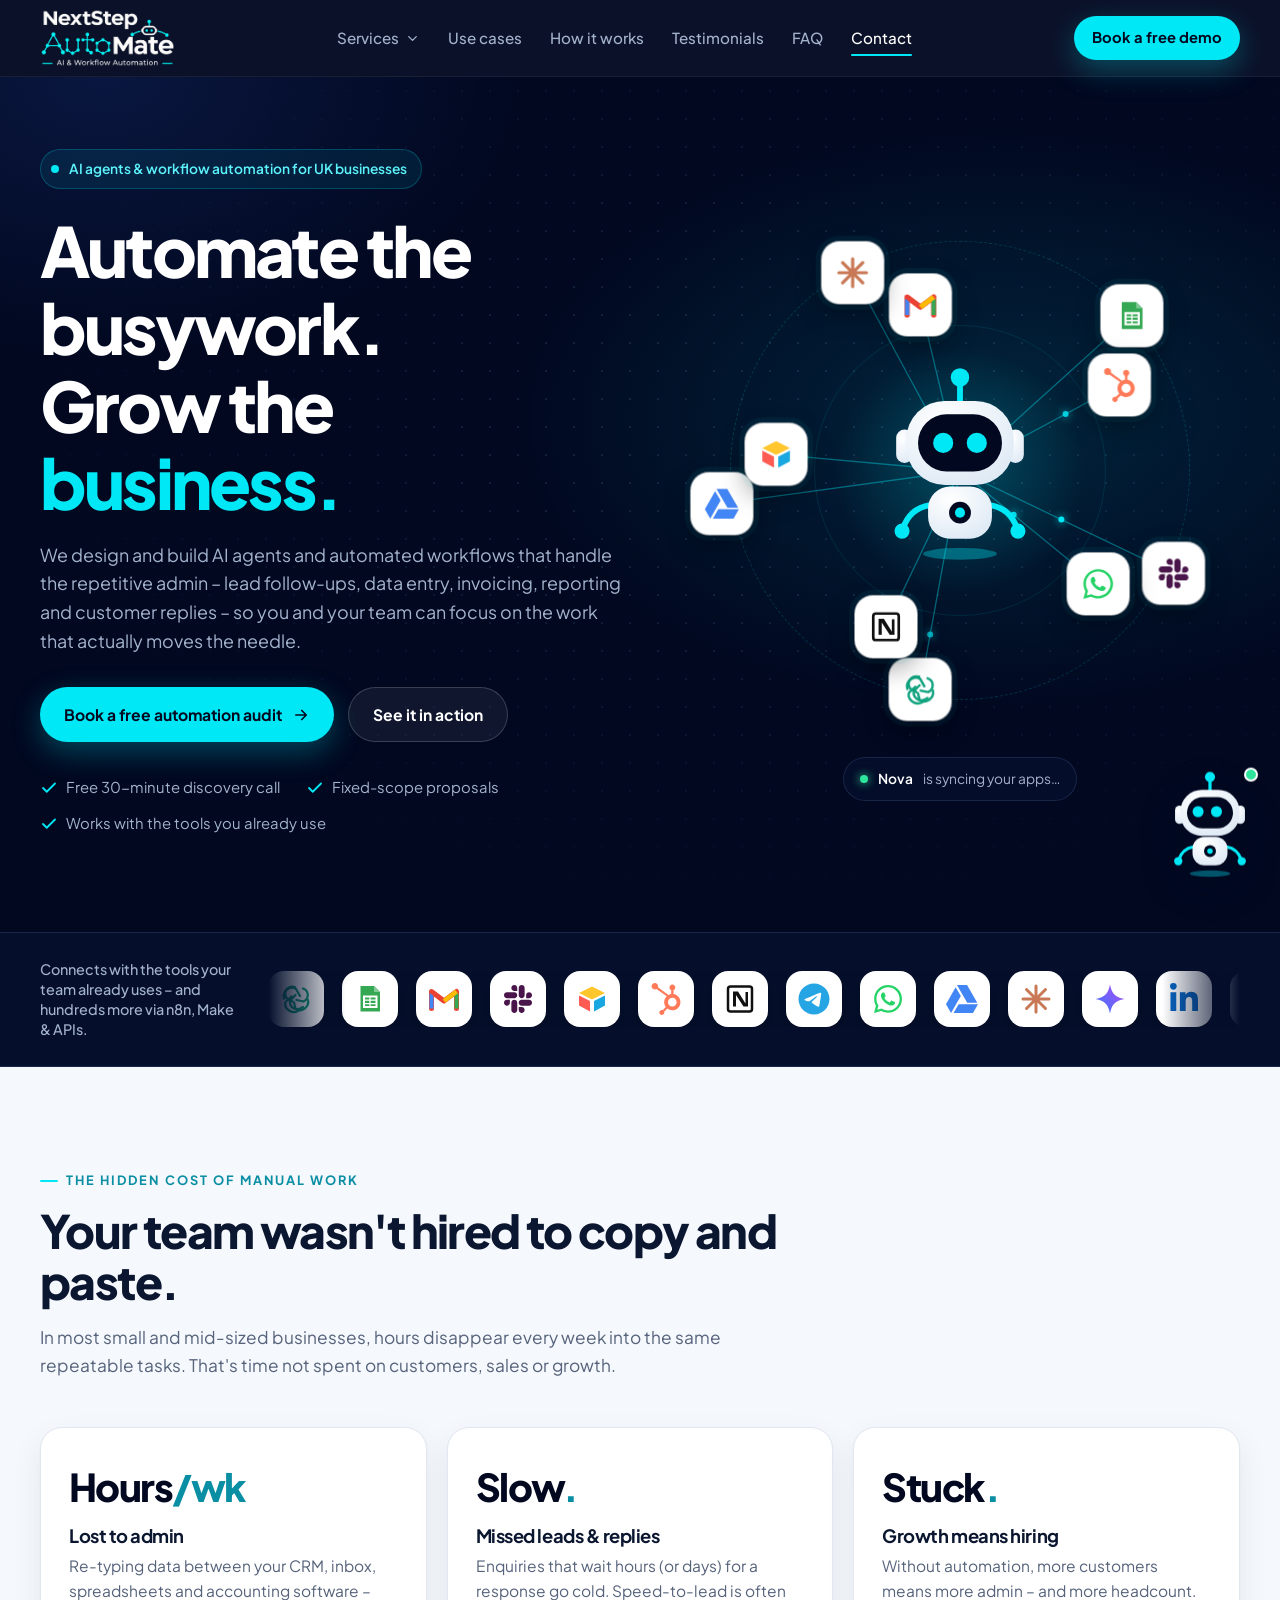
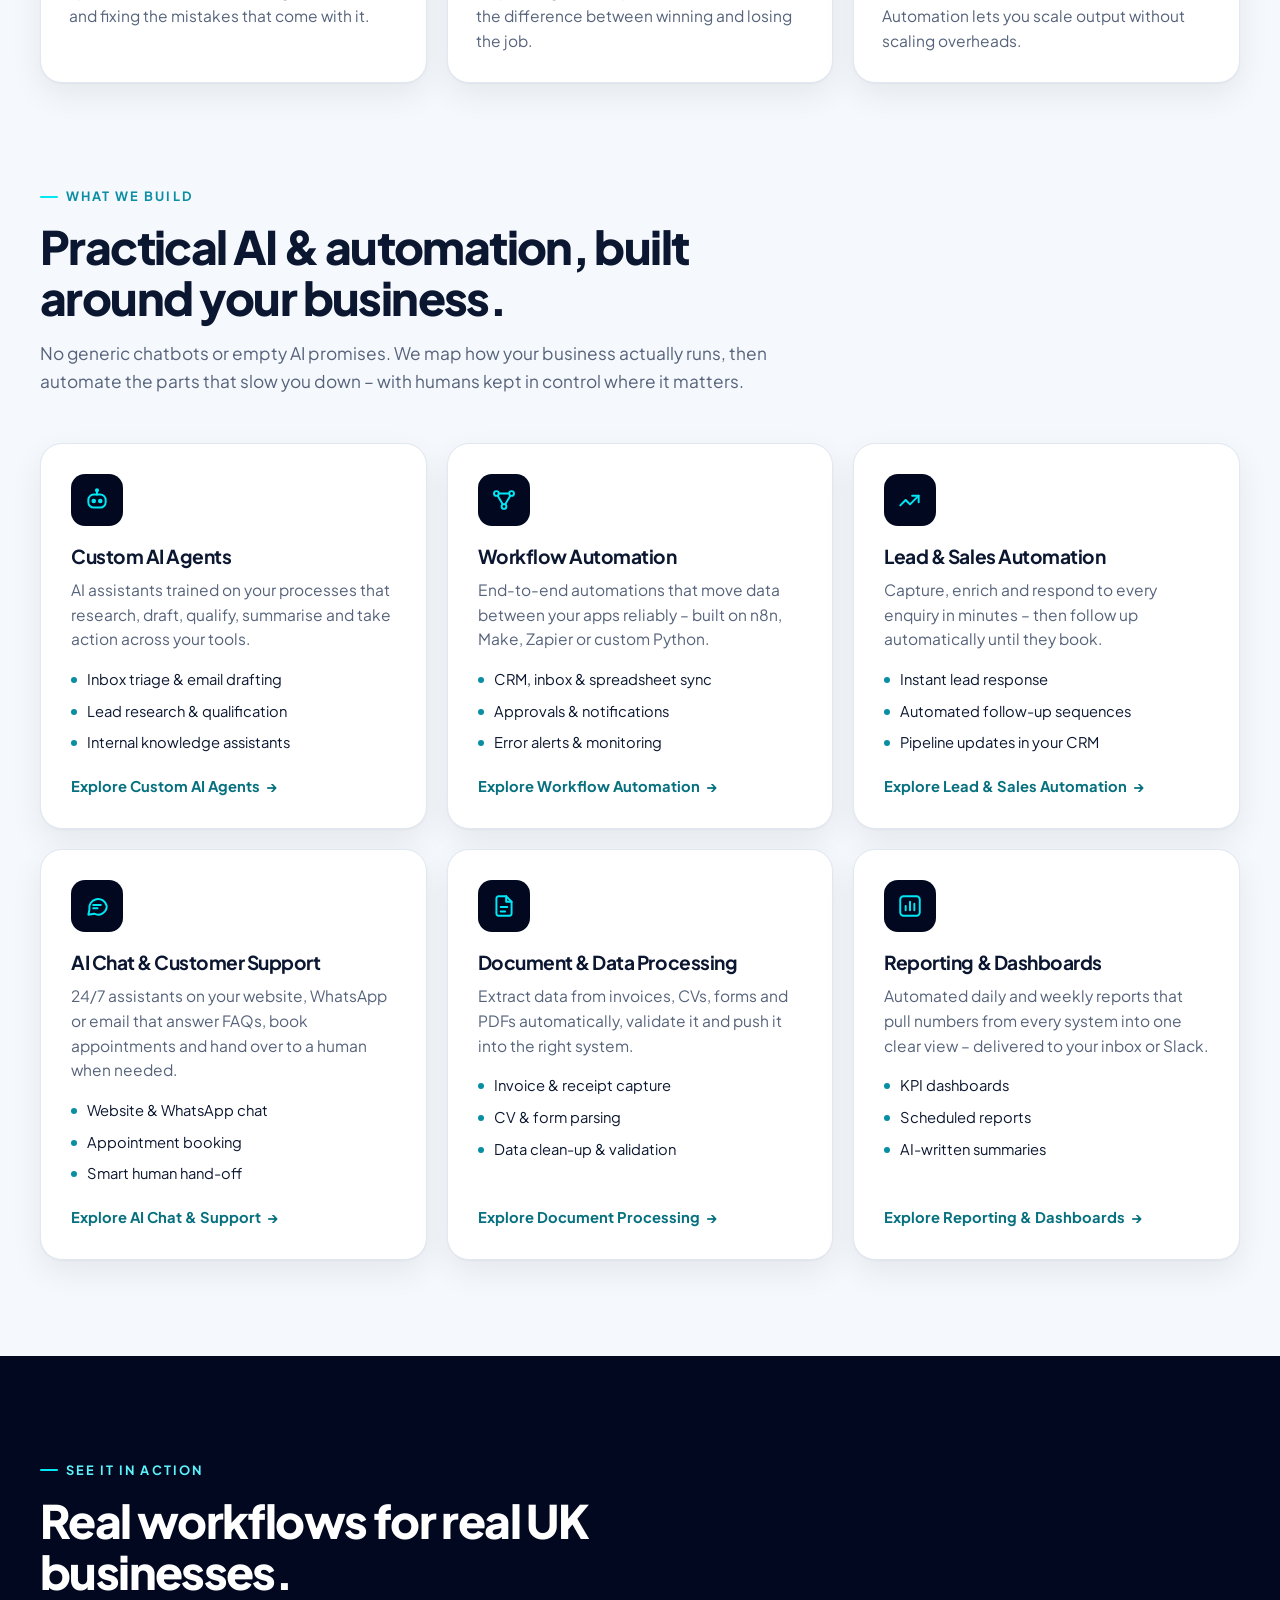
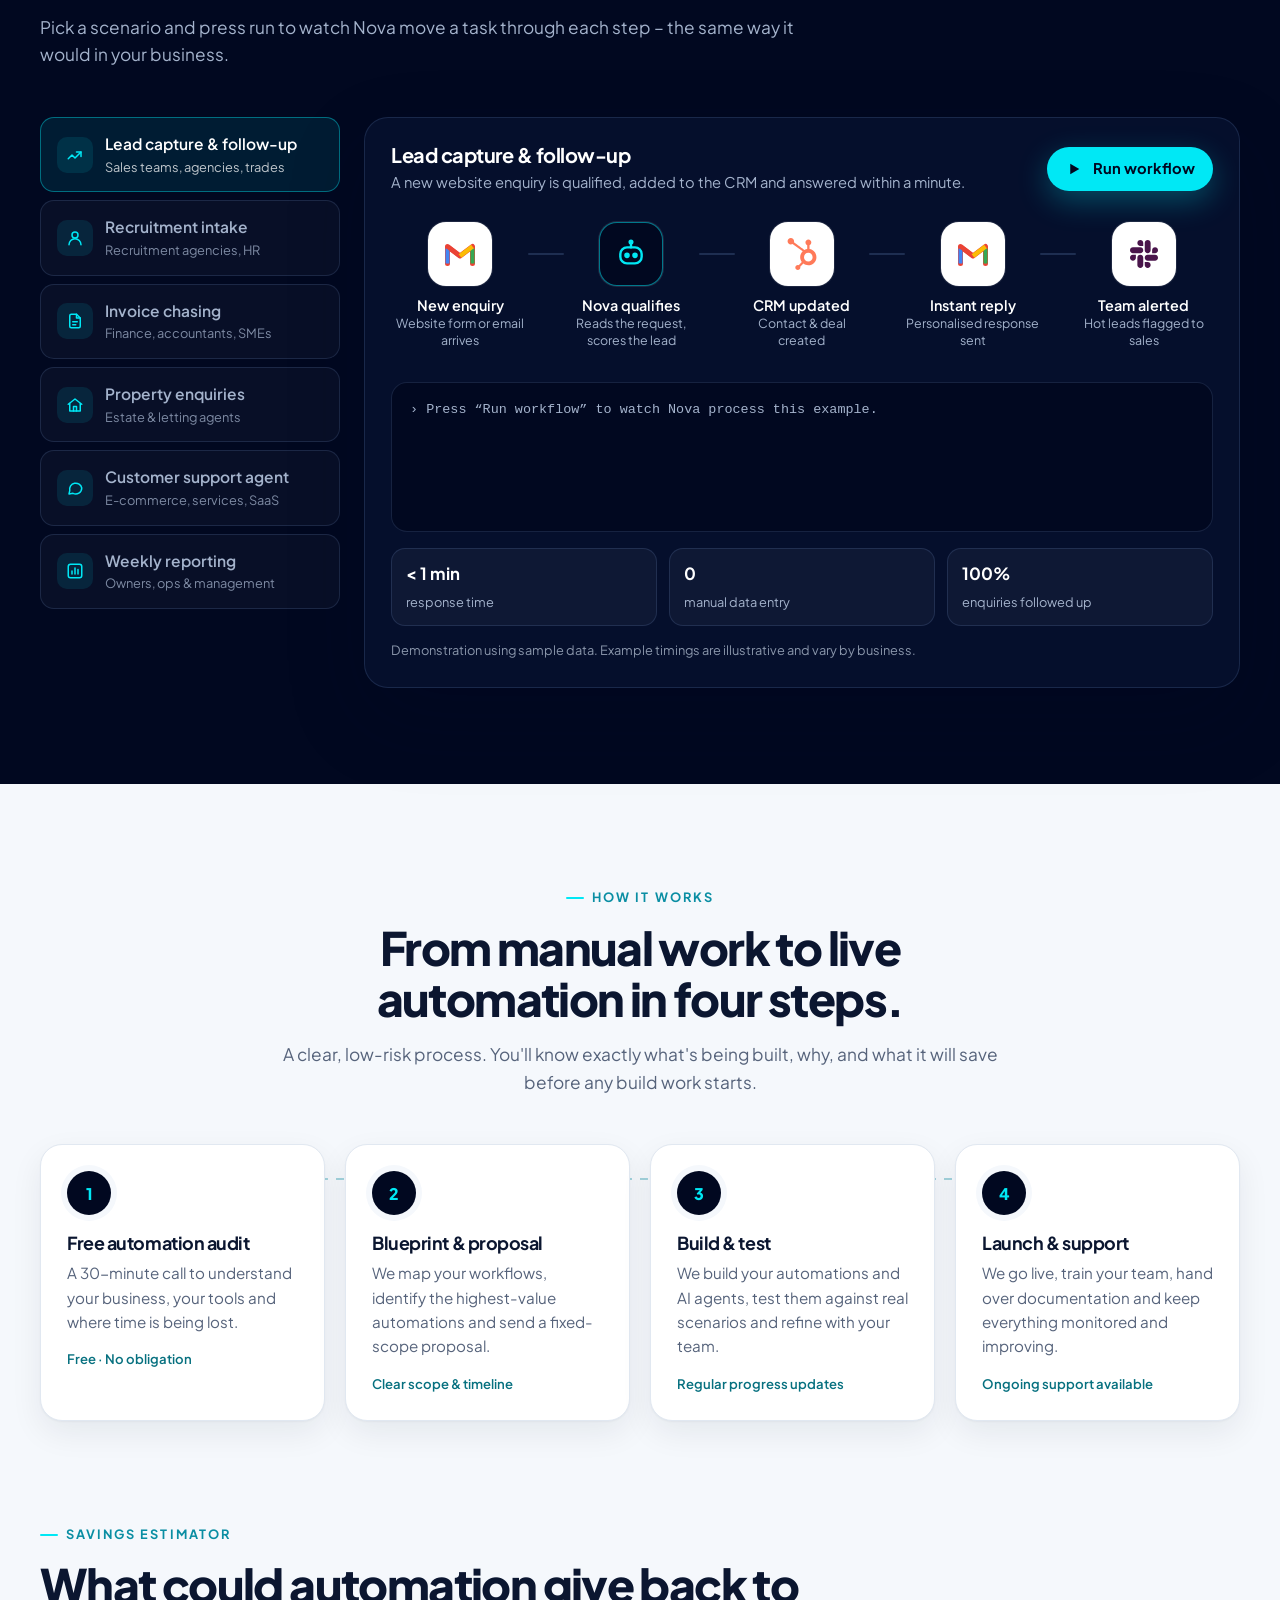
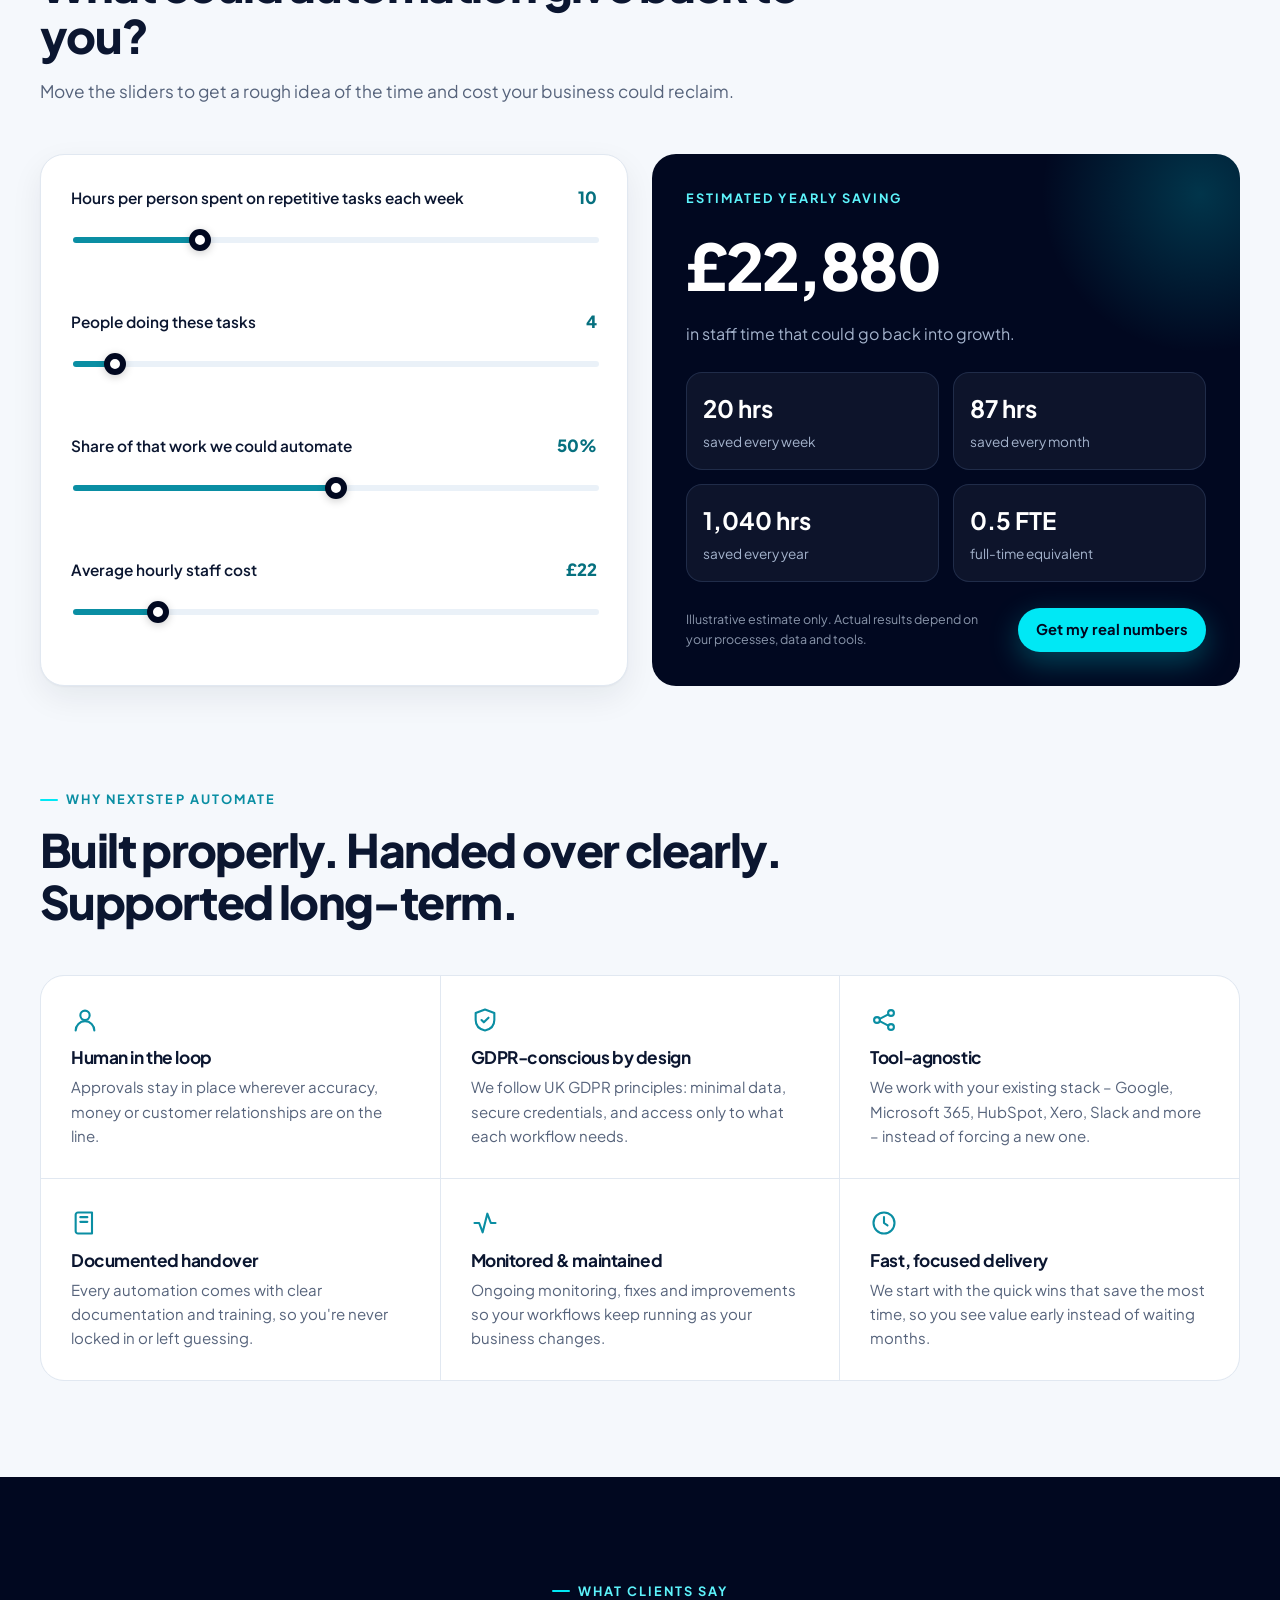
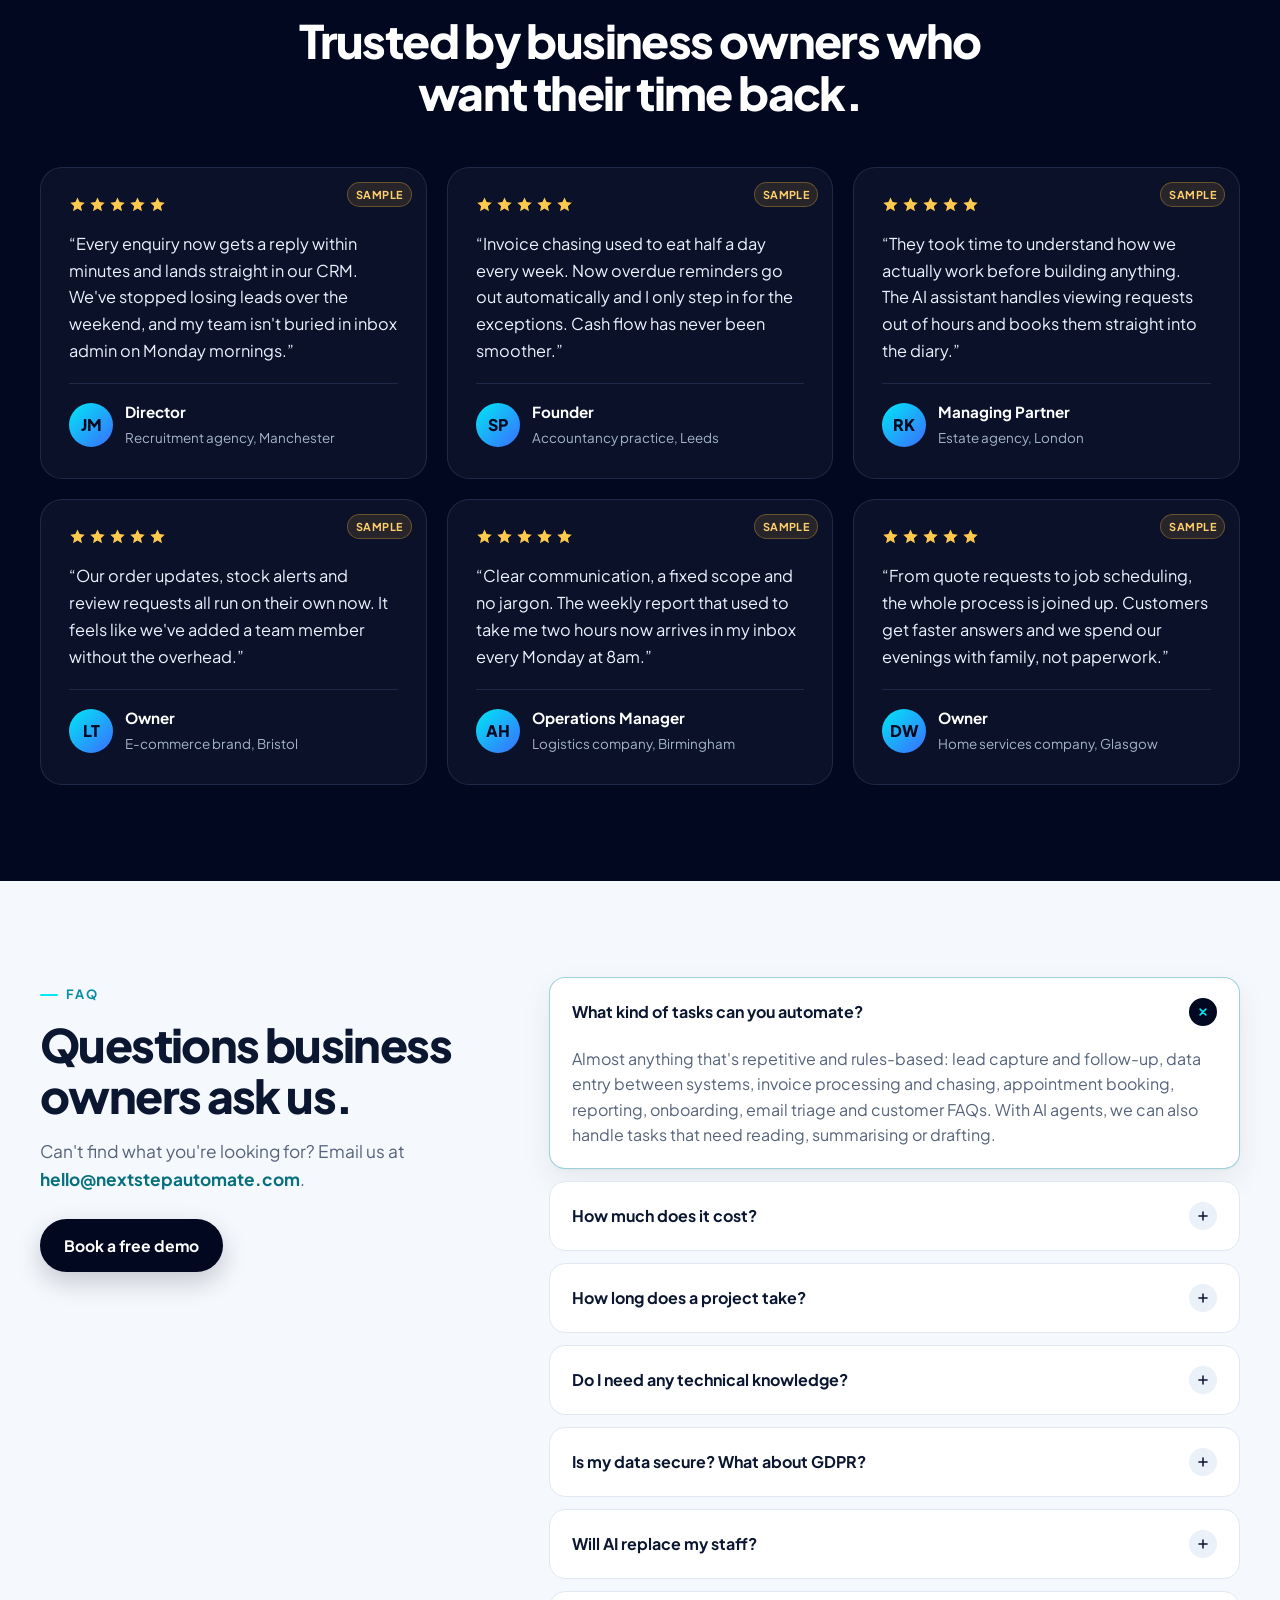
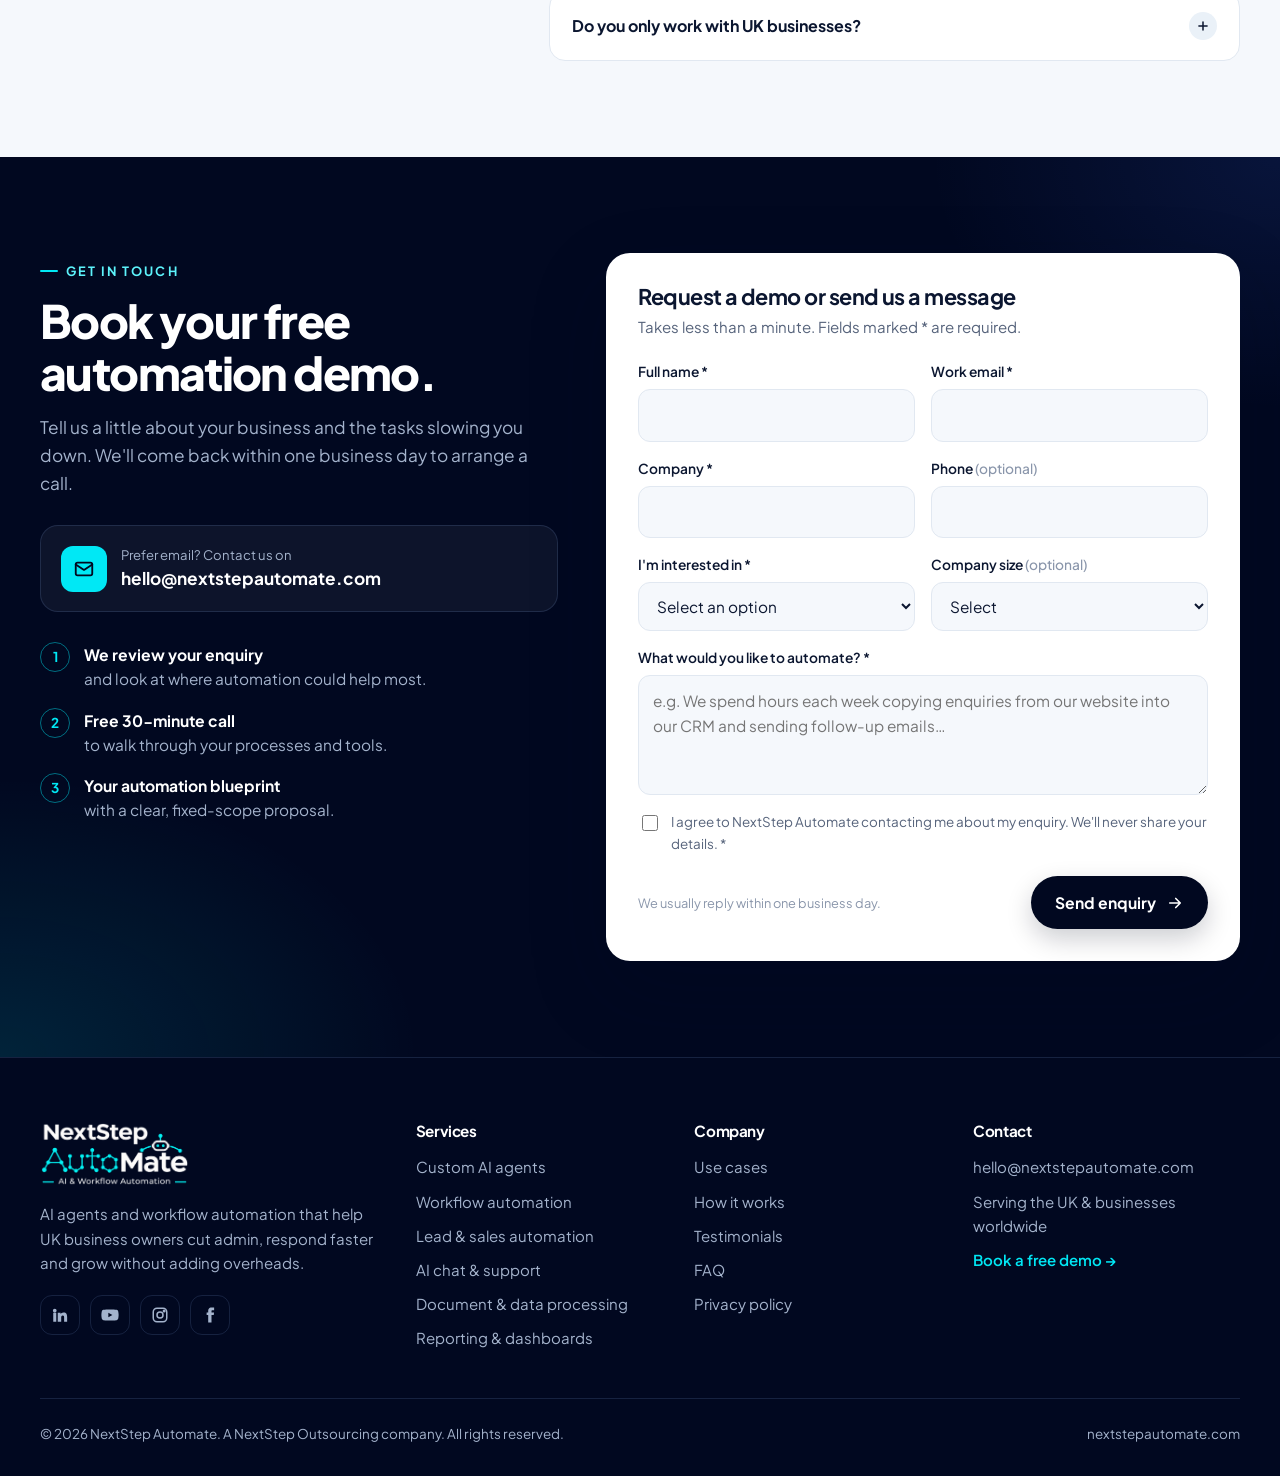
<file: index.html>
<!doctype html>
<html lang="en-GB">
<head>
<meta charset="UTF-8" />
<meta name="viewport" content="width=device-width, initial-scale=1.0" />
<title>NextStep Automate | AI Agents &amp; Workflow Automation for UK Businesses</title>
<meta name="description" content="NextStep Automate designs and builds AI agents and workflow automations for UK business owners. Cut repetitive admin, respond faster and scale without adding headcount. Book a free automation audit." />
<meta name="theme-color" content="#010820" />
<meta property="og:title" content="NextStep Automate | AI &amp; Workflow Automation" />
<meta property="og:description" content="AI agents and workflow automation that give UK teams their hours back. Book a free automation audit." />
<meta property="og:url" content="https://nextstepautomate.com" />
<meta property="og:type" content="website" />
<link rel="canonical" href="https://nextstepautomate.com/" />
<link rel="icon" type="image/svg+xml" href="data:image/svg+xml,%3Csvg xmlns='http://www.w3.org/2000/svg' viewBox='0 0 64 64'%3E%3Crect width='64' height='64' rx='14' fill='%23010820'/%3E%3Cpath d='M32 20V11' stroke='%2300f5ff' stroke-width='4' stroke-linecap='round'/%3E%3Ccircle cx='32' cy='9' r='5' fill='%2300f5ff'/%3E%3Crect x='10' y='20' width='44' height='32' rx='16' fill='%23fff'/%3E%3Crect x='16' y='26' width='32' height='20' rx='10' fill='%23010820'/%3E%3Ccircle cx='25' cy='36' r='4' fill='%2300f5ff'/%3E%3Ccircle cx='39' cy='36' r='4' fill='%2300f5ff'/%3E%3C/svg%3E" />
<link rel="preconnect" href="https://fonts.googleapis.com" />
<link rel="preconnect" href="https://fonts.gstatic.com" crossorigin />
<link href="https://fonts.googleapis.com/css2?family=Plus+Jakarta+Sans:wght@400;500;600;700;800&display=swap" rel="stylesheet" />
<script>document.documentElement.classList.add('js');</script>
<link rel="stylesheet" href="assets/site.css" />
</head>
<body data-page="home">

<!-- Reusable Nova (AI agent) graphic -->
<template id="novaTpl">
  <div class="nova" aria-hidden="true">
    <svg viewBox="0 0 200 236">
      <defs>
        <radialGradient id="__ID__shine" cx="35%" cy="25%" r="80%"><stop offset="0" stop-color="#ffffff"/><stop offset="1" stop-color="#dfeaf5"/></radialGradient>
      </defs>
      <ellipse class="shadow" cx="100" cy="226" rx="44" ry="7" fill="rgba(0,232,245,.35)"/>
      <g class="float">
        <g class="arm-l"><path d="M64 168 Q40 172 32 196" stroke="#00e8f5" stroke-width="7" stroke-linecap="round" fill="none"/><circle cx="31" cy="199" r="9" fill="#00e8f5"/></g>
        <g class="arm-r"><path d="M136 168 Q160 172 168 196" stroke="#00e8f5" stroke-width="7" stroke-linecap="round" fill="none"/><circle cx="169" cy="199" r="9" fill="#00e8f5"/></g>
        <rect x="62" y="146" width="76" height="62" rx="26" fill="url(#__ID__shine)"/>
        <circle cx="100" cy="177" r="13" fill="#010820"/>
        <circle class="chest" cx="100" cy="177" r="6" fill="#00e8f5"/>
        <path d="M100 46V22" stroke="#00e8f5" stroke-width="7" stroke-linecap="round"/>
        <circle class="antenna-ball" cx="100" cy="16" r="11" fill="#00e8f5"/>
        <rect x="24" y="78" width="20" height="40" rx="10" fill="url(#__ID__shine)"/>
        <rect x="156" y="78" width="20" height="40" rx="10" fill="url(#__ID__shine)"/>
        <rect x="36" y="44" width="128" height="100" rx="46" fill="url(#__ID__shine)"/>
        <rect x="50" y="60" width="100" height="68" rx="34" fill="#010820"/>
        <g class="eyes"><g class="lids"><circle cx="80" cy="94" r="12" fill="#00e8f5"/><circle cx="120" cy="94" r="12" fill="#00e8f5"/></g></g>
      </g>
    </svg>
  </div>
</template>

<header class="topbar" id="top">
  <div class="container nav">
    <a href="#top" class="brand" aria-label="NextStep Automate home"><img src="assets/logo.png" alt="NextStep Automate – AI &amp; Workflow Automation" width="320" height="137" /></a>
    <nav class="nav-links" aria-label="Primary">
      <div class="nav-dd" id="navServices">
        <button type="button" class="nav-dd-btn" aria-expanded="false" aria-controls="servicesDropdown" data-section="services">Services <svg class="chev" viewBox="0 0 24 24" fill="none" stroke="currentColor" stroke-width="2.2" stroke-linecap="round" stroke-linejoin="round" aria-hidden="true"><path d="m6 9 6 6 6-6"/></svg></button>
        <div class="nav-dd-menu" id="servicesDropdown" role="menu">
          <a href="services/custom-ai-agents.html" role="menuitem">Custom AI Agents</a>
          <a href="services/workflow-automation.html" role="menuitem">Workflow Automation</a>
          <a href="services/lead-sales-automation.html" role="menuitem">Lead &amp; Sales Automation</a>
          <a href="services/ai-chat-customer-support.html" role="menuitem">AI Chat &amp; Customer Support</a>
          <a href="services/document-data-processing.html" role="menuitem">Document &amp; Data Processing</a>
          <a href="services/reporting-dashboards.html" role="menuitem">Reporting &amp; Dashboards</a>
        </div>
      </div>
      <a href="#demo">Use cases</a>
      <a href="#process">How it works</a>
      <a href="#testimonials">Testimonials</a>
      <a href="#faq">FAQ</a>
      <a href="#contact">Contact</a>
    </nav>
    <div class="nav-cta">
      <a class="btn btn-cyan btn-sm" href="#contact">Book a free demo</a>
      <button class="burger" id="burger" aria-label="Open menu" aria-expanded="false" aria-controls="mobileMenu"><svg width="22" height="22" viewBox="0 0 24 24" fill="none" stroke="currentColor" stroke-width="2" stroke-linecap="round"><path d="M4 7h16M4 12h16M4 17h16"/></svg></button>
    </div>
  </div>
  <nav class="mobile-menu" id="mobileMenu" aria-label="Mobile">
    <div class="mob-dd" id="mobServices">
      <button type="button" class="mob-dd-btn" aria-expanded="false" aria-controls="mobServicesMenu"><span>Services</span><svg class="chev" viewBox="0 0 24 24" fill="none" stroke="currentColor" stroke-width="2.2" stroke-linecap="round" stroke-linejoin="round" aria-hidden="true"><path d="m6 9 6 6 6-6"/></svg></button>  
      <div class="mob-dd-menu" id="mobServicesMenu">
        <a href="services/custom-ai-agents.html">Custom AI Agents</a>
        <a href="services/workflow-automation.html">Workflow Automation</a>
        <a href="services/lead-sales-automation.html">Lead &amp; Sales Automation</a>
        <a href="services/ai-chat-customer-support.html">AI Chat &amp; Customer Support</a>
        <a href="services/document-data-processing.html">Document &amp; Data Processing</a>
        <a href="services/reporting-dashboards.html">Reporting &amp; Dashboards</a>
      </div>
    </div>
    <a href="#demo">Use cases</a>
    <a href="#process">How it works</a>
    <a href="#testimonials">Testimonials</a>
    <a href="#faq">FAQ</a>
    <a href="#contact">Contact</a>
    <a class="btn btn-cyan" href="#contact">Book a free demo</a>
  </nav>
</header>

<main>
  <!-- HERO -->
  <section class="hero" id="home">
    <div class="hero-grid-bg"></div>
    <div class="container hero-inner">
      <div>
        <span class="eyebrow reveal"><span class="pulse"></span>AI agents &amp; workflow automation for UK businesses</span>
        <h1 class="reveal d1">Automate the busywork.<br/>Grow the <span class="hl">business.</span></h1>
        <p class="lead reveal d2">We design and build AI agents and automated workflows that handle the repetitive admin – lead follow-ups, data entry, invoicing, reporting and customer replies – so you and your team can focus on the work that actually moves the needle.</p>
        <div class="hero-actions reveal d3">
          <a class="btn btn-cyan" href="#contact">Book a free automation audit <svg viewBox="0 0 24 24" fill="none" stroke="currentColor" stroke-width="2.2" stroke-linecap="round" stroke-linejoin="round"><path d="M5 12h14M13 6l6 6-6 6"/></svg></a>
          <a class="btn btn-ghost-dark" href="#demo">See it in action</a>
        </div>
        <div class="hero-points reveal d3">
          <span><svg viewBox="0 0 24 24" fill="none" stroke="currentColor" stroke-width="2.4" stroke-linecap="round" stroke-linejoin="round"><path d="M20 6 9 17l-5-5"/></svg>Free 30-minute discovery call</span>
          <span><svg viewBox="0 0 24 24" fill="none" stroke="currentColor" stroke-width="2.4" stroke-linecap="round" stroke-linejoin="round"><path d="M20 6 9 17l-5-5"/></svg>Fixed-scope proposals</span>
          <span><svg viewBox="0 0 24 24" fill="none" stroke="currentColor" stroke-width="2.4" stroke-linecap="round" stroke-linejoin="round"><path d="M20 6 9 17l-5-5"/></svg>Works with the tools you already use</span>
        </div>
      </div>
      <div class="hub reveal d2" id="hub" aria-label="Nova, our AI agent, connecting your business apps">
        <div class="hub-ring"></div><div class="hub-ring r2"></div><div class="hub-glow"></div>
        <svg class="hub-lines" id="hubLines" aria-hidden="true"></svg>
        <div class="hub-nova" id="hubNova"></div>
        <div class="hub-caption"><span class="dot"></span><b>Nova</b> is syncing your apps…</div>
      </div>
    </div>
  </section>

  <!-- INTEGRATIONS -->
  <div class="integrations" aria-label="Tools we integrate with">
    <div class="container">
      <p>Connects with the tools your team already uses – and hundreds more via n8n, Make &amp; APIs.</p>
      <div class="marquee"><div class="marquee-track" id="marquee"></div></div>
    </div>
  </div>

  <!-- PROBLEM -->
  <section id="why">
    <div class="container">
      <div class="section-head reveal">
        <span class="kicker">The hidden cost of manual work</span>
        <h2>Your team wasn't hired to copy and paste.</h2>
        <p>In most small and mid-sized businesses, hours disappear every week into the same repeatable tasks. That's time not spent on customers, sales or growth.</p>
      </div>
      <div class="pain-grid">
        <div class="pain reveal"><div class="num">Hours<span>/wk</span></div><h3>Lost to admin</h3><p>Re-typing data between your CRM, inbox, spreadsheets and accounting software – and fixing the mistakes that come with it.</p></div>
        <div class="pain reveal d1"><div class="num">Slow<span>.</span></div><h3>Missed leads &amp; replies</h3><p>Enquiries that wait hours (or days) for a response go cold. Speed-to-lead is often the difference between winning and losing the job.</p></div>
        <div class="pain reveal d2"><div class="num">Stuck<span>.</span></div><h3>Growth means hiring</h3><p>Without automation, more customers means more admin – and more headcount. Automation lets you scale output without scaling overheads.</p></div>
      </div>
    </div>
  </section>

  <!-- SERVICES -->
  <section id="services" style="padding-top:0">
    <div class="container">
      <div class="section-head reveal">
        <span class="kicker">What we build</span>
        <h2>Practical AI &amp; automation, built around your business.</h2>
        <p>No generic chatbots or empty AI promises. We map how your business actually runs, then automate the parts that slow you down – with humans kept in control where it matters.</p>
      </div>
      <div class="services-grid">
        <a class="service reveal" href="services/custom-ai-agents.html" id="service-ai-agents">
          <div class="ico"><svg viewBox="0 0 24 24" fill="none" stroke="currentColor" stroke-width="1.8" stroke-linecap="round" stroke-linejoin="round"><rect x="4" y="7" width="16" height="12" rx="5"/><path d="M12 7V4"/><circle cx="12" cy="3" r="1"/><circle cx="9" cy="13" r="1.2" fill="currentColor"/><circle cx="15" cy="13" r="1.2" fill="currentColor"/></svg></div>
          <h3>Custom AI Agents</h3>
          <p>AI assistants trained on your processes that research, draft, qualify, summarise and take action across your tools.</p>
          <ul><li>Inbox triage &amp; email drafting</li><li>Lead research &amp; qualification</li><li>Internal knowledge assistants</li></ul>
          <span class="service-cta">Explore Custom AI Agents <span aria-hidden="true">→</span></span>
        </a>
        <a class="service reveal d1" href="services/workflow-automation.html" id="service-workflow-automation">
          <div class="ico"><svg viewBox="0 0 24 24" fill="none" stroke="currentColor" stroke-width="1.8" stroke-linecap="round" stroke-linejoin="round"><circle cx="5" cy="6" r="2.2"/><circle cx="19" cy="6" r="2.2"/><circle cx="12" cy="18" r="2.2"/><path d="M7.2 6h9.6M6.2 8l4.6 8M17.8 8l-4.6 8"/></svg></div>
          <h3>Workflow Automation</h3>
          <p>End-to-end automations that move data between your apps reliably – built on n8n, Make, Zapier or custom Python.</p>
          <ul><li>CRM, inbox &amp; spreadsheet sync</li><li>Approvals &amp; notifications</li><li>Error alerts &amp; monitoring</li></ul>
          <span class="service-cta">Explore Workflow Automation <span aria-hidden="true">→</span></span>
        </a>
        <a class="service reveal d2" href="services/lead-sales-automation.html" id="service-lead-sales">
          <div class="ico"><svg viewBox="0 0 24 24" fill="none" stroke="currentColor" stroke-width="1.8" stroke-linecap="round" stroke-linejoin="round"><path d="M3 17l5-5 4 4 8-8"/><path d="M14 8h6v6"/></svg></div>
          <h3>Lead &amp; Sales Automation</h3>
          <p>Capture, enrich and respond to every enquiry in minutes – then follow up automatically until they book.</p>
          <ul><li>Instant lead response</li><li>Automated follow-up sequences</li><li>Pipeline updates in your CRM</li></ul>
          <span class="service-cta">Explore Lead &amp; Sales Automation <span aria-hidden="true">→</span></span>
        </a>
        <a class="service reveal" href="services/ai-chat-customer-support.html" id="service-ai-support">
          <div class="ico"><svg viewBox="0 0 24 24" fill="none" stroke="currentColor" stroke-width="1.8" stroke-linecap="round" stroke-linejoin="round"><path d="M21 12a8 8 0 0 1-11.6 7.1L4 20l1-4.6A8 8 0 1 1 21 12Z"/><path d="M8.5 11h7M8.5 14h4"/></svg></div>
          <h3>AI Chat &amp; Customer Support</h3>
          <p>24/7 assistants on your website, WhatsApp or email that answer FAQs, book appointments and hand over to a human when needed.</p>
          <ul><li>Website &amp; WhatsApp chat</li><li>Appointment booking</li><li>Smart human hand-off</li></ul>
          <span class="service-cta">Explore AI Chat &amp; Support <span aria-hidden="true">→</span></span>
        </a>
        <a class="service reveal d1" href="services/document-data-processing.html" id="service-document-data">
          <div class="ico"><svg viewBox="0 0 24 24" fill="none" stroke="currentColor" stroke-width="1.8" stroke-linecap="round" stroke-linejoin="round"><path d="M14 3H7a2 2 0 0 0-2 2v14a2 2 0 0 0 2 2h10a2 2 0 0 0 2-2V8z"/><path d="M14 3v5h5M9 13h6M9 17h4"/></svg></div>
          <h3>Document &amp; Data Processing</h3>
          <p>Extract data from invoices, CVs, forms and PDFs automatically, validate it and push it into the right system.</p>
          <ul><li>Invoice &amp; receipt capture</li><li>CV &amp; form parsing</li><li>Data clean-up &amp; validation</li></ul>
          <span class="service-cta">Explore Document Processing <span aria-hidden="true">→</span></span>
        </a>
        <a class="service reveal d2" href="services/reporting-dashboards.html" id="service-reporting">
          <div class="ico"><svg viewBox="0 0 24 24" fill="none" stroke="currentColor" stroke-width="1.8" stroke-linecap="round" stroke-linejoin="round"><rect x="3" y="3" width="18" height="18" rx="3"/><path d="M8 16v-4M12 16V8M16 16v-6"/></svg></div>
          <h3>Reporting &amp; Dashboards</h3>
          <p>Automated daily and weekly reports that pull numbers from every system into one clear view – delivered to your inbox or Slack.</p>
          <ul><li>KPI dashboards</li><li>Scheduled reports</li><li>AI-written summaries</li></ul>
          <span class="service-cta">Explore Reporting &amp; Dashboards <span aria-hidden="true">→</span></span>
        </a>
      </div>
    </div>
  </section>

  <!-- DEMO / USE CASES -->
  <section class="dark" id="demo">
    <div class="container">
      <div class="section-head reveal">
        <span class="kicker">See it in action</span>
        <h2>Real workflows for real UK businesses.</h2>
        <p>Pick a scenario and press run to watch Nova move a task through each step – the same way it would in your business.</p>
      </div>
      <div class="demo-wrap">
        <div class="demo-tabs reveal" id="demoTabs" role="tablist"></div>
        <div class="demo-panel reveal d1">
          <div class="demo-top">
            <div><h3 id="demoTitle">Lead capture &amp; follow-up</h3><p id="demoSub"></p></div>
            <button class="btn btn-cyan btn-sm" id="runBtn"><svg viewBox="0 0 24 24" fill="currentColor"><path d="M7 5v14l12-7z"/></svg>Run workflow</button>
          </div>
          <div class="flow" id="flow"></div>
          <div class="console" id="console" aria-live="polite"></div>
          <div class="demo-result" id="demoResult"></div>
          <p class="demo-note">Demonstration using sample data. Example timings are illustrative and vary by business.</p>
        </div>
      </div>
    </div>
  </section>

  <!-- PROCESS -->
  <section id="process">
    <div class="container">
      <div class="section-head center reveal">
        <span class="kicker">How it works</span>
        <h2>From manual work to live automation in four steps.</h2>
        <p>A clear, low-risk process. You'll know exactly what's being built, why, and what it will save before any build work starts.</p>
      </div>
      <div class="steps">
        <div class="step reveal"><div class="n">1</div><h3>Free automation audit</h3><p>A 30-minute call to understand your business, your tools and where time is being lost.</p><div class="meta">Free · No obligation</div></div>
        <div class="step reveal d1"><div class="n">2</div><h3>Blueprint &amp; proposal</h3><p>We map your workflows, identify the highest-value automations and send a fixed-scope proposal.</p><div class="meta">Clear scope &amp; timeline</div></div>
        <div class="step reveal d2"><div class="n">3</div><h3>Build &amp; test</h3><p>We build your automations and AI agents, test them against real scenarios and refine with your team.</p><div class="meta">Regular progress updates</div></div>
        <div class="step reveal d3"><div class="n">4</div><h3>Launch &amp; support</h3><p>We go live, train your team, hand over documentation and keep everything monitored and improving.</p><div class="meta">Ongoing support available</div></div>
      </div>
    </div>
  </section>

  <!-- CALCULATOR -->
  <section id="savings" style="padding-top:0">
    <div class="container">
      <div class="section-head reveal">
        <span class="kicker">Savings estimator</span>
        <h2>What could automation give back to you?</h2>
        <p>Move the sliders to get a rough idea of the time and cost your business could reclaim.</p>
      </div>
      <div class="calc">
        <div class="calc-controls reveal">
          <div class="range"><label for="rHours">Hours per person spent on repetitive tasks each week <output id="oHours">10</output></label><input id="rHours" type="range" min="1" max="40" value="10" /></div>
          <div class="range"><label for="rTeam">People doing these tasks <output id="oTeam">4</output></label><input id="rTeam" type="range" min="1" max="50" value="4" /></div>
          <div class="range"><label for="rCover">Share of that work we could automate <output id="oCover">50%</output></label><input id="rCover" type="range" min="10" max="90" step="5" value="50" /></div>
          <div class="range"><label for="rRate">Average hourly staff cost <output id="oRate">£22</output></label><input id="rRate" type="range" min="12" max="80" value="22" /></div>
        </div>
        <div class="calc-board reveal d1">
          <div>
            <div class="lbl">Estimated yearly saving</div>
            <div class="big" id="cYear">£22,880</div>
            <div class="sub">in staff time that could go back into growth.</div>
            <div class="calc-stats">
              <div><b id="cWeek">20 hrs</b><span>saved every week</span></div>
              <div><b id="cMonth">87 hrs</b><span>saved every month</span></div>
              <div><b id="cYearHrs">1,040 hrs</b><span>saved every year</span></div>
              <div><b id="cFte">0.6 FTE</b><span>full-time equivalent</span></div>
            </div>
          </div>
          <div class="calc-foot">
            <small>Illustrative estimate only. Actual results depend on your processes, data and tools.</small>
            <a class="btn btn-cyan btn-sm" href="#contact">Get my real numbers</a>
          </div>
        </div>
      </div>
    </div>
  </section>

  <!-- WHY US -->
  <section id="approach" style="padding-top:0">
    <div class="container">
      <div class="section-head reveal">
        <span class="kicker">Why NextStep Automate</span>
        <h2>Built properly. Handed over clearly. Supported long-term.</h2>
      </div>
      <div class="why-grid reveal">
        <div class="why"><svg viewBox="0 0 24 24" fill="none" stroke="currentColor" stroke-width="1.8" stroke-linecap="round" stroke-linejoin="round"><circle cx="12" cy="8" r="4"/><path d="M4 21a8 8 0 0 1 16 0"/></svg><h3>Human in the loop</h3><p>Approvals stay in place wherever accuracy, money or customer relationships are on the line.</p></div>
        <div class="why"><svg viewBox="0 0 24 24" fill="none" stroke="currentColor" stroke-width="1.8" stroke-linecap="round" stroke-linejoin="round"><path d="M12 3l8 3v6c0 5-3.5 8-8 9-4.5-1-8-4-8-9V6z"/><path d="M9 12l2 2 4-4"/></svg><h3>GDPR-conscious by design</h3><p>We follow UK GDPR principles: minimal data, secure credentials, and access only to what each workflow needs.</p></div>
        <div class="why"><svg viewBox="0 0 24 24" fill="none" stroke="currentColor" stroke-width="1.8" stroke-linecap="round" stroke-linejoin="round"><circle cx="6" cy="12" r="2.5"/><circle cx="18" cy="6" r="2.5"/><circle cx="18" cy="18" r="2.5"/><path d="M8.3 11l7.4-3.8M8.3 13l7.4 3.8"/></svg><h3>Tool-agnostic</h3><p>We work with your existing stack – Google, Microsoft 365, HubSpot, Xero, Slack and more – instead of forcing a new one.</p></div>
        <div class="why"><svg viewBox="0 0 24 24" fill="none" stroke="currentColor" stroke-width="1.8" stroke-linecap="round" stroke-linejoin="round"><path d="M4 19V5a2 2 0 0 1 2-2h12v18H6a2 2 0 0 1-2-2Z"/><path d="M8 7h6M8 11h6"/></svg><h3>Documented handover</h3><p>Every automation comes with clear documentation and training, so you're never locked in or left guessing.</p></div>
        <div class="why"><svg viewBox="0 0 24 24" fill="none" stroke="currentColor" stroke-width="1.8" stroke-linecap="round" stroke-linejoin="round"><path d="M3 12h4l3 8 4-16 3 8h4"/></svg><h3>Monitored &amp; maintained</h3><p>Ongoing monitoring, fixes and improvements so your workflows keep running as your business changes.</p></div>
        <div class="why"><svg viewBox="0 0 24 24" fill="none" stroke="currentColor" stroke-width="1.8" stroke-linecap="round" stroke-linejoin="round"><circle cx="12" cy="12" r="9"/><path d="M12 7v5l3 2"/></svg><h3>Fast, focused delivery</h3><p>We start with the quick wins that save the most time, so you see value early instead of waiting months.</p></div>
      </div>
    </div>
  </section>

  <!-- TESTIMONIALS -->
  <!-- IMPORTANT: The quotes below are SAMPLE placeholders to show the layout.
       Replace them with real, approved client testimonials (and remove the "Sample" flags) before going live. -->
  <section class="dark" id="testimonials">
    <div class="container">
      <div class="section-head center reveal">
        <span class="kicker">What clients say</span>
        <h2>Trusted by business owners who want their time back.</h2>
      </div>
      <div class="t-grid">
        <article class="t-card reveal"><span class="flag">Sample</span><div class="stars"><svg viewBox="0 0 24 24" fill="currentColor"><path d="m12 2 3 6.6 7.2.8-5.4 4.9 1.5 7.1L12 17.8 5.7 21.4l1.5-7.1L1.8 9.4 9 8.6z"/></svg><svg viewBox="0 0 24 24" fill="currentColor"><path d="m12 2 3 6.6 7.2.8-5.4 4.9 1.5 7.1L12 17.8 5.7 21.4l1.5-7.1L1.8 9.4 9 8.6z"/></svg><svg viewBox="0 0 24 24" fill="currentColor"><path d="m12 2 3 6.6 7.2.8-5.4 4.9 1.5 7.1L12 17.8 5.7 21.4l1.5-7.1L1.8 9.4 9 8.6z"/></svg><svg viewBox="0 0 24 24" fill="currentColor"><path d="m12 2 3 6.6 7.2.8-5.4 4.9 1.5 7.1L12 17.8 5.7 21.4l1.5-7.1L1.8 9.4 9 8.6z"/></svg><svg viewBox="0 0 24 24" fill="currentColor"><path d="m12 2 3 6.6 7.2.8-5.4 4.9 1.5 7.1L12 17.8 5.7 21.4l1.5-7.1L1.8 9.4 9 8.6z"/></svg></div><blockquote>“Every enquiry now gets a reply within minutes and lands straight in our CRM. We've stopped losing leads over the weekend, and my team isn't buried in inbox admin on Monday mornings.”</blockquote><div class="who"><div class="av">JM</div><div><b>Director</b><span>Recruitment agency, Manchester</span></div></div></article>
        <article class="t-card reveal d1"><span class="flag">Sample</span><div class="stars"><svg viewBox="0 0 24 24" fill="currentColor"><path d="m12 2 3 6.6 7.2.8-5.4 4.9 1.5 7.1L12 17.8 5.7 21.4l1.5-7.1L1.8 9.4 9 8.6z"/></svg><svg viewBox="0 0 24 24" fill="currentColor"><path d="m12 2 3 6.6 7.2.8-5.4 4.9 1.5 7.1L12 17.8 5.7 21.4l1.5-7.1L1.8 9.4 9 8.6z"/></svg><svg viewBox="0 0 24 24" fill="currentColor"><path d="m12 2 3 6.6 7.2.8-5.4 4.9 1.5 7.1L12 17.8 5.7 21.4l1.5-7.1L1.8 9.4 9 8.6z"/></svg><svg viewBox="0 0 24 24" fill="currentColor"><path d="m12 2 3 6.6 7.2.8-5.4 4.9 1.5 7.1L12 17.8 5.7 21.4l1.5-7.1L1.8 9.4 9 8.6z"/></svg><svg viewBox="0 0 24 24" fill="currentColor"><path d="m12 2 3 6.6 7.2.8-5.4 4.9 1.5 7.1L12 17.8 5.7 21.4l1.5-7.1L1.8 9.4 9 8.6z"/></svg></div><blockquote>“Invoice chasing used to eat half a day every week. Now overdue reminders go out automatically and I only step in for the exceptions. Cash flow has never been smoother.”</blockquote><div class="who"><div class="av">SP</div><div><b>Founder</b><span>Accountancy practice, Leeds</span></div></div></article>
        <article class="t-card reveal d2"><span class="flag">Sample</span><div class="stars"><svg viewBox="0 0 24 24" fill="currentColor"><path d="m12 2 3 6.6 7.2.8-5.4 4.9 1.5 7.1L12 17.8 5.7 21.4l1.5-7.1L1.8 9.4 9 8.6z"/></svg><svg viewBox="0 0 24 24" fill="currentColor"><path d="m12 2 3 6.6 7.2.8-5.4 4.9 1.5 7.1L12 17.8 5.7 21.4l1.5-7.1L1.8 9.4 9 8.6z"/></svg><svg viewBox="0 0 24 24" fill="currentColor"><path d="m12 2 3 6.6 7.2.8-5.4 4.9 1.5 7.1L12 17.8 5.7 21.4l1.5-7.1L1.8 9.4 9 8.6z"/></svg><svg viewBox="0 0 24 24" fill="currentColor"><path d="m12 2 3 6.6 7.2.8-5.4 4.9 1.5 7.1L12 17.8 5.7 21.4l1.5-7.1L1.8 9.4 9 8.6z"/></svg><svg viewBox="0 0 24 24" fill="currentColor"><path d="m12 2 3 6.6 7.2.8-5.4 4.9 1.5 7.1L12 17.8 5.7 21.4l1.5-7.1L1.8 9.4 9 8.6z"/></svg></div><blockquote>“They took time to understand how we actually work before building anything. The AI assistant handles viewing requests out of hours and books them straight into the diary.”</blockquote><div class="who"><div class="av">RK</div><div><b>Managing Partner</b><span>Estate agency, London</span></div></div></article>
        <article class="t-card reveal"><span class="flag">Sample</span><div class="stars"><svg viewBox="0 0 24 24" fill="currentColor"><path d="m12 2 3 6.6 7.2.8-5.4 4.9 1.5 7.1L12 17.8 5.7 21.4l1.5-7.1L1.8 9.4 9 8.6z"/></svg><svg viewBox="0 0 24 24" fill="currentColor"><path d="m12 2 3 6.6 7.2.8-5.4 4.9 1.5 7.1L12 17.8 5.7 21.4l1.5-7.1L1.8 9.4 9 8.6z"/></svg><svg viewBox="0 0 24 24" fill="currentColor"><path d="m12 2 3 6.6 7.2.8-5.4 4.9 1.5 7.1L12 17.8 5.7 21.4l1.5-7.1L1.8 9.4 9 8.6z"/></svg><svg viewBox="0 0 24 24" fill="currentColor"><path d="m12 2 3 6.6 7.2.8-5.4 4.9 1.5 7.1L12 17.8 5.7 21.4l1.5-7.1L1.8 9.4 9 8.6z"/></svg><svg viewBox="0 0 24 24" fill="currentColor"><path d="m12 2 3 6.6 7.2.8-5.4 4.9 1.5 7.1L12 17.8 5.7 21.4l1.5-7.1L1.8 9.4 9 8.6z"/></svg></div><blockquote>“Our order updates, stock alerts and review requests all run on their own now. It feels like we've added a team member without the overhead.”</blockquote><div class="who"><div class="av">LT</div><div><b>Owner</b><span>E-commerce brand, Bristol</span></div></div></article>
        <article class="t-card reveal d1"><span class="flag">Sample</span><div class="stars"><svg viewBox="0 0 24 24" fill="currentColor"><path d="m12 2 3 6.6 7.2.8-5.4 4.9 1.5 7.1L12 17.8 5.7 21.4l1.5-7.1L1.8 9.4 9 8.6z"/></svg><svg viewBox="0 0 24 24" fill="currentColor"><path d="m12 2 3 6.6 7.2.8-5.4 4.9 1.5 7.1L12 17.8 5.7 21.4l1.5-7.1L1.8 9.4 9 8.6z"/></svg><svg viewBox="0 0 24 24" fill="currentColor"><path d="m12 2 3 6.6 7.2.8-5.4 4.9 1.5 7.1L12 17.8 5.7 21.4l1.5-7.1L1.8 9.4 9 8.6z"/></svg><svg viewBox="0 0 24 24" fill="currentColor"><path d="m12 2 3 6.6 7.2.8-5.4 4.9 1.5 7.1L12 17.8 5.7 21.4l1.5-7.1L1.8 9.4 9 8.6z"/></svg><svg viewBox="0 0 24 24" fill="currentColor"><path d="m12 2 3 6.6 7.2.8-5.4 4.9 1.5 7.1L12 17.8 5.7 21.4l1.5-7.1L1.8 9.4 9 8.6z"/></svg></div><blockquote>“Clear communication, a fixed scope and no jargon. The weekly report that used to take me two hours now arrives in my inbox every Monday at 8am.”</blockquote><div class="who"><div class="av">AH</div><div><b>Operations Manager</b><span>Logistics company, Birmingham</span></div></div></article>
        <article class="t-card reveal d2"><span class="flag">Sample</span><div class="stars"><svg viewBox="0 0 24 24" fill="currentColor"><path d="m12 2 3 6.6 7.2.8-5.4 4.9 1.5 7.1L12 17.8 5.7 21.4l1.5-7.1L1.8 9.4 9 8.6z"/></svg><svg viewBox="0 0 24 24" fill="currentColor"><path d="m12 2 3 6.6 7.2.8-5.4 4.9 1.5 7.1L12 17.8 5.7 21.4l1.5-7.1L1.8 9.4 9 8.6z"/></svg><svg viewBox="0 0 24 24" fill="currentColor"><path d="m12 2 3 6.6 7.2.8-5.4 4.9 1.5 7.1L12 17.8 5.7 21.4l1.5-7.1L1.8 9.4 9 8.6z"/></svg><svg viewBox="0 0 24 24" fill="currentColor"><path d="m12 2 3 6.6 7.2.8-5.4 4.9 1.5 7.1L12 17.8 5.7 21.4l1.5-7.1L1.8 9.4 9 8.6z"/></svg><svg viewBox="0 0 24 24" fill="currentColor"><path d="m12 2 3 6.6 7.2.8-5.4 4.9 1.5 7.1L12 17.8 5.7 21.4l1.5-7.1L1.8 9.4 9 8.6z"/></svg></div><blockquote>“From quote requests to job scheduling, the whole process is joined up. Customers get faster answers and we spend our evenings with family, not paperwork.”</blockquote><div class="who"><div class="av">DW</div><div><b>Owner</b><span>Home services company, Glasgow</span></div></div></article>
      </div>
    </div>
  </section>

  <!-- FAQ -->
  <section id="faq">
    <div class="container faq-wrap">
      <div class="section-head reveal" style="margin-bottom:0">
        <span class="kicker">FAQ</span>
        <h2>Questions business owners ask us.</h2>
        <p>Can't find what you're looking for? Email us at <a href="mailto:hello@nextstepautomate.com" style="color:var(--teal-ink);font-weight:700">hello@nextstepautomate.com</a>.</p>
        <a class="btn btn-navy" href="#contact" style="margin-top:26px">Book a free demo</a>
      </div>
      <div class="faq-list reveal d1">
        <details class="faq" open><summary>What kind of tasks can you automate?<span class="pm"><svg viewBox="0 0 24 24" fill="none" stroke="currentColor" stroke-width="2.6" stroke-linecap="round"><path d="M12 5v14M5 12h14"/></svg></span></summary><div class="ans">Almost anything that's repetitive and rules-based: lead capture and follow-up, data entry between systems, invoice processing and chasing, appointment booking, reporting, onboarding, email triage and customer FAQs. With AI agents, we can also handle tasks that need reading, summarising or drafting.</div></details>
        <details class="faq"><summary>How much does it cost?<span class="pm"><svg viewBox="0 0 24 24" fill="none" stroke="currentColor" stroke-width="2.6" stroke-linecap="round"><path d="M12 5v14M5 12h14"/></svg></span></summary><div class="ans">Every business is different, so we don't sell one-size-fits-all packages. After a free audit call, we send a fixed-scope proposal with a clear price and timeline – no surprises. Book a demo and we'll show you exactly what's possible for your budget.</div></details>
        <details class="faq"><summary>How long does a project take?<span class="pm"><svg viewBox="0 0 24 24" fill="none" stroke="currentColor" stroke-width="2.6" stroke-linecap="round"><path d="M12 5v14M5 12h14"/></svg></span></summary><div class="ans">Simple workflows can be live within one to two weeks. Larger, multi-system automations or custom AI agents typically take three to six weeks, depending on scope. We always start with quick wins so you see value early.</div></details>
        <details class="faq"><summary>Do I need any technical knowledge?<span class="pm"><svg viewBox="0 0 24 24" fill="none" stroke="currentColor" stroke-width="2.6" stroke-linecap="round"><path d="M12 5v14M5 12h14"/></svg></span></summary><div class="ans">None at all. We handle the design, build, testing and hosting. You'll get simple documentation and training so your team knows how everything works and what to do if anything needs attention.</div></details>
        <details class="faq"><summary>Is my data secure? What about GDPR?<span class="pm"><svg viewBox="0 0 24 24" fill="none" stroke="currentColor" stroke-width="2.6" stroke-linecap="round"><path d="M12 5v14M5 12h14"/></svg></span></summary><div class="ans">Yes. We design every workflow around UK GDPR principles: we only touch the data each process needs, store credentials securely, use reputable providers and keep a human approval step for sensitive actions. We're happy to work within your existing data-protection policies.</div></details>
        <details class="faq"><summary>Will AI replace my staff?<span class="pm"><svg viewBox="0 0 24 24" fill="none" stroke="currentColor" stroke-width="2.6" stroke-linecap="round"><path d="M12 5v14M5 12h14"/></svg></span></summary><div class="ans">Our aim is to remove the repetitive work, not the people. Automation frees your team to focus on customers, sales and decisions that need a human – which is usually where they add the most value.</div></details>
        <details class="faq"><summary>Do you only work with UK businesses?<span class="pm"><svg viewBox="0 0 24 24" fill="none" stroke="currentColor" stroke-width="2.6" stroke-linecap="round"><path d="M12 5v14M5 12h14"/></svg></span></summary><div class="ans">The UK is our main focus, but we work with businesses worldwide. Calls, delivery and support are arranged around your time zone.</div></details>
      </div>
    </div>
  </section>

  <!-- CONTACT -->
  <section class="contact" id="contact">
    <div class="container contact-grid">
      <div class="reveal">
        <span class="kicker" style="color:var(--cyan-2)">Get in touch</span>
        <h2>Book your free automation demo.</h2>
        <p class="intro">Tell us a little about your business and the tasks slowing you down. We'll come back within one business day to arrange a call.</p>
        <a class="contact-email" href="mailto:hello@nextstepautomate.com?subject=Automation%20enquiry">
          <span class="ei"><svg viewBox="0 0 24 24" fill="none" stroke="currentColor" stroke-width="2" stroke-linecap="round" stroke-linejoin="round"><rect x="3" y="5" width="18" height="14" rx="2"/><path d="m3 7 9 6 9-6"/></svg></span>
          <span><small>Prefer email? Contact us on</small><b>hello@nextstepautomate.com</b></span>
        </a>
        <ul class="next-steps">
          <li><span class="n">1</span><div><b>We review your enquiry</b>and look at where automation could help most.</div></li>
          <li><span class="n">2</span><div><b>Free 30-minute call</b>to walk through your processes and tools.</div></li>
          <li><span class="n">3</span><div><b>Your automation blueprint</b>with a clear, fixed-scope proposal.</div></li>
        </ul>
      </div>
      <form class="form reveal d1" id="contactForm" data-endpoint="https://script.google.com/macros/s/AKfycbxdxnnkMb_35V6l8-z1Xlcg-TuW-Q2Z6aAKQw0Q5hltdXUvE1nVmT8TB8iY9VKY7Dn0-w/exec" novalidate>
        <div class="form-body">
          <h3>Request a demo or send us a message</h3>
          <p>Takes less than a minute. Fields marked * are required.</p>
          <div class="fields">
            <div class="field"><label for="fName">Full name *</label><input id="fName" name="name" autocomplete="name" required /><span class="err">Please enter your name.</span></div>
            <div class="field"><label for="fEmail">Work email *</label><input id="fEmail" name="email" type="email" autocomplete="email" required /><span class="err">Please enter a valid email.</span></div>
            <div class="field"><label for="fCompany">Company *</label><input id="fCompany" name="company" autocomplete="organization" required /><span class="err">Please enter your company name.</span></div>
            <div class="field"><label for="fPhone">Phone <span class="opt">(optional)</span></label><input id="fPhone" name="phone" type="tel" autocomplete="tel" /></div>
            <div class="field"><label for="fType">I'm interested in *</label>
              <select id="fType" name="interest" required>
                <option value="">Select an option</option>
                <option>Booking a free demo / automation audit</option>
                <option>Custom AI agent</option>
                <option>Workflow automation</option>
                <option>Lead &amp; sales automation</option>
                <option>AI chat &amp; customer support</option>
                <option>Document &amp; data processing</option>
                <option>Reporting &amp; dashboards</option>
                <option>Something else</option>
              </select><span class="err">Please choose an option.</span></div>
            <div class="field"><label for="fSize">Company size <span class="opt">(optional)</span></label>
              <select id="fSize" name="size"><option value="">Select</option><option>1–10 employees</option><option>11–50 employees</option><option>51–200 employees</option><option>200+ employees</option></select></div>
            <div class="field full"><label for="fMsg">What would you like to automate? *</label><textarea id="fMsg" name="message" required placeholder="e.g. We spend hours each week copying enquiries from our website into our CRM and sending follow-up emails…"></textarea><span class="err">Please tell us a little about your needs.</span></div>
            <label class="consent"><input type="checkbox" id="fConsent" name="consent" value="Yes" required /> <span>I agree to NextStep Automate contacting me about my enquiry. We'll never share your details. *</span></label>
          </div>
          <div class="form-foot">
            <small>We usually reply within one business day.</small>
            <button class="btn btn-navy" type="submit" id="sendBtn">Send enquiry <svg viewBox="0 0 24 24" fill="none" stroke="currentColor" stroke-width="2.2" stroke-linecap="round" stroke-linejoin="round"><path d="M5 12h14M13 6l6 6-6 6"/></svg></button>
          </div>
        </div>
        <div class="form-success" role="status">
          <div class="tick"><svg viewBox="0 0 24 24" fill="none" stroke="currentColor" stroke-width="2.6" stroke-linecap="round" stroke-linejoin="round"><path d="M20 6 9 17l-5-5"/></svg></div>
          <h3>Thanks – we've got it!</h3>
          <p id="successMsg">We'll be in touch within one business day. You can also reach us any time at hello@nextstepautomate.com.</p>
        </div>
      </form>
    </div>
  </section>
</main>

<footer>
  <div class="container">
    <div class="foot-grid">
      <div class="foot-brand">
        <img src="assets/logo.png" alt="NextStep Automate" width="320" height="137" loading="lazy" />
        <p>AI agents and workflow automation that help UK business owners cut admin, respond faster and grow without adding overheads.</p>
        <div class="socials">
          <a href="#" aria-label="NextStep Automate on LinkedIn"><svg viewBox="0 0 24 24" fill="currentColor"><path d="M4.98 3.5a2.5 2.5 0 1 1 0 5 2.5 2.5 0 0 1 0-5zM3 9h4v12H3zM9 9h3.8v1.7h.1c.5-1 1.8-2 3.8-2 4 0 4.8 2.6 4.8 6V21h-4v-5.5c0-1.3 0-3-1.8-3s-2.1 1.4-2.1 2.9V21H9z"/></svg></a>
          <a href="#" aria-label="NextStep Automate on YouTube"><svg viewBox="0 0 24 24" fill="currentColor"><path d="M23 7.2a3 3 0 0 0-2.1-2.1C19 4.6 12 4.6 12 4.6s-7 0-8.9.5A3 3 0 0 0 1 7.2 31 31 0 0 0 .5 12a31 31 0 0 0 .5 4.8 3 3 0 0 0 2.1 2.1c1.9.5 8.9.5 8.9.5s7 0 8.9-.5a3 3 0 0 0 2.1-2.1 31 31 0 0 0 .5-4.8 31 31 0 0 0-.5-4.8zM9.8 15.1V8.9l5.4 3.1z"/></svg></a>
          <a href="#" aria-label="NextStep Automate on Instagram"><svg viewBox="0 0 24 24" fill="none" stroke="currentColor" stroke-width="2"><rect x="3" y="3" width="18" height="18" rx="5"/><circle cx="12" cy="12" r="4"/><circle cx="17.5" cy="6.5" r="1" fill="currentColor"/></svg></a>
          <a href="#" aria-label="NextStep Automate on Facebook"><svg viewBox="0 0 24 24" fill="currentColor"><path d="M14 8.5V6.8c0-.8.5-1 1-1h2.5V2h-3.4C10.4 2 9.6 4.7 9.6 6.5v2H7.5V12h2.1v10H14V12h3l.4-3.5z"/></svg></a>
        </div>
      </div>
      <div>
        <h4>Services</h4>
        <ul>
          <li><a href="services/custom-ai-agents.html">Custom AI agents</a></li>
          <li><a href="services/workflow-automation.html">Workflow automation</a></li>
          <li><a href="services/lead-sales-automation.html">Lead &amp; sales automation</a></li>
          <li><a href="services/ai-chat-customer-support.html">AI chat &amp; support</a></li>
          <li><a href="services/document-data-processing.html">Document &amp; data processing</a></li>
          <li><a href="services/reporting-dashboards.html">Reporting &amp; dashboards</a></li>
        </ul>
      </div>
      <div>
        <h4>Company</h4>
        <ul><li><a href="#demo">Use cases</a></li><li><a href="#process">How it works</a></li><li><a href="#testimonials">Testimonials</a></li><li><a href="#faq">FAQ</a></li><li><a href="privacy.html">Privacy policy</a></li></ul>
      </div>
      <div>
        <h4>Contact</h4>
        <ul>
          <li><a href="mailto:hello@nextstepautomate.com">hello@nextstepautomate.com</a></li>
          <li>Serving the UK &amp; businesses worldwide</li>
          <li><a href="#contact" style="color:var(--cyan);font-weight:600">Book a free demo →</a></li>
        </ul>
      </div>
    </div>
    <div class="foot-bottom">
      <span>© <span id="yr">2026</span> NextStep Automate. A NextStep Outsourcing company. All rights reserved.</span>
      <span>nextstepautomate.com</span>
    </div>
  </div>
</footer>

<!-- Floating Nova companion + ambient app logos (desktop) -->
<div id="ambient" aria-hidden="true"><svg id="ambientSvg"></svg></div>
<div id="novaFloat" role="button" tabindex="0" aria-label="Open Nova assistant"><span class="badge"></span></div>
<div class="nova-panel" id="novaPanel" role="dialog" aria-label="Nova assistant">
  <header>
    <div class="mini" id="novaMini"></div>
    <div><b>Nova</b><span>NextStep's AI assistant</span></div>
    <button class="close" id="novaClose" aria-label="Close"><svg width="18" height="18" viewBox="0 0 24 24" fill="none" stroke="currentColor" stroke-width="2.2" stroke-linecap="round"><path d="M6 6l12 12M18 6 6 18"/></svg></button>
  </header>
  <div class="msg">Hi, I'm Nova 👋 I help businesses automate the boring stuff. What would you like to do?</div>
  <div class="acts">
    <a class="primary" href="#contact" data-close>Book a free demo <span>→</span></a>
    <a href="#demo" data-close>See a workflow in action <span>→</span></a>
    <a href="#savings" data-close>Estimate my savings <span>→</span></a>
    <a href="mailto:hello@nextstepautomate.com?subject=Automation%20enquiry">Email hello@nextstepautomate.com <span>→</span></a>
  </div>
</div>

<script src="assets/site.js" defer></script>
</body>
</html>
</file>
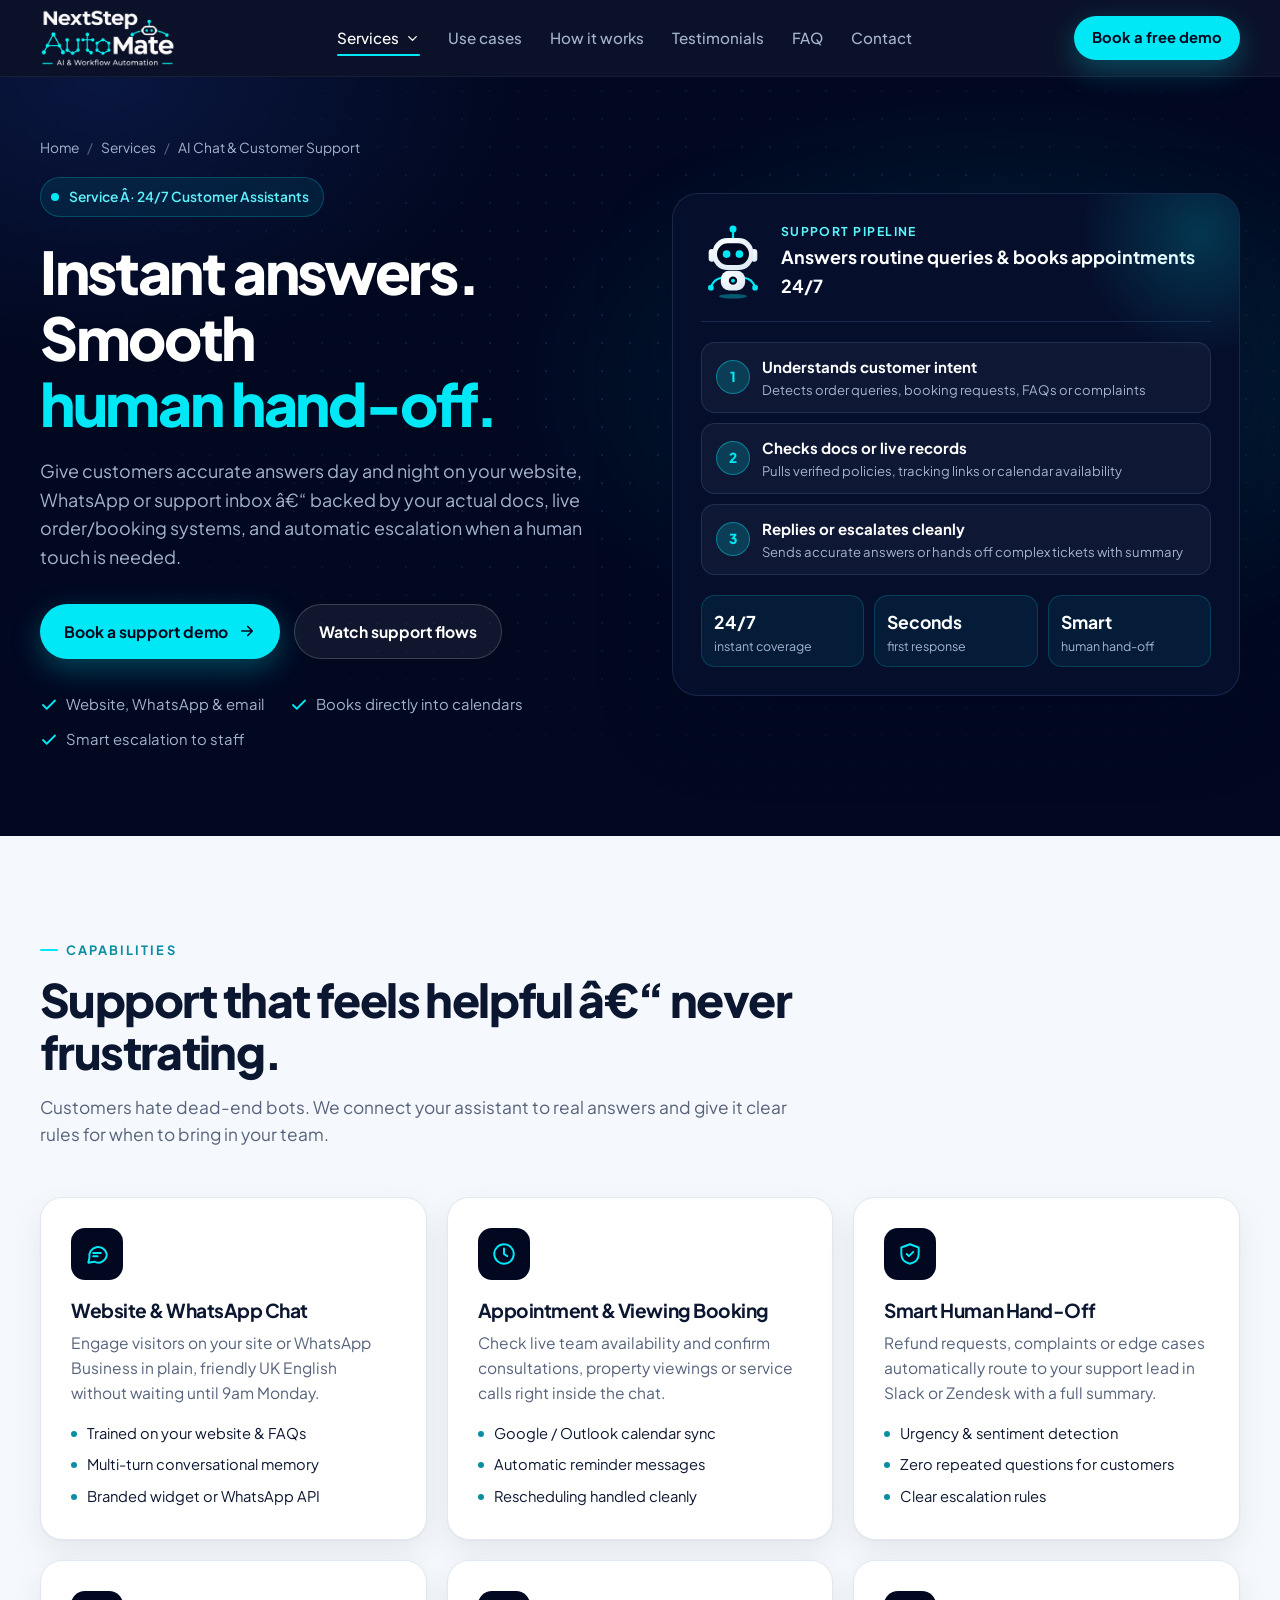
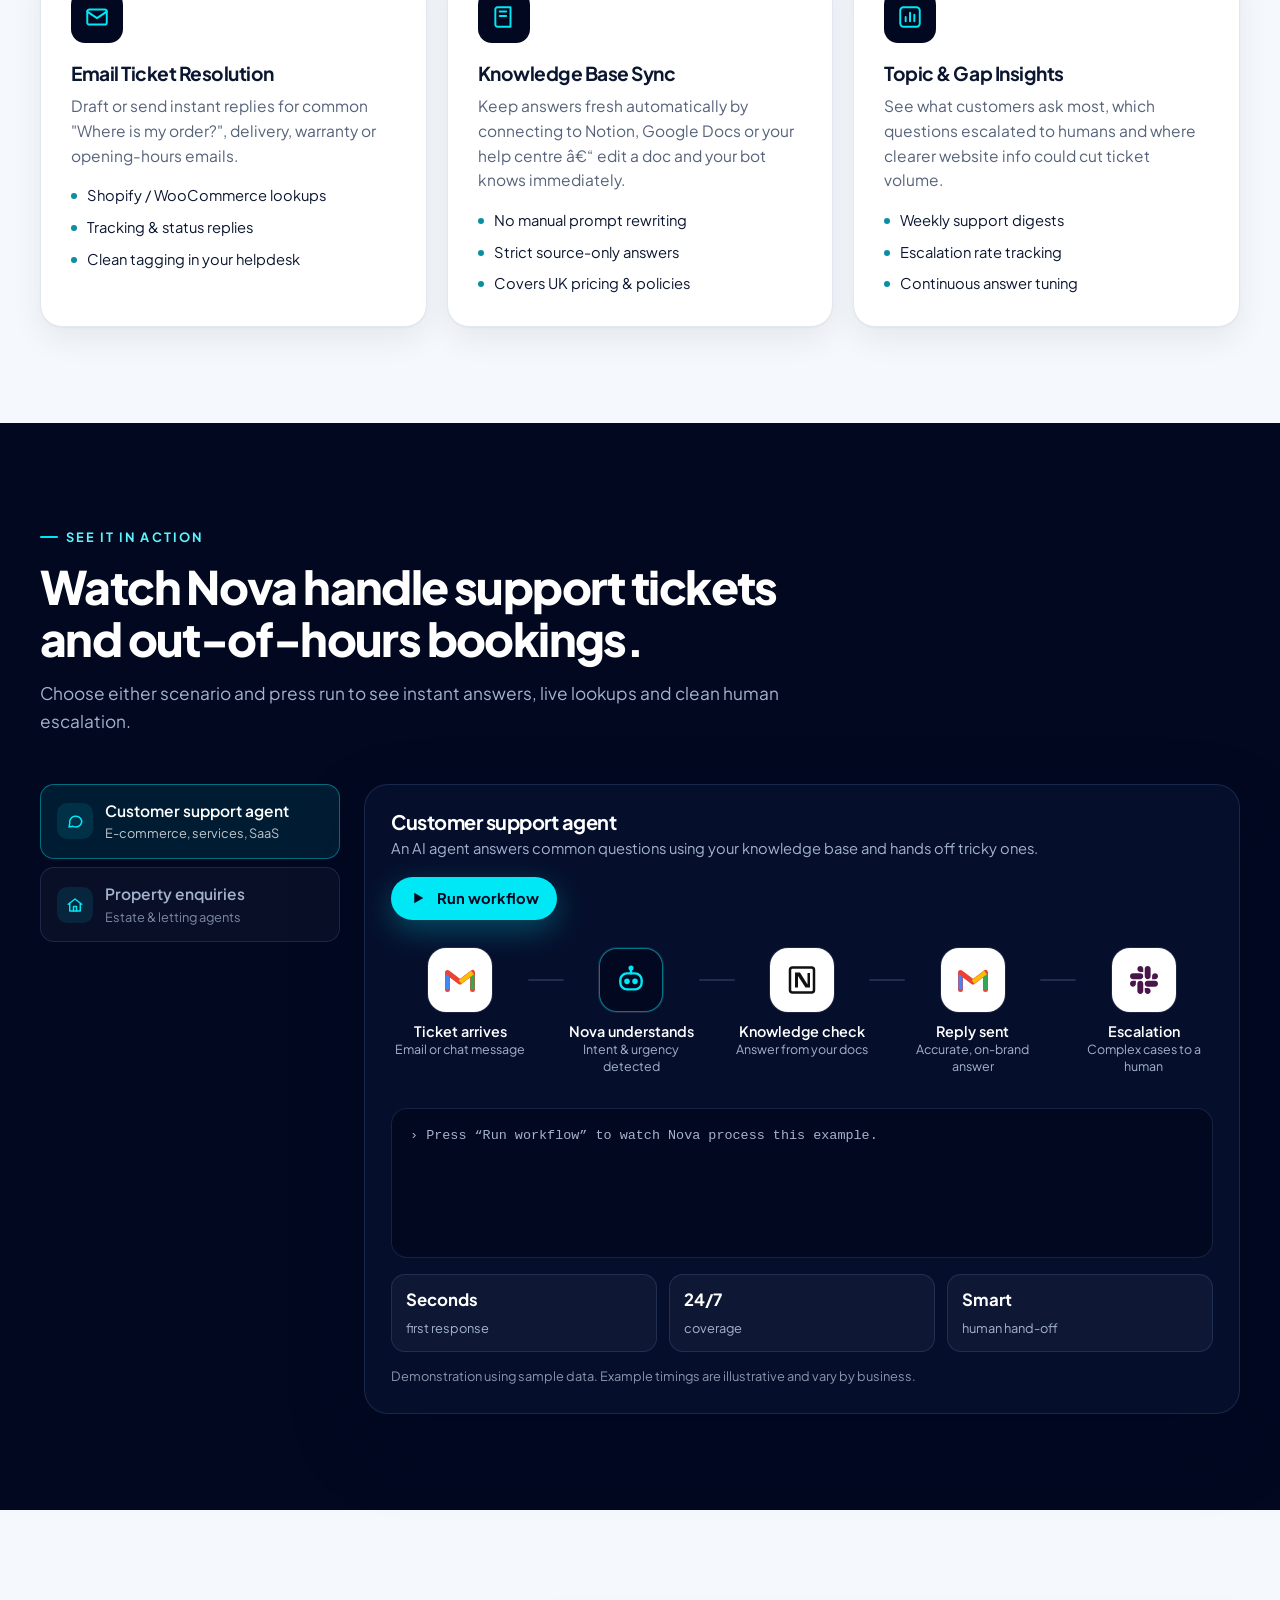
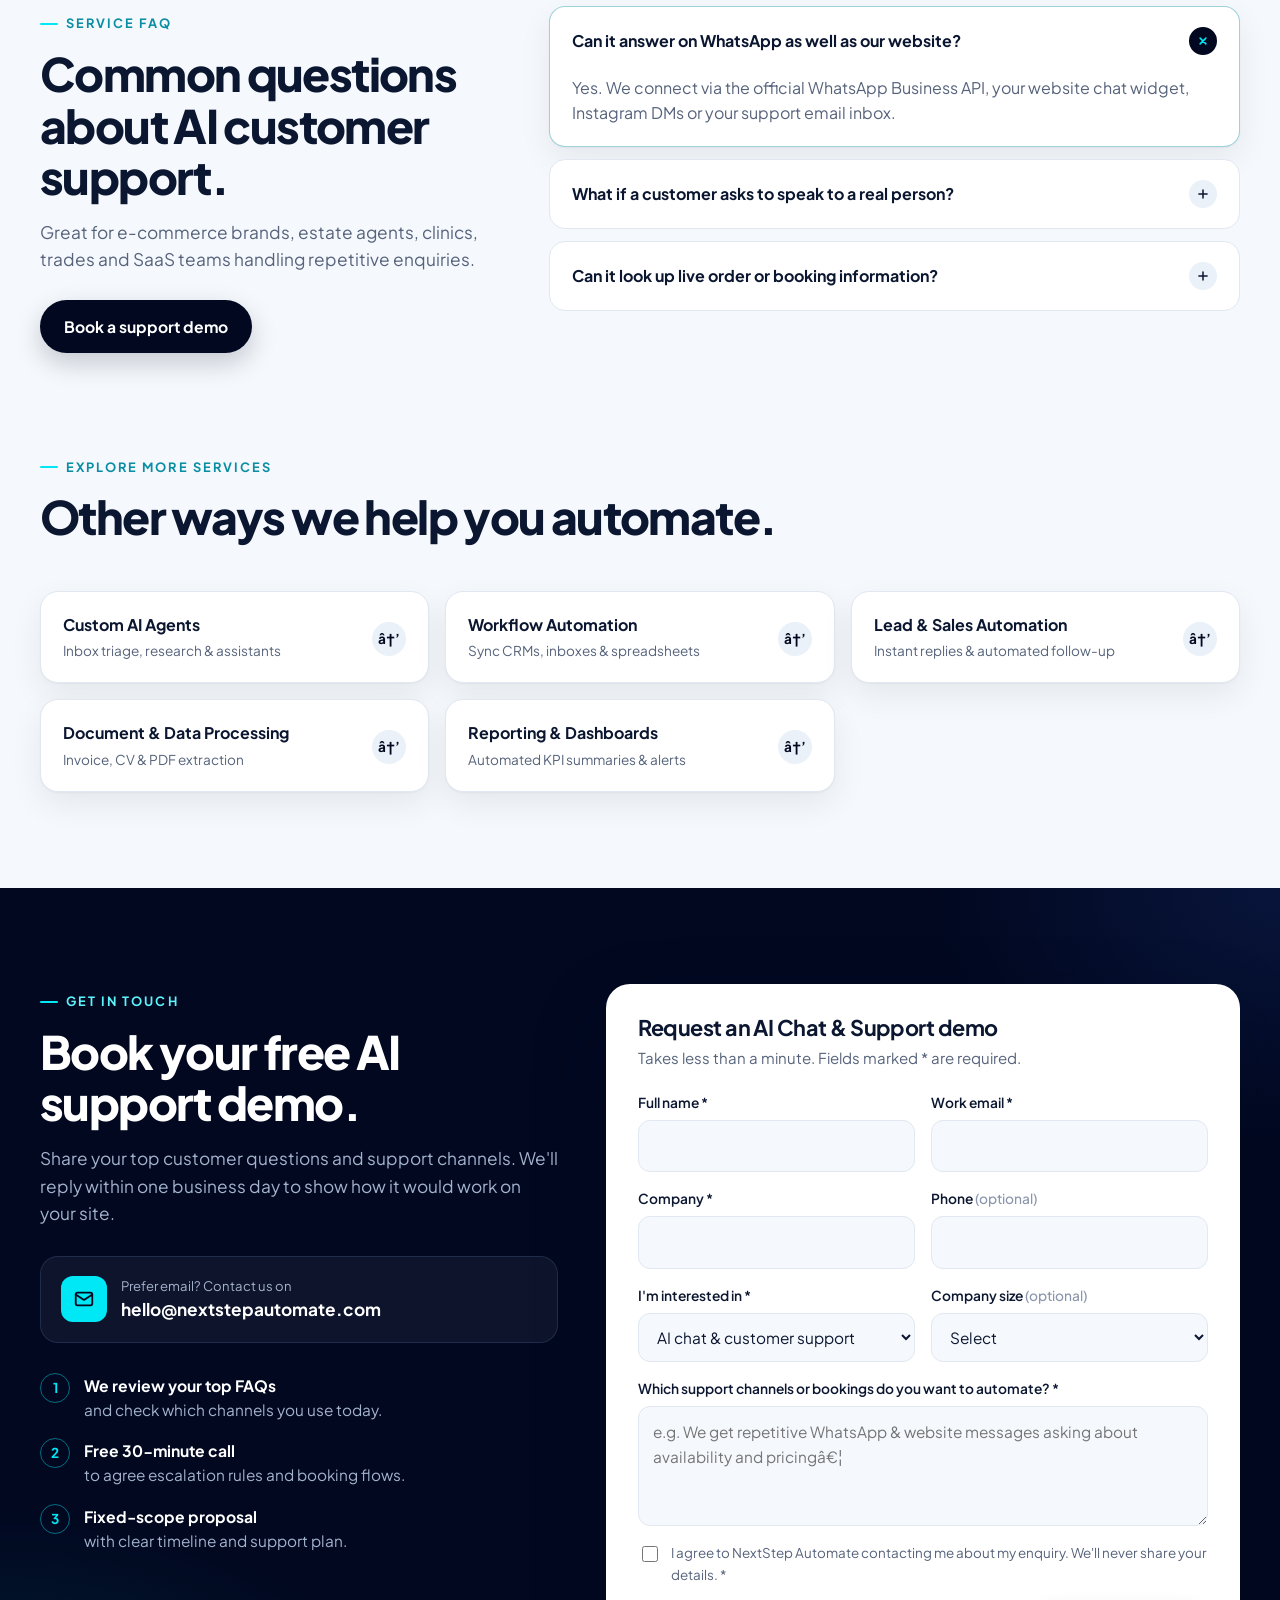
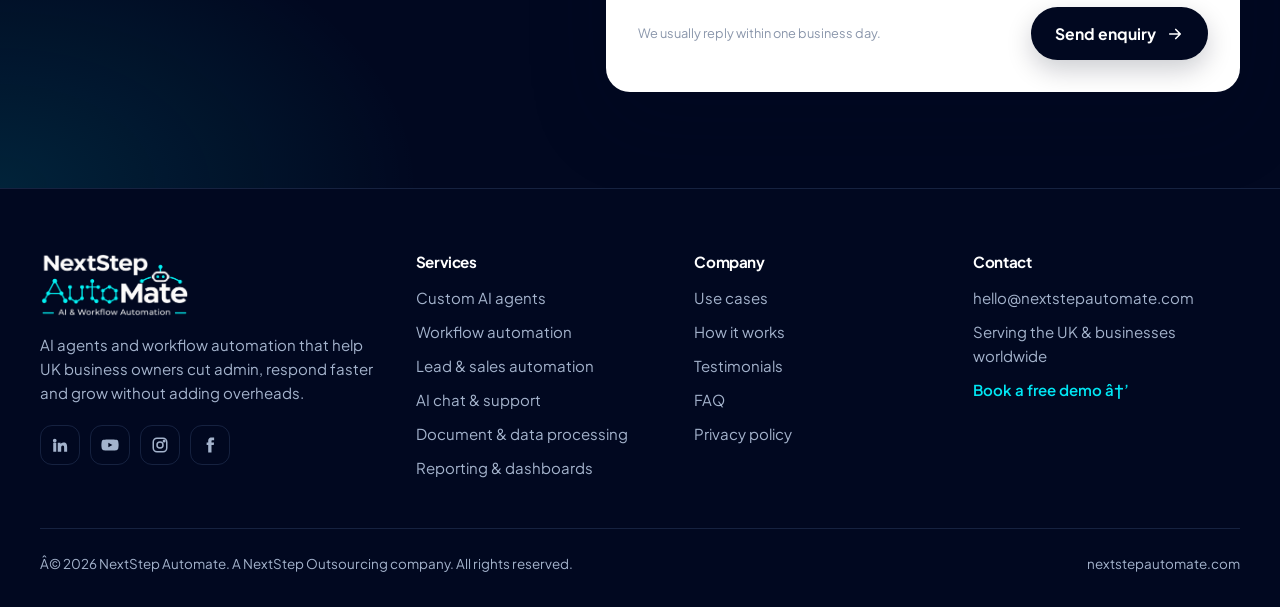
<file: services/ai-chat-customer-support.html>
﻿<!doctype html>
<html lang="en-GB">
<head>
<meta charset="UTF-8" />
<meta name="viewport" content="width=device-width, initial-scale=1.0" />
<title>AI Chat &amp; Customer Support | NextStep Automate</title>
<meta name="description" content="24/7 AI chat and support assistants on your website, WhatsApp and email that answer FAQs, book appointments and hand over tricky cases to your team." />
<meta name="theme-color" content="#010820" />
<link rel="canonical" href="https://nextstepautomate.com/services/ai-chat-customer-support.html" />
<link rel="icon" type="image/svg+xml" href="data:image/svg+xml,%3Csvg xmlns='http://www.w3.org/2000/svg' viewBox='0 0 64 64'%3E%3Crect width='64' height='64' rx='14' fill='%23010820'/%3E%3Cpath d='M32 20V11' stroke='%2300f5ff' stroke-width='4' stroke-linecap='round'/%3E%3Ccircle cx='32' cy='9' r='5' fill='%2300f5ff'/%3E%3Crect x='10' y='20' width='44' height='32' rx='16' fill='%23fff'/%3E%3Crect x='16' y='26' width='32' height='20' rx='10' fill='%23010820'/%3E%3Ccircle cx='25' cy='36' r='4' fill='%2300f5ff'/%3E%3Ccircle cx='39' cy='36' r='4' fill='%2300f5ff'/%3E%3C/svg%3E" />
<link rel="preconnect" href="https://fonts.googleapis.com" />
<link rel="preconnect" href="https://fonts.gstatic.com" crossorigin />
<link href="https://fonts.googleapis.com/css2?family=Plus+Jakarta+Sans:wght@400;500;600;700;800&display=swap" rel="stylesheet" />
<script>document.documentElement.classList.add('js');</script>
<link rel="stylesheet" href="../assets/site.css" />
</head>
<body>

<template id="novaTpl">
  <div class="nova" aria-hidden="true">
    <svg viewBox="0 0 200 236">
      <defs><radialGradient id="__ID__shine" cx="35%" cy="25%" r="80%"><stop offset="0" stop-color="#ffffff"/><stop offset="1" stop-color="#dfeaf5"/></radialGradient></defs>
      <ellipse class="shadow" cx="100" cy="226" rx="44" ry="7" fill="rgba(0,232,245,.35)"/>
      <g class="float">
        <g class="arm-l"><path d="M64 168 Q40 172 32 196" stroke="#00e8f5" stroke-width="7" stroke-linecap="round" fill="none"/><circle cx="31" cy="199" r="9" fill="#00e8f5"/></g>
        <g class="arm-r"><path d="M136 168 Q160 172 168 196" stroke="#00e8f5" stroke-width="7" stroke-linecap="round" fill="none"/><circle cx="169" cy="199" r="9" fill="#00e8f5"/></g>
        <rect x="62" y="146" width="76" height="62" rx="26" fill="url(#__ID__shine)"/>
        <circle cx="100" cy="177" r="13" fill="#010820"/><circle class="chest" cx="100" cy="177" r="6" fill="#00e8f5"/>
        <path d="M100 46V22" stroke="#00e8f5" stroke-width="7" stroke-linecap="round"/><circle class="antenna-ball" cx="100" cy="16" r="11" fill="#00e8f5"/>
        <rect x="24" y="78" width="20" height="40" rx="10" fill="url(#__ID__shine)"/><rect x="156" y="78" width="20" height="40" rx="10" fill="url(#__ID__shine)"/>
        <rect x="36" y="44" width="128" height="100" rx="46" fill="url(#__ID__shine)"/><rect x="50" y="60" width="100" height="68" rx="34" fill="#010820"/>
        <g class="eyes"><g class="lids"><circle cx="80" cy="94" r="12" fill="#00e8f5"/><circle cx="120" cy="94" r="12" fill="#00e8f5"/></g></g>
      </g>
    </svg>
  </div>
</template>

<header class="topbar" id="top">
  <div class="container nav">
    <a href="../index.html" class="brand" aria-label="NextStep Automate home"><img src="../assets/logo.png" alt="NextStep Automate â€“ AI &amp; Workflow Automation" width="320" height="137" /></a>
    <nav class="nav-links" aria-label="Primary">
      <div class="nav-dd" id="navServices">
        <button type="button" class="nav-dd-btn active" aria-expanded="false" aria-controls="servicesDropdown" data-section="services">Services <svg class="chev" viewBox="0 0 24 24" fill="none" stroke="currentColor" stroke-width="2.2" stroke-linecap="round" stroke-linejoin="round" aria-hidden="true"><path d="m6 9 6 6 6-6"/></svg></button>
        <div class="nav-dd-menu" id="servicesDropdown" role="menu">
          <a href="custom-ai-agents.html" role="menuitem">Custom AI Agents</a>
          <a href="workflow-automation.html" role="menuitem">Workflow Automation</a>
          <a href="lead-sales-automation.html" role="menuitem">Lead &amp; Sales Automation</a>
          <a href="ai-chat-customer-support.html" role="menuitem" aria-current="page">AI Chat &amp; Customer Support</a>
          <a href="document-data-processing.html" role="menuitem">Document &amp; Data Processing</a>
          <a href="reporting-dashboards.html" role="menuitem">Reporting &amp; Dashboards</a>
        </div>
      </div>
      <a href="../index.html#demo">Use cases</a>
      <a href="../index.html#process">How it works</a>
      <a href="../index.html#testimonials">Testimonials</a>
      <a href="../index.html#faq">FAQ</a>
      <a href="#contact">Contact</a>
    </nav>
    <div class="nav-cta">
      <a class="btn btn-cyan btn-sm" href="#contact">Book a free demo</a>
      <button class="burger" id="burger" aria-label="Open menu" aria-expanded="false" aria-controls="mobileMenu"><svg width="22" height="22" viewBox="0 0 24 24" fill="none" stroke="currentColor" stroke-width="2" stroke-linecap="round"><path d="M4 7h16M4 12h16M4 17h16"/></svg></button>
    </div>
  </div>
  <nav class="mobile-menu" id="mobileMenu" aria-label="Mobile">
    <div class="mob-dd" id="mobServices">
      <button type="button" class="mob-dd-btn" aria-expanded="false" aria-controls="mobServicesMenu"><span>Services</span><svg class="chev" viewBox="0 0 24 24" fill="none" stroke="currentColor" stroke-width="2.2" stroke-linecap="round" stroke-linejoin="round" aria-hidden="true"><path d="m6 9 6 6 6-6"/></svg></button>
      <div class="mob-dd-menu" id="mobServicesMenu">
        <a href="custom-ai-agents.html">Custom AI Agents</a>
        <a href="workflow-automation.html">Workflow Automation</a>
        <a href="lead-sales-automation.html">Lead &amp; Sales Automation</a>
        <a href="ai-chat-customer-support.html" aria-current="page">AI Chat &amp; Customer Support</a>
        <a href="document-data-processing.html">Document &amp; Data Processing</a>
        <a href="reporting-dashboards.html">Reporting &amp; Dashboards</a>
      </div>
    </div>
    <a href="../index.html#demo">Use cases</a>
    <a href="../index.html#process">How it works</a>
    <a href="../index.html#testimonials">Testimonials</a>
    <a href="../index.html#faq">FAQ</a>
    <a href="#contact">Contact</a>
    <a class="btn btn-cyan" href="#contact">Book a free demo</a>
  </nav>
</header>

<main>
  <section class="hero svc-hero" id="home">
    <div class="hero-grid-bg"></div>
    <div class="container hero-inner">
      <div>
        <nav class="breadcrumb reveal" aria-label="Breadcrumb">
          <a href="../index.html">Home</a><span aria-hidden="true">/</span>
          <a href="../index.html#services">Services</a><span aria-hidden="true">/</span>
          <span>AI Chat &amp; Customer Support</span>
        </nav>
        <span class="eyebrow reveal"><span class="pulse"></span>Service Â· 24/7 Customer Assistants</span>
        <h1 class="reveal d1">Instant answers. Smooth <span class="hl">human hand-off.</span></h1>
        <p class="lead reveal d2">Give customers accurate answers day and night on your website, WhatsApp or support inbox â€“ backed by your actual docs, live order/booking systems, and automatic escalation when a human touch is needed.</p>
        <div class="hero-actions reveal d3">
          <a class="btn btn-cyan" href="#contact">Book a support demo <svg viewBox="0 0 24 24" fill="none" stroke="currentColor" stroke-width="2.2" stroke-linecap="round" stroke-linejoin="round"><path d="M5 12h14M13 6l6 6-6 6"/></svg></a>
          <a class="btn btn-ghost-dark" href="#service-demo">Watch support flows</a>
        </div>
        <div class="hero-points reveal d3">
          <span><svg viewBox="0 0 24 24" fill="none" stroke="currentColor" stroke-width="2.4" stroke-linecap="round" stroke-linejoin="round"><path d="M20 6 9 17l-5-5"/></svg>Website, WhatsApp &amp; email</span>
          <span><svg viewBox="0 0 24 24" fill="none" stroke="currentColor" stroke-width="2.4" stroke-linecap="round" stroke-linejoin="round"><path d="M20 6 9 17l-5-5"/></svg>Books directly into calendars</span>
          <span><svg viewBox="0 0 24 24" fill="none" stroke="currentColor" stroke-width="2.4" stroke-linecap="round" stroke-linejoin="round"><path d="M20 6 9 17l-5-5"/></svg>Smart escalation to staff</span>
        </div>
      </div>
      <div class="svc-panel reveal d2">
        <div class="svc-panel-head">
          <div class="svc-panel-nova" id="svcHeroNova"></div>
          <div><small>Support Pipeline</small><b>Answers routine queries &amp; books appointments 24/7</b></div>
        </div>
        <div class="svc-pipeline">
          <div class="svc-pipe-row"><div class="svc-pipe-num">1</div><div><b>Understands customer intent</b><span>Detects order queries, booking requests, FAQs or complaints</span></div></div>
          <div class="svc-pipe-row"><div class="svc-pipe-num">2</div><div><b>Checks docs or live records</b><span>Pulls verified policies, tracking links or calendar availability</span></div></div>
          <div class="svc-pipe-row"><div class="svc-pipe-num">3</div><div><b>Replies or escalates cleanly</b><span>Sends accurate answers or hands off complex tickets with summary</span></div></div>
        </div>
        <div class="svc-metrics">
          <div><b>24/7</b><span>instant coverage</span></div>
          <div><b>Seconds</b><span>first response</span></div>
          <div><b>Smart</b><span>human hand-off</span></div>
        </div>
      </div>
    </div>
  </section>

  <section>
    <div class="container">
      <div class="section-head reveal">
        <span class="kicker">Capabilities</span>
        <h2>Support that feels helpful â€“ never frustrating.</h2>
        <p>Customers hate dead-end bots. We connect your assistant to real answers and give it clear rules for when to bring in your team.</p>
      </div>
      <div class="services-grid">
        <article class="service reveal"><div class="ico"><svg viewBox="0 0 24 24" fill="none" stroke="currentColor" stroke-width="1.8" stroke-linecap="round" stroke-linejoin="round"><path d="M21 12a8 8 0 0 1-11.6 7.1L4 20l1-4.6A8 8 0 1 1 21 12Z"/><path d="M8.5 11h7M8.5 14h4"/></svg></div><h3>Website &amp; WhatsApp Chat</h3><p>Engage visitors on your site or WhatsApp Business in plain, friendly UK English without waiting until 9am Monday.</p><ul><li>Trained on your website &amp; FAQs</li><li>Multi-turn conversational memory</li><li>Branded widget or WhatsApp API</li></ul></article>
        <article class="service reveal d1"><div class="ico"><svg viewBox="0 0 24 24" fill="none" stroke="currentColor" stroke-width="1.8" stroke-linecap="round" stroke-linejoin="round"><circle cx="12" cy="12" r="9"/><path d="M12 7v5l3 2"/></svg></div><h3>Appointment &amp; Viewing Booking</h3><p>Check live team availability and confirm consultations, property viewings or service calls right inside the chat.</p><ul><li>Google / Outlook calendar sync</li><li>Automatic reminder messages</li><li>Rescheduling handled cleanly</li></ul></article>
        <article class="service reveal d2"><div class="ico"><svg viewBox="0 0 24 24" fill="none" stroke="currentColor" stroke-width="1.8" stroke-linecap="round" stroke-linejoin="round"><path d="M12 3l8 3v6c0 5-3.5 8-8 9-4.5-1-8-4-8-9V6z"/><path d="M9 12l2 2 4-4"/></svg></div><h3>Smart Human Hand-Off</h3><p>Refund requests, complaints or edge cases automatically route to your support lead in Slack or Zendesk with a full summary.</p><ul><li>Urgency &amp; sentiment detection</li><li>Zero repeated questions for customers</li><li>Clear escalation rules</li></ul></article>
        <article class="service reveal"><div class="ico"><svg viewBox="0 0 24 24" fill="none" stroke="currentColor" stroke-width="1.8" stroke-linecap="round" stroke-linejoin="round"><rect x="3" y="5" width="18" height="14" rx="2"/><path d="m3 7 9 6 9-6"/></svg></div><h3>Email Ticket Resolution</h3><p>Draft or send instant replies for common "Where is my order?", delivery, warranty or opening-hours emails.</p><ul><li>Shopify / WooCommerce lookups</li><li>Tracking &amp; status replies</li><li>Clean tagging in your helpdesk</li></ul></article>
        <article class="service reveal d1"><div class="ico"><svg viewBox="0 0 24 24" fill="none" stroke="currentColor" stroke-width="1.8" stroke-linecap="round" stroke-linejoin="round"><path d="M4 19V5a2 2 0 0 1 2-2h12v18H6a2 2 0 0 1-2-2Z"/><path d="M8 7h6M8 11h6"/></svg></div><h3>Knowledge Base Sync</h3><p>Keep answers fresh automatically by connecting to Notion, Google Docs or your help centre â€“ edit a doc and your bot knows immediately.</p><ul><li>No manual prompt rewriting</li><li>Strict source-only answers</li><li>Covers UK pricing &amp; policies</li></ul></article>
        <article class="service reveal d2"><div class="ico"><svg viewBox="0 0 24 24" fill="none" stroke="currentColor" stroke-width="1.8" stroke-linecap="round" stroke-linejoin="round"><rect x="3" y="3" width="18" height="18" rx="3"/><path d="M8 16v-4M12 16V8M16 16v-6"/></svg></div><h3>Topic &amp; Gap Insights</h3><p>See what customers ask most, which questions escalated to humans and where clearer website info could cut ticket volume.</p><ul><li>Weekly support digests</li><li>Escalation rate tracking</li><li>Continuous answer tuning</li></ul></article>
      </div>
    </div>
  </section>

  <section class="dark" id="service-demo">
    <div class="container">
      <div class="section-head reveal">
        <span class="kicker">See it in action</span>
        <h2>Watch Nova handle support tickets and out-of-hours bookings.</h2>
        <p>Choose either scenario and press run to see instant answers, live lookups and clean human escalation.</p>
      </div>
      <div class="demo-wrap">
        <div class="demo-tabs reveal" id="demoTabs" role="tablist" data-flows="sup,prop"></div>
        <div class="demo-panel reveal d1">
          <div class="demo-top">
            <div><h3 id="demoTitle">Customer support agent</h3><p id="demoSub"></p></div>
            <button class="btn btn-cyan btn-sm" id="runBtn"><svg viewBox="0 0 24 24" fill="currentColor"><path d="M7 5v14l12-7z"/></svg>Run workflow</button>
          </div>
          <div class="flow" id="flow"></div>
          <div class="console" id="console" aria-live="polite"></div>
          <div class="demo-result" id="demoResult"></div>
          <p class="demo-note">Demonstration using sample data. Example timings are illustrative and vary by business.</p>
        </div>
      </div>
    </div>
  </section>

  <section id="faq">
    <div class="container faq-wrap">
      <div class="section-head reveal" style="margin-bottom:0">
        <span class="kicker">Service FAQ</span>
        <h2>Common questions about AI customer support.</h2>
        <p>Great for e-commerce brands, estate agents, clinics, trades and SaaS teams handling repetitive enquiries.</p>
        <a class="btn btn-navy" href="#contact" style="margin-top:26px">Book a support demo</a>
      </div>
      <div class="faq-list reveal d1">
        <details class="faq" open><summary>Can it answer on WhatsApp as well as our website?<span class="pm"><svg viewBox="0 0 24 24" fill="none" stroke="currentColor" stroke-width="2.6" stroke-linecap="round"><path d="M12 5v14M5 12h14"/></svg></span></summary><div class="ans">Yes. We connect via the official WhatsApp Business API, your website chat widget, Instagram DMs or your support email inbox.</div></details>
        <details class="faq"><summary>What if a customer asks to speak to a real person?<span class="pm"><svg viewBox="0 0 24 24" fill="none" stroke="currentColor" stroke-width="2.6" stroke-linecap="round"><path d="M12 5v14M5 12h14"/></svg></span></summary><div class="ans">It hands over immediately â€“ alerting your team in Slack, email or your helpdesk with a crisp summary of the conversation so far.</div></details>
        <details class="faq"><summary>Can it look up live order or booking information?<span class="pm"><svg viewBox="0 0 24 24" fill="none" stroke="currentColor" stroke-width="2.6" stroke-linecap="round"><path d="M12 5v14M5 12h14"/></svg></span></summary><div class="ans">Yes, with proper verification rules we connect it to Shopify, WooCommerce, Google Calendar, Calendly or your CRM.</div></details>
      </div>
    </div>
  </section>

  <section style="padding-top:0">
    <div class="container">
      <div class="section-head reveal">
        <span class="kicker">Explore more services</span>
        <h2>Other ways we help you automate.</h2>
      </div>
      <div class="related-grid">
        <a class="related-card reveal" href="custom-ai-agents.html"><div><b>Custom AI Agents</b><span>Inbox triage, research &amp; assistants</span></div><span class="arr" aria-hidden="true">â†’</span></a>
        <a class="related-card reveal d1" href="workflow-automation.html"><div><b>Workflow Automation</b><span>Sync CRMs, inboxes &amp; spreadsheets</span></div><span class="arr" aria-hidden="true">â†’</span></a>
        <a class="related-card reveal d2" href="lead-sales-automation.html"><div><b>Lead &amp; Sales Automation</b><span>Instant replies &amp; automated follow-up</span></div><span class="arr" aria-hidden="true">â†’</span></a>
        <a class="related-card reveal" href="document-data-processing.html"><div><b>Document &amp; Data Processing</b><span>Invoice, CV &amp; PDF extraction</span></div><span class="arr" aria-hidden="true">â†’</span></a>
        <a class="related-card reveal d1" href="reporting-dashboards.html"><div><b>Reporting &amp; Dashboards</b><span>Automated KPI summaries &amp; alerts</span></div><span class="arr" aria-hidden="true">â†’</span></a>
      </div>
    </div>
  </section>

  <section class="contact" id="contact">
    <div class="container contact-grid">
      <div class="reveal">
        <span class="kicker" style="color:var(--cyan-2)">Get in touch</span>
        <h2>Book your free AI support demo.</h2>
        <p class="intro">Share your top customer questions and support channels. We'll reply within one business day to show how it would work on your site.</p>
        <a class="contact-email" href="mailto:hello@nextstepautomate.com?subject=AI%20Chat%20%26%20Support%20enquiry">
          <span class="ei"><svg viewBox="0 0 24 24" fill="none" stroke="currentColor" stroke-width="2" stroke-linecap="round" stroke-linejoin="round"><rect x="3" y="5" width="18" height="14" rx="2"/><path d="m3 7 9 6 9-6"/></svg></span>
          <span><small>Prefer email? Contact us on</small><b>hello@nextstepautomate.com</b></span>
        </a>
        <ul class="next-steps">
          <li><span class="n">1</span><div><b>We review your top FAQs</b>and check which channels you use today.</div></li>
          <li><span class="n">2</span><div><b>Free 30-minute call</b>to agree escalation rules and booking flows.</div></li>
          <li><span class="n">3</span><div><b>Fixed-scope proposal</b>with clear timeline and support plan.</div></li>
        </ul>
      </div>
      <form class="form reveal d1" id="contactForm" data-endpoint="https://script.google.com/macros/s/AKfycbxdxnnkMb_35V6l8-z1Xlcg-TuW-Q2Z6aAKQw0Q5hltdXUvE1nVmT8TB8iY9VKY7Dn0-w/exec" novalidate>
        <div class="form-body">
          <h3>Request an AI Chat &amp; Support demo</h3>
          <p>Takes less than a minute. Fields marked * are required.</p>
          <div class="fields">
            <div class="field"><label for="fName">Full name *</label><input id="fName" name="name" autocomplete="name" required /><span class="err">Please enter your name.</span></div>
            <div class="field"><label for="fEmail">Work email *</label><input id="fEmail" name="email" type="email" autocomplete="email" required /><span class="err">Please enter a valid email.</span></div>
            <div class="field"><label for="fCompany">Company *</label><input id="fCompany" name="company" autocomplete="organization" required /><span class="err">Please enter your company name.</span></div>
            <div class="field"><label for="fPhone">Phone <span class="opt">(optional)</span></label><input id="fPhone" name="phone" type="tel" autocomplete="tel" /></div>
            <div class="field"><label for="fType">I'm interested in *</label>
              <select id="fType" name="interest" required>
                <option value="">Select an option</option>
                <option>Booking a free demo / automation audit</option>
                <option>Custom AI agent</option>
                <option>Workflow automation</option>
                <option>Lead &amp; sales automation</option>
                <option selected>AI chat &amp; customer support</option>
                <option>Document &amp; data processing</option>
                <option>Reporting &amp; dashboards</option>
                <option>Something else</option>
              </select><span class="err">Please choose an option.</span></div>
            <div class="field"><label for="fSize">Company size <span class="opt">(optional)</span></label>
              <select id="fSize" name="size"><option value="">Select</option><option>1â€“10 employees</option><option>11â€“50 employees</option><option>51â€“200 employees</option><option>200+ employees</option></select></div>
            <div class="field full"><label for="fMsg">Which support channels or bookings do you want to automate? *</label><textarea id="fMsg" name="message" required placeholder="e.g. We get repetitive WhatsApp &amp; website messages asking about availability and pricingâ€¦"></textarea><span class="err">Please tell us a little about your needs.</span></div>
            <label class="consent"><input type="checkbox" id="fConsent" name="consent" value="Yes" required /> <span>I agree to NextStep Automate contacting me about my enquiry. We'll never share your details. *</span></label>
          </div>
          <div class="form-foot">
            <small>We usually reply within one business day.</small>
            <button class="btn btn-navy" type="submit" id="sendBtn">Send enquiry <svg viewBox="0 0 24 24" fill="none" stroke="currentColor" stroke-width="2.2" stroke-linecap="round" stroke-linejoin="round"><path d="M5 12h14M13 6l6 6-6 6"/></svg></button>
          </div>
        </div>
        <div class="form-success" role="status">
          <div class="tick"><svg viewBox="0 0 24 24" fill="none" stroke="currentColor" stroke-width="2.6" stroke-linecap="round" stroke-linejoin="round"><path d="M20 6 9 17l-5-5"/></svg></div>
          <h3>Thanks â€“ we've got it!</h3>
          <p id="successMsg">We'll be in touch within one business day. You can also reach us any time at hello@nextstepautomate.com.</p>
        </div>
      </form>
    </div>
  </section>
</main>

<footer>
  <div class="container">
    <div class="foot-grid">
      <div class="foot-brand">
        <img src="../assets/logo.png" alt="NextStep Automate" width="320" height="137" loading="lazy" />
        <p>AI agents and workflow automation that help UK business owners cut admin, respond faster and grow without adding overheads.</p>
        <div class="socials">
          <a href="#" aria-label="NextStep Automate on LinkedIn"><svg viewBox="0 0 24 24" fill="currentColor"><path d="M4.98 3.5a2.5 2.5 0 1 1 0 5 2.5 2.5 0 0 1 0-5zM3 9h4v12H3zM9 9h3.8v1.7h.1c.5-1 1.8-2 3.8-2 4 0 4.8 2.6 4.8 6V21h-4v-5.5c0-1.3 0-3-1.8-3s-2.1 1.4-2.1 2.9V21H9z"/></svg></a>
          <a href="#" aria-label="NextStep Automate on YouTube"><svg viewBox="0 0 24 24" fill="currentColor"><path d="M23 7.2a3 3 0 0 0-2.1-2.1C19 4.6 12 4.6 12 4.6s-7 0-8.9.5A3 3 0 0 0 1 7.2 31 31 0 0 0 .5 12a31 31 0 0 0 .5 4.8 3 3 0 0 0 2.1 2.1c1.9.5 8.9.5 8.9.5s7 0 8.9-.5a3 3 0 0 0 2.1-2.1 31 31 0 0 0 .5-4.8 31 31 0 0 0-.5-4.8zM9.8 15.1V8.9l5.4 3.1z"/></svg></a>
          <a href="#" aria-label="NextStep Automate on Instagram"><svg viewBox="0 0 24 24" fill="none" stroke="currentColor" stroke-width="2"><rect x="3" y="3" width="18" height="18" rx="5"/><circle cx="12" cy="12" r="4"/><circle cx="17.5" cy="6.5" r="1" fill="currentColor"/></svg></a>
          <a href="#" aria-label="NextStep Automate on Facebook"><svg viewBox="0 0 24 24" fill="currentColor"><path d="M14 8.5V6.8c0-.8.5-1 1-1h2.5V2h-3.4C10.4 2 9.6 4.7 9.6 6.5v2H7.5V12h2.1v10H14V12h3l.4-3.5z"/></svg></a>
        </div>
      </div>
      <div>
        <h4>Services</h4>
        <ul>
          <li><a href="custom-ai-agents.html">Custom AI agents</a></li>
          <li><a href="workflow-automation.html">Workflow automation</a></li>
          <li><a href="lead-sales-automation.html">Lead &amp; sales automation</a></li>
          <li><a href="ai-chat-customer-support.html">AI chat &amp; support</a></li>
          <li><a href="document-data-processing.html">Document &amp; data processing</a></li>
          <li><a href="reporting-dashboards.html">Reporting &amp; dashboards</a></li>
        </ul>
      </div>
      <div>
        <h4>Company</h4>
        <ul><li><a href="../index.html#demo">Use cases</a></li><li><a href="../index.html#process">How it works</a></li><li><a href="../index.html#testimonials">Testimonials</a></li><li><a href="../index.html#faq">FAQ</a></li><li><a href="../privacy.html">Privacy policy</a></li></ul>
      </div>
      <div>
        <h4>Contact</h4>
        <ul>
          <li><a href="mailto:hello@nextstepautomate.com">hello@nextstepautomate.com</a></li>
          <li>Serving the UK &amp; businesses worldwide</li>
          <li><a href="#contact" style="color:var(--cyan);font-weight:600">Book a free demo â†’</a></li>
        </ul>
      </div>
    </div>
    <div class="foot-bottom">
      <span>Â© <span id="yr">2026</span> NextStep Automate. A NextStep Outsourcing company. All rights reserved.</span>
      <span>nextstepautomate.com</span>
    </div>
  </div>
</footer>

<div id="ambient" aria-hidden="true"><svg id="ambientSvg"></svg></div>
<div id="novaFloat" role="button" tabindex="0" aria-label="Open Nova assistant"><span class="badge"></span></div>
<div class="nova-panel" id="novaPanel" role="dialog" aria-label="Nova assistant">
  <header>
    <div class="mini" id="novaMini"></div>
    <div><b>Nova</b><span>NextStep's AI assistant</span></div>
    <button class="close" id="novaClose" aria-label="Close"><svg width="18" height="18" viewBox="0 0 24 24" fill="none" stroke="currentColor" stroke-width="2.2" stroke-linecap="round"><path d="M6 6l12 12M18 6 6 18"/></svg></button>
  </header>
  <div class="msg">Hi, I'm Nova ðŸ‘‹ Want 24/7 customer replies with smart human hand-off?</div>
  <div class="acts">
    <a class="primary" href="#contact" data-close>Book a free demo <span>â†’</span></a>
    <a href="#service-demo" data-close>See this workflow in action <span>â†’</span></a>
    <a href="../index.html#savings" data-close>Estimate my savings <span>â†’</span></a>
    <a href="mailto:hello@nextstepautomate.com?subject=AI%20Chat%20%26%20Support%20enquiry">Email hello@nextstepautomate.com <span>â†’</span></a>
  </div>
</div>

<script src="../assets/site.js" defer></script>
</body>
</html>
</file>
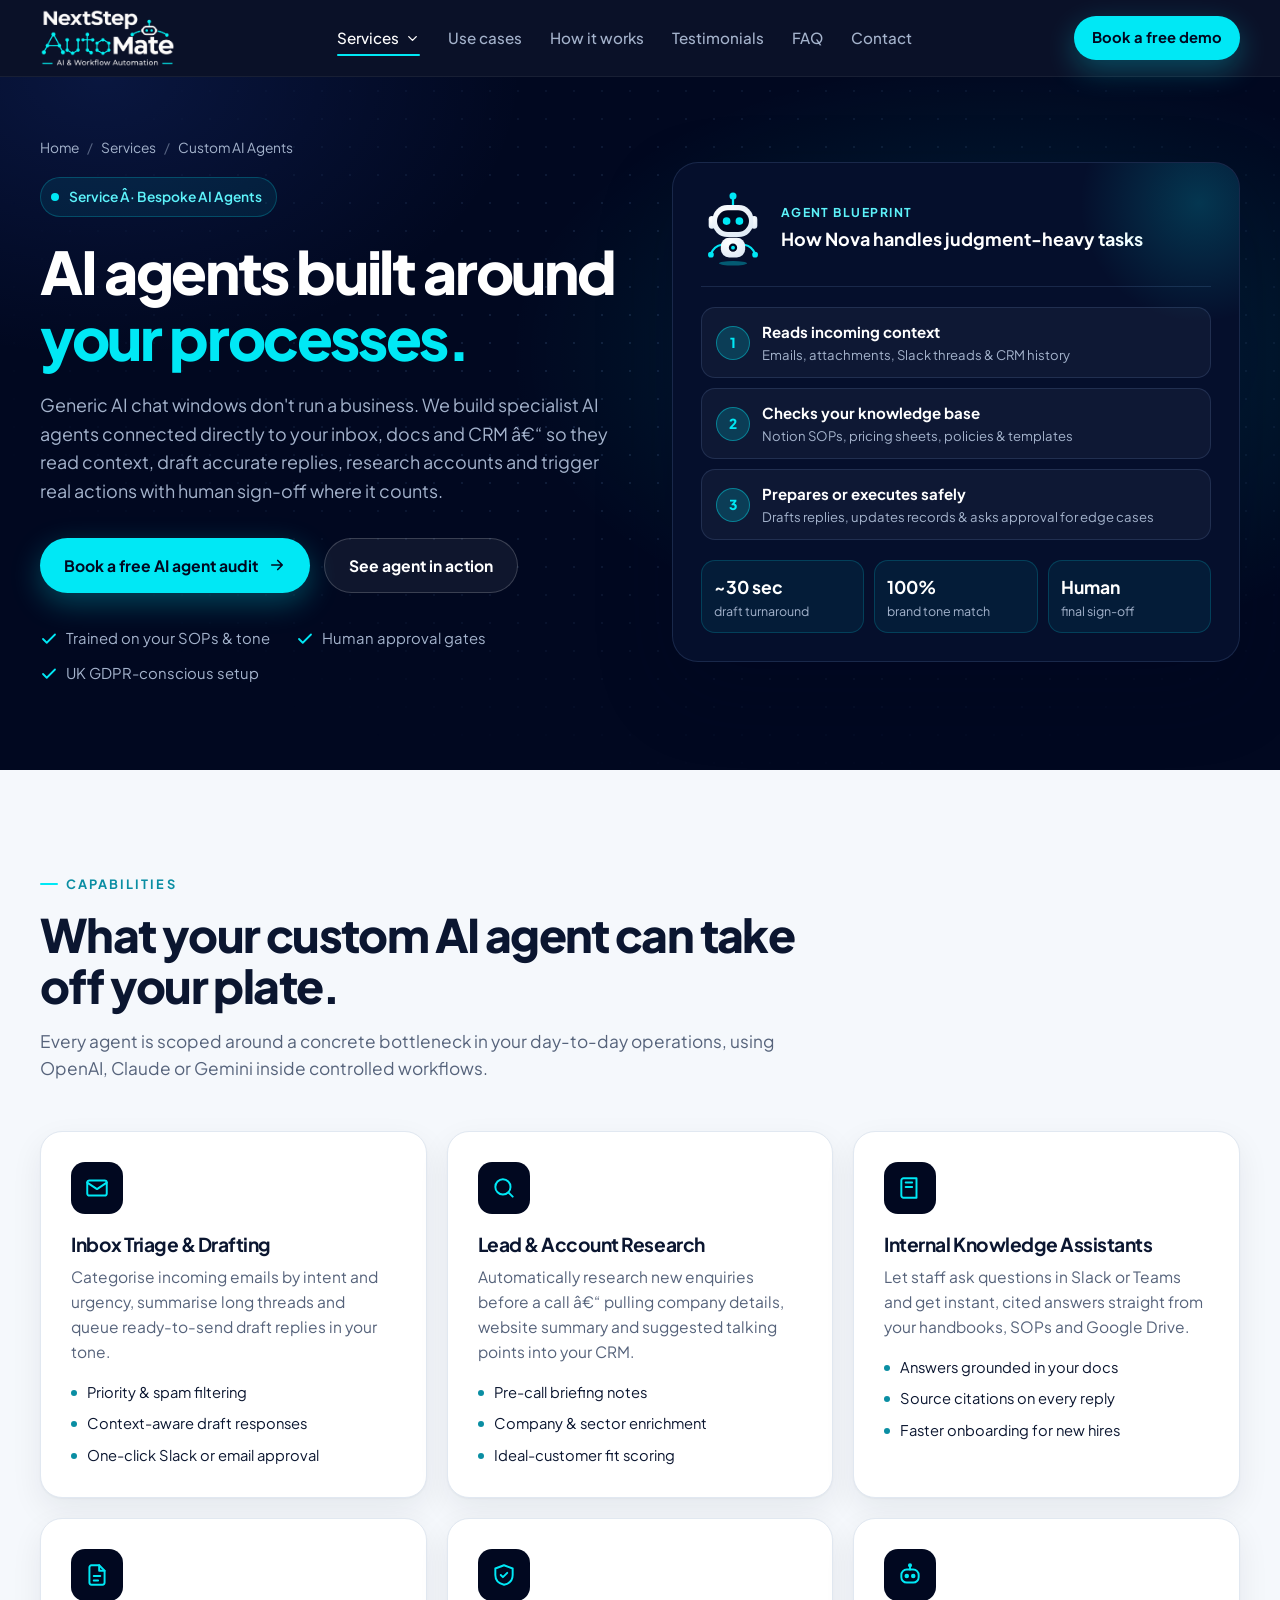
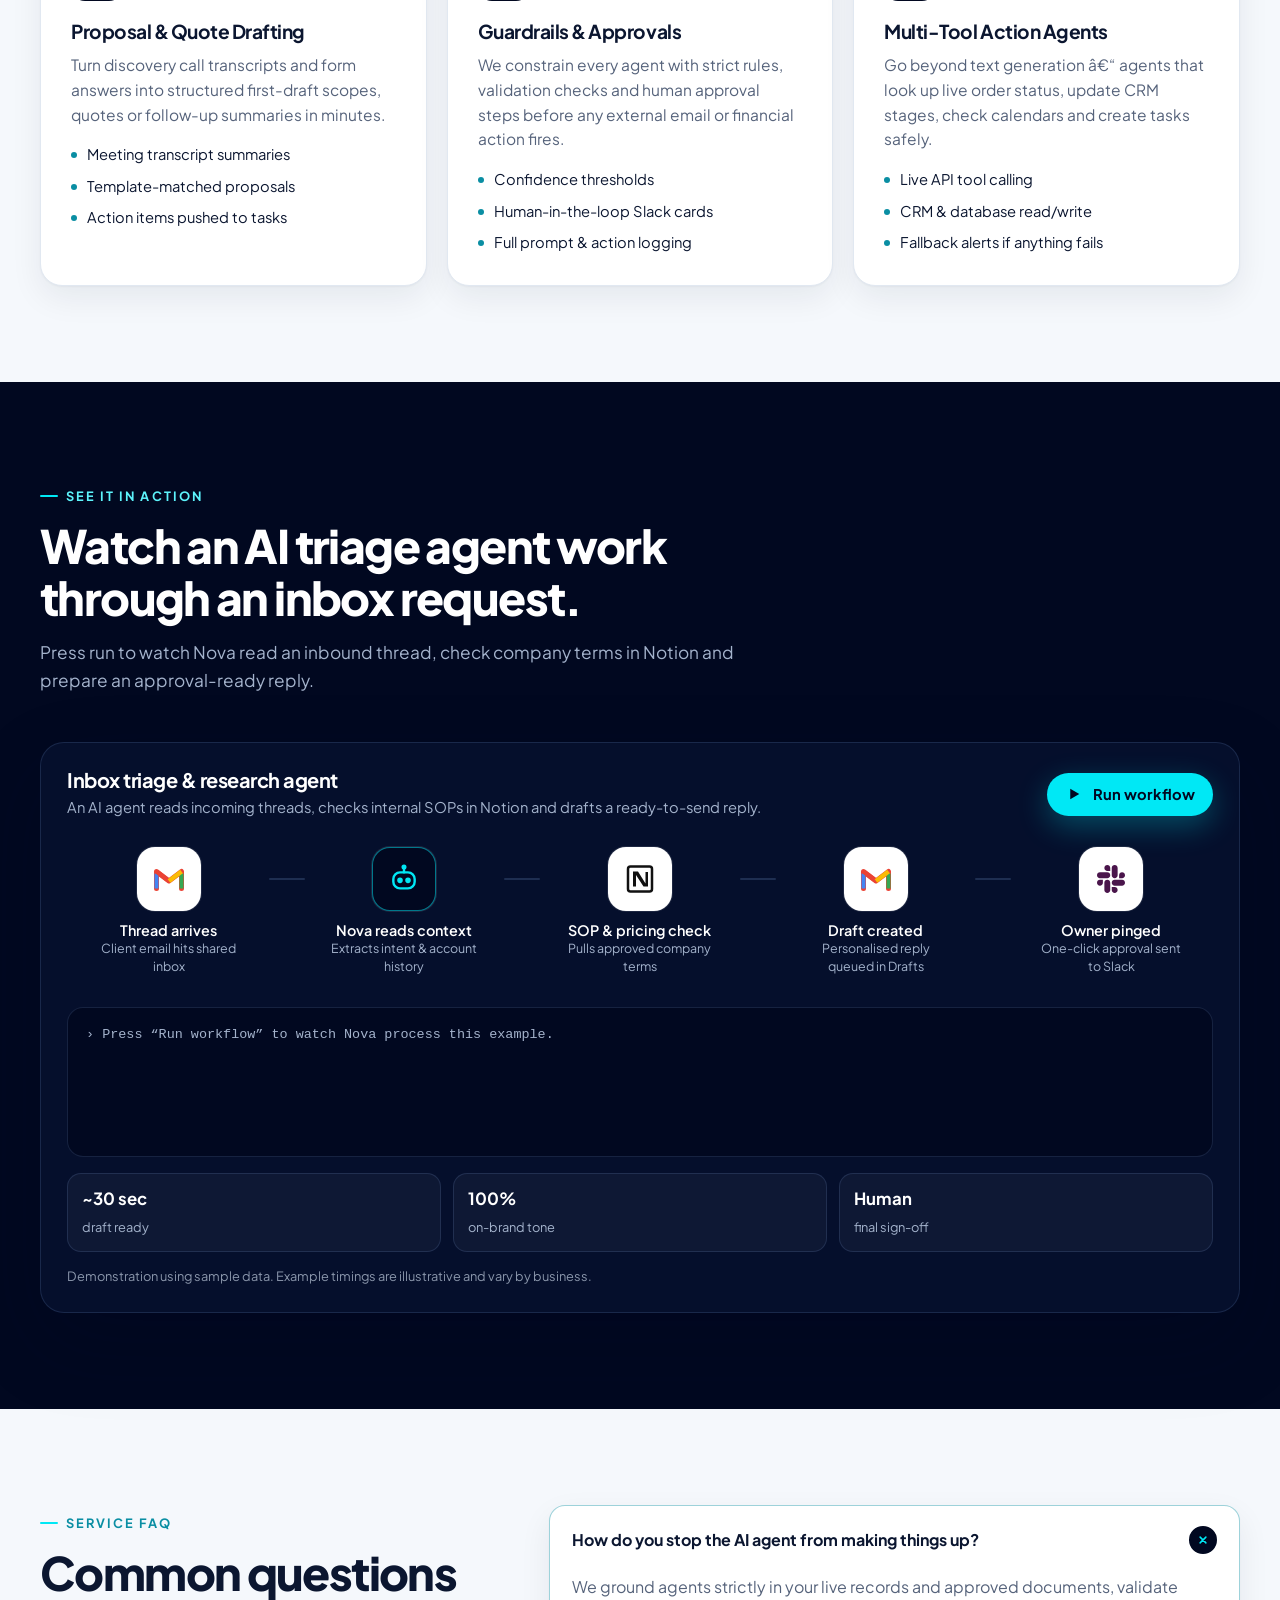
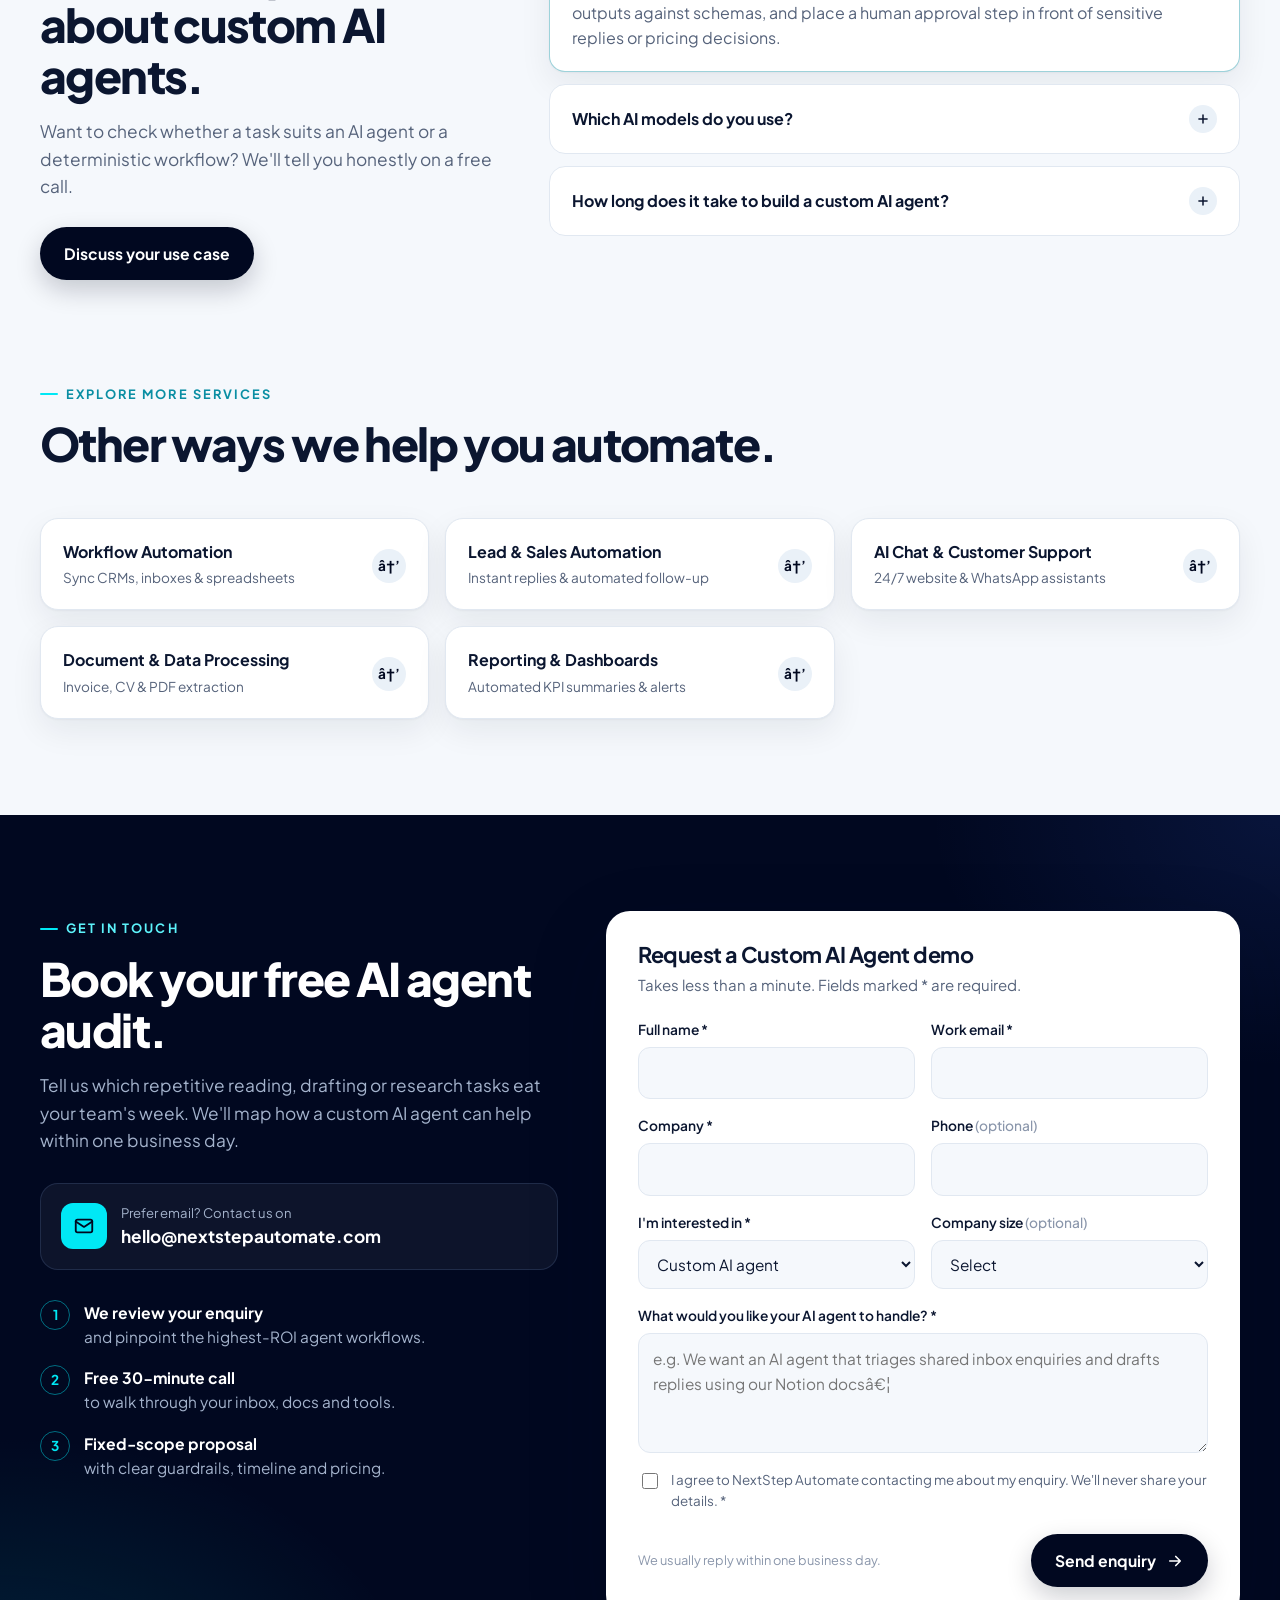
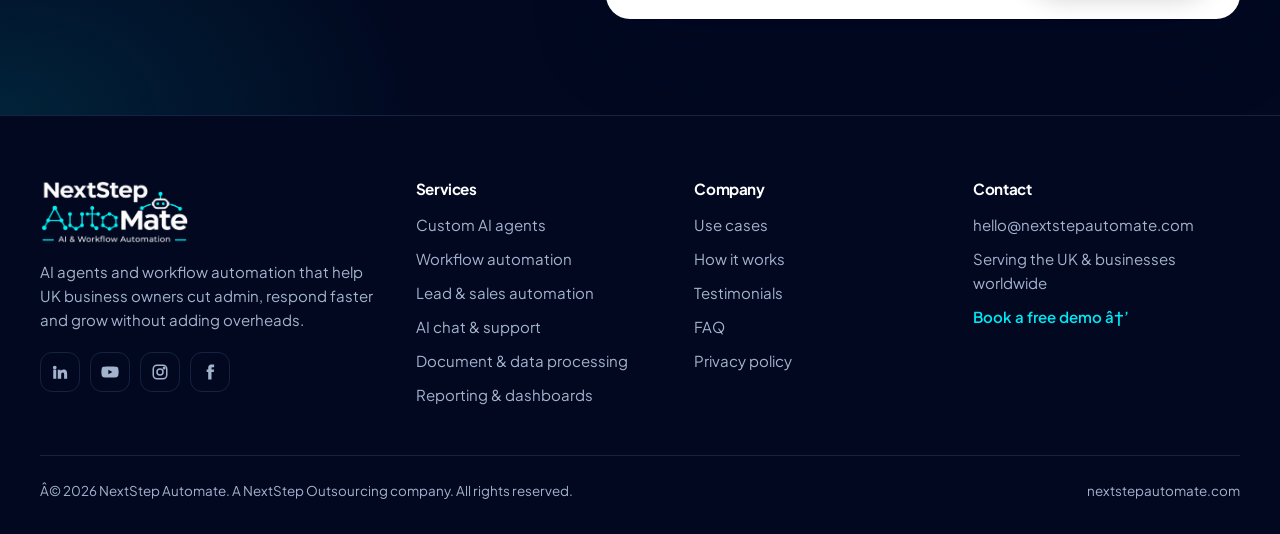
<file: services/custom-ai-agents.html>
﻿<!doctype html>
<html lang="en-GB">
<head>
<meta charset="UTF-8" />
<meta name="viewport" content="width=device-width, initial-scale=1.0" />
<title>Custom AI Agents | NextStep Automate</title>
<meta name="description" content="Custom AI agents trained on your UK business processes: inbox triage, lead research, internal knowledge assistants and human-approved drafting." />
<meta name="theme-color" content="#010820" />
<link rel="canonical" href="https://nextstepautomate.com/services/custom-ai-agents.html" />
<link rel="icon" type="image/svg+xml" href="data:image/svg+xml,%3Csvg xmlns='http://www.w3.org/2000/svg' viewBox='0 0 64 64'%3E%3Crect width='64' height='64' rx='14' fill='%23010820'/%3E%3Cpath d='M32 20V11' stroke='%2300f5ff' stroke-width='4' stroke-linecap='round'/%3E%3Ccircle cx='32' cy='9' r='5' fill='%2300f5ff'/%3E%3Crect x='10' y='20' width='44' height='32' rx='16' fill='%23fff'/%3E%3Crect x='16' y='26' width='32' height='20' rx='10' fill='%23010820'/%3E%3Ccircle cx='25' cy='36' r='4' fill='%2300f5ff'/%3E%3Ccircle cx='39' cy='36' r='4' fill='%2300f5ff'/%3E%3C/svg%3E" />
<link rel="preconnect" href="https://fonts.googleapis.com" />
<link rel="preconnect" href="https://fonts.gstatic.com" crossorigin />
<link href="https://fonts.googleapis.com/css2?family=Plus+Jakarta+Sans:wght@400;500;600;700;800&display=swap" rel="stylesheet" />
<script>document.documentElement.classList.add('js');</script>
<link rel="stylesheet" href="../assets/site.css" />
</head>
<body>

<template id="novaTpl">
  <div class="nova" aria-hidden="true">
    <svg viewBox="0 0 200 236">
      <defs><radialGradient id="__ID__shine" cx="35%" cy="25%" r="80%"><stop offset="0" stop-color="#ffffff"/><stop offset="1" stop-color="#dfeaf5"/></radialGradient></defs>
      <ellipse class="shadow" cx="100" cy="226" rx="44" ry="7" fill="rgba(0,232,245,.35)"/>
      <g class="float">
        <g class="arm-l"><path d="M64 168 Q40 172 32 196" stroke="#00e8f5" stroke-width="7" stroke-linecap="round" fill="none"/><circle cx="31" cy="199" r="9" fill="#00e8f5"/></g>
        <g class="arm-r"><path d="M136 168 Q160 172 168 196" stroke="#00e8f5" stroke-width="7" stroke-linecap="round" fill="none"/><circle cx="169" cy="199" r="9" fill="#00e8f5"/></g>
        <rect x="62" y="146" width="76" height="62" rx="26" fill="url(#__ID__shine)"/>
        <circle cx="100" cy="177" r="13" fill="#010820"/><circle class="chest" cx="100" cy="177" r="6" fill="#00e8f5"/>
        <path d="M100 46V22" stroke="#00e8f5" stroke-width="7" stroke-linecap="round"/><circle class="antenna-ball" cx="100" cy="16" r="11" fill="#00e8f5"/>
        <rect x="24" y="78" width="20" height="40" rx="10" fill="url(#__ID__shine)"/><rect x="156" y="78" width="20" height="40" rx="10" fill="url(#__ID__shine)"/>
        <rect x="36" y="44" width="128" height="100" rx="46" fill="url(#__ID__shine)"/><rect x="50" y="60" width="100" height="68" rx="34" fill="#010820"/>
        <g class="eyes"><g class="lids"><circle cx="80" cy="94" r="12" fill="#00e8f5"/><circle cx="120" cy="94" r="12" fill="#00e8f5"/></g></g>
      </g>
    </svg>
  </div>
</template>

<header class="topbar" id="top">
  <div class="container nav">
    <a href="../index.html" class="brand" aria-label="NextStep Automate home"><img src="../assets/logo.png" alt="NextStep Automate â€“ AI &amp; Workflow Automation" width="320" height="137" /></a>
    <nav class="nav-links" aria-label="Primary">
      <div class="nav-dd" id="navServices">
        <button type="button" class="nav-dd-btn active" aria-expanded="false" aria-controls="servicesDropdown" data-section="services">Services <svg class="chev" viewBox="0 0 24 24" fill="none" stroke="currentColor" stroke-width="2.2" stroke-linecap="round" stroke-linejoin="round" aria-hidden="true"><path d="m6 9 6 6 6-6"/></svg></button>
        <div class="nav-dd-menu" id="servicesDropdown" role="menu">
          <a href="custom-ai-agents.html" role="menuitem" aria-current="page">Custom AI Agents</a>
          <a href="workflow-automation.html" role="menuitem">Workflow Automation</a>
          <a href="lead-sales-automation.html" role="menuitem">Lead &amp; Sales Automation</a>
          <a href="ai-chat-customer-support.html" role="menuitem">AI Chat &amp; Customer Support</a>
          <a href="document-data-processing.html" role="menuitem">Document &amp; Data Processing</a>
          <a href="reporting-dashboards.html" role="menuitem">Reporting &amp; Dashboards</a>
        </div>
      </div>
      <a href="../index.html#demo">Use cases</a>
      <a href="../index.html#process">How it works</a>
      <a href="../index.html#testimonials">Testimonials</a>
      <a href="../index.html#faq">FAQ</a>
      <a href="#contact">Contact</a>
    </nav>
    <div class="nav-cta">
      <a class="btn btn-cyan btn-sm" href="#contact">Book a free demo</a>
      <button class="burger" id="burger" aria-label="Open menu" aria-expanded="false" aria-controls="mobileMenu"><svg width="22" height="22" viewBox="0 0 24 24" fill="none" stroke="currentColor" stroke-width="2" stroke-linecap="round"><path d="M4 7h16M4 12h16M4 17h16"/></svg></button>
    </div>
  </div>
  <nav class="mobile-menu" id="mobileMenu" aria-label="Mobile">
    <div class="mob-dd" id="mobServices">
      <button type="button" class="mob-dd-btn" aria-expanded="false" aria-controls="mobServicesMenu"><span>Services</span><svg class="chev" viewBox="0 0 24 24" fill="none" stroke="currentColor" stroke-width="2.2" stroke-linecap="round" stroke-linejoin="round" aria-hidden="true"><path d="m6 9 6 6 6-6"/></svg></button>
      <div class="mob-dd-menu" id="mobServicesMenu">
        <a href="custom-ai-agents.html" aria-current="page">Custom AI Agents</a>
        <a href="workflow-automation.html">Workflow Automation</a>
        <a href="lead-sales-automation.html">Lead &amp; Sales Automation</a>
        <a href="ai-chat-customer-support.html">AI Chat &amp; Customer Support</a>
        <a href="document-data-processing.html">Document &amp; Data Processing</a>
        <a href="reporting-dashboards.html">Reporting &amp; Dashboards</a>
      </div>
    </div>
    <a href="../index.html#demo">Use cases</a>
    <a href="../index.html#process">How it works</a>
    <a href="../index.html#testimonials">Testimonials</a>
    <a href="../index.html#faq">FAQ</a>
    <a href="#contact">Contact</a>
    <a class="btn btn-cyan" href="#contact">Book a free demo</a>
  </nav>
</header>

<main>
  <section class="hero svc-hero" id="home">
    <div class="hero-grid-bg"></div>
    <div class="container hero-inner">
      <div>
        <nav class="breadcrumb reveal" aria-label="Breadcrumb">
          <a href="../index.html">Home</a><span aria-hidden="true">/</span>
          <a href="../index.html#services">Services</a><span aria-hidden="true">/</span>
          <span>Custom AI Agents</span>
        </nav>
        <span class="eyebrow reveal"><span class="pulse"></span>Service Â· Bespoke AI Agents</span>
        <h1 class="reveal d1">AI agents built around <span class="hl">your processes.</span></h1>
        <p class="lead reveal d2">Generic AI chat windows don't run a business. We build specialist AI agents connected directly to your inbox, docs and CRM â€“ so they read context, draft accurate replies, research accounts and trigger real actions with human sign-off where it counts.</p>
        <div class="hero-actions reveal d3">
          <a class="btn btn-cyan" href="#contact">Book a free AI agent audit <svg viewBox="0 0 24 24" fill="none" stroke="currentColor" stroke-width="2.2" stroke-linecap="round" stroke-linejoin="round"><path d="M5 12h14M13 6l6 6-6 6"/></svg></a>
          <a class="btn btn-ghost-dark" href="#service-demo">See agent in action</a>
        </div>
        <div class="hero-points reveal d3">
          <span><svg viewBox="0 0 24 24" fill="none" stroke="currentColor" stroke-width="2.4" stroke-linecap="round" stroke-linejoin="round"><path d="M20 6 9 17l-5-5"/></svg>Trained on your SOPs &amp; tone</span>
          <span><svg viewBox="0 0 24 24" fill="none" stroke="currentColor" stroke-width="2.4" stroke-linecap="round" stroke-linejoin="round"><path d="M20 6 9 17l-5-5"/></svg>Human approval gates</span>
          <span><svg viewBox="0 0 24 24" fill="none" stroke="currentColor" stroke-width="2.4" stroke-linecap="round" stroke-linejoin="round"><path d="M20 6 9 17l-5-5"/></svg>UK GDPR-conscious setup</span>
        </div>
      </div>
      <div class="svc-panel reveal d2">
        <div class="svc-panel-head">
          <div class="svc-panel-nova" id="svcHeroNova"></div>
          <div><small>Agent Blueprint</small><b>How Nova handles judgment-heavy tasks</b></div>
        </div>
        <div class="svc-pipeline">
          <div class="svc-pipe-row"><div class="svc-pipe-num">1</div><div><b>Reads incoming context</b><span>Emails, attachments, Slack threads &amp; CRM history</span></div></div>
          <div class="svc-pipe-row"><div class="svc-pipe-num">2</div><div><b>Checks your knowledge base</b><span>Notion SOPs, pricing sheets, policies &amp; templates</span></div></div>
          <div class="svc-pipe-row"><div class="svc-pipe-num">3</div><div><b>Prepares or executes safely</b><span>Drafts replies, updates records &amp; asks approval for edge cases</span></div></div>
        </div>
        <div class="svc-metrics">
          <div><b>~30 sec</b><span>draft turnaround</span></div>
          <div><b>100%</b><span>brand tone match</span></div>
          <div><b>Human</b><span>final sign-off</span></div>
        </div>
      </div>
    </div>
  </section>

  <section>
    <div class="container">
      <div class="section-head reveal">
        <span class="kicker">Capabilities</span>
        <h2>What your custom AI agent can take off your plate.</h2>
        <p>Every agent is scoped around a concrete bottleneck in your day-to-day operations, using OpenAI, Claude or Gemini inside controlled workflows.</p>
      </div>
      <div class="services-grid">
        <article class="service reveal"><div class="ico"><svg viewBox="0 0 24 24" fill="none" stroke="currentColor" stroke-width="1.8" stroke-linecap="round" stroke-linejoin="round"><rect x="3" y="5" width="18" height="14" rx="2"/><path d="m3 7 9 6 9-6"/></svg></div><h3>Inbox Triage &amp; Drafting</h3><p>Categorise incoming emails by intent and urgency, summarise long threads and queue ready-to-send draft replies in your tone.</p><ul><li>Priority &amp; spam filtering</li><li>Context-aware draft responses</li><li>One-click Slack or email approval</li></ul></article>
        <article class="service reveal d1"><div class="ico"><svg viewBox="0 0 24 24" fill="none" stroke="currentColor" stroke-width="1.8" stroke-linecap="round" stroke-linejoin="round"><circle cx="11" cy="11" r="7"/><path d="m20 20-3.5-3.5"/></svg></div><h3>Lead &amp; Account Research</h3><p>Automatically research new enquiries before a call â€“ pulling company details, website summary and suggested talking points into your CRM.</p><ul><li>Pre-call briefing notes</li><li>Company &amp; sector enrichment</li><li>Ideal-customer fit scoring</li></ul></article>
        <article class="service reveal d2"><div class="ico"><svg viewBox="0 0 24 24" fill="none" stroke="currentColor" stroke-width="1.8" stroke-linecap="round" stroke-linejoin="round"><path d="M4 19V5a2 2 0 0 1 2-2h12v18H6a2 2 0 0 1-2-2Z"/><path d="M8 7h6M8 11h6"/></svg></div><h3>Internal Knowledge Assistants</h3><p>Let staff ask questions in Slack or Teams and get instant, cited answers straight from your handbooks, SOPs and Google Drive.</p><ul><li>Answers grounded in your docs</li><li>Source citations on every reply</li><li>Faster onboarding for new hires</li></ul></article>
        <article class="service reveal"><div class="ico"><svg viewBox="0 0 24 24" fill="none" stroke="currentColor" stroke-width="1.8" stroke-linecap="round" stroke-linejoin="round"><path d="M14 3H7a2 2 0 0 0-2 2v14a2 2 0 0 0 2 2h10a2 2 0 0 0 2-2V8z"/><path d="M14 3v5h5M9 13h6M9 17h4"/></svg></div><h3>Proposal &amp; Quote Drafting</h3><p>Turn discovery call transcripts and form answers into structured first-draft scopes, quotes or follow-up summaries in minutes.</p><ul><li>Meeting transcript summaries</li><li>Template-matched proposals</li><li>Action items pushed to tasks</li></ul></article>
        <article class="service reveal d1"><div class="ico"><svg viewBox="0 0 24 24" fill="none" stroke="currentColor" stroke-width="1.8" stroke-linecap="round" stroke-linejoin="round"><path d="M12 3l8 3v6c0 5-3.5 8-8 9-4.5-1-8-4-8-9V6z"/><path d="M9 12l2 2 4-4"/></svg></div><h3>Guardrails &amp; Approvals</h3><p>We constrain every agent with strict rules, validation checks and human approval steps before any external email or financial action fires.</p><ul><li>Confidence thresholds</li><li>Human-in-the-loop Slack cards</li><li>Full prompt &amp; action logging</li></ul></article>
        <article class="service reveal d2"><div class="ico"><svg viewBox="0 0 24 24" fill="none" stroke="currentColor" stroke-width="1.8" stroke-linecap="round" stroke-linejoin="round"><rect x="4" y="7" width="16" height="12" rx="5"/><path d="M12 7V4"/><circle cx="12" cy="3" r="1"/><circle cx="9" cy="13" r="1.2" fill="currentColor"/><circle cx="15" cy="13" r="1.2" fill="currentColor"/></svg></div><h3>Multi-Tool Action Agents</h3><p>Go beyond text generation â€“ agents that look up live order status, update CRM stages, check calendars and create tasks safely.</p><ul><li>Live API tool calling</li><li>CRM &amp; database read/write</li><li>Fallback alerts if anything fails</li></ul></article>
      </div>
    </div>
  </section>

  <section class="dark" id="service-demo">
    <div class="container">
      <div class="section-head reveal">
        <span class="kicker">See it in action</span>
        <h2>Watch an AI triage agent work through an inbox request.</h2>
        <p>Press run to watch Nova read an inbound thread, check company terms in Notion and prepare an approval-ready reply.</p>
      </div>
      <div class="demo-wrap single">
        <div class="demo-panel reveal d1">
          <div class="demo-top">
            <div><h3 id="demoTitle">Inbox triage &amp; research agent</h3><p id="demoSub"></p></div>
            <button class="btn btn-cyan btn-sm" id="runBtn"><svg viewBox="0 0 24 24" fill="currentColor"><path d="M7 5v14l12-7z"/></svg>Run workflow</button>
          </div>
          <div class="flow" id="flow" data-flow="agent"></div>
          <div class="console" id="console" aria-live="polite"></div>
          <div class="demo-result" id="demoResult"></div>
          <p class="demo-note">Demonstration using sample data. Example timings are illustrative and vary by business.</p>
        </div>
      </div>
    </div>
  </section>

  <section id="faq">
    <div class="container faq-wrap">
      <div class="section-head reveal" style="margin-bottom:0">
        <span class="kicker">Service FAQ</span>
        <h2>Common questions about custom AI agents.</h2>
        <p>Want to check whether a task suits an AI agent or a deterministic workflow? We'll tell you honestly on a free call.</p>
        <a class="btn btn-navy" href="#contact" style="margin-top:26px">Discuss your use case</a>
      </div>
      <div class="faq-list reveal d1">
        <details class="faq" open><summary>How do you stop the AI agent from making things up?<span class="pm"><svg viewBox="0 0 24 24" fill="none" stroke="currentColor" stroke-width="2.6" stroke-linecap="round"><path d="M12 5v14M5 12h14"/></svg></span></summary><div class="ans">We ground agents strictly in your live records and approved documents, validate outputs against schemas, and place a human approval step in front of sensitive replies or pricing decisions.</div></details>
        <details class="faq"><summary>Which AI models do you use?<span class="pm"><svg viewBox="0 0 24 24" fill="none" stroke="currentColor" stroke-width="2.6" stroke-linecap="round"><path d="M12 5v14M5 12h14"/></svg></span></summary><div class="ans">We're model-agnostic â€“ selecting OpenAI (ChatGPT), Anthropic (Claude) or Google (Gemini) via business APIs where data is not used to train public models.</div></details>
        <details class="faq"><summary>How long does it take to build a custom AI agent?<span class="pm"><svg viewBox="0 0 24 24" fill="none" stroke="currentColor" stroke-width="2.6" stroke-linecap="round"><path d="M12 5v14M5 12h14"/></svg></span></summary><div class="ans">Focused agents such as inbox triage or lead research typically go live in 2 to 4 weeks, including testing on your real historic examples.</div></details>
      </div>
    </div>
  </section>

  <section style="padding-top:0">
    <div class="container">
      <div class="section-head reveal">
        <span class="kicker">Explore more services</span>
        <h2>Other ways we help you automate.</h2>
      </div>
      <div class="related-grid">
        <a class="related-card reveal" href="workflow-automation.html"><div><b>Workflow Automation</b><span>Sync CRMs, inboxes &amp; spreadsheets</span></div><span class="arr" aria-hidden="true">â†’</span></a>
        <a class="related-card reveal d1" href="lead-sales-automation.html"><div><b>Lead &amp; Sales Automation</b><span>Instant replies &amp; automated follow-up</span></div><span class="arr" aria-hidden="true">â†’</span></a>
        <a class="related-card reveal d2" href="ai-chat-customer-support.html"><div><b>AI Chat &amp; Customer Support</b><span>24/7 website &amp; WhatsApp assistants</span></div><span class="arr" aria-hidden="true">â†’</span></a>
        <a class="related-card reveal" href="document-data-processing.html"><div><b>Document &amp; Data Processing</b><span>Invoice, CV &amp; PDF extraction</span></div><span class="arr" aria-hidden="true">â†’</span></a>
        <a class="related-card reveal d1" href="reporting-dashboards.html"><div><b>Reporting &amp; Dashboards</b><span>Automated KPI summaries &amp; alerts</span></div><span class="arr" aria-hidden="true">â†’</span></a>
      </div>
    </div>
  </section>

  <section class="contact" id="contact">
    <div class="container contact-grid">
      <div class="reveal">
        <span class="kicker" style="color:var(--cyan-2)">Get in touch</span>
        <h2>Book your free AI agent audit.</h2>
        <p class="intro">Tell us which repetitive reading, drafting or research tasks eat your team's week. We'll map how a custom AI agent can help within one business day.</p>
        <a class="contact-email" href="mailto:hello@nextstepautomate.com?subject=Custom%20AI%20Agent%20enquiry">
          <span class="ei"><svg viewBox="0 0 24 24" fill="none" stroke="currentColor" stroke-width="2" stroke-linecap="round" stroke-linejoin="round"><rect x="3" y="5" width="18" height="14" rx="2"/><path d="m3 7 9 6 9-6"/></svg></span>
          <span><small>Prefer email? Contact us on</small><b>hello@nextstepautomate.com</b></span>
        </a>
        <ul class="next-steps">
          <li><span class="n">1</span><div><b>We review your enquiry</b>and pinpoint the highest-ROI agent workflows.</div></li>
          <li><span class="n">2</span><div><b>Free 30-minute call</b>to walk through your inbox, docs and tools.</div></li>
          <li><span class="n">3</span><div><b>Fixed-scope proposal</b>with clear guardrails, timeline and pricing.</div></li>
        </ul>
      </div>
      <form class="form reveal d1" id="contactForm" data-endpoint="https://script.google.com/macros/s/AKfycbxdxnnkMb_35V6l8-z1Xlcg-TuW-Q2Z6aAKQw0Q5hltdXUvE1nVmT8TB8iY9VKY7Dn0-w/exec" novalidate>
        <div class="form-body">
          <h3>Request a Custom AI Agent demo</h3>
          <p>Takes less than a minute. Fields marked * are required.</p>
          <div class="fields">
            <div class="field"><label for="fName">Full name *</label><input id="fName" name="name" autocomplete="name" required /><span class="err">Please enter your name.</span></div>
            <div class="field"><label for="fEmail">Work email *</label><input id="fEmail" name="email" type="email" autocomplete="email" required /><span class="err">Please enter a valid email.</span></div>
            <div class="field"><label for="fCompany">Company *</label><input id="fCompany" name="company" autocomplete="organization" required /><span class="err">Please enter your company name.</span></div>
            <div class="field"><label for="fPhone">Phone <span class="opt">(optional)</span></label><input id="fPhone" name="phone" type="tel" autocomplete="tel" /></div>
            <div class="field"><label for="fType">I'm interested in *</label>
              <select id="fType" name="interest" required>
                <option value="">Select an option</option>
                <option>Booking a free demo / automation audit</option>
                <option selected>Custom AI agent</option>
                <option>Workflow automation</option>
                <option>Lead &amp; sales automation</option>
                <option>AI chat &amp; customer support</option>
                <option>Document &amp; data processing</option>
                <option>Reporting &amp; dashboards</option>
                <option>Something else</option>
              </select><span class="err">Please choose an option.</span></div>
            <div class="field"><label for="fSize">Company size <span class="opt">(optional)</span></label>
              <select id="fSize" name="size"><option value="">Select</option><option>1â€“10 employees</option><option>11â€“50 employees</option><option>51â€“200 employees</option><option>200+ employees</option></select></div>
            <div class="field full"><label for="fMsg">What would you like your AI agent to handle? *</label><textarea id="fMsg" name="message" required placeholder="e.g. We want an AI agent that triages shared inbox enquiries and drafts replies using our Notion docsâ€¦"></textarea><span class="err">Please tell us a little about your needs.</span></div>
            <label class="consent"><input type="checkbox" id="fConsent" name="consent" value="Yes" required /> <span>I agree to NextStep Automate contacting me about my enquiry. We'll never share your details. *</span></label>
          </div>
          <div class="form-foot">
            <small>We usually reply within one business day.</small>
            <button class="btn btn-navy" type="submit" id="sendBtn">Send enquiry <svg viewBox="0 0 24 24" fill="none" stroke="currentColor" stroke-width="2.2" stroke-linecap="round" stroke-linejoin="round"><path d="M5 12h14M13 6l6 6-6 6"/></svg></button>
          </div>
        </div>
        <div class="form-success" role="status">
          <div class="tick"><svg viewBox="0 0 24 24" fill="none" stroke="currentColor" stroke-width="2.6" stroke-linecap="round" stroke-linejoin="round"><path d="M20 6 9 17l-5-5"/></svg></div>
          <h3>Thanks â€“ we've got it!</h3>
          <p id="successMsg">We'll be in touch within one business day. You can also reach us any time at hello@nextstepautomate.com.</p>
        </div>
      </form>
    </div>
  </section>
</main>

<footer>
  <div class="container">
    <div class="foot-grid">
      <div class="foot-brand">
        <img src="../assets/logo.png" alt="NextStep Automate" width="320" height="137" loading="lazy" />
        <p>AI agents and workflow automation that help UK business owners cut admin, respond faster and grow without adding overheads.</p>
        <div class="socials">
          <a href="#" aria-label="NextStep Automate on LinkedIn"><svg viewBox="0 0 24 24" fill="currentColor"><path d="M4.98 3.5a2.5 2.5 0 1 1 0 5 2.5 2.5 0 0 1 0-5zM3 9h4v12H3zM9 9h3.8v1.7h.1c.5-1 1.8-2 3.8-2 4 0 4.8 2.6 4.8 6V21h-4v-5.5c0-1.3 0-3-1.8-3s-2.1 1.4-2.1 2.9V21H9z"/></svg></a>
          <a href="#" aria-label="NextStep Automate on YouTube"><svg viewBox="0 0 24 24" fill="currentColor"><path d="M23 7.2a3 3 0 0 0-2.1-2.1C19 4.6 12 4.6 12 4.6s-7 0-8.9.5A3 3 0 0 0 1 7.2 31 31 0 0 0 .5 12a31 31 0 0 0 .5 4.8 3 3 0 0 0 2.1 2.1c1.9.5 8.9.5 8.9.5s7 0 8.9-.5a3 3 0 0 0 2.1-2.1 31 31 0 0 0 .5-4.8 31 31 0 0 0-.5-4.8zM9.8 15.1V8.9l5.4 3.1z"/></svg></a>
          <a href="#" aria-label="NextStep Automate on Instagram"><svg viewBox="0 0 24 24" fill="none" stroke="currentColor" stroke-width="2"><rect x="3" y="3" width="18" height="18" rx="5"/><circle cx="12" cy="12" r="4"/><circle cx="17.5" cy="6.5" r="1" fill="currentColor"/></svg></a>
          <a href="#" aria-label="NextStep Automate on Facebook"><svg viewBox="0 0 24 24" fill="currentColor"><path d="M14 8.5V6.8c0-.8.5-1 1-1h2.5V2h-3.4C10.4 2 9.6 4.7 9.6 6.5v2H7.5V12h2.1v10H14V12h3l.4-3.5z"/></svg></a>
        </div>
      </div>
      <div>
        <h4>Services</h4>
        <ul>
          <li><a href="custom-ai-agents.html">Custom AI agents</a></li>
          <li><a href="workflow-automation.html">Workflow automation</a></li>
          <li><a href="lead-sales-automation.html">Lead &amp; sales automation</a></li>
          <li><a href="ai-chat-customer-support.html">AI chat &amp; support</a></li>
          <li><a href="document-data-processing.html">Document &amp; data processing</a></li>
          <li><a href="reporting-dashboards.html">Reporting &amp; dashboards</a></li>
        </ul>
      </div>
      <div>
        <h4>Company</h4>
        <ul><li><a href="../index.html#demo">Use cases</a></li><li><a href="../index.html#process">How it works</a></li><li><a href="../index.html#testimonials">Testimonials</a></li><li><a href="../index.html#faq">FAQ</a></li><li><a href="../privacy.html">Privacy policy</a></li></ul>
      </div>
      <div>
        <h4>Contact</h4>
        <ul>
          <li><a href="mailto:hello@nextstepautomate.com">hello@nextstepautomate.com</a></li>
          <li>Serving the UK &amp; businesses worldwide</li>
          <li><a href="#contact" style="color:var(--cyan);font-weight:600">Book a free demo â†’</a></li>
        </ul>
      </div>
    </div>
    <div class="foot-bottom">
      <span>Â© <span id="yr">2026</span> NextStep Automate. A NextStep Outsourcing company. All rights reserved.</span>
      <span>nextstepautomate.com</span>
    </div>
  </div>
</footer>

<div id="ambient" aria-hidden="true"><svg id="ambientSvg"></svg></div>
<div id="novaFloat" role="button" tabindex="0" aria-label="Open Nova assistant"><span class="badge"></span></div>
<div class="nova-panel" id="novaPanel" role="dialog" aria-label="Nova assistant">
  <header>
    <div class="mini" id="novaMini"></div>
    <div><b>Nova</b><span>NextStep's AI assistant</span></div>
    <button class="close" id="novaClose" aria-label="Close"><svg width="18" height="18" viewBox="0 0 24 24" fill="none" stroke="currentColor" stroke-width="2.2" stroke-linecap="round"><path d="M6 6l12 12M18 6 6 18"/></svg></button>
  </header>
  <div class="msg">Hi, I'm Nova ðŸ‘‹ Want to build a custom AI agent for your business?</div>
  <div class="acts">
    <a class="primary" href="#contact" data-close>Book a free demo <span>â†’</span></a>
    <a href="#service-demo" data-close>See this workflow in action <span>â†’</span></a>
    <a href="../index.html#savings" data-close>Estimate my savings <span>â†’</span></a>
    <a href="mailto:hello@nextstepautomate.com?subject=Custom%20AI%20Agent%20enquiry">Email hello@nextstepautomate.com <span>â†’</span></a>
  </div>
</div>

<script src="../assets/site.js" defer></script>
</body>
</html>
</file>
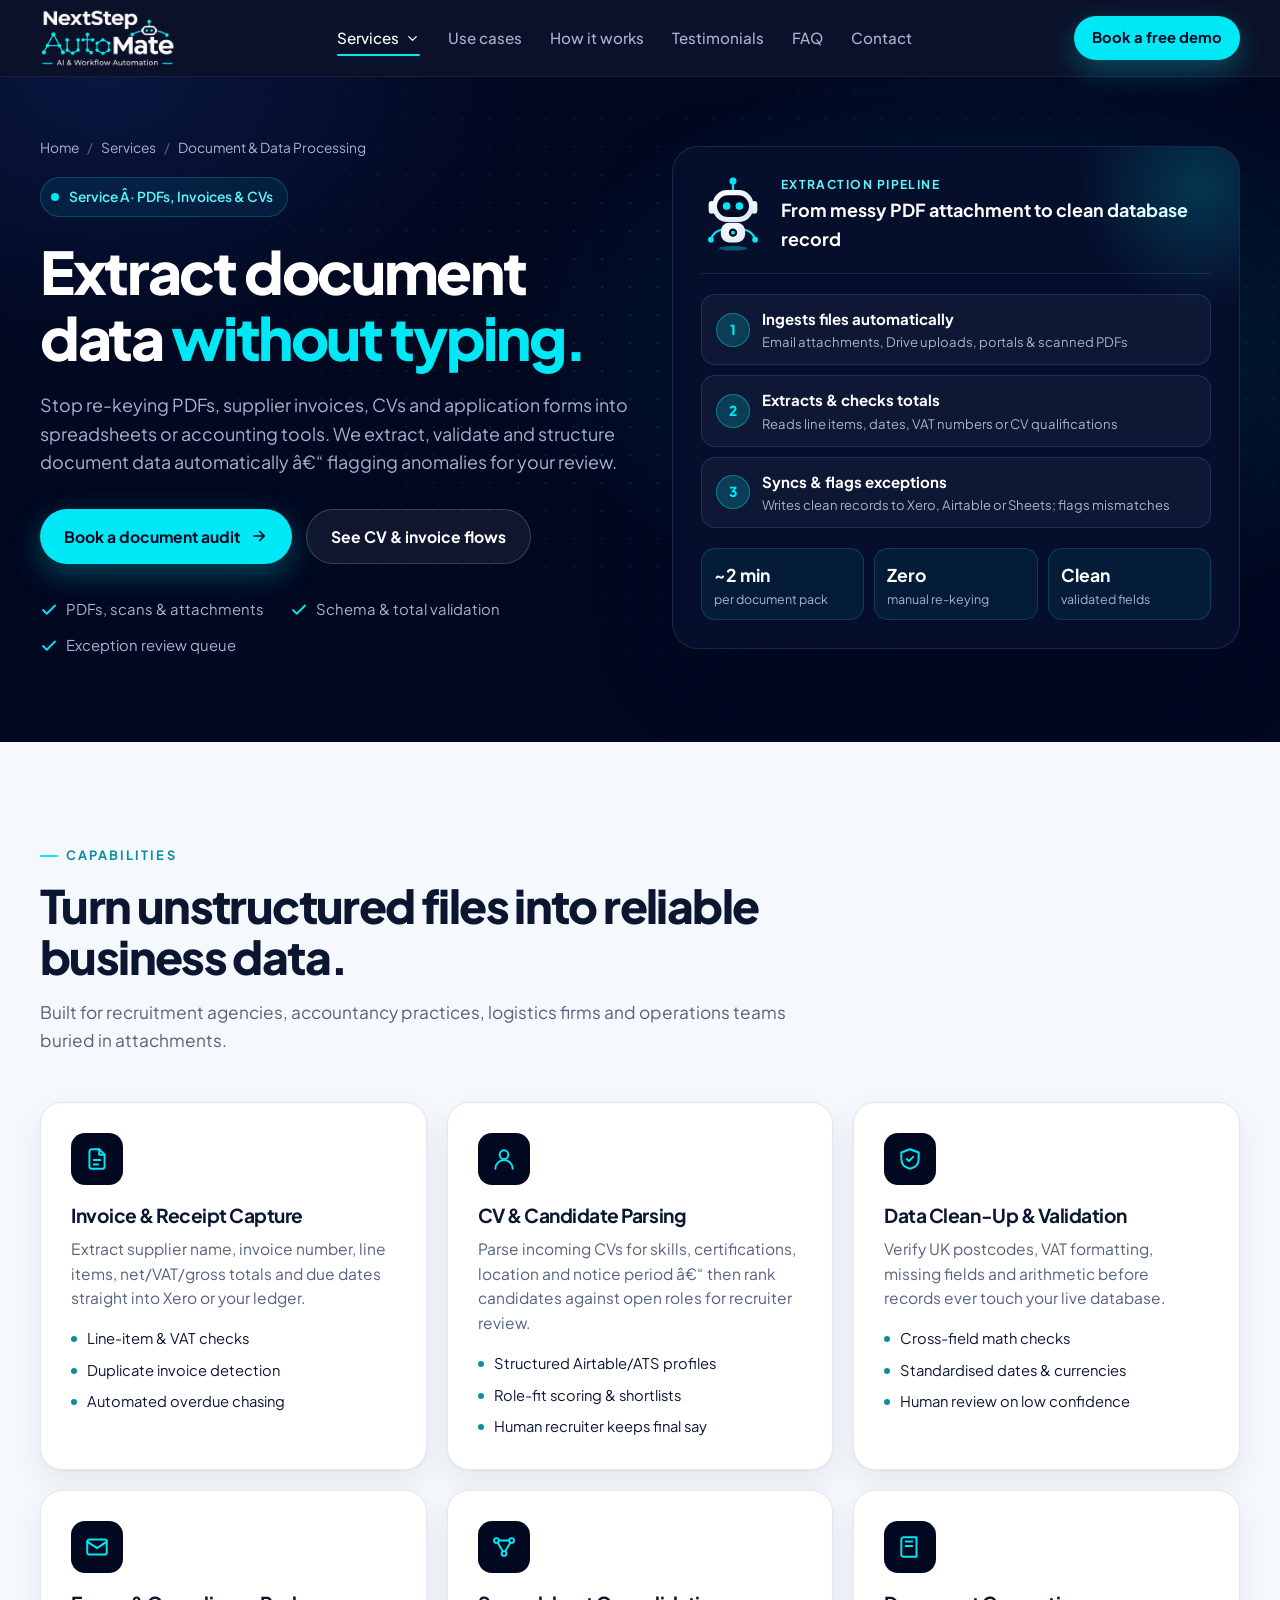
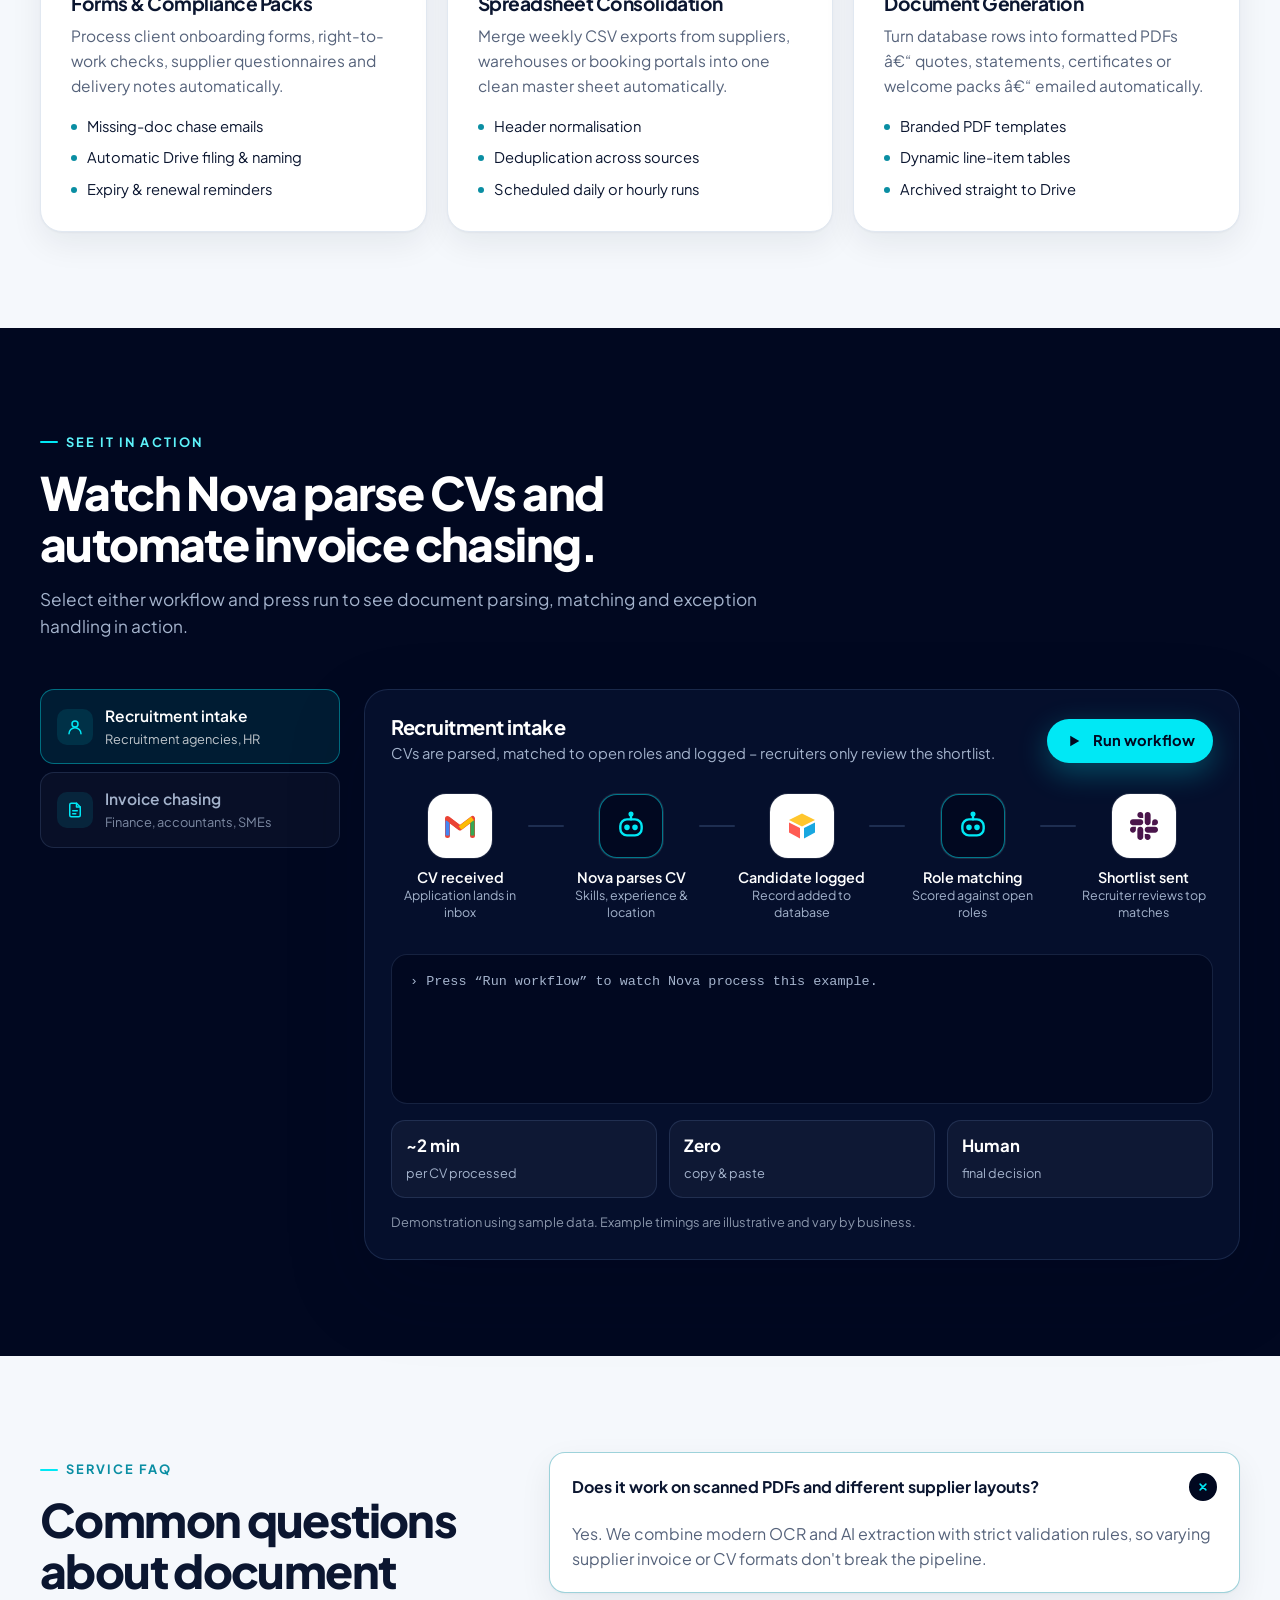
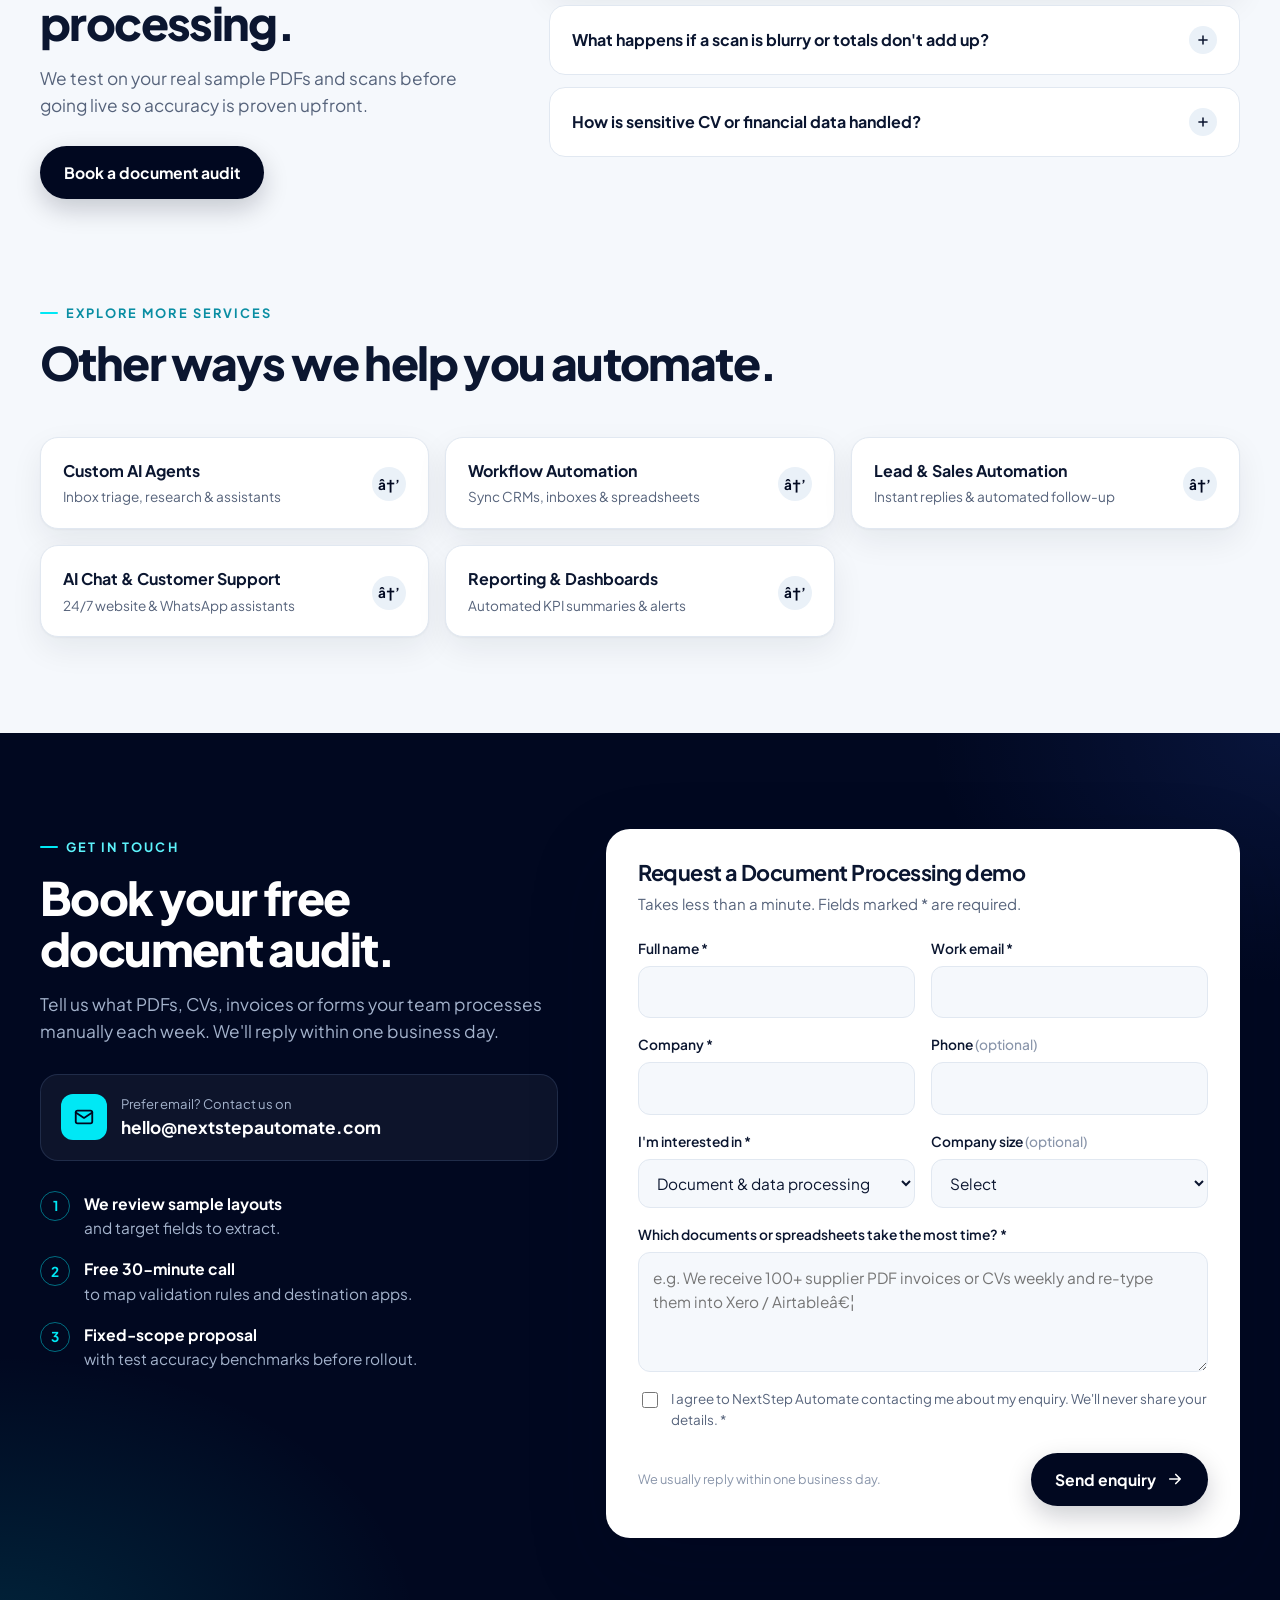
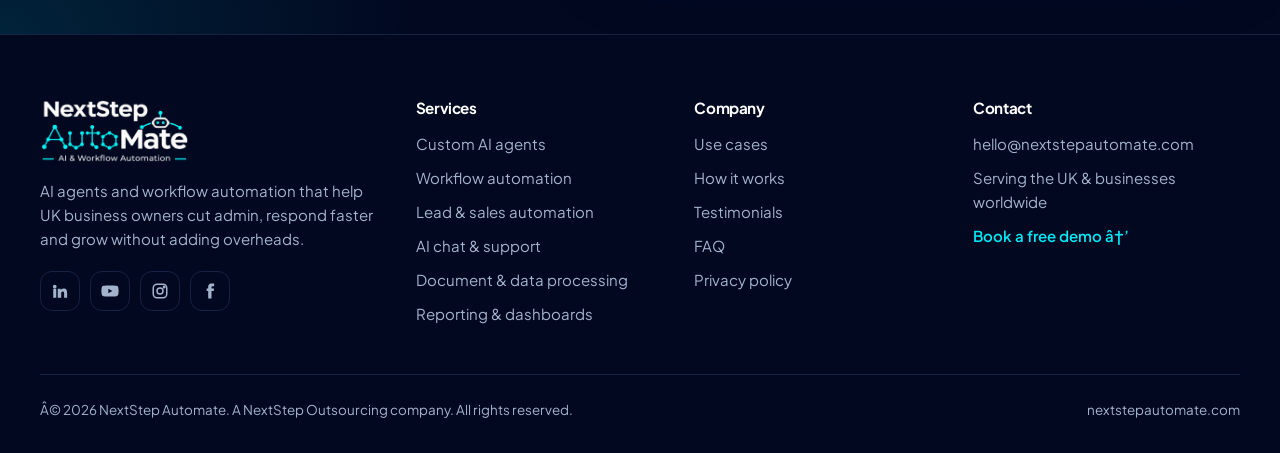
<file: services/document-data-processing.html>
﻿<!doctype html>
<html lang="en-GB">
<head>
<meta charset="UTF-8" />
<meta name="viewport" content="width=device-width, initial-scale=1.0" />
<title>Document &amp; Data Processing | NextStep Automate</title>
<meta name="description" content="Extract data from invoices, CVs, forms and PDFs automatically, validate every field and push clean records into your accounting, HR or CRM systems." />
<meta name="theme-color" content="#010820" />
<link rel="canonical" href="https://nextstepautomate.com/services/document-data-processing.html" />
<link rel="icon" type="image/svg+xml" href="data:image/svg+xml,%3Csvg xmlns='http://www.w3.org/2000/svg' viewBox='0 0 64 64'%3E%3Crect width='64' height='64' rx='14' fill='%23010820'/%3E%3Cpath d='M32 20V11' stroke='%2300f5ff' stroke-width='4' stroke-linecap='round'/%3E%3Ccircle cx='32' cy='9' r='5' fill='%2300f5ff'/%3E%3Crect x='10' y='20' width='44' height='32' rx='16' fill='%23fff'/%3E%3Crect x='16' y='26' width='32' height='20' rx='10' fill='%23010820'/%3E%3Ccircle cx='25' cy='36' r='4' fill='%2300f5ff'/%3E%3Ccircle cx='39' cy='36' r='4' fill='%2300f5ff'/%3E%3C/svg%3E" />
<link rel="preconnect" href="https://fonts.googleapis.com" />
<link rel="preconnect" href="https://fonts.gstatic.com" crossorigin />
<link href="https://fonts.googleapis.com/css2?family=Plus+Jakarta+Sans:wght@400;500;600;700;800&display=swap" rel="stylesheet" />
<script>document.documentElement.classList.add('js');</script>
<link rel="stylesheet" href="../assets/site.css" />
</head>
<body>

<template id="novaTpl">
  <div class="nova" aria-hidden="true">
    <svg viewBox="0 0 200 236">
      <defs><radialGradient id="__ID__shine" cx="35%" cy="25%" r="80%"><stop offset="0" stop-color="#ffffff"/><stop offset="1" stop-color="#dfeaf5"/></radialGradient></defs>
      <ellipse class="shadow" cx="100" cy="226" rx="44" ry="7" fill="rgba(0,232,245,.35)"/>
      <g class="float">
        <g class="arm-l"><path d="M64 168 Q40 172 32 196" stroke="#00e8f5" stroke-width="7" stroke-linecap="round" fill="none"/><circle cx="31" cy="199" r="9" fill="#00e8f5"/></g>
        <g class="arm-r"><path d="M136 168 Q160 172 168 196" stroke="#00e8f5" stroke-width="7" stroke-linecap="round" fill="none"/><circle cx="169" cy="199" r="9" fill="#00e8f5"/></g>
        <rect x="62" y="146" width="76" height="62" rx="26" fill="url(#__ID__shine)"/>
        <circle cx="100" cy="177" r="13" fill="#010820"/><circle class="chest" cx="100" cy="177" r="6" fill="#00e8f5"/>
        <path d="M100 46V22" stroke="#00e8f5" stroke-width="7" stroke-linecap="round"/><circle class="antenna-ball" cx="100" cy="16" r="11" fill="#00e8f5"/>
        <rect x="24" y="78" width="20" height="40" rx="10" fill="url(#__ID__shine)"/><rect x="156" y="78" width="20" height="40" rx="10" fill="url(#__ID__shine)"/>
        <rect x="36" y="44" width="128" height="100" rx="46" fill="url(#__ID__shine)"/><rect x="50" y="60" width="100" height="68" rx="34" fill="#010820"/>
        <g class="eyes"><g class="lids"><circle cx="80" cy="94" r="12" fill="#00e8f5"/><circle cx="120" cy="94" r="12" fill="#00e8f5"/></g></g>
      </g>
    </svg>
  </div>
</template>

<header class="topbar" id="top">
  <div class="container nav">
    <a href="../index.html" class="brand" aria-label="NextStep Automate home"><img src="../assets/logo.png" alt="NextStep Automate â€“ AI &amp; Workflow Automation" width="320" height="137" /></a>
    <nav class="nav-links" aria-label="Primary">
      <div class="nav-dd" id="navServices">
        <button type="button" class="nav-dd-btn active" aria-expanded="false" aria-controls="servicesDropdown" data-section="services">Services <svg class="chev" viewBox="0 0 24 24" fill="none" stroke="currentColor" stroke-width="2.2" stroke-linecap="round" stroke-linejoin="round" aria-hidden="true"><path d="m6 9 6 6 6-6"/></svg></button>
        <div class="nav-dd-menu" id="servicesDropdown" role="menu">
          <a href="custom-ai-agents.html" role="menuitem">Custom AI Agents</a>
          <a href="workflow-automation.html" role="menuitem">Workflow Automation</a>
          <a href="lead-sales-automation.html" role="menuitem">Lead &amp; Sales Automation</a>
          <a href="ai-chat-customer-support.html" role="menuitem">AI Chat &amp; Customer Support</a>
          <a href="document-data-processing.html" role="menuitem" aria-current="page">Document &amp; Data Processing</a>
          <a href="reporting-dashboards.html" role="menuitem">Reporting &amp; Dashboards</a>
        </div>
      </div>
      <a href="../index.html#demo">Use cases</a>
      <a href="../index.html#process">How it works</a>
      <a href="../index.html#testimonials">Testimonials</a>
      <a href="../index.html#faq">FAQ</a>
      <a href="#contact">Contact</a>
    </nav>
    <div class="nav-cta">
      <a class="btn btn-cyan btn-sm" href="#contact">Book a free demo</a>
      <button class="burger" id="burger" aria-label="Open menu" aria-expanded="false" aria-controls="mobileMenu"><svg width="22" height="22" viewBox="0 0 24 24" fill="none" stroke="currentColor" stroke-width="2" stroke-linecap="round"><path d="M4 7h16M4 12h16M4 17h16"/></svg></button>
    </div>
  </div>
  <nav class="mobile-menu" id="mobileMenu" aria-label="Mobile">
    <div class="mob-dd" id="mobServices">
      <button type="button" class="mob-dd-btn" aria-expanded="false" aria-controls="mobServicesMenu"><span>Services</span><svg class="chev" viewBox="0 0 24 24" fill="none" stroke="currentColor" stroke-width="2.2" stroke-linecap="round" stroke-linejoin="round" aria-hidden="true"><path d="m6 9 6 6 6-6"/></svg></button>
      <div class="mob-dd-menu" id="mobServicesMenu">
        <a href="custom-ai-agents.html">Custom AI Agents</a>
        <a href="workflow-automation.html">Workflow Automation</a>
        <a href="lead-sales-automation.html">Lead &amp; Sales Automation</a>
        <a href="ai-chat-customer-support.html">AI Chat &amp; Customer Support</a>
        <a href="document-data-processing.html" aria-current="page">Document &amp; Data Processing</a>
        <a href="reporting-dashboards.html">Reporting &amp; Dashboards</a>
      </div>
    </div>
    <a href="../index.html#demo">Use cases</a>
    <a href="../index.html#process">How it works</a>
    <a href="../index.html#testimonials">Testimonials</a>
    <a href="../index.html#faq">FAQ</a>
    <a href="#contact">Contact</a>
    <a class="btn btn-cyan" href="#contact">Book a free demo</a>
  </nav>
</header>

<main>
  <section class="hero svc-hero" id="home">
    <div class="hero-grid-bg"></div>
    <div class="container hero-inner">
      <div>
        <nav class="breadcrumb reveal" aria-label="Breadcrumb">
          <a href="../index.html">Home</a><span aria-hidden="true">/</span>
          <a href="../index.html#services">Services</a><span aria-hidden="true">/</span>
          <span>Document &amp; Data Processing</span>
        </nav>
        <span class="eyebrow reveal"><span class="pulse"></span>Service Â· PDFs, Invoices &amp; CVs</span>
        <h1 class="reveal d1">Extract document data <span class="hl">without typing.</span></h1>
        <p class="lead reveal d2">Stop re-keying PDFs, supplier invoices, CVs and application forms into spreadsheets or accounting tools. We extract, validate and structure document data automatically â€“ flagging anomalies for your review.</p>
        <div class="hero-actions reveal d3">
          <a class="btn btn-cyan" href="#contact">Book a document audit <svg viewBox="0 0 24 24" fill="none" stroke="currentColor" stroke-width="2.2" stroke-linecap="round" stroke-linejoin="round"><path d="M5 12h14M13 6l6 6-6 6"/></svg></a>
          <a class="btn btn-ghost-dark" href="#service-demo">See CV &amp; invoice flows</a>
        </div>
        <div class="hero-points reveal d3">
          <span><svg viewBox="0 0 24 24" fill="none" stroke="currentColor" stroke-width="2.4" stroke-linecap="round" stroke-linejoin="round"><path d="M20 6 9 17l-5-5"/></svg>PDFs, scans &amp; attachments</span>
          <span><svg viewBox="0 0 24 24" fill="none" stroke="currentColor" stroke-width="2.4" stroke-linecap="round" stroke-linejoin="round"><path d="M20 6 9 17l-5-5"/></svg>Schema &amp; total validation</span>
          <span><svg viewBox="0 0 24 24" fill="none" stroke="currentColor" stroke-width="2.4" stroke-linecap="round" stroke-linejoin="round"><path d="M20 6 9 17l-5-5"/></svg>Exception review queue</span>
        </div>
      </div>
      <div class="svc-panel reveal d2">
        <div class="svc-panel-head">
          <div class="svc-panel-nova" id="svcHeroNova"></div>
          <div><small>Extraction Pipeline</small><b>From messy PDF attachment to clean database record</b></div>
        </div>
        <div class="svc-pipeline">
          <div class="svc-pipe-row"><div class="svc-pipe-num">1</div><div><b>Ingests files automatically</b><span>Email attachments, Drive uploads, portals &amp; scanned PDFs</span></div></div>
          <div class="svc-pipe-row"><div class="svc-pipe-num">2</div><div><b>Extracts &amp; checks totals</b><span>Reads line items, dates, VAT numbers or CV qualifications</span></div></div>
          <div class="svc-pipe-row"><div class="svc-pipe-num">3</div><div><b>Syncs &amp; flags exceptions</b><span>Writes clean records to Xero, Airtable or Sheets; flags mismatches</span></div></div>
        </div>
        <div class="svc-metrics">
          <div><b>~2 min</b><span>per document pack</span></div>
          <div><b>Zero</b><span>manual re-keying</span></div>
          <div><b>Clean</b><span>validated fields</span></div>
        </div>
      </div>
    </div>
  </section>

  <section>
    <div class="container">
      <div class="section-head reveal">
        <span class="kicker">Capabilities</span>
        <h2>Turn unstructured files into reliable business data.</h2>
        <p>Built for recruitment agencies, accountancy practices, logistics firms and operations teams buried in attachments.</p>
      </div>
      <div class="services-grid">
        <article class="service reveal"><div class="ico"><svg viewBox="0 0 24 24" fill="none" stroke="currentColor" stroke-width="1.8" stroke-linecap="round" stroke-linejoin="round"><path d="M14 3H7a2 2 0 0 0-2 2v14a2 2 0 0 0 2 2h10a2 2 0 0 0 2-2V8z"/><path d="M14 3v5h5M9 13h6M9 17h4"/></svg></div><h3>Invoice &amp; Receipt Capture</h3><p>Extract supplier name, invoice number, line items, net/VAT/gross totals and due dates straight into Xero or your ledger.</p><ul><li>Line-item &amp; VAT checks</li><li>Duplicate invoice detection</li><li>Automated overdue chasing</li></ul></article>
        <article class="service reveal d1"><div class="ico"><svg viewBox="0 0 24 24" fill="none" stroke="currentColor" stroke-width="1.8" stroke-linecap="round" stroke-linejoin="round"><circle cx="12" cy="8" r="4"/><path d="M4 21a8 8 0 0 1 16 0"/></svg></div><h3>CV &amp; Candidate Parsing</h3><p>Parse incoming CVs for skills, certifications, location and notice period â€“ then rank candidates against open roles for recruiter review.</p><ul><li>Structured Airtable/ATS profiles</li><li>Role-fit scoring &amp; shortlists</li><li>Human recruiter keeps final say</li></ul></article>
        <article class="service reveal d2"><div class="ico"><svg viewBox="0 0 24 24" fill="none" stroke="currentColor" stroke-width="1.8" stroke-linecap="round" stroke-linejoin="round"><path d="M12 3l8 3v6c0 5-3.5 8-8 9-4.5-1-8-4-8-9V6z"/><path d="M9 12l2 2 4-4"/></svg></div><h3>Data Clean-Up &amp; Validation</h3><p>Verify UK postcodes, VAT formatting, missing fields and arithmetic before records ever touch your live database.</p><ul><li>Cross-field math checks</li><li>Standardised dates &amp; currencies</li><li>Human review on low confidence</li></ul></article>
        <article class="service reveal"><div class="ico"><svg viewBox="0 0 24 24" fill="none" stroke="currentColor" stroke-width="1.8" stroke-linecap="round" stroke-linejoin="round"><rect x="3" y="5" width="18" height="14" rx="2"/><path d="m3 7 9 6 9-6"/></svg></div><h3>Forms &amp; Compliance Packs</h3><p>Process client onboarding forms, right-to-work checks, supplier questionnaires and delivery notes automatically.</p><ul><li>Missing-doc chase emails</li><li>Automatic Drive filing &amp; naming</li><li>Expiry &amp; renewal reminders</li></ul></article>
        <article class="service reveal d1"><div class="ico"><svg viewBox="0 0 24 24" fill="none" stroke="currentColor" stroke-width="1.8" stroke-linecap="round" stroke-linejoin="round"><circle cx="5" cy="6" r="2.2"/><circle cx="19" cy="6" r="2.2"/><circle cx="12" cy="18" r="2.2"/><path d="M7.2 6h9.6M6.2 8l4.6 8M17.8 8l-4.6 8"/></svg></div><h3>Spreadsheet Consolidation</h3><p>Merge weekly CSV exports from suppliers, warehouses or booking portals into one clean master sheet automatically.</p><ul><li>Header normalisation</li><li>Deduplication across sources</li><li>Scheduled daily or hourly runs</li></ul></article>
        <article class="service reveal d2"><div class="ico"><svg viewBox="0 0 24 24" fill="none" stroke="currentColor" stroke-width="1.8" stroke-linecap="round" stroke-linejoin="round"><path d="M4 19V5a2 2 0 0 1 2-2h12v18H6a2 2 0 0 1-2-2Z"/><path d="M8 7h6M8 11h6"/></svg></div><h3>Document Generation</h3><p>Turn database rows into formatted PDFs â€“ quotes, statements, certificates or welcome packs â€“ emailed automatically.</p><ul><li>Branded PDF templates</li><li>Dynamic line-item tables</li><li>Archived straight to Drive</li></ul></article>
      </div>
    </div>
  </section>

  <section class="dark" id="service-demo">
    <div class="container">
      <div class="section-head reveal">
        <span class="kicker">See it in action</span>
        <h2>Watch Nova parse CVs and automate invoice chasing.</h2>
        <p>Select either workflow and press run to see document parsing, matching and exception handling in action.</p>
      </div>
      <div class="demo-wrap">
        <div class="demo-tabs reveal" id="demoTabs" role="tablist" data-flows="cv,inv"></div>
        <div class="demo-panel reveal d1">
          <div class="demo-top">
            <div><h3 id="demoTitle">Recruitment intake</h3><p id="demoSub"></p></div>
            <button class="btn btn-cyan btn-sm" id="runBtn"><svg viewBox="0 0 24 24" fill="currentColor"><path d="M7 5v14l12-7z"/></svg>Run workflow</button>
          </div>
          <div class="flow" id="flow"></div>
          <div class="console" id="console" aria-live="polite"></div>
          <div class="demo-result" id="demoResult"></div>
          <p class="demo-note">Demonstration using sample data. Example timings are illustrative and vary by business.</p>
        </div>
      </div>
    </div>
  </section>

  <section id="faq">
    <div class="container faq-wrap">
      <div class="section-head reveal" style="margin-bottom:0">
        <span class="kicker">Service FAQ</span>
        <h2>Common questions about document processing.</h2>
        <p>We test on your real sample PDFs and scans before going live so accuracy is proven upfront.</p>
        <a class="btn btn-navy" href="#contact" style="margin-top:26px">Book a document audit</a>
      </div>
      <div class="faq-list reveal d1">
        <details class="faq" open><summary>Does it work on scanned PDFs and different supplier layouts?<span class="pm"><svg viewBox="0 0 24 24" fill="none" stroke="currentColor" stroke-width="2.6" stroke-linecap="round"><path d="M12 5v14M5 12h14"/></svg></span></summary><div class="ans">Yes. We combine modern OCR and AI extraction with strict validation rules, so varying supplier invoice or CV formats don't break the pipeline.</div></details>
        <details class="faq"><summary>What happens if a scan is blurry or totals don't add up?<span class="pm"><svg viewBox="0 0 24 24" fill="none" stroke="currentColor" stroke-width="2.6" stroke-linecap="round"><path d="M12 5v14M5 12h14"/></svg></span></summary><div class="ans">Our validation step checks arithmetic and required fields â€“ any mismatch is routed to an exception queue for human review instead of pushing bad data.</div></details>
        <details class="faq"><summary>How is sensitive CV or financial data handled?<span class="pm"><svg viewBox="0 0 24 24" fill="none" stroke="currentColor" stroke-width="2.6" stroke-linecap="round"><path d="M12 5v14M5 12h14"/></svg></span></summary><div class="ans">Files are processed strictly within your workflow using zero-retention API settings and UK GDPR data minimisation principles.</div></details>
      </div>
    </div>
  </section>

  <section style="padding-top:0">
    <div class="container">
      <div class="section-head reveal">
        <span class="kicker">Explore more services</span>
        <h2>Other ways we help you automate.</h2>
      </div>
      <div class="related-grid">
        <a class="related-card reveal" href="custom-ai-agents.html"><div><b>Custom AI Agents</b><span>Inbox triage, research &amp; assistants</span></div><span class="arr" aria-hidden="true">â†’</span></a>
        <a class="related-card reveal d1" href="workflow-automation.html"><div><b>Workflow Automation</b><span>Sync CRMs, inboxes &amp; spreadsheets</span></div><span class="arr" aria-hidden="true">â†’</span></a>
        <a class="related-card reveal d2" href="lead-sales-automation.html"><div><b>Lead &amp; Sales Automation</b><span>Instant replies &amp; automated follow-up</span></div><span class="arr" aria-hidden="true">â†’</span></a>
        <a class="related-card reveal" href="ai-chat-customer-support.html"><div><b>AI Chat &amp; Customer Support</b><span>24/7 website &amp; WhatsApp assistants</span></div><span class="arr" aria-hidden="true">â†’</span></a>
        <a class="related-card reveal d1" href="reporting-dashboards.html"><div><b>Reporting &amp; Dashboards</b><span>Automated KPI summaries &amp; alerts</span></div><span class="arr" aria-hidden="true">â†’</span></a>
      </div>
    </div>
  </section>

  <section class="contact" id="contact">
    <div class="container contact-grid">
      <div class="reveal">
        <span class="kicker" style="color:var(--cyan-2)">Get in touch</span>
        <h2>Book your free document audit.</h2>
        <p class="intro">Tell us what PDFs, CVs, invoices or forms your team processes manually each week. We'll reply within one business day.</p>
        <a class="contact-email" href="mailto:hello@nextstepautomate.com?subject=Document%20%26%20Data%20Processing%20enquiry">
          <span class="ei"><svg viewBox="0 0 24 24" fill="none" stroke="currentColor" stroke-width="2" stroke-linecap="round" stroke-linejoin="round"><rect x="3" y="5" width="18" height="14" rx="2"/><path d="m3 7 9 6 9-6"/></svg></span>
          <span><small>Prefer email? Contact us on</small><b>hello@nextstepautomate.com</b></span>
        </a>
        <ul class="next-steps">
          <li><span class="n">1</span><div><b>We review sample layouts</b>and target fields to extract.</div></li>
          <li><span class="n">2</span><div><b>Free 30-minute call</b>to map validation rules and destination apps.</div></li>
          <li><span class="n">3</span><div><b>Fixed-scope proposal</b>with test accuracy benchmarks before rollout.</div></li>
        </ul>
      </div>
      <form class="form reveal d1" id="contactForm" data-endpoint="https://script.google.com/macros/s/AKfycbxdxnnkMb_35V6l8-z1Xlcg-TuW-Q2Z6aAKQw0Q5hltdXUvE1nVmT8TB8iY9VKY7Dn0-w/exec" novalidate>
        <div class="form-body">
          <h3>Request a Document Processing demo</h3>
          <p>Takes less than a minute. Fields marked * are required.</p>
          <div class="fields">
            <div class="field"><label for="fName">Full name *</label><input id="fName" name="name" autocomplete="name" required /><span class="err">Please enter your name.</span></div>
            <div class="field"><label for="fEmail">Work email *</label><input id="fEmail" name="email" type="email" autocomplete="email" required /><span class="err">Please enter a valid email.</span></div>
            <div class="field"><label for="fCompany">Company *</label><input id="fCompany" name="company" autocomplete="organization" required /><span class="err">Please enter your company name.</span></div>
            <div class="field"><label for="fPhone">Phone <span class="opt">(optional)</span></label><input id="fPhone" name="phone" type="tel" autocomplete="tel" /></div>
            <div class="field"><label for="fType">I'm interested in *</label>
              <select id="fType" name="interest" required>
                <option value="">Select an option</option>
                <option>Booking a free demo / automation audit</option>
                <option>Custom AI agent</option>
                <option>Workflow automation</option>
                <option>Lead &amp; sales automation</option>
                <option>AI chat &amp; customer support</option>
                <option selected>Document &amp; data processing</option>
                <option>Reporting &amp; dashboards</option>
                <option>Something else</option>
              </select><span class="err">Please choose an option.</span></div>
            <div class="field"><label for="fSize">Company size <span class="opt">(optional)</span></label>
              <select id="fSize" name="size"><option value="">Select</option><option>1â€“10 employees</option><option>11â€“50 employees</option><option>51â€“200 employees</option><option>200+ employees</option></select></div>
            <div class="field full"><label for="fMsg">Which documents or spreadsheets take the most time? *</label><textarea id="fMsg" name="message" required placeholder="e.g. We receive 100+ supplier PDF invoices or CVs weekly and re-type them into Xero / Airtableâ€¦"></textarea><span class="err">Please tell us a little about your needs.</span></div>
            <label class="consent"><input type="checkbox" id="fConsent" name="consent" value="Yes" required /> <span>I agree to NextStep Automate contacting me about my enquiry. We'll never share your details. *</span></label>
          </div>
          <div class="form-foot">
            <small>We usually reply within one business day.</small>
            <button class="btn btn-navy" type="submit" id="sendBtn">Send enquiry <svg viewBox="0 0 24 24" fill="none" stroke="currentColor" stroke-width="2.2" stroke-linecap="round" stroke-linejoin="round"><path d="M5 12h14M13 6l6 6-6 6"/></svg></button>
          </div>
        </div>
        <div class="form-success" role="status">
          <div class="tick"><svg viewBox="0 0 24 24" fill="none" stroke="currentColor" stroke-width="2.6" stroke-linecap="round" stroke-linejoin="round"><path d="M20 6 9 17l-5-5"/></svg></div>
          <h3>Thanks â€“ we've got it!</h3>
          <p id="successMsg">We'll be in touch within one business day. You can also reach us any time at hello@nextstepautomate.com.</p>
        </div>
      </form>
    </div>
  </section>
</main>

<footer>
  <div class="container">
    <div class="foot-grid">
      <div class="foot-brand">
        <img src="../assets/logo.png" alt="NextStep Automate" width="320" height="137" loading="lazy" />
        <p>AI agents and workflow automation that help UK business owners cut admin, respond faster and grow without adding overheads.</p>
        <div class="socials">
          <a href="#" aria-label="NextStep Automate on LinkedIn"><svg viewBox="0 0 24 24" fill="currentColor"><path d="M4.98 3.5a2.5 2.5 0 1 1 0 5 2.5 2.5 0 0 1 0-5zM3 9h4v12H3zM9 9h3.8v1.7h.1c.5-1 1.8-2 3.8-2 4 0 4.8 2.6 4.8 6V21h-4v-5.5c0-1.3 0-3-1.8-3s-2.1 1.4-2.1 2.9V21H9z"/></svg></a>
          <a href="#" aria-label="NextStep Automate on YouTube"><svg viewBox="0 0 24 24" fill="currentColor"><path d="M23 7.2a3 3 0 0 0-2.1-2.1C19 4.6 12 4.6 12 4.6s-7 0-8.9.5A3 3 0 0 0 1 7.2 31 31 0 0 0 .5 12a31 31 0 0 0 .5 4.8 3 3 0 0 0 2.1 2.1c1.9.5 8.9.5 8.9.5s7 0 8.9-.5a3 3 0 0 0 2.1-2.1 31 31 0 0 0 .5-4.8 31 31 0 0 0-.5-4.8zM9.8 15.1V8.9l5.4 3.1z"/></svg></a>
          <a href="#" aria-label="NextStep Automate on Instagram"><svg viewBox="0 0 24 24" fill="none" stroke="currentColor" stroke-width="2"><rect x="3" y="3" width="18" height="18" rx="5"/><circle cx="12" cy="12" r="4"/><circle cx="17.5" cy="6.5" r="1" fill="currentColor"/></svg></a>
          <a href="#" aria-label="NextStep Automate on Facebook"><svg viewBox="0 0 24 24" fill="currentColor"><path d="M14 8.5V6.8c0-.8.5-1 1-1h2.5V2h-3.4C10.4 2 9.6 4.7 9.6 6.5v2H7.5V12h2.1v10H14V12h3l.4-3.5z"/></svg></a>
        </div>
      </div>
      <div>
        <h4>Services</h4>
        <ul>
          <li><a href="custom-ai-agents.html">Custom AI agents</a></li>
          <li><a href="workflow-automation.html">Workflow automation</a></li>
          <li><a href="lead-sales-automation.html">Lead &amp; sales automation</a></li>
          <li><a href="ai-chat-customer-support.html">AI chat &amp; support</a></li>
          <li><a href="document-data-processing.html">Document &amp; data processing</a></li>
          <li><a href="reporting-dashboards.html">Reporting &amp; dashboards</a></li>
        </ul>
      </div>
      <div>
        <h4>Company</h4>
        <ul><li><a href="../index.html#demo">Use cases</a></li><li><a href="../index.html#process">How it works</a></li><li><a href="../index.html#testimonials">Testimonials</a></li><li><a href="../index.html#faq">FAQ</a></li><li><a href="../privacy.html">Privacy policy</a></li></ul>
      </div>
      <div>
        <h4>Contact</h4>
        <ul>
          <li><a href="mailto:hello@nextstepautomate.com">hello@nextstepautomate.com</a></li>
          <li>Serving the UK &amp; businesses worldwide</li>
          <li><a href="#contact" style="color:var(--cyan);font-weight:600">Book a free demo â†’</a></li>
        </ul>
      </div>
    </div>
    <div class="foot-bottom">
      <span>Â© <span id="yr">2026</span> NextStep Automate. A NextStep Outsourcing company. All rights reserved.</span>
      <span>nextstepautomate.com</span>
    </div>
  </div>
</footer>

<div id="ambient" aria-hidden="true"><svg id="ambientSvg"></svg></div>
<div id="novaFloat" role="button" tabindex="0" aria-label="Open Nova assistant"><span class="badge"></span></div>
<div class="nova-panel" id="novaPanel" role="dialog" aria-label="Nova assistant">
  <header>
    <div class="mini" id="novaMini"></div>
    <div><b>Nova</b><span>NextStep's AI assistant</span></div>
    <button class="close" id="novaClose" aria-label="Close"><svg width="18" height="18" viewBox="0 0 24 24" fill="none" stroke="currentColor" stroke-width="2.2" stroke-linecap="round"><path d="M6 6l12 12M18 6 6 18"/></svg></button>
  </header>
  <div class="msg">Hi, I'm Nova ðŸ‘‹ Tired of typing data out of PDFs, CVs and invoices?</div>
  <div class="acts">
    <a class="primary" href="#contact" data-close>Book a free demo <span>â†’</span></a>
    <a href="#service-demo" data-close>See this workflow in action <span>â†’</span></a>
    <a href="../index.html#savings" data-close>Estimate my savings <span>â†’</span></a>
    <a href="mailto:hello@nextstepautomate.com?subject=Document%20%26%20Data%20Processing%20enquiry">Email hello@nextstepautomate.com <span>â†’</span></a>
  </div>
</div>

<script src="../assets/site.js" defer></script>
</body>
</html>
</file>
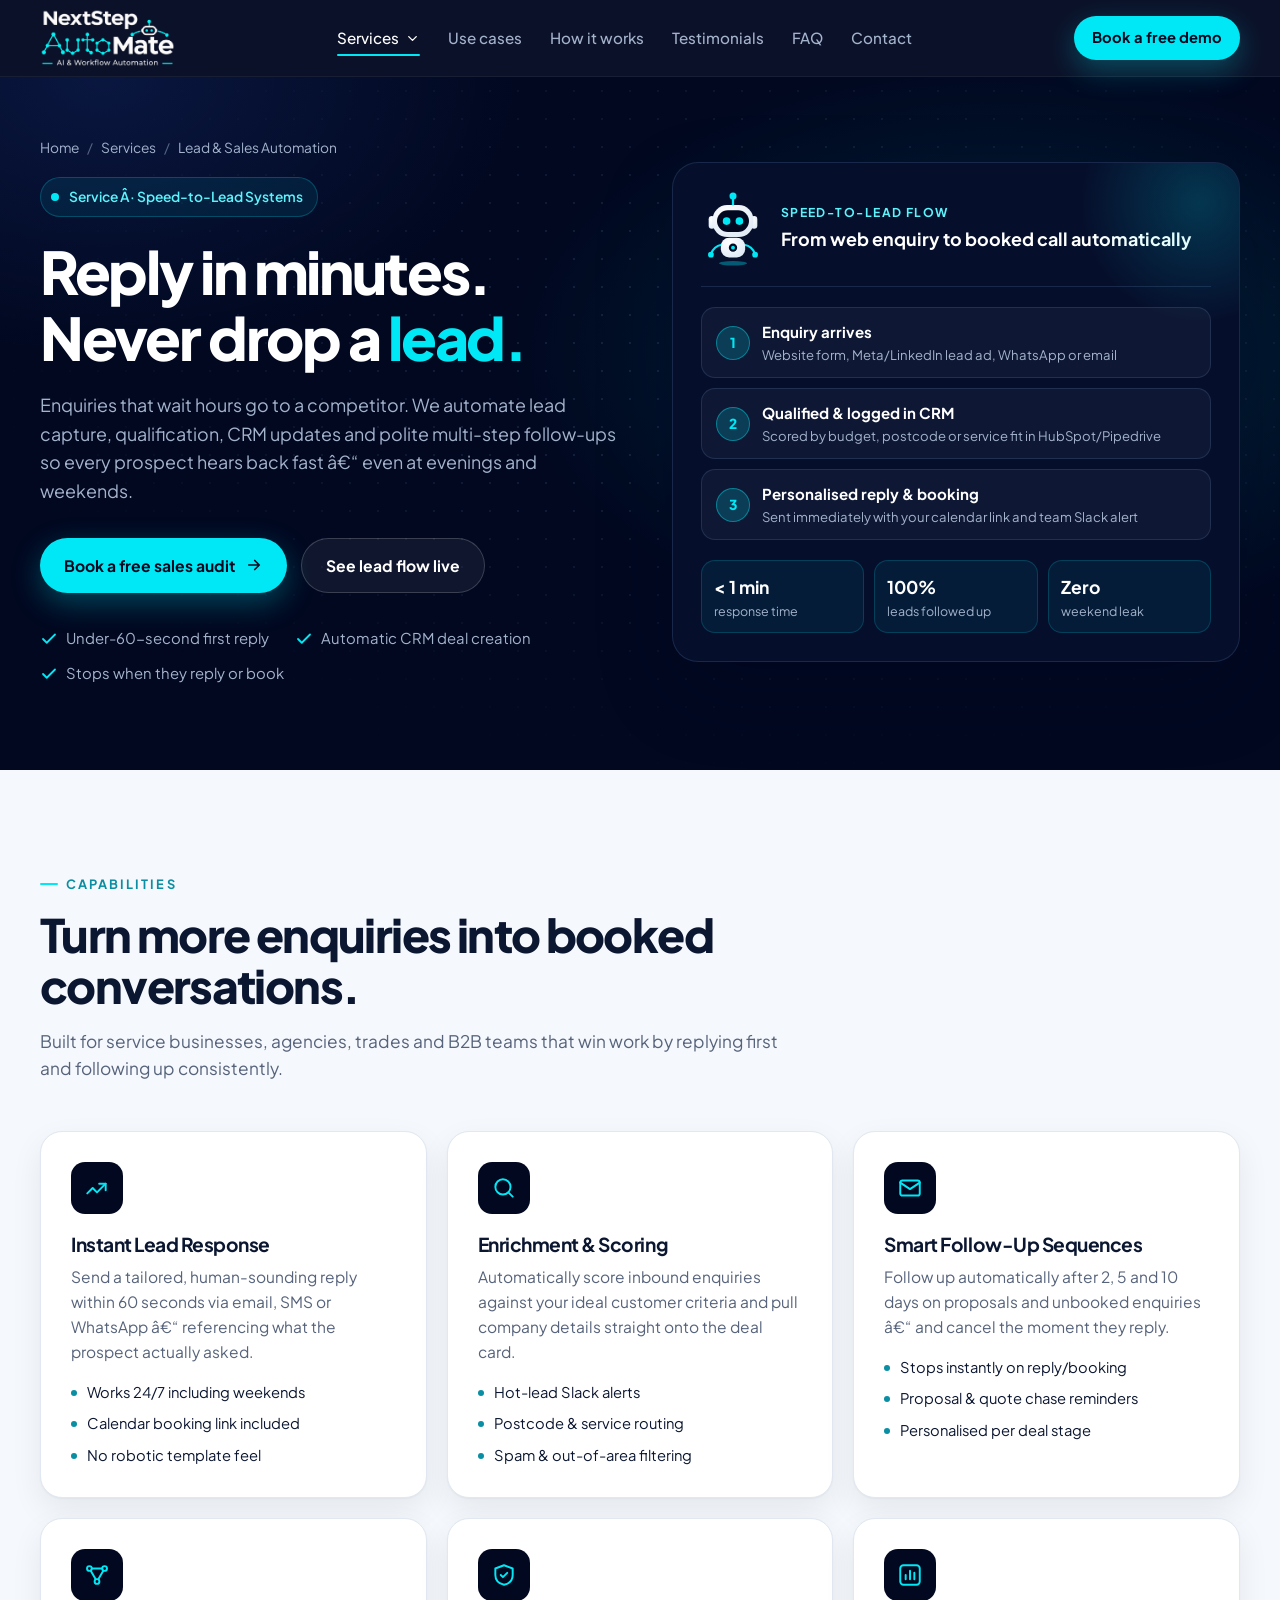
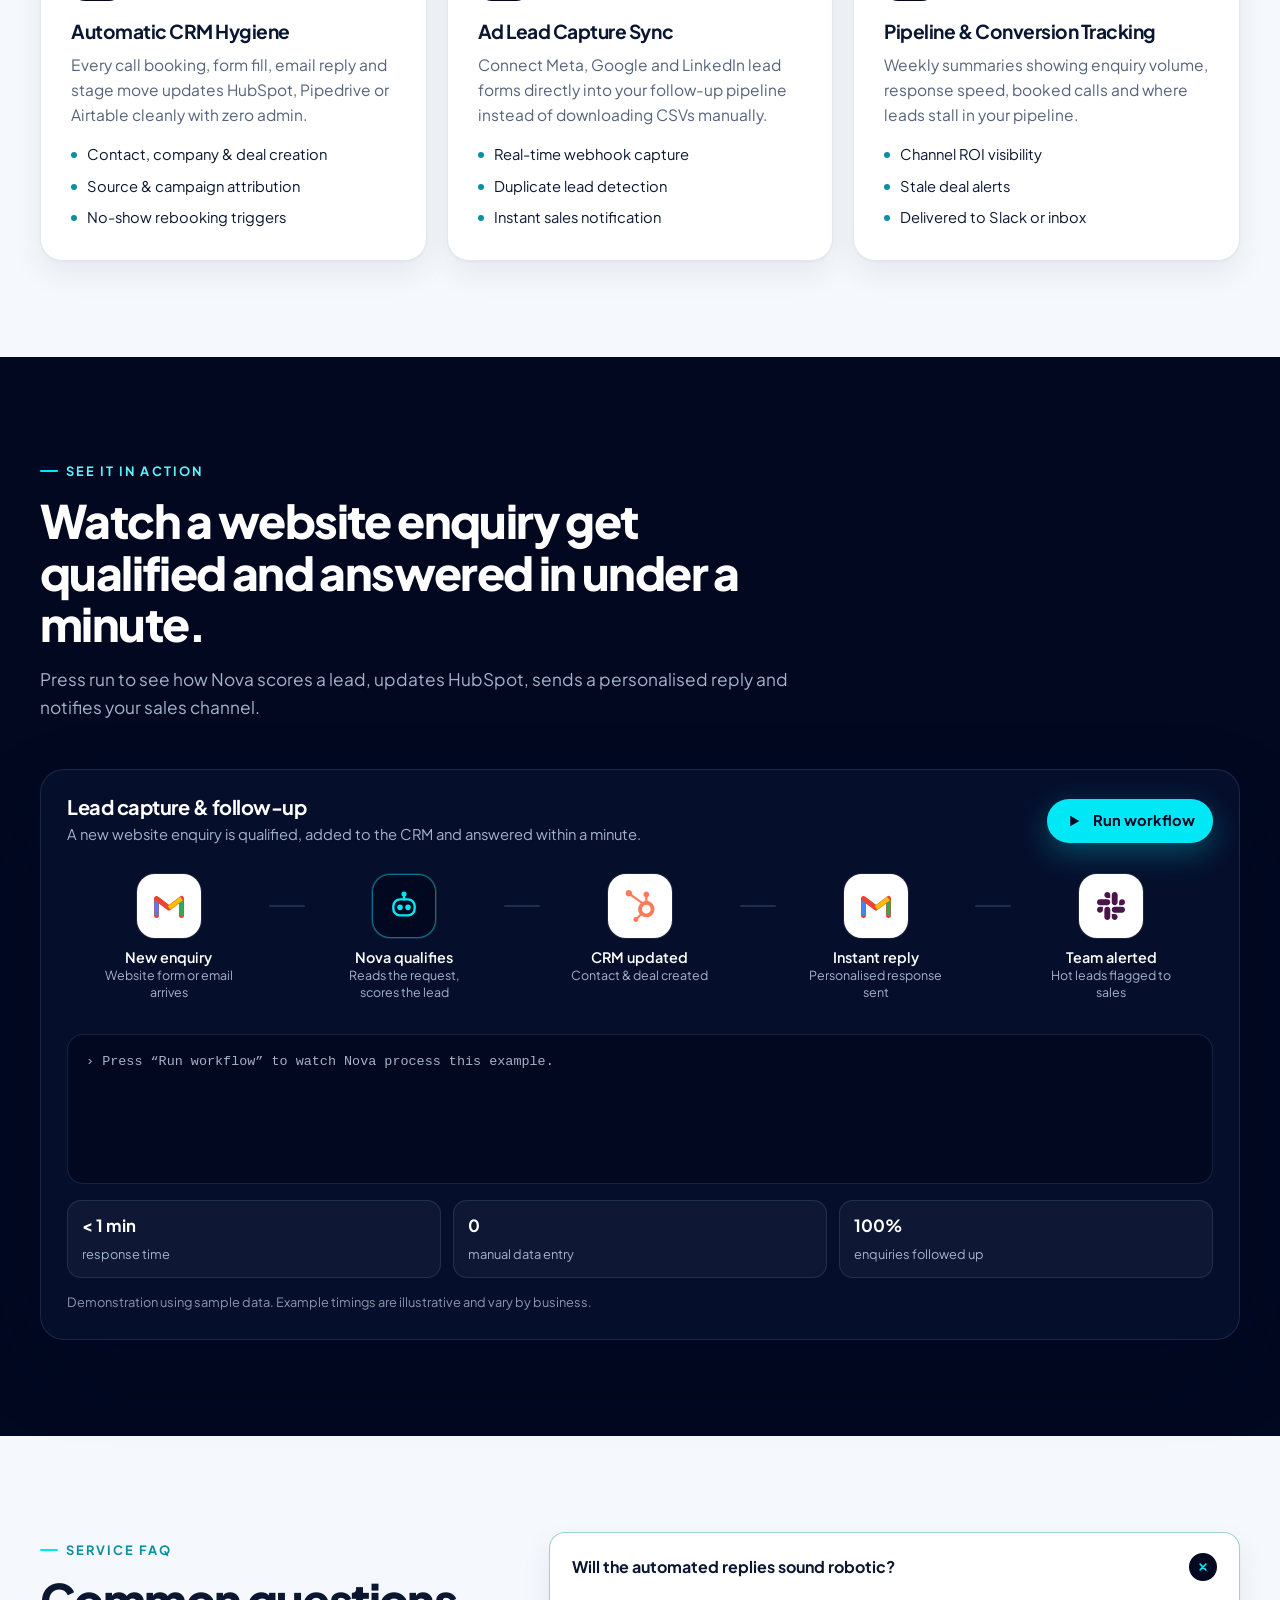
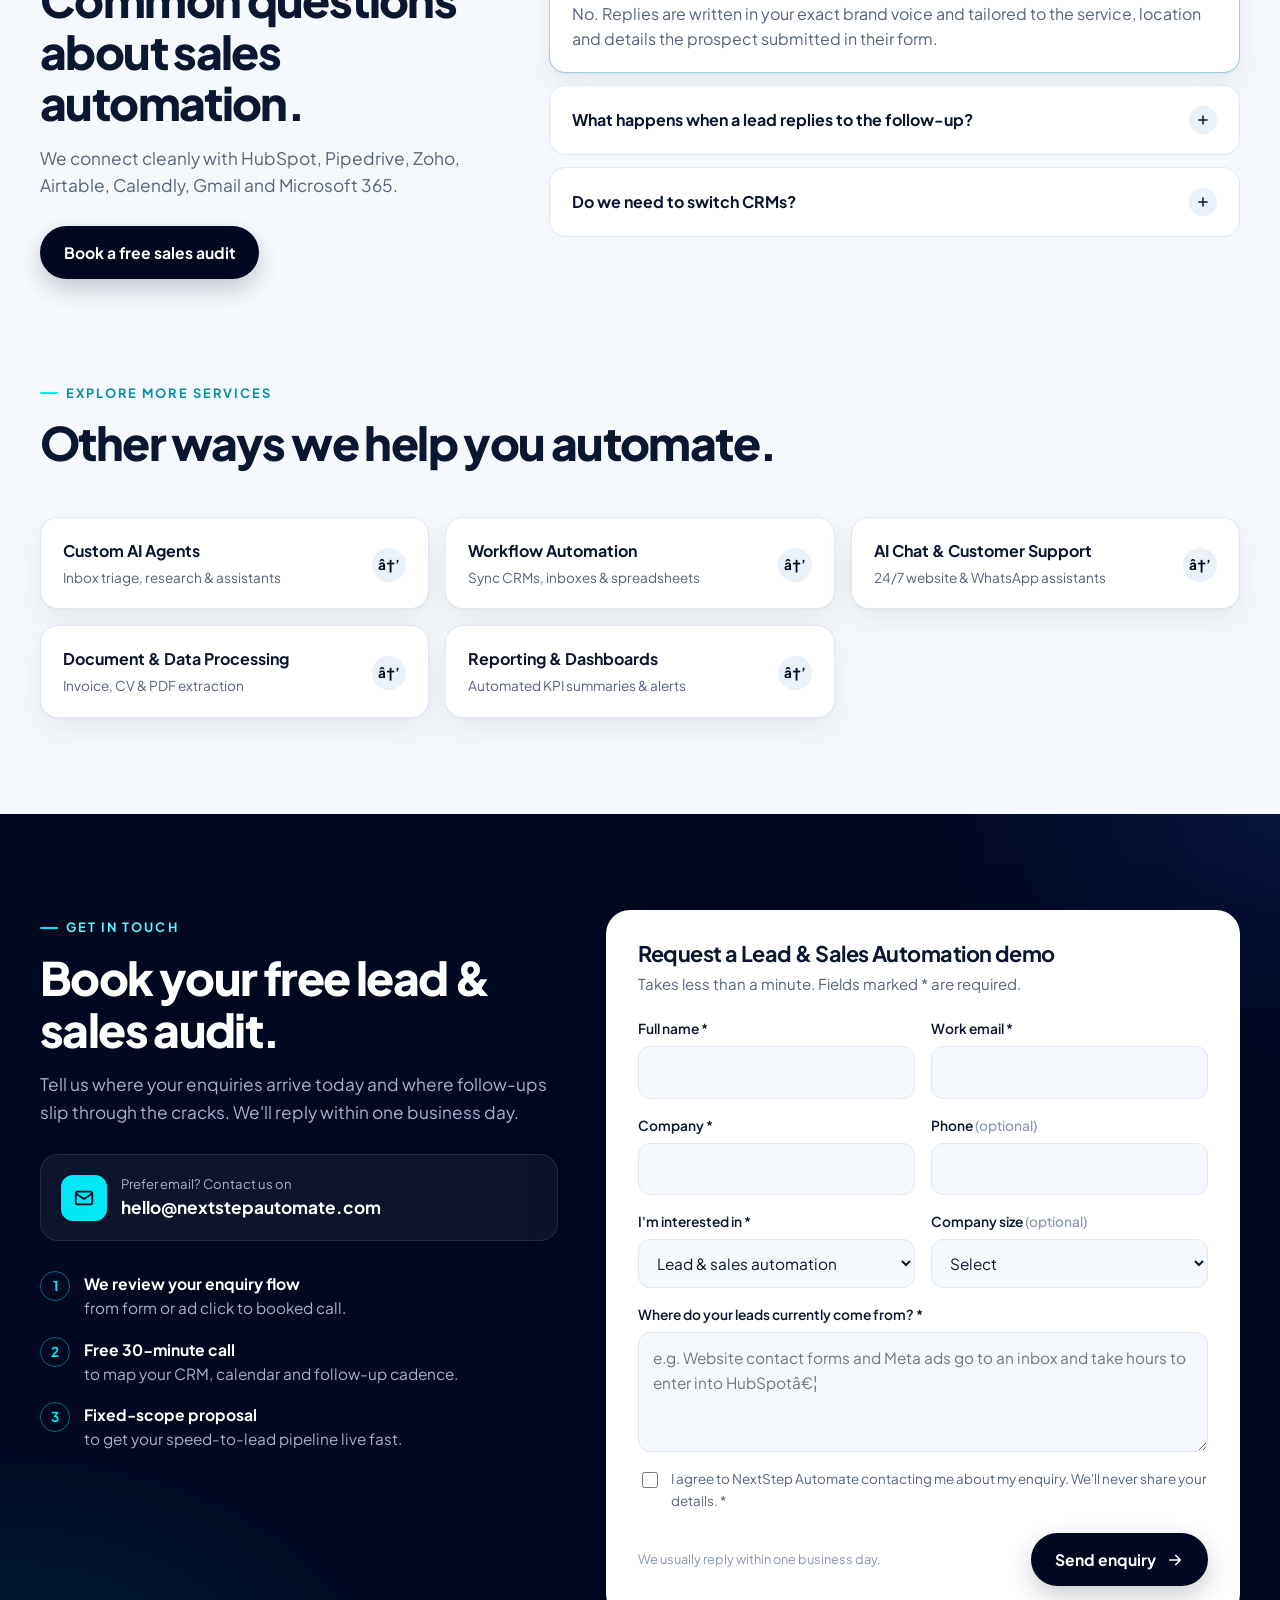
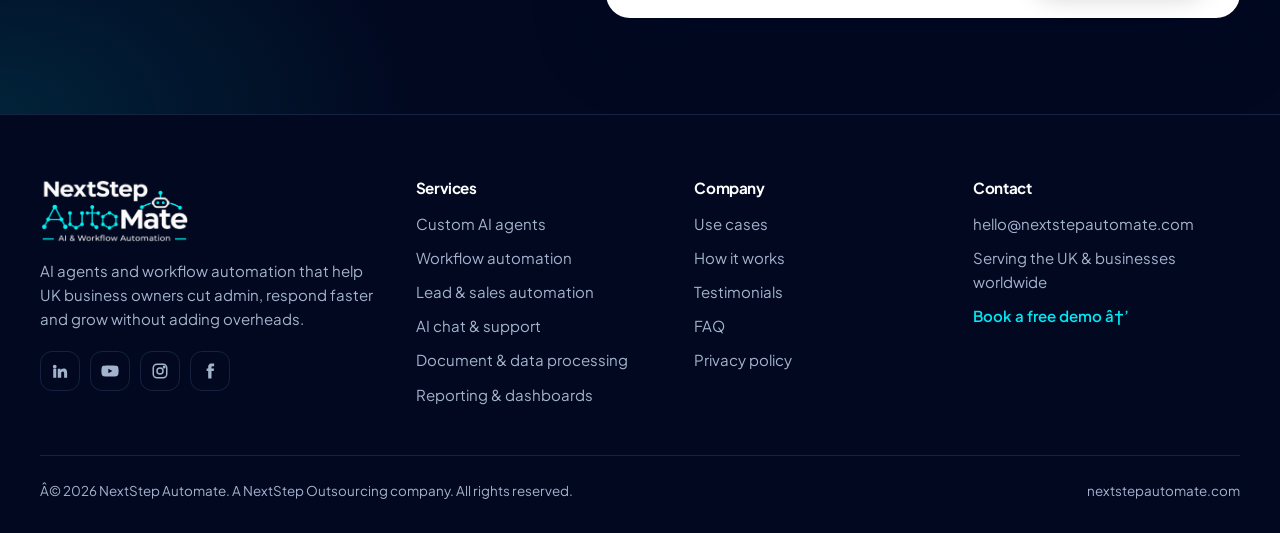
<file: services/lead-sales-automation.html>
﻿<!doctype html>
<html lang="en-GB">
<head>
<meta charset="UTF-8" />
<meta name="viewport" content="width=device-width, initial-scale=1.0" />
<title>Lead &amp; Sales Automation | NextStep Automate</title>
<meta name="description" content="Respond to every UK business enquiry in under a minute, qualify leads automatically, update your CRM and run consistent follow-up sequences until they book." />
<meta name="theme-color" content="#010820" />
<link rel="canonical" href="https://nextstepautomate.com/services/lead-sales-automation.html" />
<link rel="icon" type="image/svg+xml" href="data:image/svg+xml,%3Csvg xmlns='http://www.w3.org/2000/svg' viewBox='0 0 64 64'%3E%3Crect width='64' height='64' rx='14' fill='%23010820'/%3E%3Cpath d='M32 20V11' stroke='%2300f5ff' stroke-width='4' stroke-linecap='round'/%3E%3Ccircle cx='32' cy='9' r='5' fill='%2300f5ff'/%3E%3Crect x='10' y='20' width='44' height='32' rx='16' fill='%23fff'/%3E%3Crect x='16' y='26' width='32' height='20' rx='10' fill='%23010820'/%3E%3Ccircle cx='25' cy='36' r='4' fill='%2300f5ff'/%3E%3Ccircle cx='39' cy='36' r='4' fill='%2300f5ff'/%3E%3C/svg%3E" />
<link rel="preconnect" href="https://fonts.googleapis.com" />
<link rel="preconnect" href="https://fonts.gstatic.com" crossorigin />
<link href="https://fonts.googleapis.com/css2?family=Plus+Jakarta+Sans:wght@400;500;600;700;800&display=swap" rel="stylesheet" />
<script>document.documentElement.classList.add('js');</script>
<link rel="stylesheet" href="../assets/site.css" />
</head>
<body>

<template id="novaTpl">
  <div class="nova" aria-hidden="true">
    <svg viewBox="0 0 200 236">
      <defs><radialGradient id="__ID__shine" cx="35%" cy="25%" r="80%"><stop offset="0" stop-color="#ffffff"/><stop offset="1" stop-color="#dfeaf5"/></radialGradient></defs>
      <ellipse class="shadow" cx="100" cy="226" rx="44" ry="7" fill="rgba(0,232,245,.35)"/>
      <g class="float">
        <g class="arm-l"><path d="M64 168 Q40 172 32 196" stroke="#00e8f5" stroke-width="7" stroke-linecap="round" fill="none"/><circle cx="31" cy="199" r="9" fill="#00e8f5"/></g>
        <g class="arm-r"><path d="M136 168 Q160 172 168 196" stroke="#00e8f5" stroke-width="7" stroke-linecap="round" fill="none"/><circle cx="169" cy="199" r="9" fill="#00e8f5"/></g>
        <rect x="62" y="146" width="76" height="62" rx="26" fill="url(#__ID__shine)"/>
        <circle cx="100" cy="177" r="13" fill="#010820"/><circle class="chest" cx="100" cy="177" r="6" fill="#00e8f5"/>
        <path d="M100 46V22" stroke="#00e8f5" stroke-width="7" stroke-linecap="round"/><circle class="antenna-ball" cx="100" cy="16" r="11" fill="#00e8f5"/>
        <rect x="24" y="78" width="20" height="40" rx="10" fill="url(#__ID__shine)"/><rect x="156" y="78" width="20" height="40" rx="10" fill="url(#__ID__shine)"/>
        <rect x="36" y="44" width="128" height="100" rx="46" fill="url(#__ID__shine)"/><rect x="50" y="60" width="100" height="68" rx="34" fill="#010820"/>
        <g class="eyes"><g class="lids"><circle cx="80" cy="94" r="12" fill="#00e8f5"/><circle cx="120" cy="94" r="12" fill="#00e8f5"/></g></g>
      </g>
    </svg>
  </div>
</template>

<header class="topbar" id="top">
  <div class="container nav">
    <a href="../index.html" class="brand" aria-label="NextStep Automate home"><img src="../assets/logo.png" alt="NextStep Automate â€“ AI &amp; Workflow Automation" width="320" height="137" /></a>
    <nav class="nav-links" aria-label="Primary">
      <div class="nav-dd" id="navServices">
        <button type="button" class="nav-dd-btn active" aria-expanded="false" aria-controls="servicesDropdown" data-section="services">Services <svg class="chev" viewBox="0 0 24 24" fill="none" stroke="currentColor" stroke-width="2.2" stroke-linecap="round" stroke-linejoin="round" aria-hidden="true"><path d="m6 9 6 6 6-6"/></svg></button>
        <div class="nav-dd-menu" id="servicesDropdown" role="menu">
          <a href="custom-ai-agents.html" role="menuitem">Custom AI Agents</a>
          <a href="workflow-automation.html" role="menuitem">Workflow Automation</a>
          <a href="lead-sales-automation.html" role="menuitem" aria-current="page">Lead &amp; Sales Automation</a>
          <a href="ai-chat-customer-support.html" role="menuitem">AI Chat &amp; Customer Support</a>
          <a href="document-data-processing.html" role="menuitem">Document &amp; Data Processing</a>
          <a href="reporting-dashboards.html" role="menuitem">Reporting &amp; Dashboards</a>
        </div>
      </div>
      <a href="../index.html#demo">Use cases</a>
      <a href="../index.html#process">How it works</a>
      <a href="../index.html#testimonials">Testimonials</a>
      <a href="../index.html#faq">FAQ</a>
      <a href="#contact">Contact</a>
    </nav>
    <div class="nav-cta">
      <a class="btn btn-cyan btn-sm" href="#contact">Book a free demo</a>
      <button class="burger" id="burger" aria-label="Open menu" aria-expanded="false" aria-controls="mobileMenu"><svg width="22" height="22" viewBox="0 0 24 24" fill="none" stroke="currentColor" stroke-width="2" stroke-linecap="round"><path d="M4 7h16M4 12h16M4 17h16"/></svg></button>
    </div>
  </div>
  <nav class="mobile-menu" id="mobileMenu" aria-label="Mobile">
    <div class="mob-dd" id="mobServices">
      <button type="button" class="mob-dd-btn" aria-expanded="false" aria-controls="mobServicesMenu"><span>Services</span><svg class="chev" viewBox="0 0 24 24" fill="none" stroke="currentColor" stroke-width="2.2" stroke-linecap="round" stroke-linejoin="round" aria-hidden="true"><path d="m6 9 6 6 6-6"/></svg></button>
      <div class="mob-dd-menu" id="mobServicesMenu">
        <a href="custom-ai-agents.html">Custom AI Agents</a>
        <a href="workflow-automation.html">Workflow Automation</a>
        <a href="lead-sales-automation.html" aria-current="page">Lead &amp; Sales Automation</a>
        <a href="ai-chat-customer-support.html">AI Chat &amp; Customer Support</a>
        <a href="document-data-processing.html">Document &amp; Data Processing</a>
        <a href="reporting-dashboards.html">Reporting &amp; Dashboards</a>
      </div>
    </div>
    <a href="../index.html#demo">Use cases</a>
    <a href="../index.html#process">How it works</a>
    <a href="../index.html#testimonials">Testimonials</a>
    <a href="../index.html#faq">FAQ</a>
    <a href="#contact">Contact</a>
    <a class="btn btn-cyan" href="#contact">Book a free demo</a>
  </nav>
</header>

<main>
  <section class="hero svc-hero" id="home">
    <div class="hero-grid-bg"></div>
    <div class="container hero-inner">
      <div>
        <nav class="breadcrumb reveal" aria-label="Breadcrumb">
          <a href="../index.html">Home</a><span aria-hidden="true">/</span>
          <a href="../index.html#services">Services</a><span aria-hidden="true">/</span>
          <span>Lead &amp; Sales Automation</span>
        </nav>
        <span class="eyebrow reveal"><span class="pulse"></span>Service Â· Speed-to-Lead Systems</span>
        <h1 class="reveal d1">Reply in minutes. Never drop a <span class="hl">lead.</span></h1>
        <p class="lead reveal d2">Enquiries that wait hours go to a competitor. We automate lead capture, qualification, CRM updates and polite multi-step follow-ups so every prospect hears back fast â€“ even at evenings and weekends.</p>
        <div class="hero-actions reveal d3">
          <a class="btn btn-cyan" href="#contact">Book a free sales audit <svg viewBox="0 0 24 24" fill="none" stroke="currentColor" stroke-width="2.2" stroke-linecap="round" stroke-linejoin="round"><path d="M5 12h14M13 6l6 6-6 6"/></svg></a>
          <a class="btn btn-ghost-dark" href="#service-demo">See lead flow live</a>
        </div>
        <div class="hero-points reveal d3">
          <span><svg viewBox="0 0 24 24" fill="none" stroke="currentColor" stroke-width="2.4" stroke-linecap="round" stroke-linejoin="round"><path d="M20 6 9 17l-5-5"/></svg>Under-60-second first reply</span>
          <span><svg viewBox="0 0 24 24" fill="none" stroke="currentColor" stroke-width="2.4" stroke-linecap="round" stroke-linejoin="round"><path d="M20 6 9 17l-5-5"/></svg>Automatic CRM deal creation</span>
          <span><svg viewBox="0 0 24 24" fill="none" stroke="currentColor" stroke-width="2.4" stroke-linecap="round" stroke-linejoin="round"><path d="M20 6 9 17l-5-5"/></svg>Stops when they reply or book</span>
        </div>
      </div>
      <div class="svc-panel reveal d2">
        <div class="svc-panel-head">
          <div class="svc-panel-nova" id="svcHeroNova"></div>
          <div><small>Speed-to-Lead Flow</small><b>From web enquiry to booked call automatically</b></div>
        </div>
        <div class="svc-pipeline">
          <div class="svc-pipe-row"><div class="svc-pipe-num">1</div><div><b>Enquiry arrives</b><span>Website form, Meta/LinkedIn lead ad, WhatsApp or email</span></div></div>
          <div class="svc-pipe-row"><div class="svc-pipe-num">2</div><div><b>Qualified &amp; logged in CRM</b><span>Scored by budget, postcode or service fit in HubSpot/Pipedrive</span></div></div>
          <div class="svc-pipe-row"><div class="svc-pipe-num">3</div><div><b>Personalised reply &amp; booking</b><span>Sent immediately with your calendar link and team Slack alert</span></div></div>
        </div>
        <div class="svc-metrics">
          <div><b>&lt; 1 min</b><span>response time</span></div>
          <div><b>100%</b><span>leads followed up</span></div>
          <div><b>Zero</b><span>weekend leak</span></div>
        </div>
      </div>
    </div>
  </section>

  <section>
    <div class="container">
      <div class="section-head reveal">
        <span class="kicker">Capabilities</span>
        <h2>Turn more enquiries into booked conversations.</h2>
        <p>Built for service businesses, agencies, trades and B2B teams that win work by replying first and following up consistently.</p>
      </div>
      <div class="services-grid">
        <article class="service reveal"><div class="ico"><svg viewBox="0 0 24 24" fill="none" stroke="currentColor" stroke-width="1.8" stroke-linecap="round" stroke-linejoin="round"><path d="M3 17l5-5 4 4 8-8"/><path d="M14 8h6v6"/></svg></div><h3>Instant Lead Response</h3><p>Send a tailored, human-sounding reply within 60 seconds via email, SMS or WhatsApp â€“ referencing what the prospect actually asked.</p><ul><li>Works 24/7 including weekends</li><li>Calendar booking link included</li><li>No robotic template feel</li></ul></article>
        <article class="service reveal d1"><div class="ico"><svg viewBox="0 0 24 24" fill="none" stroke="currentColor" stroke-width="1.8" stroke-linecap="round" stroke-linejoin="round"><circle cx="11" cy="11" r="7"/><path d="m20 20-3.5-3.5"/></svg></div><h3>Enrichment &amp; Scoring</h3><p>Automatically score inbound enquiries against your ideal customer criteria and pull company details straight onto the deal card.</p><ul><li>Hot-lead Slack alerts</li><li>Postcode &amp; service routing</li><li>Spam &amp; out-of-area filtering</li></ul></article>
        <article class="service reveal d2"><div class="ico"><svg viewBox="0 0 24 24" fill="none" stroke="currentColor" stroke-width="1.8" stroke-linecap="round" stroke-linejoin="round"><rect x="3" y="5" width="18" height="14" rx="2"/><path d="m3 7 9 6 9-6"/></svg></div><h3>Smart Follow-Up Sequences</h3><p>Follow up automatically after 2, 5 and 10 days on proposals and unbooked enquiries â€“ and cancel the moment they reply.</p><ul><li>Stops instantly on reply/booking</li><li>Proposal &amp; quote chase reminders</li><li>Personalised per deal stage</li></ul></article>
        <article class="service reveal"><div class="ico"><svg viewBox="0 0 24 24" fill="none" stroke="currentColor" stroke-width="1.8" stroke-linecap="round" stroke-linejoin="round"><circle cx="5" cy="6" r="2.2"/><circle cx="19" cy="6" r="2.2"/><circle cx="12" cy="18" r="2.2"/><path d="M7.2 6h9.6M6.2 8l4.6 8M17.8 8l-4.6 8"/></svg></div><h3>Automatic CRM Hygiene</h3><p>Every call booking, form fill, email reply and stage move updates HubSpot, Pipedrive or Airtable cleanly with zero admin.</p><ul><li>Contact, company &amp; deal creation</li><li>Source &amp; campaign attribution</li><li>No-show rebooking triggers</li></ul></article>
        <article class="service reveal d1"><div class="ico"><svg viewBox="0 0 24 24" fill="none" stroke="currentColor" stroke-width="1.8" stroke-linecap="round" stroke-linejoin="round"><path d="M12 3l8 3v6c0 5-3.5 8-8 9-4.5-1-8-4-8-9V6z"/><path d="M9 12l2 2 4-4"/></svg></div><h3>Ad Lead Capture Sync</h3><p>Connect Meta, Google and LinkedIn lead forms directly into your follow-up pipeline instead of downloading CSVs manually.</p><ul><li>Real-time webhook capture</li><li>Duplicate lead detection</li><li>Instant sales notification</li></ul></article>
        <article class="service reveal d2"><div class="ico"><svg viewBox="0 0 24 24" fill="none" stroke="currentColor" stroke-width="1.8" stroke-linecap="round" stroke-linejoin="round"><rect x="3" y="3" width="18" height="18" rx="3"/><path d="M8 16v-4M12 16V8M16 16v-6"/></svg></div><h3>Pipeline &amp; Conversion Tracking</h3><p>Weekly summaries showing enquiry volume, response speed, booked calls and where leads stall in your pipeline.</p><ul><li>Channel ROI visibility</li><li>Stale deal alerts</li><li>Delivered to Slack or inbox</li></ul></article>
      </div>
    </div>
  </section>

  <section class="dark" id="service-demo">
    <div class="container">
      <div class="section-head reveal">
        <span class="kicker">See it in action</span>
        <h2>Watch a website enquiry get qualified and answered in under a minute.</h2>
        <p>Press run to see how Nova scores a lead, updates HubSpot, sends a personalised reply and notifies your sales channel.</p>
      </div>
      <div class="demo-wrap single">
        <div class="demo-panel reveal d1">
          <div class="demo-top">
            <div><h3 id="demoTitle">Lead capture &amp; follow-up</h3><p id="demoSub"></p></div>
            <button class="btn btn-cyan btn-sm" id="runBtn"><svg viewBox="0 0 24 24" fill="currentColor"><path d="M7 5v14l12-7z"/></svg>Run workflow</button>
          </div>
          <div class="flow" id="flow" data-flow="lead"></div>
          <div class="console" id="console" aria-live="polite"></div>
          <div class="demo-result" id="demoResult"></div>
          <p class="demo-note">Demonstration using sample data. Example timings are illustrative and vary by business.</p>
        </div>
      </div>
    </div>
  </section>

  <section id="faq">
    <div class="container faq-wrap">
      <div class="section-head reveal" style="margin-bottom:0">
        <span class="kicker">Service FAQ</span>
        <h2>Common questions about sales automation.</h2>
        <p>We connect cleanly with HubSpot, Pipedrive, Zoho, Airtable, Calendly, Gmail and Microsoft 365.</p>
        <a class="btn btn-navy" href="#contact" style="margin-top:26px">Book a free sales audit</a>
      </div>
      <div class="faq-list reveal d1">
        <details class="faq" open><summary>Will the automated replies sound robotic?<span class="pm"><svg viewBox="0 0 24 24" fill="none" stroke="currentColor" stroke-width="2.6" stroke-linecap="round"><path d="M12 5v14M5 12h14"/></svg></span></summary><div class="ans">No. Replies are written in your exact brand voice and tailored to the service, location and details the prospect submitted in their form.</div></details>
        <details class="faq"><summary>What happens when a lead replies to the follow-up?<span class="pm"><svg viewBox="0 0 24 24" fill="none" stroke="currentColor" stroke-width="2.6" stroke-linecap="round"><path d="M12 5v14M5 12h14"/></svg></span></summary><div class="ans">The automated chase sequence stops immediately, the CRM record updates, and your team is notified so a human can take over seamlessly.</div></details>
        <details class="faq"><summary>Do we need to switch CRMs?<span class="pm"><svg viewBox="0 0 24 24" fill="none" stroke="currentColor" stroke-width="2.6" stroke-linecap="round"><path d="M12 5v14M5 12h14"/></svg></span></summary><div class="ans">No â€“ we build directly around your existing CRM, or set up a lightweight HubSpot/Airtable pipeline if you're currently tracking leads in spreadsheets.</div></details>
      </div>
    </div>
  </section>

  <section style="padding-top:0">
    <div class="container">
      <div class="section-head reveal">
        <span class="kicker">Explore more services</span>
        <h2>Other ways we help you automate.</h2>
      </div>
      <div class="related-grid">
        <a class="related-card reveal" href="custom-ai-agents.html"><div><b>Custom AI Agents</b><span>Inbox triage, research &amp; assistants</span></div><span class="arr" aria-hidden="true">â†’</span></a>
        <a class="related-card reveal d1" href="workflow-automation.html"><div><b>Workflow Automation</b><span>Sync CRMs, inboxes &amp; spreadsheets</span></div><span class="arr" aria-hidden="true">â†’</span></a>
        <a class="related-card reveal d2" href="ai-chat-customer-support.html"><div><b>AI Chat &amp; Customer Support</b><span>24/7 website &amp; WhatsApp assistants</span></div><span class="arr" aria-hidden="true">â†’</span></a>
        <a class="related-card reveal" href="document-data-processing.html"><div><b>Document &amp; Data Processing</b><span>Invoice, CV &amp; PDF extraction</span></div><span class="arr" aria-hidden="true">â†’</span></a>
        <a class="related-card reveal d1" href="reporting-dashboards.html"><div><b>Reporting &amp; Dashboards</b><span>Automated KPI summaries &amp; alerts</span></div><span class="arr" aria-hidden="true">â†’</span></a>
      </div>
    </div>
  </section>

  <section class="contact" id="contact">
    <div class="container contact-grid">
      <div class="reveal">
        <span class="kicker" style="color:var(--cyan-2)">Get in touch</span>
        <h2>Book your free lead &amp; sales audit.</h2>
        <p class="intro">Tell us where your enquiries arrive today and where follow-ups slip through the cracks. We'll reply within one business day.</p>
        <a class="contact-email" href="mailto:hello@nextstepautomate.com?subject=Lead%20%26%20Sales%20Automation%20enquiry">
          <span class="ei"><svg viewBox="0 0 24 24" fill="none" stroke="currentColor" stroke-width="2" stroke-linecap="round" stroke-linejoin="round"><rect x="3" y="5" width="18" height="14" rx="2"/><path d="m3 7 9 6 9-6"/></svg></span>
          <span><small>Prefer email? Contact us on</small><b>hello@nextstepautomate.com</b></span>
        </a>
        <ul class="next-steps">
          <li><span class="n">1</span><div><b>We review your enquiry flow</b>from form or ad click to booked call.</div></li>
          <li><span class="n">2</span><div><b>Free 30-minute call</b>to map your CRM, calendar and follow-up cadence.</div></li>
          <li><span class="n">3</span><div><b>Fixed-scope proposal</b>to get your speed-to-lead pipeline live fast.</div></li>
        </ul>
      </div>
      <form class="form reveal d1" id="contactForm" data-endpoint="https://script.google.com/macros/s/AKfycbxdxnnkMb_35V6l8-z1Xlcg-TuW-Q2Z6aAKQw0Q5hltdXUvE1nVmT8TB8iY9VKY7Dn0-w/exec" novalidate>
        <div class="form-body">
          <h3>Request a Lead &amp; Sales Automation demo</h3>
          <p>Takes less than a minute. Fields marked * are required.</p>
          <div class="fields">
            <div class="field"><label for="fName">Full name *</label><input id="fName" name="name" autocomplete="name" required /><span class="err">Please enter your name.</span></div>
            <div class="field"><label for="fEmail">Work email *</label><input id="fEmail" name="email" type="email" autocomplete="email" required /><span class="err">Please enter a valid email.</span></div>
            <div class="field"><label for="fCompany">Company *</label><input id="fCompany" name="company" autocomplete="organization" required /><span class="err">Please enter your company name.</span></div>
            <div class="field"><label for="fPhone">Phone <span class="opt">(optional)</span></label><input id="fPhone" name="phone" type="tel" autocomplete="tel" /></div>
            <div class="field"><label for="fType">I'm interested in *</label>
              <select id="fType" name="interest" required>
                <option value="">Select an option</option>
                <option>Booking a free demo / automation audit</option>
                <option>Custom AI agent</option>
                <option>Workflow automation</option>
                <option selected>Lead &amp; sales automation</option>
                <option>AI chat &amp; customer support</option>
                <option>Document &amp; data processing</option>
                <option>Reporting &amp; dashboards</option>
                <option>Something else</option>
              </select><span class="err">Please choose an option.</span></div>
            <div class="field"><label for="fSize">Company size <span class="opt">(optional)</span></label>
              <select id="fSize" name="size"><option value="">Select</option><option>1â€“10 employees</option><option>11â€“50 employees</option><option>51â€“200 employees</option><option>200+ employees</option></select></div>
            <div class="field full"><label for="fMsg">Where do your leads currently come from? *</label><textarea id="fMsg" name="message" required placeholder="e.g. Website contact forms and Meta ads go to an inbox and take hours to enter into HubSpotâ€¦"></textarea><span class="err">Please tell us a little about your needs.</span></div>
            <label class="consent"><input type="checkbox" id="fConsent" name="consent" value="Yes" required /> <span>I agree to NextStep Automate contacting me about my enquiry. We'll never share your details. *</span></label>
          </div>
          <div class="form-foot">
            <small>We usually reply within one business day.</small>
            <button class="btn btn-navy" type="submit" id="sendBtn">Send enquiry <svg viewBox="0 0 24 24" fill="none" stroke="currentColor" stroke-width="2.2" stroke-linecap="round" stroke-linejoin="round"><path d="M5 12h14M13 6l6 6-6 6"/></svg></button>
          </div>
        </div>
        <div class="form-success" role="status">
          <div class="tick"><svg viewBox="0 0 24 24" fill="none" stroke="currentColor" stroke-width="2.6" stroke-linecap="round" stroke-linejoin="round"><path d="M20 6 9 17l-5-5"/></svg></div>
          <h3>Thanks â€“ we've got it!</h3>
          <p id="successMsg">We'll be in touch within one business day. You can also reach us any time at hello@nextstepautomate.com.</p>
        </div>
      </form>
    </div>
  </section>
</main>

<footer>
  <div class="container">
    <div class="foot-grid">
      <div class="foot-brand">
        <img src="../assets/logo.png" alt="NextStep Automate" width="320" height="137" loading="lazy" />
        <p>AI agents and workflow automation that help UK business owners cut admin, respond faster and grow without adding overheads.</p>
        <div class="socials">
          <a href="#" aria-label="NextStep Automate on LinkedIn"><svg viewBox="0 0 24 24" fill="currentColor"><path d="M4.98 3.5a2.5 2.5 0 1 1 0 5 2.5 2.5 0 0 1 0-5zM3 9h4v12H3zM9 9h3.8v1.7h.1c.5-1 1.8-2 3.8-2 4 0 4.8 2.6 4.8 6V21h-4v-5.5c0-1.3 0-3-1.8-3s-2.1 1.4-2.1 2.9V21H9z"/></svg></a>
          <a href="#" aria-label="NextStep Automate on YouTube"><svg viewBox="0 0 24 24" fill="currentColor"><path d="M23 7.2a3 3 0 0 0-2.1-2.1C19 4.6 12 4.6 12 4.6s-7 0-8.9.5A3 3 0 0 0 1 7.2 31 31 0 0 0 .5 12a31 31 0 0 0 .5 4.8 3 3 0 0 0 2.1 2.1c1.9.5 8.9.5 8.9.5s7 0 8.9-.5a3 3 0 0 0 2.1-2.1 31 31 0 0 0 .5-4.8 31 31 0 0 0-.5-4.8zM9.8 15.1V8.9l5.4 3.1z"/></svg></a>
          <a href="#" aria-label="NextStep Automate on Instagram"><svg viewBox="0 0 24 24" fill="none" stroke="currentColor" stroke-width="2"><rect x="3" y="3" width="18" height="18" rx="5"/><circle cx="12" cy="12" r="4"/><circle cx="17.5" cy="6.5" r="1" fill="currentColor"/></svg></a>
          <a href="#" aria-label="NextStep Automate on Facebook"><svg viewBox="0 0 24 24" fill="currentColor"><path d="M14 8.5V6.8c0-.8.5-1 1-1h2.5V2h-3.4C10.4 2 9.6 4.7 9.6 6.5v2H7.5V12h2.1v10H14V12h3l.4-3.5z"/></svg></a>
        </div>
      </div>
      <div>
        <h4>Services</h4>
        <ul>
          <li><a href="custom-ai-agents.html">Custom AI agents</a></li>
          <li><a href="workflow-automation.html">Workflow automation</a></li>
          <li><a href="lead-sales-automation.html">Lead &amp; sales automation</a></li>
          <li><a href="ai-chat-customer-support.html">AI chat &amp; support</a></li>
          <li><a href="document-data-processing.html">Document &amp; data processing</a></li>
          <li><a href="reporting-dashboards.html">Reporting &amp; dashboards</a></li>
        </ul>
      </div>
      <div>
        <h4>Company</h4>
        <ul><li><a href="../index.html#demo">Use cases</a></li><li><a href="../index.html#process">How it works</a></li><li><a href="../index.html#testimonials">Testimonials</a></li><li><a href="../index.html#faq">FAQ</a></li><li><a href="../privacy.html">Privacy policy</a></li></ul>
      </div>
      <div>
        <h4>Contact</h4>
        <ul>
          <li><a href="mailto:hello@nextstepautomate.com">hello@nextstepautomate.com</a></li>
          <li>Serving the UK &amp; businesses worldwide</li>
          <li><a href="#contact" style="color:var(--cyan);font-weight:600">Book a free demo â†’</a></li>
        </ul>
      </div>
    </div>
    <div class="foot-bottom">
      <span>Â© <span id="yr">2026</span> NextStep Automate. A NextStep Outsourcing company. All rights reserved.</span>
      <span>nextstepautomate.com</span>
    </div>
  </div>
</footer>

<div id="ambient" aria-hidden="true"><svg id="ambientSvg"></svg></div>
<div id="novaFloat" role="button" tabindex="0" aria-label="Open Nova assistant"><span class="badge"></span></div>
<div class="nova-panel" id="novaPanel" role="dialog" aria-label="Nova assistant">
  <header>
    <div class="mini" id="novaMini"></div>
    <div><b>Nova</b><span>NextStep's AI assistant</span></div>
    <button class="close" id="novaClose" aria-label="Close"><svg width="18" height="18" viewBox="0 0 24 24" fill="none" stroke="currentColor" stroke-width="2.2" stroke-linecap="round"><path d="M6 6l12 12M18 6 6 18"/></svg></button>
  </header>
  <div class="msg">Hi, I'm Nova ðŸ‘‹ Want every website enquiry answered in under a minute?</div>
  <div class="acts">
    <a class="primary" href="#contact" data-close>Book a free demo <span>â†’</span></a>
    <a href="#service-demo" data-close>See this workflow in action <span>â†’</span></a>
    <a href="../index.html#savings" data-close>Estimate my savings <span>â†’</span></a>
    <a href="mailto:hello@nextstepautomate.com?subject=Lead%20%26%20Sales%20Automation%20enquiry">Email hello@nextstepautomate.com <span>â†’</span></a>
  </div>
</div>

<script src="../assets/site.js" defer></script>
</body>
</html>
</file>
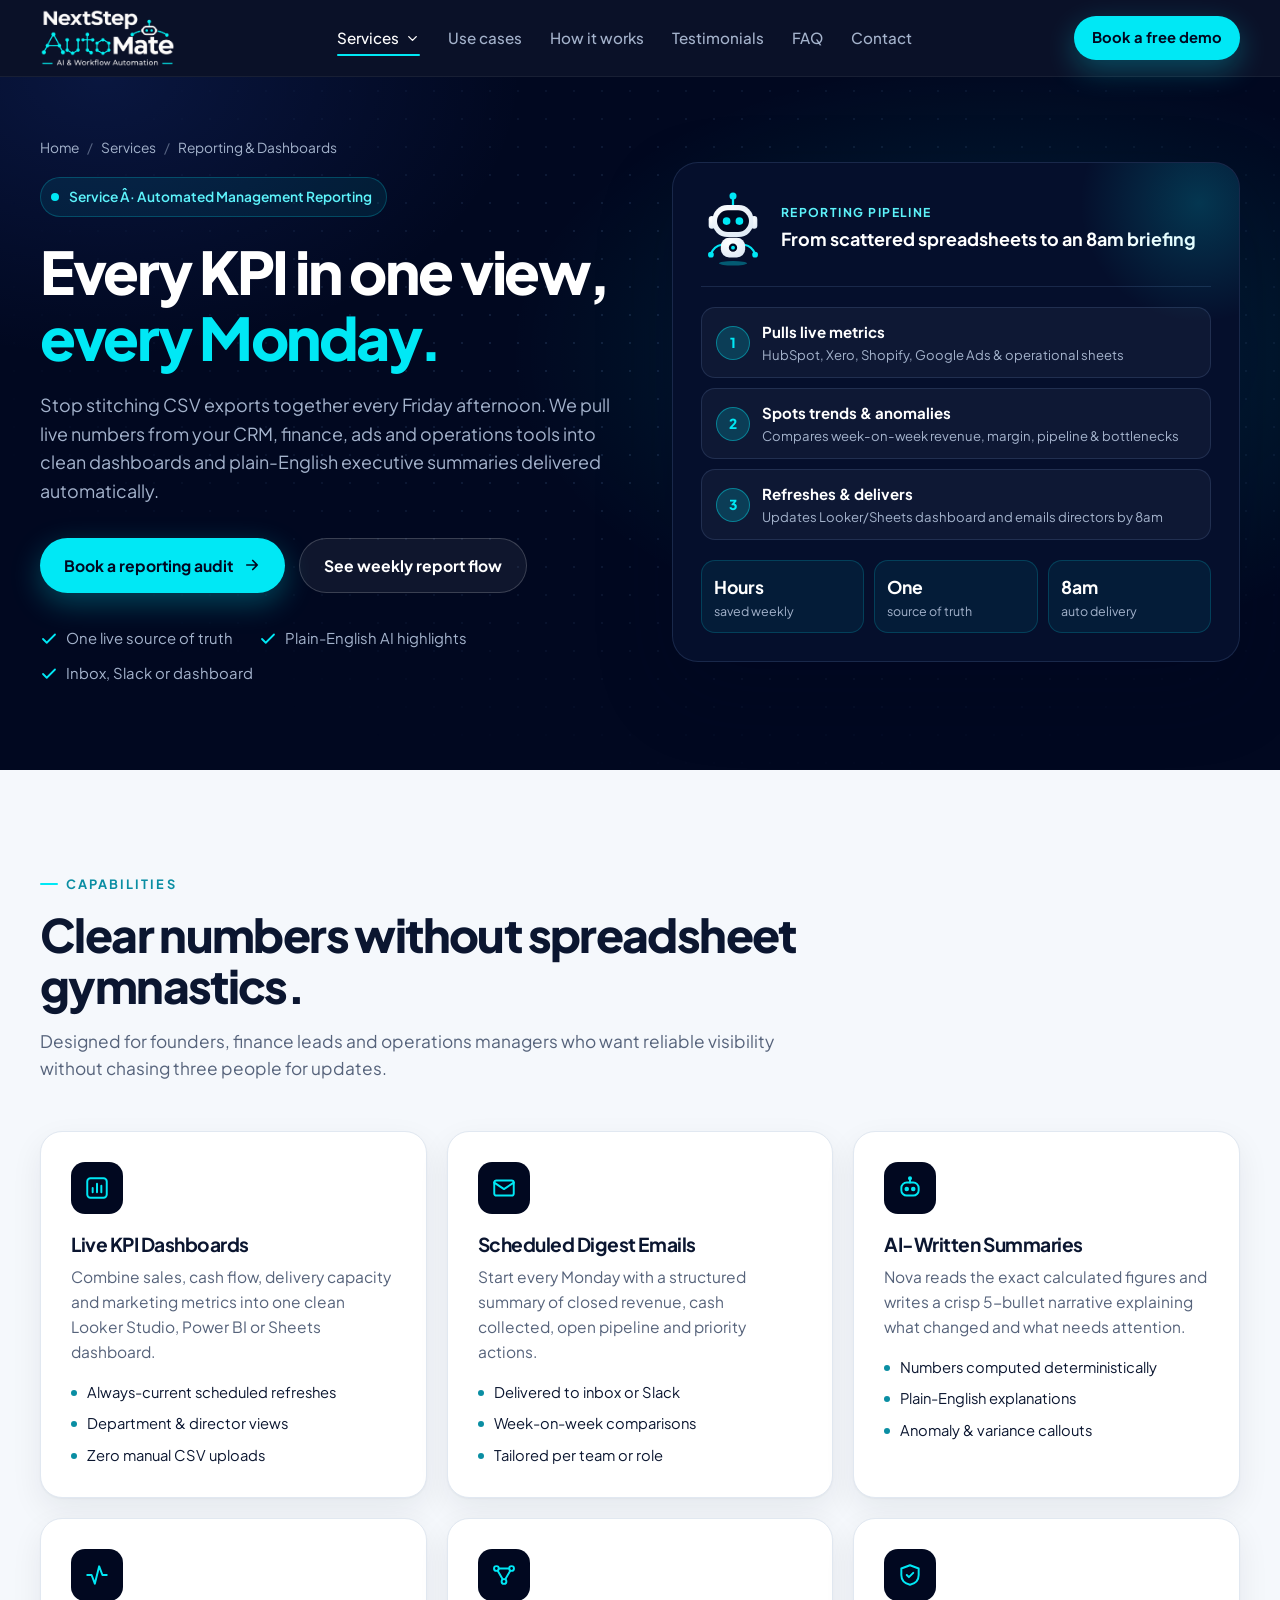
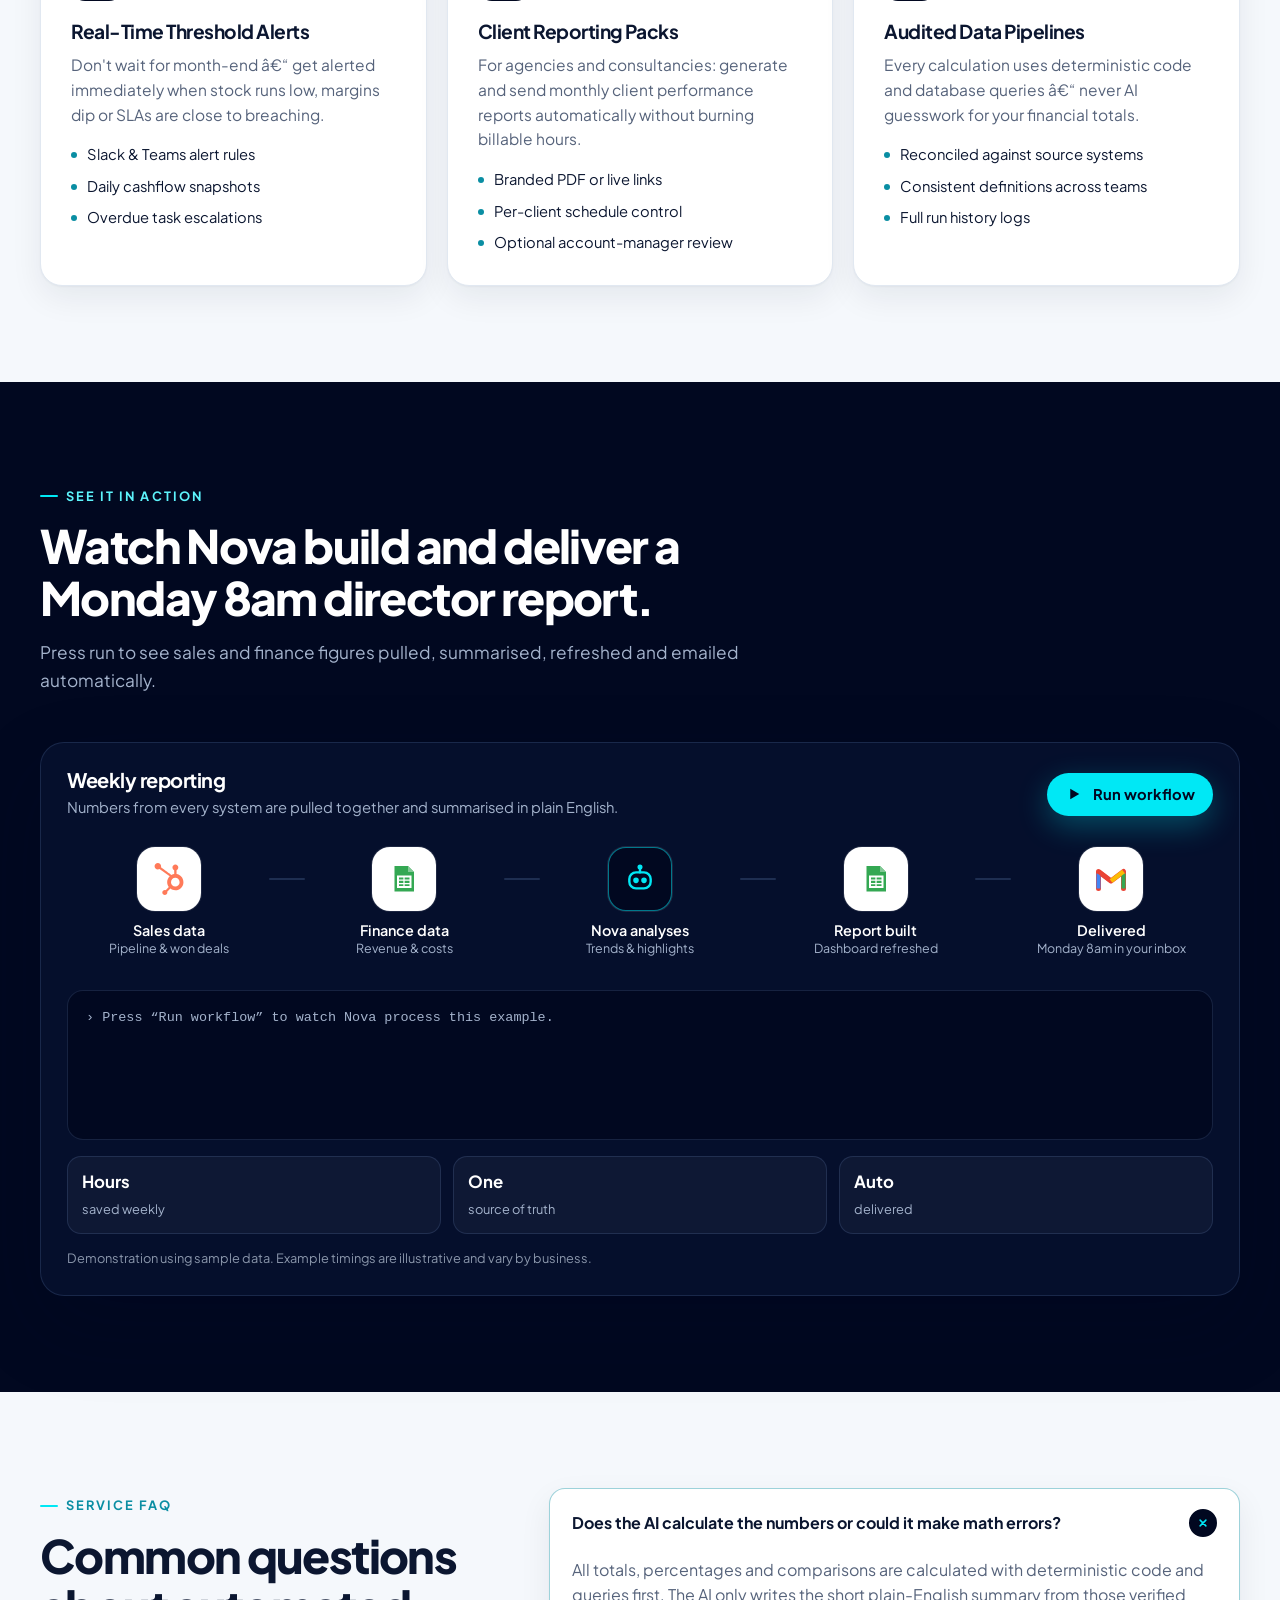
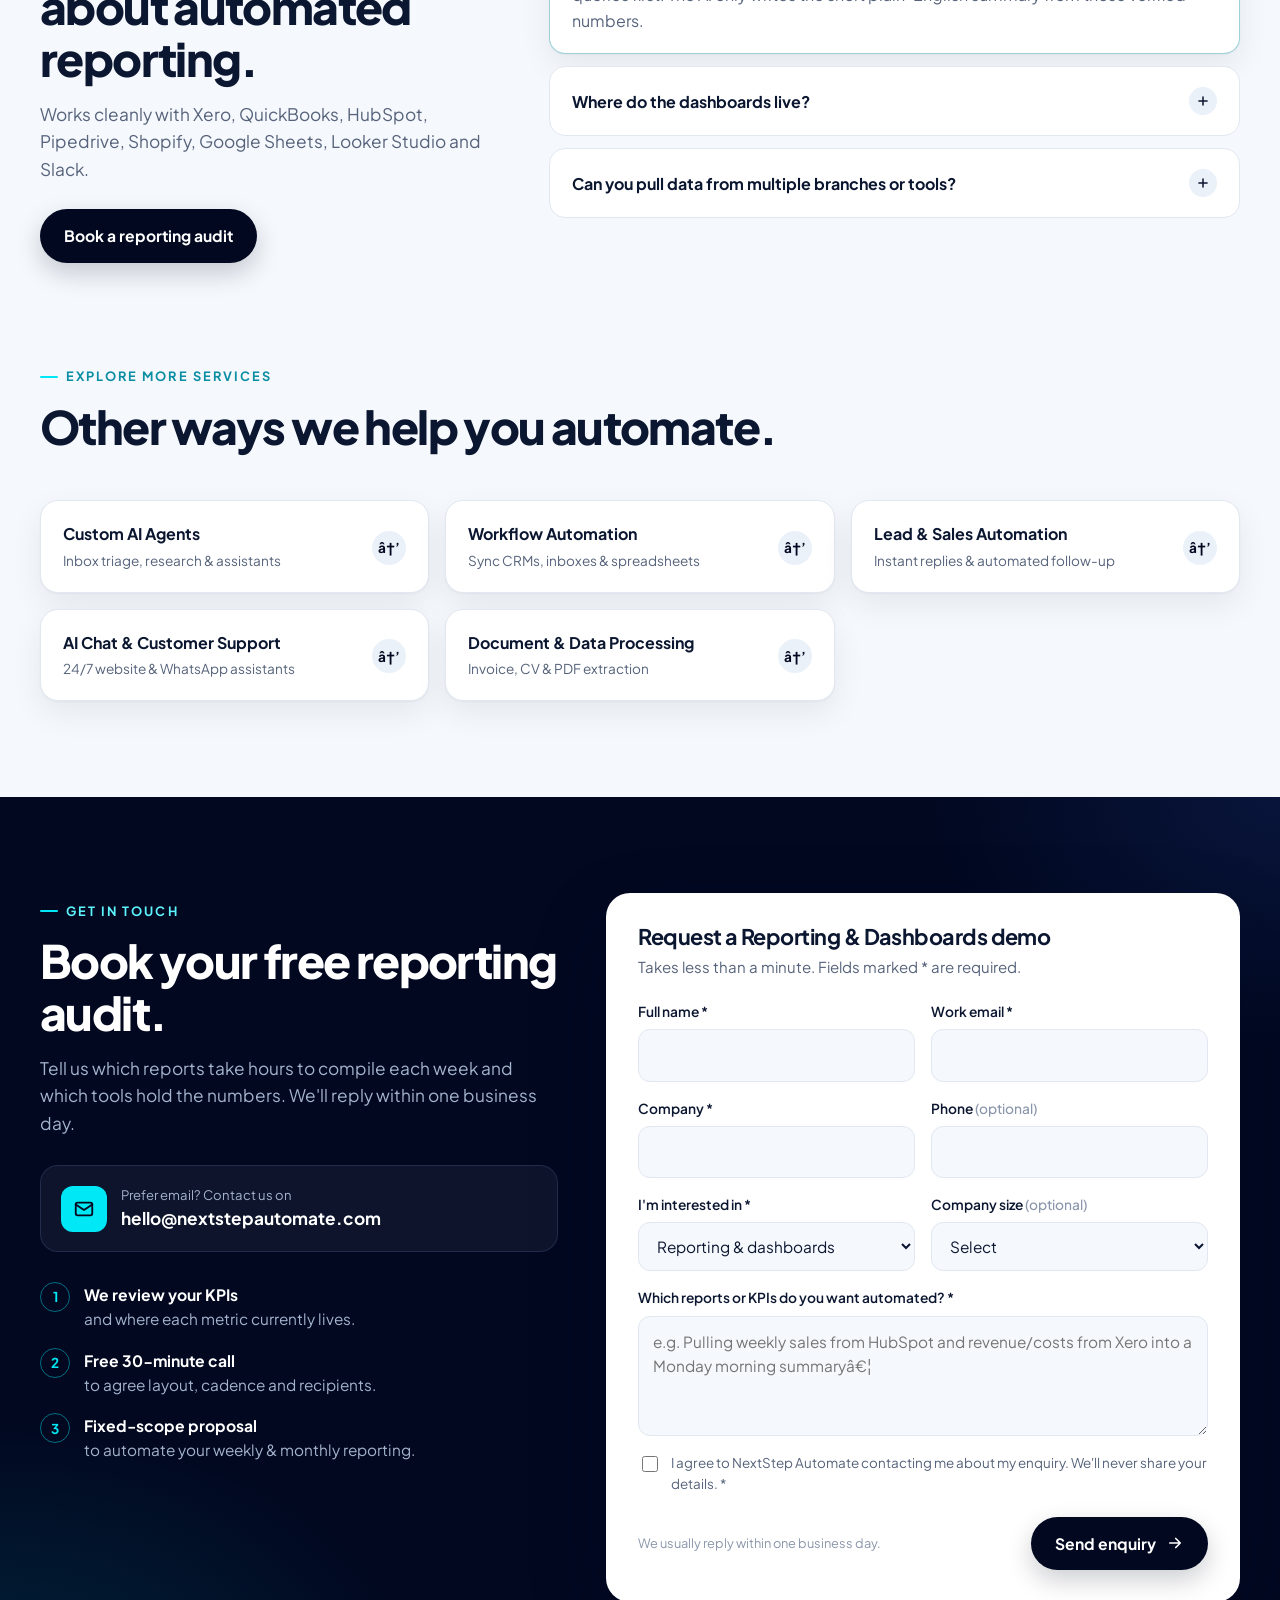
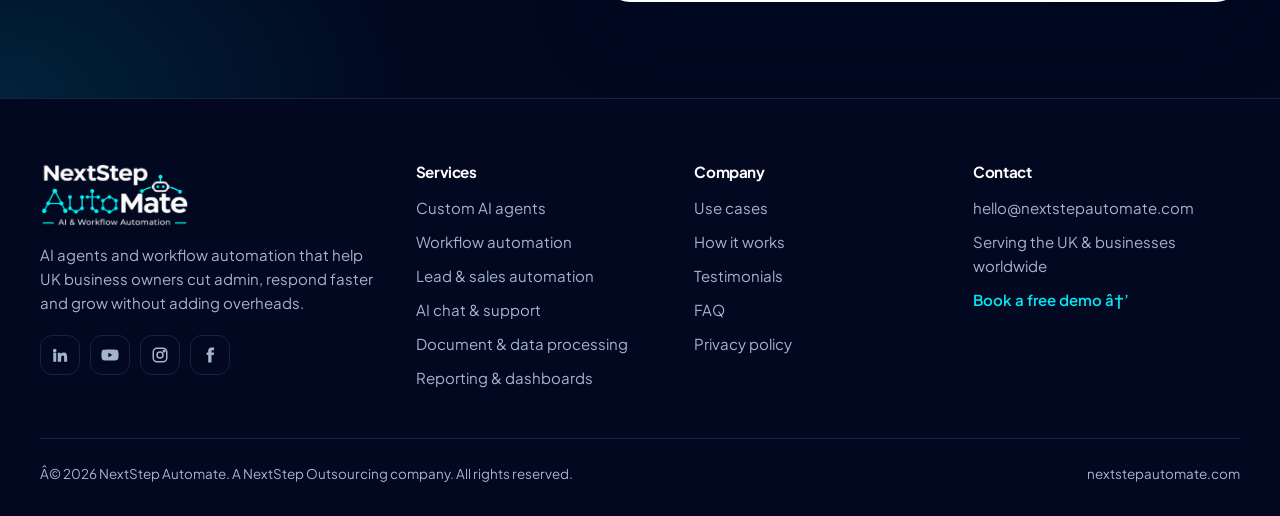
<file: services/reporting-dashboards.html>
﻿<!doctype html>
<html lang="en-GB">
<head>
<meta charset="UTF-8" />
<meta name="viewport" content="width=device-width, initial-scale=1.0" />
<title>Reporting &amp; Dashboards | NextStep Automate</title>
<meta name="description" content="Automated daily and weekly KPI dashboards and plain-English management summaries pulled from your CRM, finance and ops tools straight to your inbox or Slack." />
<meta name="theme-color" content="#010820" />
<link rel="canonical" href="https://nextstepautomate.com/services/reporting-dashboards.html" />
<link rel="icon" type="image/svg+xml" href="data:image/svg+xml,%3Csvg xmlns='http://www.w3.org/2000/svg' viewBox='0 0 64 64'%3E%3Crect width='64' height='64' rx='14' fill='%23010820'/%3E%3Cpath d='M32 20V11' stroke='%2300f5ff' stroke-width='4' stroke-linecap='round'/%3E%3Ccircle cx='32' cy='9' r='5' fill='%2300f5ff'/%3E%3Crect x='10' y='20' width='44' height='32' rx='16' fill='%23fff'/%3E%3Crect x='16' y='26' width='32' height='20' rx='10' fill='%23010820'/%3E%3Ccircle cx='25' cy='36' r='4' fill='%2300f5ff'/%3E%3Ccircle cx='39' cy='36' r='4' fill='%2300f5ff'/%3E%3C/svg%3E" />
<link rel="preconnect" href="https://fonts.googleapis.com" />
<link rel="preconnect" href="https://fonts.gstatic.com" crossorigin />
<link href="https://fonts.googleapis.com/css2?family=Plus+Jakarta+Sans:wght@400;500;600;700;800&display=swap" rel="stylesheet" />
<script>document.documentElement.classList.add('js');</script>
<link rel="stylesheet" href="../assets/site.css" />
</head>
<body>

<template id="novaTpl">
  <div class="nova" aria-hidden="true">
    <svg viewBox="0 0 200 236">
      <defs><radialGradient id="__ID__shine" cx="35%" cy="25%" r="80%"><stop offset="0" stop-color="#ffffff"/><stop offset="1" stop-color="#dfeaf5"/></radialGradient></defs>
      <ellipse class="shadow" cx="100" cy="226" rx="44" ry="7" fill="rgba(0,232,245,.35)"/>
      <g class="float">
        <g class="arm-l"><path d="M64 168 Q40 172 32 196" stroke="#00e8f5" stroke-width="7" stroke-linecap="round" fill="none"/><circle cx="31" cy="199" r="9" fill="#00e8f5"/></g>
        <g class="arm-r"><path d="M136 168 Q160 172 168 196" stroke="#00e8f5" stroke-width="7" stroke-linecap="round" fill="none"/><circle cx="169" cy="199" r="9" fill="#00e8f5"/></g>
        <rect x="62" y="146" width="76" height="62" rx="26" fill="url(#__ID__shine)"/>
        <circle cx="100" cy="177" r="13" fill="#010820"/><circle class="chest" cx="100" cy="177" r="6" fill="#00e8f5"/>
        <path d="M100 46V22" stroke="#00e8f5" stroke-width="7" stroke-linecap="round"/><circle class="antenna-ball" cx="100" cy="16" r="11" fill="#00e8f5"/>
        <rect x="24" y="78" width="20" height="40" rx="10" fill="url(#__ID__shine)"/><rect x="156" y="78" width="20" height="40" rx="10" fill="url(#__ID__shine)"/>
        <rect x="36" y="44" width="128" height="100" rx="46" fill="url(#__ID__shine)"/><rect x="50" y="60" width="100" height="68" rx="34" fill="#010820"/>
        <g class="eyes"><g class="lids"><circle cx="80" cy="94" r="12" fill="#00e8f5"/><circle cx="120" cy="94" r="12" fill="#00e8f5"/></g></g>
      </g>
    </svg>
  </div>
</template>

<header class="topbar" id="top">
  <div class="container nav">
    <a href="../index.html" class="brand" aria-label="NextStep Automate home"><img src="../assets/logo.png" alt="NextStep Automate â€“ AI &amp; Workflow Automation" width="320" height="137" /></a>
    <nav class="nav-links" aria-label="Primary">
      <div class="nav-dd" id="navServices">
        <button type="button" class="nav-dd-btn active" aria-expanded="false" aria-controls="servicesDropdown" data-section="services">Services <svg class="chev" viewBox="0 0 24 24" fill="none" stroke="currentColor" stroke-width="2.2" stroke-linecap="round" stroke-linejoin="round" aria-hidden="true"><path d="m6 9 6 6 6-6"/></svg></button>
        <div class="nav-dd-menu" id="servicesDropdown" role="menu">
          <a href="custom-ai-agents.html" role="menuitem">Custom AI Agents</a>
          <a href="workflow-automation.html" role="menuitem">Workflow Automation</a>
          <a href="lead-sales-automation.html" role="menuitem">Lead &amp; Sales Automation</a>
          <a href="ai-chat-customer-support.html" role="menuitem">AI Chat &amp; Customer Support</a>
          <a href="document-data-processing.html" role="menuitem">Document &amp; Data Processing</a>
          <a href="reporting-dashboards.html" role="menuitem" aria-current="page">Reporting &amp; Dashboards</a>
        </div>
      </div>
      <a href="../index.html#demo">Use cases</a>
      <a href="../index.html#process">How it works</a>
      <a href="../index.html#testimonials">Testimonials</a>
      <a href="../index.html#faq">FAQ</a>
      <a href="#contact">Contact</a>
    </nav>
    <div class="nav-cta">
      <a class="btn btn-cyan btn-sm" href="#contact">Book a free demo</a>
      <button class="burger" id="burger" aria-label="Open menu" aria-expanded="false" aria-controls="mobileMenu"><svg width="22" height="22" viewBox="0 0 24 24" fill="none" stroke="currentColor" stroke-width="2" stroke-linecap="round"><path d="M4 7h16M4 12h16M4 17h16"/></svg></button>
    </div>
  </div>
  <nav class="mobile-menu" id="mobileMenu" aria-label="Mobile">
    <div class="mob-dd" id="mobServices">
      <button type="button" class="mob-dd-btn" aria-expanded="false" aria-controls="mobServicesMenu"><span>Services</span><svg class="chev" viewBox="0 0 24 24" fill="none" stroke="currentColor" stroke-width="2.2" stroke-linecap="round" stroke-linejoin="round" aria-hidden="true"><path d="m6 9 6 6 6-6"/></svg></button>
      <div class="mob-dd-menu" id="mobServicesMenu">
        <a href="custom-ai-agents.html">Custom AI Agents</a>
        <a href="workflow-automation.html">Workflow Automation</a>
        <a href="lead-sales-automation.html">Lead &amp; Sales Automation</a>
        <a href="ai-chat-customer-support.html">AI Chat &amp; Customer Support</a>
        <a href="document-data-processing.html">Document &amp; Data Processing</a>
        <a href="reporting-dashboards.html" aria-current="page">Reporting &amp; Dashboards</a>
      </div>
    </div>
    <a href="../index.html#demo">Use cases</a>
    <a href="../index.html#process">How it works</a>
    <a href="../index.html#testimonials">Testimonials</a>
    <a href="../index.html#faq">FAQ</a>
    <a href="#contact">Contact</a>
    <a class="btn btn-cyan" href="#contact">Book a free demo</a>
  </nav>
</header>

<main>
  <section class="hero svc-hero" id="home">
    <div class="hero-grid-bg"></div>
    <div class="container hero-inner">
      <div>
        <nav class="breadcrumb reveal" aria-label="Breadcrumb">
          <a href="../index.html">Home</a><span aria-hidden="true">/</span>
          <a href="../index.html#services">Services</a><span aria-hidden="true">/</span>
          <span>Reporting &amp; Dashboards</span>
        </nav>
        <span class="eyebrow reveal"><span class="pulse"></span>Service Â· Automated Management Reporting</span>
        <h1 class="reveal d1">Every KPI in one view, <span class="hl">every Monday.</span></h1>
        <p class="lead reveal d2">Stop stitching CSV exports together every Friday afternoon. We pull live numbers from your CRM, finance, ads and operations tools into clean dashboards and plain-English executive summaries delivered automatically.</p>
        <div class="hero-actions reveal d3">
          <a class="btn btn-cyan" href="#contact">Book a reporting audit <svg viewBox="0 0 24 24" fill="none" stroke="currentColor" stroke-width="2.2" stroke-linecap="round" stroke-linejoin="round"><path d="M5 12h14M13 6l6 6-6 6"/></svg></a>
          <a class="btn btn-ghost-dark" href="#service-demo">See weekly report flow</a>
        </div>
        <div class="hero-points reveal d3">
          <span><svg viewBox="0 0 24 24" fill="none" stroke="currentColor" stroke-width="2.4" stroke-linecap="round" stroke-linejoin="round"><path d="M20 6 9 17l-5-5"/></svg>One live source of truth</span>
          <span><svg viewBox="0 0 24 24" fill="none" stroke="currentColor" stroke-width="2.4" stroke-linecap="round" stroke-linejoin="round"><path d="M20 6 9 17l-5-5"/></svg>Plain-English AI highlights</span>
          <span><svg viewBox="0 0 24 24" fill="none" stroke="currentColor" stroke-width="2.4" stroke-linecap="round" stroke-linejoin="round"><path d="M20 6 9 17l-5-5"/></svg>Inbox, Slack or dashboard</span>
        </div>
      </div>
      <div class="svc-panel reveal d2">
        <div class="svc-panel-head">
          <div class="svc-panel-nova" id="svcHeroNova"></div>
          <div><small>Reporting Pipeline</small><b>From scattered spreadsheets to an 8am briefing</b></div>
        </div>
        <div class="svc-pipeline">
          <div class="svc-pipe-row"><div class="svc-pipe-num">1</div><div><b>Pulls live metrics</b><span>HubSpot, Xero, Shopify, Google Ads &amp; operational sheets</span></div></div>
          <div class="svc-pipe-row"><div class="svc-pipe-num">2</div><div><b>Spots trends &amp; anomalies</b><span>Compares week-on-week revenue, margin, pipeline &amp; bottlenecks</span></div></div>
          <div class="svc-pipe-row"><div class="svc-pipe-num">3</div><div><b>Refreshes &amp; delivers</b><span>Updates Looker/Sheets dashboard and emails directors by 8am</span></div></div>
        </div>
        <div class="svc-metrics">
          <div><b>Hours</b><span>saved weekly</span></div>
          <div><b>One</b><span>source of truth</span></div>
          <div><b>8am</b><span>auto delivery</span></div>
        </div>
      </div>
    </div>
  </section>

  <section>
    <div class="container">
      <div class="section-head reveal">
        <span class="kicker">Capabilities</span>
        <h2>Clear numbers without spreadsheet gymnastics.</h2>
        <p>Designed for founders, finance leads and operations managers who want reliable visibility without chasing three people for updates.</p>
      </div>
      <div class="services-grid">
        <article class="service reveal"><div class="ico"><svg viewBox="0 0 24 24" fill="none" stroke="currentColor" stroke-width="1.8" stroke-linecap="round" stroke-linejoin="round"><rect x="3" y="3" width="18" height="18" rx="3"/><path d="M8 16v-4M12 16V8M16 16v-6"/></svg></div><h3>Live KPI Dashboards</h3><p>Combine sales, cash flow, delivery capacity and marketing metrics into one clean Looker Studio, Power BI or Sheets dashboard.</p><ul><li>Always-current scheduled refreshes</li><li>Department &amp; director views</li><li>Zero manual CSV uploads</li></ul></article>
        <article class="service reveal d1"><div class="ico"><svg viewBox="0 0 24 24" fill="none" stroke="currentColor" stroke-width="1.8" stroke-linecap="round" stroke-linejoin="round"><rect x="3" y="5" width="18" height="14" rx="2"/><path d="m3 7 9 6 9-6"/></svg></div><h3>Scheduled Digest Emails</h3><p>Start every Monday with a structured summary of closed revenue, cash collected, open pipeline and priority actions.</p><ul><li>Delivered to inbox or Slack</li><li>Week-on-week comparisons</li><li>Tailored per team or role</li></ul></article>
        <article class="service reveal d2"><div class="ico"><svg viewBox="0 0 24 24" fill="none" stroke="currentColor" stroke-width="1.8" stroke-linecap="round" stroke-linejoin="round"><rect x="4" y="7" width="16" height="12" rx="5"/><path d="M12 7V4"/><circle cx="12" cy="3" r="1"/><circle cx="9" cy="13" r="1.2" fill="currentColor"/><circle cx="15" cy="13" r="1.2" fill="currentColor"/></svg></div><h3>AI-Written Summaries</h3><p>Nova reads the exact calculated figures and writes a crisp 5-bullet narrative explaining what changed and what needs attention.</p><ul><li>Numbers computed deterministically</li><li>Plain-English explanations</li><li>Anomaly &amp; variance callouts</li></ul></article>
        <article class="service reveal"><div class="ico"><svg viewBox="0 0 24 24" fill="none" stroke="currentColor" stroke-width="1.8" stroke-linecap="round" stroke-linejoin="round"><path d="M3 12h4l3 8 4-16 3 8h4"/></svg></div><h3>Real-Time Threshold Alerts</h3><p>Don't wait for month-end â€“ get alerted immediately when stock runs low, margins dip or SLAs are close to breaching.</p><ul><li>Slack &amp; Teams alert rules</li><li>Daily cashflow snapshots</li><li>Overdue task escalations</li></ul></article>
        <article class="service reveal d1"><div class="ico"><svg viewBox="0 0 24 24" fill="none" stroke="currentColor" stroke-width="1.8" stroke-linecap="round" stroke-linejoin="round"><circle cx="5" cy="6" r="2.2"/><circle cx="19" cy="6" r="2.2"/><circle cx="12" cy="18" r="2.2"/><path d="M7.2 6h9.6M6.2 8l4.6 8M17.8 8l-4.6 8"/></svg></div><h3>Client Reporting Packs</h3><p>For agencies and consultancies: generate and send monthly client performance reports automatically without burning billable hours.</p><ul><li>Branded PDF or live links</li><li>Per-client schedule control</li><li>Optional account-manager review</li></ul></article>
        <article class="service reveal d2"><div class="ico"><svg viewBox="0 0 24 24" fill="none" stroke="currentColor" stroke-width="1.8" stroke-linecap="round" stroke-linejoin="round"><path d="M12 3l8 3v6c0 5-3.5 8-8 9-4.5-1-8-4-8-9V6z"/><path d="M9 12l2 2 4-4"/></svg></div><h3>Audited Data Pipelines</h3><p>Every calculation uses deterministic code and database queries â€“ never AI guesswork for your financial totals.</p><ul><li>Reconciled against source systems</li><li>Consistent definitions across teams</li><li>Full run history logs</li></ul></article>
      </div>
    </div>
  </section>

  <section class="dark" id="service-demo">
    <div class="container">
      <div class="section-head reveal">
        <span class="kicker">See it in action</span>
        <h2>Watch Nova build and deliver a Monday 8am director report.</h2>
        <p>Press run to see sales and finance figures pulled, summarised, refreshed and emailed automatically.</p>
      </div>
      <div class="demo-wrap single">
        <div class="demo-panel reveal d1">
          <div class="demo-top">
            <div><h3 id="demoTitle">Weekly reporting</h3><p id="demoSub"></p></div>
            <button class="btn btn-cyan btn-sm" id="runBtn"><svg viewBox="0 0 24 24" fill="currentColor"><path d="M7 5v14l12-7z"/></svg>Run workflow</button>
          </div>
          <div class="flow" id="flow" data-flow="rep"></div>
          <div class="console" id="console" aria-live="polite"></div>
          <div class="demo-result" id="demoResult"></div>
          <p class="demo-note">Demonstration using sample data. Example timings are illustrative and vary by business.</p>
        </div>
      </div>
    </div>
  </section>

  <section id="faq">
    <div class="container faq-wrap">
      <div class="section-head reveal" style="margin-bottom:0">
        <span class="kicker">Service FAQ</span>
        <h2>Common questions about automated reporting.</h2>
        <p>Works cleanly with Xero, QuickBooks, HubSpot, Pipedrive, Shopify, Google Sheets, Looker Studio and Slack.</p>
        <a class="btn btn-navy" href="#contact" style="margin-top:26px">Book a reporting audit</a>
      </div>
      <div class="faq-list reveal d1">
        <details class="faq" open><summary>Does the AI calculate the numbers or could it make math errors?<span class="pm"><svg viewBox="0 0 24 24" fill="none" stroke="currentColor" stroke-width="2.6" stroke-linecap="round"><path d="M12 5v14M5 12h14"/></svg></span></summary><div class="ans">All totals, percentages and comparisons are calculated with deterministic code and queries first. The AI only writes the short plain-English summary from those verified numbers.</div></details>
        <details class="faq"><summary>Where do the dashboards live?<span class="pm"><svg viewBox="0 0 24 24" fill="none" stroke="currentColor" stroke-width="2.6" stroke-linecap="round"><path d="M12 5v14M5 12h14"/></svg></span></summary><div class="ans">Wherever your team already looks â€“ Google Sheets, Looker Studio, Airtable Interfaces, Slack digests or scheduled email briefings.</div></details>
        <details class="faq"><summary>Can you pull data from multiple branches or tools?<span class="pm"><svg viewBox="0 0 24 24" fill="none" stroke="currentColor" stroke-width="2.6" stroke-linecap="round"><path d="M12 5v14M5 12h14"/></svg></span></summary><div class="ans">Yes. We regularly combine CRM, accounting, e-commerce and spreadsheets into one consolidated leadership view.</div></details>
      </div>
    </div>
  </section>

  <section style="padding-top:0">
    <div class="container">
      <div class="section-head reveal">
        <span class="kicker">Explore more services</span>
        <h2>Other ways we help you automate.</h2>
      </div>
      <div class="related-grid">
        <a class="related-card reveal" href="custom-ai-agents.html"><div><b>Custom AI Agents</b><span>Inbox triage, research &amp; assistants</span></div><span class="arr" aria-hidden="true">â†’</span></a>
        <a class="related-card reveal d1" href="workflow-automation.html"><div><b>Workflow Automation</b><span>Sync CRMs, inboxes &amp; spreadsheets</span></div><span class="arr" aria-hidden="true">â†’</span></a>
        <a class="related-card reveal d2" href="lead-sales-automation.html"><div><b>Lead &amp; Sales Automation</b><span>Instant replies &amp; automated follow-up</span></div><span class="arr" aria-hidden="true">â†’</span></a>
        <a class="related-card reveal" href="ai-chat-customer-support.html"><div><b>AI Chat &amp; Customer Support</b><span>24/7 website &amp; WhatsApp assistants</span></div><span class="arr" aria-hidden="true">â†’</span></a>
        <a class="related-card reveal d1" href="document-data-processing.html"><div><b>Document &amp; Data Processing</b><span>Invoice, CV &amp; PDF extraction</span></div><span class="arr" aria-hidden="true">â†’</span></a>
      </div>
    </div>
  </section>

  <section class="contact" id="contact">
    <div class="container contact-grid">
      <div class="reveal">
        <span class="kicker" style="color:var(--cyan-2)">Get in touch</span>
        <h2>Book your free reporting audit.</h2>
        <p class="intro">Tell us which reports take hours to compile each week and which tools hold the numbers. We'll reply within one business day.</p>
        <a class="contact-email" href="mailto:hello@nextstepautomate.com?subject=Reporting%20%26%20Dashboards%20enquiry">
          <span class="ei"><svg viewBox="0 0 24 24" fill="none" stroke="currentColor" stroke-width="2" stroke-linecap="round" stroke-linejoin="round"><rect x="3" y="5" width="18" height="14" rx="2"/><path d="m3 7 9 6 9-6"/></svg></span>
          <span><small>Prefer email? Contact us on</small><b>hello@nextstepautomate.com</b></span>
        </a>
        <ul class="next-steps">
          <li><span class="n">1</span><div><b>We review your KPIs</b>and where each metric currently lives.</div></li>
          <li><span class="n">2</span><div><b>Free 30-minute call</b>to agree layout, cadence and recipients.</div></li>
          <li><span class="n">3</span><div><b>Fixed-scope proposal</b>to automate your weekly &amp; monthly reporting.</div></li>
        </ul>
      </div>
      <form class="form reveal d1" id="contactForm" data-endpoint="https://script.google.com/macros/s/AKfycbxdxnnkMb_35V6l8-z1Xlcg-TuW-Q2Z6aAKQw0Q5hltdXUvE1nVmT8TB8iY9VKY7Dn0-w/exec" novalidate>
        <div class="form-body">
          <h3>Request a Reporting &amp; Dashboards demo</h3>
          <p>Takes less than a minute. Fields marked * are required.</p>
          <div class="fields">
            <div class="field"><label for="fName">Full name *</label><input id="fName" name="name" autocomplete="name" required /><span class="err">Please enter your name.</span></div>
            <div class="field"><label for="fEmail">Work email *</label><input id="fEmail" name="email" type="email" autocomplete="email" required /><span class="err">Please enter a valid email.</span></div>
            <div class="field"><label for="fCompany">Company *</label><input id="fCompany" name="company" autocomplete="organization" required /><span class="err">Please enter your company name.</span></div>
            <div class="field"><label for="fPhone">Phone <span class="opt">(optional)</span></label><input id="fPhone" name="phone" type="tel" autocomplete="tel" /></div>
            <div class="field"><label for="fType">I'm interested in *</label>
              <select id="fType" name="interest" required>
                <option value="">Select an option</option>
                <option>Booking a free demo / automation audit</option>
                <option>Custom AI agent</option>
                <option>Workflow automation</option>
                <option>Lead &amp; sales automation</option>
                <option>AI chat &amp; customer support</option>
                <option>Document &amp; data processing</option>
                <option selected>Reporting &amp; dashboards</option>
                <option>Something else</option>
              </select><span class="err">Please choose an option.</span></div>
            <div class="field"><label for="fSize">Company size <span class="opt">(optional)</span></label>
              <select id="fSize" name="size"><option value="">Select</option><option>1â€“10 employees</option><option>11â€“50 employees</option><option>51â€“200 employees</option><option>200+ employees</option></select></div>
            <div class="field full"><label for="fMsg">Which reports or KPIs do you want automated? *</label><textarea id="fMsg" name="message" required placeholder="e.g. Pulling weekly sales from HubSpot and revenue/costs from Xero into a Monday morning summaryâ€¦"></textarea><span class="err">Please tell us a little about your needs.</span></div>
            <label class="consent"><input type="checkbox" id="fConsent" name="consent" value="Yes" required /> <span>I agree to NextStep Automate contacting me about my enquiry. We'll never share your details. *</span></label>
          </div>
          <div class="form-foot">
            <small>We usually reply within one business day.</small>
            <button class="btn btn-navy" type="submit" id="sendBtn">Send enquiry <svg viewBox="0 0 24 24" fill="none" stroke="currentColor" stroke-width="2.2" stroke-linecap="round" stroke-linejoin="round"><path d="M5 12h14M13 6l6 6-6 6"/></svg></button>
          </div>
        </div>
        <div class="form-success" role="status">
          <div class="tick"><svg viewBox="0 0 24 24" fill="none" stroke="currentColor" stroke-width="2.6" stroke-linecap="round" stroke-linejoin="round"><path d="M20 6 9 17l-5-5"/></svg></div>
          <h3>Thanks â€“ we've got it!</h3>
          <p id="successMsg">We'll be in touch within one business day. You can also reach us any time at hello@nextstepautomate.com.</p>
        </div>
      </form>
    </div>
  </section>
</main>

<footer>
  <div class="container">
    <div class="foot-grid">
      <div class="foot-brand">
        <img src="../assets/logo.png" alt="NextStep Automate" width="320" height="137" loading="lazy" />
        <p>AI agents and workflow automation that help UK business owners cut admin, respond faster and grow without adding overheads.</p>
        <div class="socials">
          <a href="#" aria-label="NextStep Automate on LinkedIn"><svg viewBox="0 0 24 24" fill="currentColor"><path d="M4.98 3.5a2.5 2.5 0 1 1 0 5 2.5 2.5 0 0 1 0-5zM3 9h4v12H3zM9 9h3.8v1.7h.1c.5-1 1.8-2 3.8-2 4 0 4.8 2.6 4.8 6V21h-4v-5.5c0-1.3 0-3-1.8-3s-2.1 1.4-2.1 2.9V21H9z"/></svg></a>
          <a href="#" aria-label="NextStep Automate on YouTube"><svg viewBox="0 0 24 24" fill="currentColor"><path d="M23 7.2a3 3 0 0 0-2.1-2.1C19 4.6 12 4.6 12 4.6s-7 0-8.9.5A3 3 0 0 0 1 7.2 31 31 0 0 0 .5 12a31 31 0 0 0 .5 4.8 3 3 0 0 0 2.1 2.1c1.9.5 8.9.5 8.9.5s7 0 8.9-.5a3 3 0 0 0 2.1-2.1 31 31 0 0 0 .5-4.8 31 31 0 0 0-.5-4.8zM9.8 15.1V8.9l5.4 3.1z"/></svg></a>
          <a href="#" aria-label="NextStep Automate on Instagram"><svg viewBox="0 0 24 24" fill="none" stroke="currentColor" stroke-width="2"><rect x="3" y="3" width="18" height="18" rx="5"/><circle cx="12" cy="12" r="4"/><circle cx="17.5" cy="6.5" r="1" fill="currentColor"/></svg></a>
          <a href="#" aria-label="NextStep Automate on Facebook"><svg viewBox="0 0 24 24" fill="currentColor"><path d="M14 8.5V6.8c0-.8.5-1 1-1h2.5V2h-3.4C10.4 2 9.6 4.7 9.6 6.5v2H7.5V12h2.1v10H14V12h3l.4-3.5z"/></svg></a>
        </div>
      </div>
      <div>
        <h4>Services</h4>
        <ul>
          <li><a href="custom-ai-agents.html">Custom AI agents</a></li>
          <li><a href="workflow-automation.html">Workflow automation</a></li>
          <li><a href="lead-sales-automation.html">Lead &amp; sales automation</a></li>
          <li><a href="ai-chat-customer-support.html">AI chat &amp; support</a></li>
          <li><a href="document-data-processing.html">Document &amp; data processing</a></li>
          <li><a href="reporting-dashboards.html">Reporting &amp; dashboards</a></li>
        </ul>
      </div>
      <div>
        <h4>Company</h4>
        <ul><li><a href="../index.html#demo">Use cases</a></li><li><a href="../index.html#process">How it works</a></li><li><a href="../index.html#testimonials">Testimonials</a></li><li><a href="../index.html#faq">FAQ</a></li><li><a href="../privacy.html">Privacy policy</a></li></ul>
      </div>
      <div>
        <h4>Contact</h4>
        <ul>
          <li><a href="mailto:hello@nextstepautomate.com">hello@nextstepautomate.com</a></li>
          <li>Serving the UK &amp; businesses worldwide</li>
          <li><a href="#contact" style="color:var(--cyan);font-weight:600">Book a free demo â†’</a></li>
        </ul>
      </div>
    </div>
    <div class="foot-bottom">
      <span>Â© <span id="yr">2026</span> NextStep Automate. A NextStep Outsourcing company. All rights reserved.</span>
      <span>nextstepautomate.com</span>
    </div>
  </div>
</footer>

<div id="ambient" aria-hidden="true"><svg id="ambientSvg"></svg></div>
<div id="novaFloat" role="button" tabindex="0" aria-label="Open Nova assistant"><span class="badge"></span></div>
<div class="nova-panel" id="novaPanel" role="dialog" aria-label="Nova assistant">
  <header>
    <div class="mini" id="novaMini"></div>
    <div><b>Nova</b><span>NextStep's AI assistant</span></div>
    <button class="close" id="novaClose" aria-label="Close"><svg width="18" height="18" viewBox="0 0 24 24" fill="none" stroke="currentColor" stroke-width="2.2" stroke-linecap="round"><path d="M6 6l12 12M18 6 6 18"/></svg></button>
  </header>
  <div class="msg">Hi, I'm Nova ðŸ‘‹ Want your weekly reports arriving in your inbox every Monday at 8am?</div>
  <div class="acts">
    <a class="primary" href="#contact" data-close>Book a free demo <span>â†’</span></a>
    <a href="#service-demo" data-close>See this workflow in action <span>â†’</span></a>
    <a href="../index.html#savings" data-close>Estimate my savings <span>â†’</span></a>
    <a href="mailto:hello@nextstepautomate.com?subject=Reporting%20%26%20Dashboards%20enquiry">Email hello@nextstepautomate.com <span>â†’</span></a>
  </div>
</div>

<script src="../assets/site.js" defer></script>
</body>
</html>
</file>
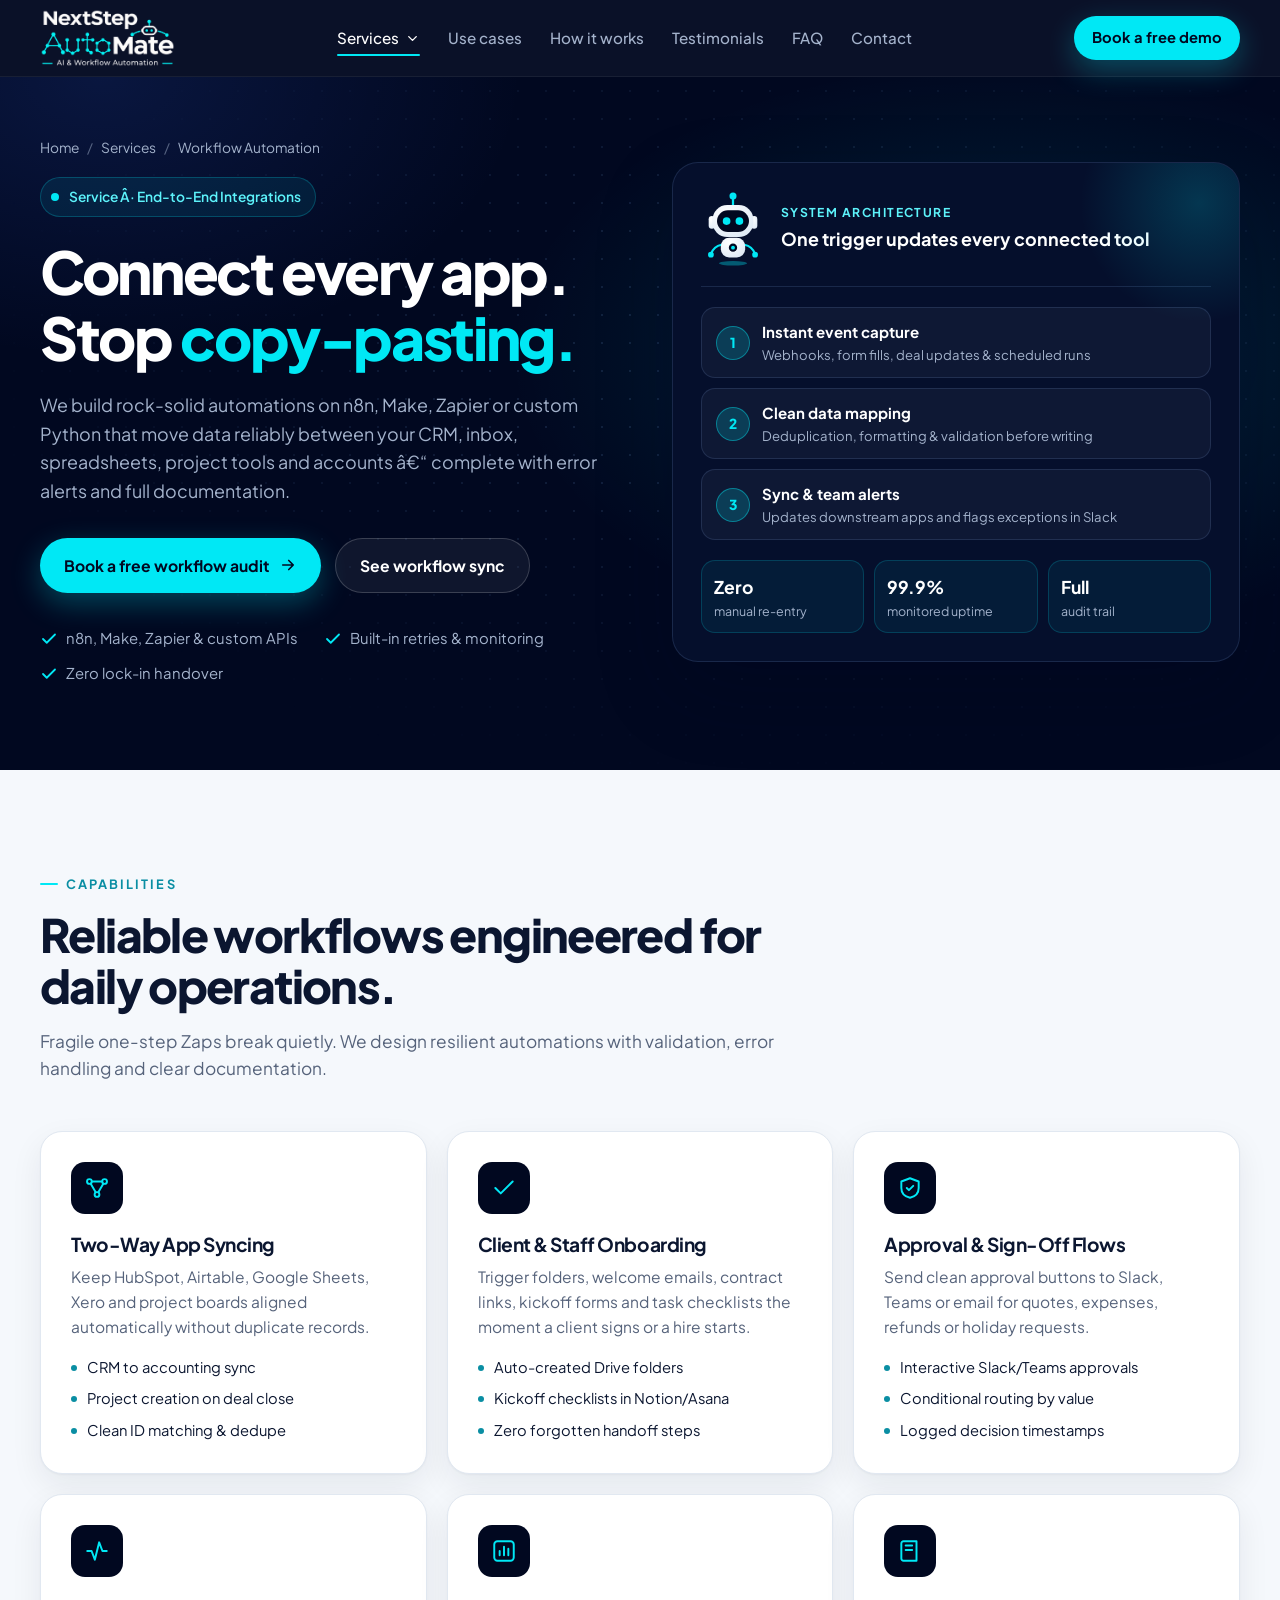
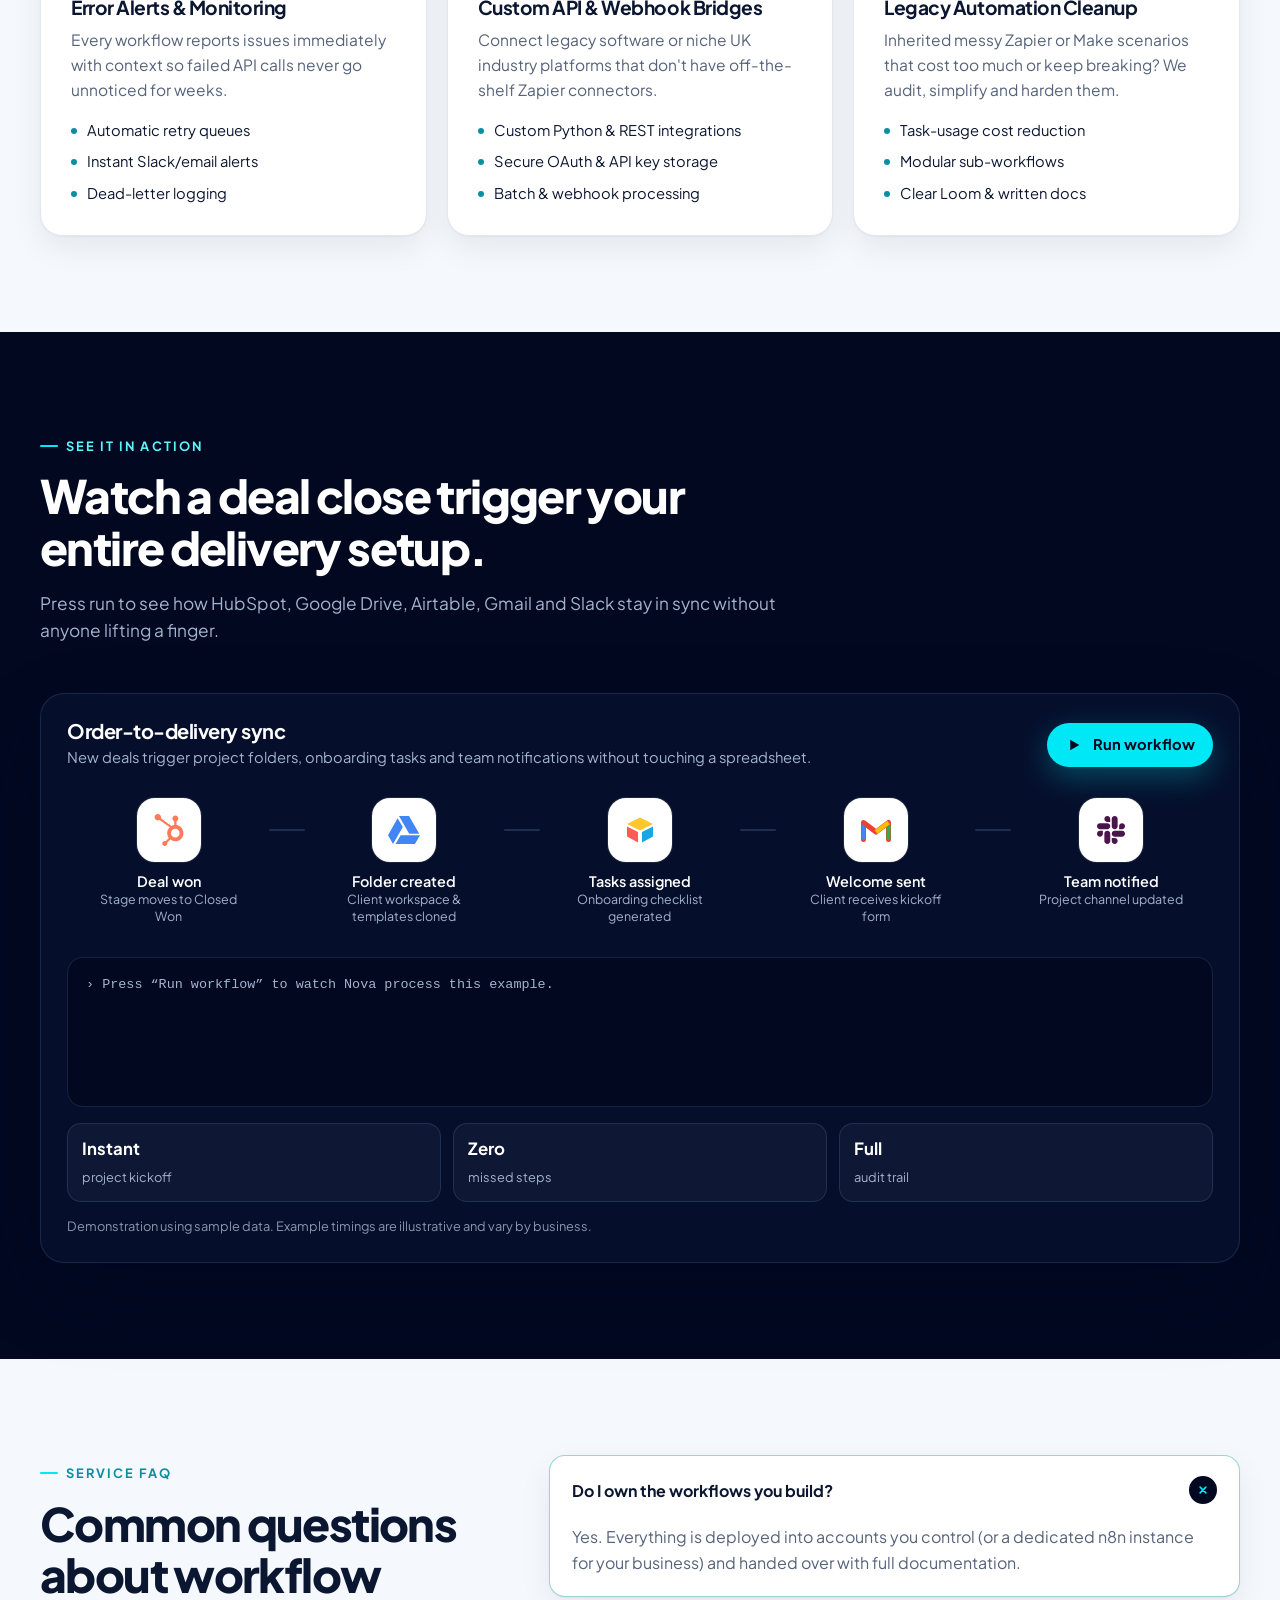
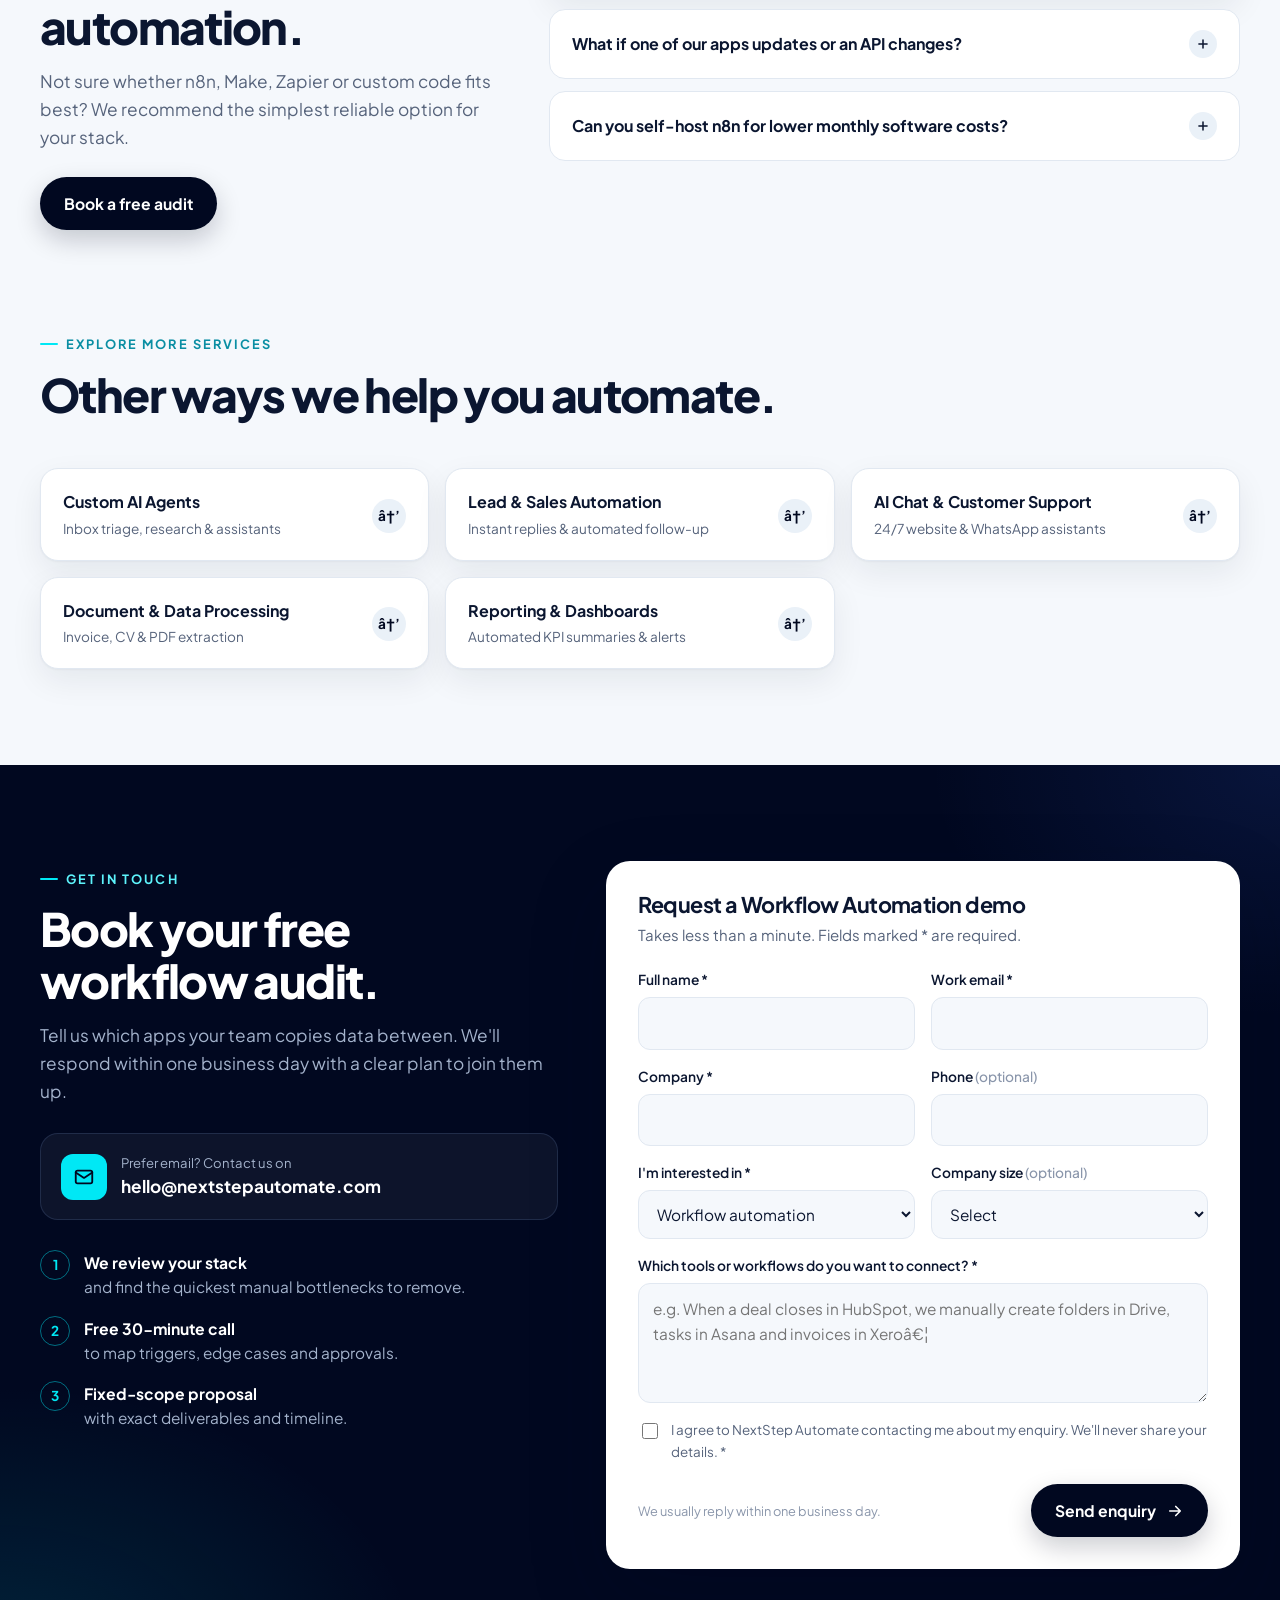
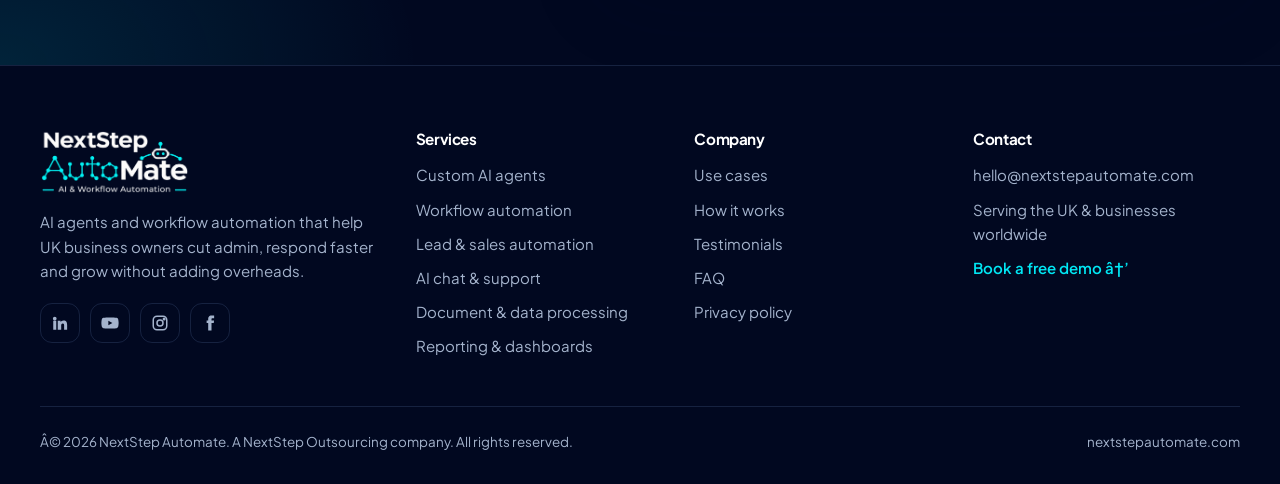
<file: services/workflow-automation.html>
﻿<!doctype html>
<html lang="en-GB">
<head>
<meta charset="UTF-8" />
<meta name="viewport" content="width=device-width, initial-scale=1.0" />
<title>Workflow Automation | NextStep Automate</title>
<meta name="description" content="Reliable end-to-end workflow automation built on n8n, Make, Zapier and custom Python. Sync your CRM, inbox, spreadsheets and accounting without manual copy-paste." />
<meta name="theme-color" content="#010820" />
<link rel="canonical" href="https://nextstepautomate.com/services/workflow-automation.html" />
<link rel="icon" type="image/svg+xml" href="data:image/svg+xml,%3Csvg xmlns='http://www.w3.org/2000/svg' viewBox='0 0 64 64'%3E%3Crect width='64' height='64' rx='14' fill='%23010820'/%3E%3Cpath d='M32 20V11' stroke='%2300f5ff' stroke-width='4' stroke-linecap='round'/%3E%3Ccircle cx='32' cy='9' r='5' fill='%2300f5ff'/%3E%3Crect x='10' y='20' width='44' height='32' rx='16' fill='%23fff'/%3E%3Crect x='16' y='26' width='32' height='20' rx='10' fill='%23010820'/%3E%3Ccircle cx='25' cy='36' r='4' fill='%2300f5ff'/%3E%3Ccircle cx='39' cy='36' r='4' fill='%2300f5ff'/%3E%3C/svg%3E" />
<link rel="preconnect" href="https://fonts.googleapis.com" />
<link rel="preconnect" href="https://fonts.gstatic.com" crossorigin />
<link href="https://fonts.googleapis.com/css2?family=Plus+Jakarta+Sans:wght@400;500;600;700;800&display=swap" rel="stylesheet" />
<script>document.documentElement.classList.add('js');</script>
<link rel="stylesheet" href="../assets/site.css" />
</head>
<body>

<template id="novaTpl">
  <div class="nova" aria-hidden="true">
    <svg viewBox="0 0 200 236">
      <defs><radialGradient id="__ID__shine" cx="35%" cy="25%" r="80%"><stop offset="0" stop-color="#ffffff"/><stop offset="1" stop-color="#dfeaf5"/></radialGradient></defs>
      <ellipse class="shadow" cx="100" cy="226" rx="44" ry="7" fill="rgba(0,232,245,.35)"/>
      <g class="float">
        <g class="arm-l"><path d="M64 168 Q40 172 32 196" stroke="#00e8f5" stroke-width="7" stroke-linecap="round" fill="none"/><circle cx="31" cy="199" r="9" fill="#00e8f5"/></g>
        <g class="arm-r"><path d="M136 168 Q160 172 168 196" stroke="#00e8f5" stroke-width="7" stroke-linecap="round" fill="none"/><circle cx="169" cy="199" r="9" fill="#00e8f5"/></g>
        <rect x="62" y="146" width="76" height="62" rx="26" fill="url(#__ID__shine)"/>
        <circle cx="100" cy="177" r="13" fill="#010820"/><circle class="chest" cx="100" cy="177" r="6" fill="#00e8f5"/>
        <path d="M100 46V22" stroke="#00e8f5" stroke-width="7" stroke-linecap="round"/><circle class="antenna-ball" cx="100" cy="16" r="11" fill="#00e8f5"/>
        <rect x="24" y="78" width="20" height="40" rx="10" fill="url(#__ID__shine)"/><rect x="156" y="78" width="20" height="40" rx="10" fill="url(#__ID__shine)"/>
        <rect x="36" y="44" width="128" height="100" rx="46" fill="url(#__ID__shine)"/><rect x="50" y="60" width="100" height="68" rx="34" fill="#010820"/>
        <g class="eyes"><g class="lids"><circle cx="80" cy="94" r="12" fill="#00e8f5"/><circle cx="120" cy="94" r="12" fill="#00e8f5"/></g></g>
      </g>
    </svg>
  </div>
</template>

<header class="topbar" id="top">
  <div class="container nav">
    <a href="../index.html" class="brand" aria-label="NextStep Automate home"><img src="../assets/logo.png" alt="NextStep Automate â€“ AI &amp; Workflow Automation" width="320" height="137" /></a>
    <nav class="nav-links" aria-label="Primary">
      <div class="nav-dd" id="navServices">
        <button type="button" class="nav-dd-btn active" aria-expanded="false" aria-controls="servicesDropdown" data-section="services">Services <svg class="chev" viewBox="0 0 24 24" fill="none" stroke="currentColor" stroke-width="2.2" stroke-linecap="round" stroke-linejoin="round" aria-hidden="true"><path d="m6 9 6 6 6-6"/></svg></button>
        <div class="nav-dd-menu" id="servicesDropdown" role="menu">
          <a href="custom-ai-agents.html" role="menuitem">Custom AI Agents</a>
          <a href="workflow-automation.html" role="menuitem" aria-current="page">Workflow Automation</a>
          <a href="lead-sales-automation.html" role="menuitem">Lead &amp; Sales Automation</a>
          <a href="ai-chat-customer-support.html" role="menuitem">AI Chat &amp; Customer Support</a>
          <a href="document-data-processing.html" role="menuitem">Document &amp; Data Processing</a>
          <a href="reporting-dashboards.html" role="menuitem">Reporting &amp; Dashboards</a>
        </div>
      </div>
      <a href="../index.html#demo">Use cases</a>
      <a href="../index.html#process">How it works</a>
      <a href="../index.html#testimonials">Testimonials</a>
      <a href="../index.html#faq">FAQ</a>
      <a href="#contact">Contact</a>
    </nav>
    <div class="nav-cta">
      <a class="btn btn-cyan btn-sm" href="#contact">Book a free demo</a>
      <button class="burger" id="burger" aria-label="Open menu" aria-expanded="false" aria-controls="mobileMenu"><svg width="22" height="22" viewBox="0 0 24 24" fill="none" stroke="currentColor" stroke-width="2" stroke-linecap="round"><path d="M4 7h16M4 12h16M4 17h16"/></svg></button>
    </div>
  </div>
  <nav class="mobile-menu" id="mobileMenu" aria-label="Mobile">
    <div class="mob-dd" id="mobServices">
      <button type="button" class="mob-dd-btn" aria-expanded="false" aria-controls="mobServicesMenu"><span>Services</span><svg class="chev" viewBox="0 0 24 24" fill="none" stroke="currentColor" stroke-width="2.2" stroke-linecap="round" stroke-linejoin="round" aria-hidden="true"><path d="m6 9 6 6 6-6"/></svg></button>
      <div class="mob-dd-menu" id="mobServicesMenu">
        <a href="custom-ai-agents.html">Custom AI Agents</a>
        <a href="workflow-automation.html" aria-current="page">Workflow Automation</a>
        <a href="lead-sales-automation.html">Lead &amp; Sales Automation</a>
        <a href="ai-chat-customer-support.html">AI Chat &amp; Customer Support</a>
        <a href="document-data-processing.html">Document &amp; Data Processing</a>
        <a href="reporting-dashboards.html">Reporting &amp; Dashboards</a>
      </div>
    </div>
    <a href="../index.html#demo">Use cases</a>
    <a href="../index.html#process">How it works</a>
    <a href="../index.html#testimonials">Testimonials</a>
    <a href="../index.html#faq">FAQ</a>
    <a href="#contact">Contact</a>
    <a class="btn btn-cyan" href="#contact">Book a free demo</a>
  </nav>
</header>

<main>
  <section class="hero svc-hero" id="home">
    <div class="hero-grid-bg"></div>
    <div class="container hero-inner">
      <div>
        <nav class="breadcrumb reveal" aria-label="Breadcrumb">
          <a href="../index.html">Home</a><span aria-hidden="true">/</span>
          <a href="../index.html#services">Services</a><span aria-hidden="true">/</span>
          <span>Workflow Automation</span>
        </nav>
        <span class="eyebrow reveal"><span class="pulse"></span>Service Â· End-to-End Integrations</span>
        <h1 class="reveal d1">Connect every app. Stop <span class="hl">copy-pasting.</span></h1>
        <p class="lead reveal d2">We build rock-solid automations on n8n, Make, Zapier or custom Python that move data reliably between your CRM, inbox, spreadsheets, project tools and accounts â€“ complete with error alerts and full documentation.</p>
        <div class="hero-actions reveal d3">
          <a class="btn btn-cyan" href="#contact">Book a free workflow audit <svg viewBox="0 0 24 24" fill="none" stroke="currentColor" stroke-width="2.2" stroke-linecap="round" stroke-linejoin="round"><path d="M5 12h14M13 6l6 6-6 6"/></svg></a>
          <a class="btn btn-ghost-dark" href="#service-demo">See workflow sync</a>
        </div>
        <div class="hero-points reveal d3">
          <span><svg viewBox="0 0 24 24" fill="none" stroke="currentColor" stroke-width="2.4" stroke-linecap="round" stroke-linejoin="round"><path d="M20 6 9 17l-5-5"/></svg>n8n, Make, Zapier &amp; custom APIs</span>
          <span><svg viewBox="0 0 24 24" fill="none" stroke="currentColor" stroke-width="2.4" stroke-linecap="round" stroke-linejoin="round"><path d="M20 6 9 17l-5-5"/></svg>Built-in retries &amp; monitoring</span>
          <span><svg viewBox="0 0 24 24" fill="none" stroke="currentColor" stroke-width="2.4" stroke-linecap="round" stroke-linejoin="round"><path d="M20 6 9 17l-5-5"/></svg>Zero lock-in handover</span>
        </div>
      </div>
      <div class="svc-panel reveal d2">
        <div class="svc-panel-head">
          <div class="svc-panel-nova" id="svcHeroNova"></div>
          <div><small>System Architecture</small><b>One trigger updates every connected tool</b></div>
        </div>
        <div class="svc-pipeline">
          <div class="svc-pipe-row"><div class="svc-pipe-num">1</div><div><b>Instant event capture</b><span>Webhooks, form fills, deal updates &amp; scheduled runs</span></div></div>
          <div class="svc-pipe-row"><div class="svc-pipe-num">2</div><div><b>Clean data mapping</b><span>Deduplication, formatting &amp; validation before writing</span></div></div>
          <div class="svc-pipe-row"><div class="svc-pipe-num">3</div><div><b>Sync &amp; team alerts</b><span>Updates downstream apps and flags exceptions in Slack</span></div></div>
        </div>
        <div class="svc-metrics">
          <div><b>Zero</b><span>manual re-entry</span></div>
          <div><b>99.9%</b><span>monitored uptime</span></div>
          <div><b>Full</b><span>audit trail</span></div>
        </div>
      </div>
    </div>
  </section>

  <section>
    <div class="container">
      <div class="section-head reveal">
        <span class="kicker">Capabilities</span>
        <h2>Reliable workflows engineered for daily operations.</h2>
        <p>Fragile one-step Zaps break quietly. We design resilient automations with validation, error handling and clear documentation.</p>
      </div>
      <div class="services-grid">
        <article class="service reveal"><div class="ico"><svg viewBox="0 0 24 24" fill="none" stroke="currentColor" stroke-width="1.8" stroke-linecap="round" stroke-linejoin="round"><circle cx="5" cy="6" r="2.2"/><circle cx="19" cy="6" r="2.2"/><circle cx="12" cy="18" r="2.2"/><path d="M7.2 6h9.6M6.2 8l4.6 8M17.8 8l-4.6 8"/></svg></div><h3>Two-Way App Syncing</h3><p>Keep HubSpot, Airtable, Google Sheets, Xero and project boards aligned automatically without duplicate records.</p><ul><li>CRM to accounting sync</li><li>Project creation on deal close</li><li>Clean ID matching &amp; dedupe</li></ul></article>
        <article class="service reveal d1"><div class="ico"><svg viewBox="0 0 24 24" fill="none" stroke="currentColor" stroke-width="1.8" stroke-linecap="round" stroke-linejoin="round"><path d="M20 6 9 17l-5-5"/></svg></div><h3>Client &amp; Staff Onboarding</h3><p>Trigger folders, welcome emails, contract links, kickoff forms and task checklists the moment a client signs or a hire starts.</p><ul><li>Auto-created Drive folders</li><li>Kickoff checklists in Notion/Asana</li><li>Zero forgotten handoff steps</li></ul></article>
        <article class="service reveal d2"><div class="ico"><svg viewBox="0 0 24 24" fill="none" stroke="currentColor" stroke-width="1.8" stroke-linecap="round" stroke-linejoin="round"><path d="M12 3l8 3v6c0 5-3.5 8-8 9-4.5-1-8-4-8-9V6z"/><path d="M9 12l2 2 4-4"/></svg></div><h3>Approval &amp; Sign-Off Flows</h3><p>Send clean approval buttons to Slack, Teams or email for quotes, expenses, refunds or holiday requests.</p><ul><li>Interactive Slack/Teams approvals</li><li>Conditional routing by value</li><li>Logged decision timestamps</li></ul></article>
        <article class="service reveal"><div class="ico"><svg viewBox="0 0 24 24" fill="none" stroke="currentColor" stroke-width="1.8" stroke-linecap="round" stroke-linejoin="round"><path d="M3 12h4l3 8 4-16 3 8h4"/></svg></div><h3>Error Alerts &amp; Monitoring</h3><p>Every workflow reports issues immediately with context so failed API calls never go unnoticed for weeks.</p><ul><li>Automatic retry queues</li><li>Instant Slack/email alerts</li><li>Dead-letter logging</li></ul></article>
        <article class="service reveal d1"><div class="ico"><svg viewBox="0 0 24 24" fill="none" stroke="currentColor" stroke-width="1.8" stroke-linecap="round" stroke-linejoin="round"><rect x="3" y="3" width="18" height="18" rx="3"/><path d="M8 16v-4M12 16V8M16 16v-6"/></svg></div><h3>Custom API &amp; Webhook Bridges</h3><p>Connect legacy software or niche UK industry platforms that don't have off-the-shelf Zapier connectors.</p><ul><li>Custom Python &amp; REST integrations</li><li>Secure OAuth &amp; API key storage</li><li>Batch &amp; webhook processing</li></ul></article>
        <article class="service reveal d2"><div class="ico"><svg viewBox="0 0 24 24" fill="none" stroke="currentColor" stroke-width="1.8" stroke-linecap="round" stroke-linejoin="round"><path d="M4 19V5a2 2 0 0 1 2-2h12v18H6a2 2 0 0 1-2-2Z"/><path d="M8 7h6M8 11h6"/></svg></div><h3>Legacy Automation Cleanup</h3><p>Inherited messy Zapier or Make scenarios that cost too much or keep breaking? We audit, simplify and harden them.</p><ul><li>Task-usage cost reduction</li><li>Modular sub-workflows</li><li>Clear Loom &amp; written docs</li></ul></article>
      </div>
    </div>
  </section>

  <section class="dark" id="service-demo">
    <div class="container">
      <div class="section-head reveal">
        <span class="kicker">See it in action</span>
        <h2>Watch a deal close trigger your entire delivery setup.</h2>
        <p>Press run to see how HubSpot, Google Drive, Airtable, Gmail and Slack stay in sync without anyone lifting a finger.</p>
      </div>
      <div class="demo-wrap single">
        <div class="demo-panel reveal d1">
          <div class="demo-top">
            <div><h3 id="demoTitle">Order-to-delivery sync</h3><p id="demoSub"></p></div>
            <button class="btn btn-cyan btn-sm" id="runBtn"><svg viewBox="0 0 24 24" fill="currentColor"><path d="M7 5v14l12-7z"/></svg>Run workflow</button>
          </div>
          <div class="flow" id="flow" data-flow="sync"></div>
          <div class="console" id="console" aria-live="polite"></div>
          <div class="demo-result" id="demoResult"></div>
          <p class="demo-note">Demonstration using sample data. Example timings are illustrative and vary by business.</p>
        </div>
      </div>
    </div>
  </section>

  <section id="faq">
    <div class="container faq-wrap">
      <div class="section-head reveal" style="margin-bottom:0">
        <span class="kicker">Service FAQ</span>
        <h2>Common questions about workflow automation.</h2>
        <p>Not sure whether n8n, Make, Zapier or custom code fits best? We recommend the simplest reliable option for your stack.</p>
        <a class="btn btn-navy" href="#contact" style="margin-top:26px">Book a free audit</a>
      </div>
      <div class="faq-list reveal d1">
        <details class="faq" open><summary>Do I own the workflows you build?<span class="pm"><svg viewBox="0 0 24 24" fill="none" stroke="currentColor" stroke-width="2.6" stroke-linecap="round"><path d="M12 5v14M5 12h14"/></svg></span></summary><div class="ans">Yes. Everything is deployed into accounts you control (or a dedicated n8n instance for your business) and handed over with full documentation.</div></details>
        <details class="faq"><summary>What if one of our apps updates or an API changes?<span class="pm"><svg viewBox="0 0 24 24" fill="none" stroke="currentColor" stroke-width="2.6" stroke-linecap="round"><path d="M12 5v14M5 12h14"/></svg></span></summary><div class="ans">Every workflow includes error alerting so issues are caught immediately, and we offer optional ongoing support retainers to maintain and extend your automations.</div></details>
        <details class="faq"><summary>Can you self-host n8n for lower monthly software costs?<span class="pm"><svg viewBox="0 0 24 24" fill="none" stroke="currentColor" stroke-width="2.6" stroke-linecap="round"><path d="M12 5v14M5 12h14"/></svg></span></summary><div class="ans">Yes â€“ for higher-volume workflows, self-hosted n8n on UK/EU servers often saves hundreds per month compared to per-task SaaS pricing.</div></details>
      </div>
    </div>
  </section>

  <section style="padding-top:0">
    <div class="container">
      <div class="section-head reveal">
        <span class="kicker">Explore more services</span>
        <h2>Other ways we help you automate.</h2>
      </div>
      <div class="related-grid">
        <a class="related-card reveal" href="custom-ai-agents.html"><div><b>Custom AI Agents</b><span>Inbox triage, research &amp; assistants</span></div><span class="arr" aria-hidden="true">â†’</span></a>
        <a class="related-card reveal d1" href="lead-sales-automation.html"><div><b>Lead &amp; Sales Automation</b><span>Instant replies &amp; automated follow-up</span></div><span class="arr" aria-hidden="true">â†’</span></a>
        <a class="related-card reveal d2" href="ai-chat-customer-support.html"><div><b>AI Chat &amp; Customer Support</b><span>24/7 website &amp; WhatsApp assistants</span></div><span class="arr" aria-hidden="true">â†’</span></a>
        <a class="related-card reveal" href="document-data-processing.html"><div><b>Document &amp; Data Processing</b><span>Invoice, CV &amp; PDF extraction</span></div><span class="arr" aria-hidden="true">â†’</span></a>
        <a class="related-card reveal d1" href="reporting-dashboards.html"><div><b>Reporting &amp; Dashboards</b><span>Automated KPI summaries &amp; alerts</span></div><span class="arr" aria-hidden="true">â†’</span></a>
      </div>
    </div>
  </section>

  <section class="contact" id="contact">
    <div class="container contact-grid">
      <div class="reveal">
        <span class="kicker" style="color:var(--cyan-2)">Get in touch</span>
        <h2>Book your free workflow audit.</h2>
        <p class="intro">Tell us which apps your team copies data between. We'll respond within one business day with a clear plan to join them up.</p>
        <a class="contact-email" href="mailto:hello@nextstepautomate.com?subject=Workflow%20Automation%20enquiry">
          <span class="ei"><svg viewBox="0 0 24 24" fill="none" stroke="currentColor" stroke-width="2" stroke-linecap="round" stroke-linejoin="round"><rect x="3" y="5" width="18" height="14" rx="2"/><path d="m3 7 9 6 9-6"/></svg></span>
          <span><small>Prefer email? Contact us on</small><b>hello@nextstepautomate.com</b></span>
        </a>
        <ul class="next-steps">
          <li><span class="n">1</span><div><b>We review your stack</b>and find the quickest manual bottlenecks to remove.</div></li>
          <li><span class="n">2</span><div><b>Free 30-minute call</b>to map triggers, edge cases and approvals.</div></li>
          <li><span class="n">3</span><div><b>Fixed-scope proposal</b>with exact deliverables and timeline.</div></li>
        </ul>
      </div>
      <form class="form reveal d1" id="contactForm" data-endpoint="https://script.google.com/macros/s/AKfycbxdxnnkMb_35V6l8-z1Xlcg-TuW-Q2Z6aAKQw0Q5hltdXUvE1nVmT8TB8iY9VKY7Dn0-w/exec" novalidate>
        <div class="form-body">
          <h3>Request a Workflow Automation demo</h3>
          <p>Takes less than a minute. Fields marked * are required.</p>
          <div class="fields">
            <div class="field"><label for="fName">Full name *</label><input id="fName" name="name" autocomplete="name" required /><span class="err">Please enter your name.</span></div>
            <div class="field"><label for="fEmail">Work email *</label><input id="fEmail" name="email" type="email" autocomplete="email" required /><span class="err">Please enter a valid email.</span></div>
            <div class="field"><label for="fCompany">Company *</label><input id="fCompany" name="company" autocomplete="organization" required /><span class="err">Please enter your company name.</span></div>
            <div class="field"><label for="fPhone">Phone <span class="opt">(optional)</span></label><input id="fPhone" name="phone" type="tel" autocomplete="tel" /></div>
            <div class="field"><label for="fType">I'm interested in *</label>
              <select id="fType" name="interest" required>
                <option value="">Select an option</option>
                <option>Booking a free demo / automation audit</option>
                <option>Custom AI agent</option>
                <option selected>Workflow automation</option>
                <option>Lead &amp; sales automation</option>
                <option>AI chat &amp; customer support</option>
                <option>Document &amp; data processing</option>
                <option>Reporting &amp; dashboards</option>
                <option>Something else</option>
              </select><span class="err">Please choose an option.</span></div>
            <div class="field"><label for="fSize">Company size <span class="opt">(optional)</span></label>
              <select id="fSize" name="size"><option value="">Select</option><option>1â€“10 employees</option><option>11â€“50 employees</option><option>51â€“200 employees</option><option>200+ employees</option></select></div>
            <div class="field full"><label for="fMsg">Which tools or workflows do you want to connect? *</label><textarea id="fMsg" name="message" required placeholder="e.g. When a deal closes in HubSpot, we manually create folders in Drive, tasks in Asana and invoices in Xeroâ€¦"></textarea><span class="err">Please tell us a little about your needs.</span></div>
            <label class="consent"><input type="checkbox" id="fConsent" name="consent" value="Yes" required /> <span>I agree to NextStep Automate contacting me about my enquiry. We'll never share your details. *</span></label>
          </div>
          <div class="form-foot">
            <small>We usually reply within one business day.</small>
            <button class="btn btn-navy" type="submit" id="sendBtn">Send enquiry <svg viewBox="0 0 24 24" fill="none" stroke="currentColor" stroke-width="2.2" stroke-linecap="round" stroke-linejoin="round"><path d="M5 12h14M13 6l6 6-6 6"/></svg></button>
          </div>
        </div>
        <div class="form-success" role="status">
          <div class="tick"><svg viewBox="0 0 24 24" fill="none" stroke="currentColor" stroke-width="2.6" stroke-linecap="round" stroke-linejoin="round"><path d="M20 6 9 17l-5-5"/></svg></div>
          <h3>Thanks â€“ we've got it!</h3>
          <p id="successMsg">We'll be in touch within one business day. You can also reach us any time at hello@nextstepautomate.com.</p>
        </div>
      </form>
    </div>
  </section>
</main>

<footer>
  <div class="container">
    <div class="foot-grid">
      <div class="foot-brand">
        <img src="../assets/logo.png" alt="NextStep Automate" width="320" height="137" loading="lazy" />
        <p>AI agents and workflow automation that help UK business owners cut admin, respond faster and grow without adding overheads.</p>
        <div class="socials">
          <a href="#" aria-label="NextStep Automate on LinkedIn"><svg viewBox="0 0 24 24" fill="currentColor"><path d="M4.98 3.5a2.5 2.5 0 1 1 0 5 2.5 2.5 0 0 1 0-5zM3 9h4v12H3zM9 9h3.8v1.7h.1c.5-1 1.8-2 3.8-2 4 0 4.8 2.6 4.8 6V21h-4v-5.5c0-1.3 0-3-1.8-3s-2.1 1.4-2.1 2.9V21H9z"/></svg></a>
          <a href="#" aria-label="NextStep Automate on YouTube"><svg viewBox="0 0 24 24" fill="currentColor"><path d="M23 7.2a3 3 0 0 0-2.1-2.1C19 4.6 12 4.6 12 4.6s-7 0-8.9.5A3 3 0 0 0 1 7.2 31 31 0 0 0 .5 12a31 31 0 0 0 .5 4.8 3 3 0 0 0 2.1 2.1c1.9.5 8.9.5 8.9.5s7 0 8.9-.5a3 3 0 0 0 2.1-2.1 31 31 0 0 0 .5-4.8 31 31 0 0 0-.5-4.8zM9.8 15.1V8.9l5.4 3.1z"/></svg></a>
          <a href="#" aria-label="NextStep Automate on Instagram"><svg viewBox="0 0 24 24" fill="none" stroke="currentColor" stroke-width="2"><rect x="3" y="3" width="18" height="18" rx="5"/><circle cx="12" cy="12" r="4"/><circle cx="17.5" cy="6.5" r="1" fill="currentColor"/></svg></a>
          <a href="#" aria-label="NextStep Automate on Facebook"><svg viewBox="0 0 24 24" fill="currentColor"><path d="M14 8.5V6.8c0-.8.5-1 1-1h2.5V2h-3.4C10.4 2 9.6 4.7 9.6 6.5v2H7.5V12h2.1v10H14V12h3l.4-3.5z"/></svg></a>
        </div>
      </div>
      <div>
        <h4>Services</h4>
        <ul>
          <li><a href="custom-ai-agents.html">Custom AI agents</a></li>
          <li><a href="workflow-automation.html">Workflow automation</a></li>
          <li><a href="lead-sales-automation.html">Lead &amp; sales automation</a></li>
          <li><a href="ai-chat-customer-support.html">AI chat &amp; support</a></li>
          <li><a href="document-data-processing.html">Document &amp; data processing</a></li>
          <li><a href="reporting-dashboards.html">Reporting &amp; dashboards</a></li>
        </ul>
      </div>
      <div>
        <h4>Company</h4>
        <ul><li><a href="../index.html#demo">Use cases</a></li><li><a href="../index.html#process">How it works</a></li><li><a href="../index.html#testimonials">Testimonials</a></li><li><a href="../index.html#faq">FAQ</a></li><li><a href="../privacy.html">Privacy policy</a></li></ul>
      </div>
      <div>
        <h4>Contact</h4>
        <ul>
          <li><a href="mailto:hello@nextstepautomate.com">hello@nextstepautomate.com</a></li>
          <li>Serving the UK &amp; businesses worldwide</li>
          <li><a href="#contact" style="color:var(--cyan);font-weight:600">Book a free demo â†’</a></li>
        </ul>
      </div>
    </div>
    <div class="foot-bottom">
      <span>Â© <span id="yr">2026</span> NextStep Automate. A NextStep Outsourcing company. All rights reserved.</span>
      <span>nextstepautomate.com</span>
    </div>
  </div>
</footer>

<div id="ambient" aria-hidden="true"><svg id="ambientSvg"></svg></div>
<div id="novaFloat" role="button" tabindex="0" aria-label="Open Nova assistant"><span class="badge"></span></div>
<div class="nova-panel" id="novaPanel" role="dialog" aria-label="Nova assistant">
  <header>
    <div class="mini" id="novaMini"></div>
    <div><b>Nova</b><span>NextStep's AI assistant</span></div>
    <button class="close" id="novaClose" aria-label="Close"><svg width="18" height="18" viewBox="0 0 24 24" fill="none" stroke="currentColor" stroke-width="2.2" stroke-linecap="round"><path d="M6 6l12 12M18 6 6 18"/></svg></button>
  </header>
  <div class="msg">Hi, I'm Nova ðŸ‘‹ Ready to connect your apps and eliminate manual syncs?</div>
  <div class="acts">
    <a class="primary" href="#contact" data-close>Book a free demo <span>â†’</span></a>
    <a href="#service-demo" data-close>See this workflow in action <span>â†’</span></a>
    <a href="../index.html#savings" data-close>Estimate my savings <span>â†’</span></a>
    <a href="mailto:hello@nextstepautomate.com?subject=Workflow%20Automation%20enquiry">Email hello@nextstepautomate.com <span>â†’</span></a>
  </div>
</div>

<script src="../assets/site.js" defer></script>
</body>
</html>
</file>
<file: assets/site.css>
:root{
  --navy-950:#010820; --navy-900:#050f2c; --navy-800:#0a1a42; --navy-700:#12285c;
  --cyan:#00e8f5; --cyan-2:#5df3fb; --teal:#0a8ea3; --teal-ink:#06707f;
  --ink:#0b1630; --muted:#56637b; --muted-2:#8a96ab;
  --bg:#f5f8fc; --bg-2:#eaf1f8; --card:#ffffff; --line:#e1e8f1;
  --on-dark:#e9f2ff; --on-dark-muted:#a4b3cc; --dark-line:rgba(130,170,230,.16);
  --radius:22px; --radius-sm:14px;
  --shadow:0 1px 2px rgba(11,22,48,.04),0 12px 32px rgba(11,22,48,.07);
  --shadow-lg:0 30px 80px rgba(1,8,32,.18);
  --container:min(1200px,calc(100vw - 40px));
  --ease:cubic-bezier(.2,.8,.2,1);
  --font:"Plus Jakarta Sans",ui-sans-serif,system-ui,-apple-system,"Segoe UI",Roboto,Arial,sans-serif;
}
*{box-sizing:border-box}
html{scroll-behavior:smooth;scroll-padding-top:84px}
body{margin:0;font-family:var(--font);color:var(--ink);background:var(--bg);line-height:1.6;-webkit-font-smoothing:antialiased;overflow-x:hidden}
a{color:inherit;text-decoration:none}
img,svg{display:block;max-width:100%}
button,input,select,textarea{font:inherit;color:inherit}
h1,h2,h3,h4{margin:0;line-height:1.12;letter-spacing:-.025em}
p{margin:0}
.container{width:var(--container);margin:0 auto}
.sr-only{position:absolute;width:1px;height:1px;overflow:hidden;clip:rect(0 0 0 0);white-space:nowrap}
:focus-visible{outline:2px solid var(--cyan);outline-offset:3px;border-radius:6px}

/* Buttons */
.btn{display:inline-flex;align-items:center;justify-content:center;gap:10px;border:0;border-radius:999px;padding:14px 24px;font-weight:700;font-size:.98rem;cursor:pointer;transition:transform .2s var(--ease),box-shadow .2s var(--ease),background .2s;white-space:nowrap}
.btn:hover{transform:translateY(-2px)}
.btn svg{width:18px;height:18px}
.btn-cyan{background:var(--cyan);color:var(--navy-950);box-shadow:0 10px 30px rgba(0,232,245,.28)}
.btn-cyan:hover{box-shadow:0 14px 38px rgba(0,232,245,.4)}
.btn-ghost-dark{background:rgba(255,255,255,.06);color:#fff;border:1px solid rgba(255,255,255,.18)}
.btn-ghost-dark:hover{background:rgba(255,255,255,.11)}
.btn-navy{background:var(--navy-950);color:#fff;box-shadow:0 10px 26px rgba(1,8,32,.2)}
.btn-outline{background:#fff;color:var(--ink);border:1px solid var(--line)}
.btn-sm{padding:10px 18px;font-size:.92rem}

/* Header */
.topbar{position:sticky;top:0;z-index:80;background:rgba(1,8,32,.96);backdrop-filter:blur(14px);-webkit-backdrop-filter:blur(14px);border-bottom:1px solid rgba(255,255,255,.06)}
.nav{display:flex;align-items:center;justify-content:space-between;gap:20px;height:76px}
.brand img{height:58px;width:auto}
.nav-links{display:flex;align-items:center;gap:28px;font-size:.95rem;font-weight:500;color:var(--on-dark-muted)}
.nav-links > a,.nav-dd-btn{position:relative;padding:6px 0;transition:color .2s;background:none;border:0;cursor:pointer;display:inline-flex;align-items:center;gap:6px}
.nav-links > a:hover,.nav-links > a.active,.nav-dd-btn:hover,.nav-dd-btn.active,.nav-dd.open .nav-dd-btn{color:#fff}
.nav-links > a::after,.nav-dd-btn::after{content:"";position:absolute;left:0;right:0;bottom:0;height:2px;border-radius:2px;background:var(--cyan);transform:scaleX(0);transition:transform .25s var(--ease)}
.nav-links > a:hover::after,.nav-links > a.active::after,.nav-dd-btn:hover::after,.nav-dd-btn.active::after,.nav-dd.open .nav-dd-btn::after{transform:scaleX(1)}
.nav-dd{position:relative}
.nav-dd-btn .chev,.mob-dd-btn .chev{width:15px;height:15px;transition:transform .22s var(--ease)}
.nav-dd.open .nav-dd-btn .chev,.mob-dd.open .mob-dd-btn .chev{transform:rotate(180deg)}
.nav-dd-menu{position:absolute;top:calc(100% + 14px);left:-12px;min-width:276px;padding:8px;border-radius:16px;background:rgba(5,15,44,.98);backdrop-filter:blur(14px);-webkit-backdrop-filter:blur(14px);border:1px solid var(--dark-line);box-shadow:0 22px 54px rgba(1,8,32,.55);display:grid;gap:2px;opacity:0;visibility:hidden;transform:translateY(-6px);pointer-events:none;transition:opacity .2s var(--ease),transform .2s var(--ease),visibility .2s;z-index:90}
.nav-dd.open .nav-dd-menu{opacity:1;visibility:visible;transform:none;pointer-events:auto}
.nav-dd-menu a{display:flex;align-items:center;justify-content:space-between;padding:10px 14px;border-radius:10px;color:var(--on-dark);font-size:.92rem;font-weight:500;transition:background .18s,color .18s}
.nav-dd-menu a:hover,.nav-dd-menu a:focus-visible,.nav-dd-menu a[aria-current="page"]{background:rgba(0,232,245,.12);color:var(--cyan)}
.nav-dd-menu a::after{content:"→";font-size:.85rem;opacity:0;transform:translateX(-4px);transition:opacity .18s,transform .18s}
.nav-dd-menu a:hover::after,.nav-dd-menu a[aria-current="page"]::after{opacity:1;transform:none}
.nav-cta{display:flex;gap:12px;align-items:center}
.burger{display:none;width:44px;height:44px;border-radius:12px;border:1px solid rgba(255,255,255,.16);background:transparent;color:#fff;cursor:pointer;align-items:center;justify-content:center}
.mobile-menu{display:none}

/* Hero */
.hero{position:relative;background:var(--navy-950);color:var(--on-dark);overflow:hidden;padding:72px 0 96px}
.hero::before{content:"";position:absolute;inset:0;background:
  radial-gradient(700px 420px at 78% 40%,rgba(0,232,245,.13),transparent 70%),
  radial-gradient(600px 400px at 8% 0%,rgba(60,110,255,.14),transparent 70%);pointer-events:none}
.hero-grid-bg{position:absolute;inset:0;background-image:radial-gradient(rgba(140,190,255,.12) 1px,transparent 1.4px);background-size:28px 28px;mask-image:radial-gradient(ellipse at 60% 40%,#000 25%,transparent 75%);-webkit-mask-image:radial-gradient(ellipse at 60% 40%,#000 25%,transparent 75%);pointer-events:none}
.hero-inner{position:relative;display:grid;grid-template-columns:1.02fr .98fr;gap:40px;align-items:center}
.eyebrow{display:inline-flex;align-items:center;gap:10px;padding:8px 14px 8px 10px;border-radius:999px;background:rgba(0,232,245,.08);border:1px solid rgba(0,232,245,.22);color:var(--cyan-2);font-size:.86rem;font-weight:600}
.eyebrow .pulse{width:8px;height:8px;border-radius:50%;background:var(--cyan);box-shadow:0 0 0 0 rgba(0,232,245,.6);animation:pulse 2.2s infinite}
@keyframes pulse{0%{box-shadow:0 0 0 0 rgba(0,232,245,.55)}70%{box-shadow:0 0 0 10px rgba(0,232,245,0)}100%{box-shadow:0 0 0 0 rgba(0,232,245,0)}}
.hero h1{font-size:clamp(2.6rem,5.4vw,4.4rem);font-weight:800;letter-spacing:-.04em;margin:22px 0 20px;color:#fff}
.hero h1 .hl{color:var(--cyan);position:relative;white-space:nowrap}
.hero .lead{font-size:clamp(1.05rem,1.4vw,1.2rem);color:var(--on-dark-muted);max-width:56ch}
.hero-actions{display:flex;flex-wrap:wrap;gap:14px;margin-top:32px}
.hero-points{display:flex;flex-wrap:wrap;gap:12px 26px;margin-top:34px;color:var(--on-dark-muted);font-size:.93rem}
.hero-points span{display:inline-flex;align-items:center;gap:8px}
.hero-points svg{width:18px;height:18px;color:var(--cyan);flex:none}

/* Service subpage hero & visuals */
.breadcrumb{display:flex;flex-wrap:wrap;align-items:center;gap:8px;font-size:.86rem;color:var(--on-dark-muted);margin-bottom:18px}
.breadcrumb a:hover{color:var(--cyan)}
.breadcrumb span[aria-hidden="true"]{opacity:.5}
.svc-hero{padding:60px 0 84px}
.svc-hero h1{font-size:clamp(2.3rem,4.6vw,3.7rem)}
.svc-panel{background:var(--navy-900);border:1px solid var(--dark-line);border-radius:26px;padding:28px;box-shadow:var(--shadow-lg);position:relative;overflow:hidden}
.svc-panel::before{content:"";position:absolute;right:-80px;top:-80px;width:240px;height:240px;border-radius:50%;background:radial-gradient(circle,rgba(0,232,245,.18),transparent 70%);pointer-events:none}
.svc-panel-head{display:flex;align-items:center;gap:16px;padding-bottom:20px;border-bottom:1px solid var(--dark-line)}
.svc-panel-nova{width:64px;flex:none}
.svc-panel-head small{display:block;color:var(--cyan-2);font-size:.76rem;font-weight:700;letter-spacing:.12em;text-transform:uppercase}
.svc-panel-head b{color:#fff;font-size:1.12rem;display:block;margin-top:2px}
.svc-pipeline{display:grid;gap:10px;margin:20px 0}
.svc-pipe-row{display:flex;align-items:center;gap:12px;padding:12px 14px;border-radius:14px;background:rgba(255,255,255,.04);border:1px solid var(--dark-line)}
.svc-pipe-num{width:34px;height:34px;min-width:34px;border-radius:50%;background:rgba(0,232,245,.18);border:1.5px solid rgba(0,232,245,.4);color:var(--cyan);font-size:.86rem;font-weight:800;display:flex!important;align-items:center!important;justify-content:center!important;flex:none;line-height:1;text-align:center;padding:0;box-sizing:border-box}
.svc-pipe-row b{display:block;color:#fff;font-size:.94rem}
.svc-pipe-row span:not(.svc-pipe-num){display:block;color:var(--on-dark-muted);font-size:.82rem}
.svc-metrics{display:grid;grid-template-columns:repeat(3,1fr);gap:10px}
.svc-metrics div{background:rgba(0,232,245,.06);border:1px solid rgba(0,232,245,.18);border-radius:14px;padding:12px}
.svc-metrics b{display:block;color:#fff;font-size:1.1rem}
.svc-metrics span{color:var(--on-dark-muted);font-size:.78rem;line-height:1.3;display:block;margin-top:2px}

/* Hero hub */
.hub{position:relative;width:100%;max-width:560px;aspect-ratio:1;margin:0 0 44px auto}
.hub-ring{position:absolute;inset:9%;border-radius:50%;border:1px dashed rgba(0,232,245,.18)}
.hub-ring.r2{inset:24%;border-style:solid;border-color:rgba(0,232,245,.10)}
.hub-glow{position:absolute;left:50%;top:50%;width:46%;aspect-ratio:1;transform:translate(-50%,-50%);border-radius:50%;background:radial-gradient(circle,rgba(0,232,245,.22),rgba(0,232,245,0) 68%)}
.hub-lines{position:absolute;inset:0;width:100%;height:100%;overflow:visible}
.hub-lines line{stroke:rgba(0,232,245,.38);stroke-width:1.3}
.hub-lines circle{fill:var(--cyan);filter:drop-shadow(0 0 4px var(--cyan))}
.hub-node{position:absolute;left:0;top:0;width:62px;height:62px;margin:-31px 0 0 -31px;border-radius:18px;background:#fff;display:grid;place-items:center;box-shadow:0 10px 26px rgba(0,0,0,.35),0 0 0 1px rgba(255,255,255,.6),0 0 0 6px rgba(0,232,245,.06);will-change:transform;transition:box-shadow .3s}
.hub-node img{width:34px;height:34px}
.hub-node.ping{box-shadow:0 10px 26px rgba(0,0,0,.35),0 0 0 1px rgba(255,255,255,.6),0 0 0 7px rgba(0,232,245,.28)}
.hub-nova{position:absolute;left:50%;top:50%;width:30%;transform:translate(-50%,-54%);z-index:3}
.hub-caption{position:absolute;left:50%;top:calc(100% + 6px);transform:translateX(-50%);display:flex;align-items:center;gap:10px;white-space:nowrap;padding:10px 16px;border-radius:999px;background:rgba(5,15,44,.85);border:1px solid var(--dark-line);font-size:.86rem;color:var(--on-dark-muted);backdrop-filter:blur(8px)}
.hub-caption b{color:#fff;font-weight:600}
.hub-caption .dot{width:8px;height:8px;border-radius:50%;background:#2ee59d;box-shadow:0 0 10px #2ee59d}

/* Nova robot animation */
.nova svg{overflow:visible;width:100%;height:auto}
.nova .float{animation:novaFloat 3.4s ease-in-out infinite}
.nova .antenna-ball{animation:beacon 2.4s ease-in-out infinite}
.nova .eyes{transition:transform .25s ease-out}
.nova .lids{transform-box:fill-box;transform-origin:center;animation:blink 5s infinite}
.nova .arm-l{transform-box:fill-box;transform-origin:100% 0;animation:armL 3.4s ease-in-out infinite}
.nova .arm-r{transform-box:fill-box;transform-origin:0 0;animation:armR 3.4s ease-in-out infinite}
.nova .shadow{animation:shadowPulse 3.4s ease-in-out infinite;transform-box:fill-box;transform-origin:center}
.nova .chest{animation:beacon 1.8s ease-in-out infinite}
@keyframes novaFloat{0%,100%{transform:translateY(0)}50%{transform:translateY(-8px)}}
@keyframes shadowPulse{0%,100%{transform:scale(1);opacity:.55}50%{transform:scale(.82);opacity:.3}}
@keyframes beacon{0%,100%{opacity:.75}50%{opacity:1;filter:drop-shadow(0 0 6px #00e8f5)}}
@keyframes blink{0%,46%,52%,100%{transform:scaleY(1)}49%{transform:scaleY(.1)}}
@keyframes armL{0%,100%{transform:rotate(0)}50%{transform:rotate(8deg)}}
@keyframes armR{0%,100%{transform:rotate(0)}50%{transform:rotate(-8deg)}}
.nova.waving .arm-r{animation:wave .9s ease-in-out 2}
@keyframes wave{0%,100%{transform:rotate(0)}30%{transform:rotate(-38deg)}65%{transform:rotate(-12deg)}}

/* Integrations strip */
.integrations{background:var(--navy-900);border-top:1px solid var(--dark-line);border-bottom:1px solid var(--dark-line);padding:26px 0}
.integrations .container{display:flex;align-items:center;gap:28px}
.integrations p{flex:none;color:var(--on-dark-muted);font-size:.9rem;font-weight:500;max-width:200px;line-height:1.4}
.marquee{flex:1;overflow:hidden;mask-image:linear-gradient(90deg,transparent,#000 8%,#000 92%,transparent);-webkit-mask-image:linear-gradient(90deg,transparent,#000 8%,#000 92%,transparent)}
.marquee-track{display:flex;gap:18px;width:max-content;animation:marquee 38s linear infinite}
.marquee:hover .marquee-track{animation-play-state:paused}
@keyframes marquee{to{transform:translateX(-50%)}}
.logo-tile{width:56px;height:56px;border-radius:16px;background:#fff;display:grid;place-items:center;flex:none;box-shadow:0 6px 16px rgba(0,0,0,.25)}
.logo-tile img{width:32px;height:32px}

/* Sections */
section{padding:96px 0}
.section-head{max-width:760px;margin-bottom:48px}
.section-head.center{margin-left:auto;margin-right:auto;text-align:center}
.kicker{display:inline-flex;align-items:center;gap:8px;color:var(--teal);font-weight:700;font-size:.8rem;letter-spacing:.16em;text-transform:uppercase;margin-bottom:14px}
.kicker::before{content:"";width:18px;height:2px;border-radius:2px;background:var(--cyan)}
.section-head h2{font-size:clamp(2rem,3.6vw,3rem);font-weight:800;letter-spacing:-.035em}
.section-head p{margin-top:16px;color:var(--muted);font-size:1.08rem}
.dark{background:var(--navy-950);color:var(--on-dark)}
.dark .section-head h2{color:#fff}
.dark .section-head p{color:var(--on-dark-muted)}
.dark .kicker{color:var(--cyan-2)}

/* Problem */
.pain-grid{display:grid;grid-template-columns:repeat(3,1fr);gap:20px}
.pain{background:var(--card);border:1px solid var(--line);border-radius:var(--radius);padding:28px;box-shadow:var(--shadow)}
.pain .num{font-size:2.4rem;font-weight:800;letter-spacing:-.04em;color:var(--navy-950)}
.pain .num span{color:var(--teal)}
.pain h3{font-size:1.15rem;margin:8px 0 8px}
.pain p{color:var(--muted);font-size:.97rem}

/* Services */
.services-grid{display:grid;grid-template-columns:repeat(3,1fr);gap:20px}
.service{position:relative;display:flex;flex-direction:column;background:var(--card);border:1px solid var(--line);border-radius:var(--radius);padding:30px;box-shadow:var(--shadow);transition:transform .3s var(--ease),box-shadow .3s var(--ease),border-color .3s;overflow:hidden}
.service:hover,.service:target{transform:translateY(-4px);box-shadow:0 24px 50px rgba(11,22,48,.1);border-color:rgba(10,142,163,.35)}
.service:target{border-color:var(--cyan);box-shadow:0 20px 50px rgba(0,232,245,.18)}
.service::after{content:"";position:absolute;left:0;top:0;height:3px;width:100%;background:linear-gradient(90deg,var(--cyan),transparent);transform:scaleX(0);transform-origin:left;transition:transform .4s var(--ease)}
.service:hover::after{transform:scaleX(1)}
.service .ico{width:52px;height:52px;border-radius:14px;background:var(--navy-950);display:grid;place-items:center;margin-bottom:20px}
.service .ico svg{width:26px;height:26px;color:var(--cyan)}
.service h3{font-size:1.2rem;margin-bottom:10px}
.service p{color:var(--muted);font-size:.97rem}
.service ul{list-style:none;padding:0;margin:16px 0 0;display:grid;gap:8px;font-size:.92rem;color:var(--ink)}
.service li{display:flex;gap:10px;align-items:flex-start}
.service li::before{content:"";flex:none;width:6px;height:6px;margin-top:9px;border-radius:50%;background:var(--teal)}
.service-cta{margin-top:auto;padding-top:20px;display:inline-flex;align-items:center;gap:6px;font-weight:700;font-size:.92rem;color:var(--teal-ink);transition:gap .2s var(--ease),color .2s}
.service:hover .service-cta{gap:10px;color:var(--navy-950)}

/* Related services strip on service subpages */
.related-grid{display:grid;grid-template-columns:repeat(3,1fr);gap:16px}
.related-card{display:flex;align-items:center;justify-content:space-between;gap:14px;padding:20px 22px;border-radius:18px;background:var(--card);border:1px solid var(--line);box-shadow:var(--shadow);transition:transform .22s var(--ease),border-color .22s}
.related-card:hover{transform:translateY(-3px);border-color:rgba(10,142,163,.45)}
.related-card b{display:block;font-size:1rem}
.related-card span{display:block;color:var(--muted);font-size:.85rem;margin-top:3px}
.related-card .arr{width:34px;height:34px;border-radius:50%;background:var(--bg-2);display:grid;place-items:center;flex:none;color:var(--navy-950);font-weight:700;transition:background .2s,color .2s}
.related-card:hover .arr{background:var(--navy-950);color:var(--cyan)}

/* Demo */
.demo-wrap{display:grid;grid-template-columns:300px 1fr;gap:24px;align-items:start}
.demo-wrap.single{grid-template-columns:1fr}
.demo-tabs{display:flex;flex-direction:column;gap:8px}
.demo-tab{text-align:left;border:1px solid var(--dark-line);background:rgba(255,255,255,.03);color:var(--on-dark-muted);padding:14px 16px;border-radius:14px;cursor:pointer;display:flex;gap:12px;align-items:center;transition:background .2s,border-color .2s,color .2s}
.demo-tab:hover{background:rgba(255,255,255,.06);color:#fff}
.demo-tab.active{background:rgba(0,232,245,.09);border-color:rgba(0,232,245,.4);color:#fff}
.demo-tab .t-ico{width:36px;height:36px;border-radius:10px;background:rgba(0,232,245,.1);display:grid;place-items:center;flex:none}
.demo-tab .t-ico svg{width:18px;height:18px;color:var(--cyan)}
.demo-tab b{display:block;font-size:.97rem;font-weight:600}
.demo-tab small{display:block;font-size:.8rem;opacity:.75}
.demo-panel{background:var(--navy-900);border:1px solid var(--dark-line);border-radius:24px;padding:26px;box-shadow:var(--shadow-lg)}
.demo-top{display:flex;justify-content:space-between;align-items:center;gap:16px;margin-bottom:22px;flex-wrap:wrap}
.demo-top h3{color:#fff;font-size:1.25rem}
.demo-top p{color:var(--on-dark-muted);font-size:.92rem;margin-top:4px}
.flow{display:flex;align-items:stretch;gap:0;overflow-x:auto;padding:6px 2px 10px}
.flow-step{flex:1;min-width:128px;display:flex;flex-direction:column;align-items:center;text-align:center;gap:10px;position:relative}
.flow-step .chip{width:64px;height:64px;border-radius:18px;background:#fff;display:grid;place-items:center;position:relative;transition:box-shadow .35s,transform .35s;box-shadow:0 0 0 1px rgba(255,255,255,.1)}
.flow-step .chip img,.flow-step .chip svg{width:32px;height:32px}
.flow-step .chip.nsa{background:var(--navy-950);border:1px solid rgba(0,232,245,.5)}
.flow-step .chip.nsa svg{color:var(--cyan)}
.flow-step .label{color:#fff;font-weight:600;font-size:.9rem;line-height:1.3}
.flow-step .desc{color:var(--on-dark-muted);font-size:.78rem;line-height:1.4;max-width:150px}
.flow-step .check{position:absolute;right:-6px;top:-6px;width:22px;height:22px;border-radius:50%;background:#2ee59d;color:var(--navy-950);display:grid;place-items:center;transform:scale(0);transition:transform .3s var(--ease)}
.flow-step .check svg{width:13px;height:13px}
.flow-step.active .chip{box-shadow:0 0 0 3px var(--cyan),0 0 26px rgba(0,232,245,.55);transform:translateY(-3px)}
.flow-step.done .check{transform:scale(1)}
.flow-link{flex:0 0 36px;align-self:flex-start;margin-top:31px;height:2px;background:rgba(130,170,230,.2);position:relative;overflow:hidden;border-radius:2px}
.flow-link::after{content:"";position:absolute;inset:0;background:var(--cyan);transform:scaleX(0);transform-origin:left;transition:transform .45s linear}
.flow-link.lit::after{transform:scaleX(1)}
.console{margin-top:22px;background:var(--navy-950);border:1px solid var(--dark-line);border-radius:16px;padding:16px 18px;font-family:ui-monospace,SFMono-Regular,Menlo,Consolas,monospace;font-size:.84rem;color:#bfe9ff;min-height:150px}
.console .row{opacity:0;transform:translateY(4px);transition:.3s;display:flex;gap:12px}
.console .row.show{opacity:1;transform:none}
.console .ts{color:#5f7499;flex:none}
.console .ok{color:#2ee59d}
.console .idle{color:var(--on-dark-muted)}
.demo-result{display:grid;grid-template-columns:repeat(3,1fr);gap:12px;margin-top:16px}
.demo-result div{background:rgba(255,255,255,.04);border:1px solid var(--dark-line);border-radius:14px;padding:12px 14px}
.demo-result b{display:block;color:#fff;font-size:1.05rem}
.demo-result span{color:var(--on-dark-muted);font-size:.8rem}
.demo-note{margin-top:14px;color:var(--muted-2);font-size:.8rem}

/* Process */
.steps{display:grid;grid-template-columns:repeat(4,1fr);gap:20px;position:relative}
.steps::before{content:"";position:absolute;left:6%;right:6%;top:34px;height:2px;background:repeating-linear-gradient(90deg,var(--teal) 0 8px,transparent 8px 16px);opacity:.35}
.step{position:relative;background:var(--card);border:1px solid var(--line);border-radius:var(--radius);padding:26px;box-shadow:var(--shadow)}
.step .n{width:44px;height:44px;border-radius:50%;background:var(--navy-950);color:var(--cyan);display:grid;place-items:center;font-weight:800;margin-bottom:18px;box-shadow:0 0 0 6px var(--bg)}
.step h3{font-size:1.12rem;margin-bottom:8px}
.step p{color:var(--muted);font-size:.95rem}
.step .meta{margin-top:14px;font-size:.82rem;font-weight:600;color:var(--teal-ink)}

/* Calculator */
.calc{display:grid;grid-template-columns:1fr 1fr;gap:24px;align-items:stretch}
.calc-controls{background:var(--card);border:1px solid var(--line);border-radius:24px;padding:30px;box-shadow:var(--shadow);display:grid;gap:26px}
.range label{display:flex;justify-content:space-between;align-items:baseline;font-weight:600;font-size:.96rem;margin-bottom:12px}
.range label output{font-weight:800;color:var(--teal-ink);font-size:1.05rem}
input[type=range]{width:100%;-webkit-appearance:none;appearance:none;height:6px;border-radius:6px;background:linear-gradient(90deg,var(--teal) var(--p,50%),var(--bg-2) var(--p,50%));outline:none}
input[type=range]::-webkit-slider-thumb{-webkit-appearance:none;width:22px;height:22px;border-radius:50%;background:#fff;border:6px solid var(--navy-950);cursor:pointer;box-shadow:0 2px 8px rgba(0,0,0,.2)}
input[type=range]::-moz-range-thumb{width:12px;height:12px;border-radius:50%;background:#fff;border:6px solid var(--navy-950);cursor:pointer}
.calc-board{background:var(--navy-950);color:var(--on-dark);border-radius:24px;padding:34px;position:relative;overflow:hidden;display:flex;flex-direction:column;justify-content:space-between}
.calc-board::before{content:"";position:absolute;right:-120px;top:-120px;width:320px;height:320px;border-radius:50%;background:radial-gradient(circle,rgba(0,232,245,.2),transparent 70%)}
.calc-board .lbl{color:var(--cyan-2);font-size:.8rem;letter-spacing:.16em;text-transform:uppercase;font-weight:700}
.calc-board .big{font-size:clamp(2.8rem,5vw,4.2rem);font-weight:800;letter-spacing:-.04em;color:#fff;margin:6px 0 4px}
.calc-board .sub{color:var(--on-dark-muted)}
.calc-stats{display:grid;grid-template-columns:repeat(2,1fr);gap:14px;margin:26px 0}
.calc-stats div{background:rgba(255,255,255,.05);border:1px solid var(--dark-line);border-radius:16px;padding:16px}
.calc-stats b{display:block;font-size:1.5rem;color:#fff}
.calc-stats span{color:var(--on-dark-muted);font-size:.85rem}
.calc-foot{display:flex;justify-content:space-between;align-items:center;gap:16px;flex-wrap:wrap}
.calc-foot small{color:var(--muted-2);font-size:.78rem;max-width:34ch}

/* Why */
.why-grid{display:grid;grid-template-columns:repeat(3,1fr);gap:1px;background:var(--line);border:1px solid var(--line);border-radius:24px;overflow:hidden}
.why{background:var(--card);padding:30px}
.why svg{width:28px;height:28px;color:var(--teal);margin-bottom:14px}
.why h3{font-size:1.08rem;margin-bottom:8px}
.why p{color:var(--muted);font-size:.94rem}

/* Testimonials */
.t-grid{display:grid;grid-template-columns:repeat(3,1fr);gap:20px}
.t-card{background:rgba(255,255,255,.04);border:1px solid var(--dark-line);border-radius:var(--radius);padding:28px;display:flex;flex-direction:column;gap:18px;position:relative}
.t-card .stars{display:flex;gap:3px;color:#ffc94d}
.t-card .stars svg{width:17px;height:17px}
.t-card blockquote{margin:0;color:#eaf3ff;font-size:1.02rem;line-height:1.65;flex:1}
.t-card .who{display:flex;align-items:center;gap:12px;padding-top:16px;border-top:1px solid var(--dark-line)}
.t-card .av{width:44px;height:44px;border-radius:50%;background:linear-gradient(135deg,var(--cyan),#3b6dff);color:var(--navy-950);font-weight:800;display:grid;place-items:center;flex:none}
.t-card .who b{display:block;color:#fff;font-size:.95rem}
.t-card .who span{color:var(--on-dark-muted);font-size:.84rem}
.t-card .flag{position:absolute;top:14px;right:14px;font-size:.68rem;font-weight:700;letter-spacing:.04em;text-transform:uppercase;color:#ffcf6e;background:rgba(255,190,60,.12);border:1px solid rgba(255,190,60,.3);padding:3px 8px;border-radius:999px}

/* FAQ */
.faq-wrap{display:grid;grid-template-columns:.8fr 1.2fr;gap:48px;align-items:start}
.faq-list{display:grid;gap:12px}
.faq{background:var(--card);border:1px solid var(--line);border-radius:16px;overflow:hidden;transition:border-color .2s}
.faq[open]{border-color:rgba(10,142,163,.4);box-shadow:var(--shadow)}
.faq summary{list-style:none;cursor:pointer;padding:20px 22px;font-weight:700;display:flex;justify-content:space-between;align-items:center;gap:16px}
.faq summary::-webkit-details-marker{display:none}
.faq summary .pm{width:28px;height:28px;border-radius:50%;background:var(--bg-2);display:grid;place-items:center;flex:none;transition:transform .3s,background .2s}
.faq summary .pm svg{width:14px;height:14px}
.faq[open] summary .pm{transform:rotate(45deg);background:var(--navy-950);color:var(--cyan)}
.faq .ans{padding:0 22px 20px;color:var(--muted)}

/* Contact */
.contact{background:var(--navy-950);color:var(--on-dark);position:relative;overflow:hidden}
.contact::before{content:"";position:absolute;inset:0;background:radial-gradient(600px 400px at 0% 100%,rgba(0,232,245,.12),transparent 70%),radial-gradient(500px 360px at 100% 0%,rgba(60,110,255,.12),transparent 70%)}
.contact-grid{position:relative;display:grid;grid-template-columns:.9fr 1.1fr;gap:48px;align-items:start}
.contact h2{color:#fff;font-size:clamp(2rem,3.6vw,3rem);font-weight:800;letter-spacing:-.035em}
.contact .intro{color:var(--on-dark-muted);font-size:1.08rem;margin-top:16px}
.contact-email{display:flex;align-items:center;gap:14px;margin-top:28px;padding:18px 20px;border-radius:18px;background:rgba(255,255,255,.05);border:1px solid var(--dark-line);transition:border-color .2s,background .2s}
.contact-email:hover{border-color:rgba(0,232,245,.5);background:rgba(0,232,245,.06)}
.contact-email .ei{width:46px;height:46px;border-radius:12px;background:var(--cyan);color:var(--navy-950);display:grid;place-items:center;flex:none}
.contact-email .ei svg{width:22px;height:22px}
.contact-email small{display:block;color:var(--on-dark-muted);font-size:.82rem}
.contact-email b{color:#fff;font-size:1.08rem}
.next-steps{list-style:none;padding:0;margin:30px 0 0;display:grid;gap:16px}
.next-steps li{display:flex;gap:14px;color:var(--on-dark-muted);font-size:.96rem}
.next-steps li b{color:#fff;display:block;font-size:.98rem}
.next-steps .n{width:30px;height:30px;border-radius:50%;border:1px solid rgba(0,232,245,.45);color:var(--cyan);display:grid;place-items:center;font-weight:700;font-size:.85rem;flex:none}
.form{background:#fff;color:var(--ink);border-radius:24px;padding:32px;box-shadow:var(--shadow-lg)}
.form h3{font-size:1.35rem}
.form-body > p{color:var(--muted);font-size:.94rem;margin:6px 0 22px}
.fields{display:grid;grid-template-columns:1fr 1fr;gap:16px}
.field{display:flex;flex-direction:column;gap:6px}
.field.full{grid-column:1/-1}
.field label{font-size:.86rem;font-weight:600}
.field label .opt{color:var(--muted-2);font-weight:500}
.field input,.field select,.field textarea{width:100%;border:1px solid var(--line);background:var(--bg);border-radius:12px;padding:13px 14px;font-size:.96rem;transition:border-color .2s,box-shadow .2s,background .2s}
.field textarea{min-height:120px;resize:vertical}
.field input:focus,.field select:focus,.field textarea:focus{outline:none;border-color:var(--teal);background:#fff;box-shadow:0 0 0 4px rgba(10,142,163,.12)}
.field.invalid input,.field.invalid textarea,.field.invalid select{border-color:#e5484d}
.field .err{font-size:.78rem;color:#c62f34;display:none}
.field.invalid .err{display:block}
.consent{display:flex;gap:10px;align-items:flex-start;font-size:.84rem;color:var(--muted);grid-column:1/-1}
.consent input{margin-top:4px;accent-color:var(--teal);width:16px;height:16px;flex:none}
.form-foot{display:flex;justify-content:space-between;align-items:center;gap:16px;margin-top:22px;flex-wrap:wrap}
.form-foot small{color:var(--muted-2);font-size:.8rem}
.form-success{display:none;text-align:center;padding:40px 10px}
.form-success .tick{width:64px;height:64px;border-radius:50%;background:rgba(46,229,157,.15);color:#13a86f;display:grid;place-items:center;margin:0 auto 16px}
.form-success .tick svg{width:30px;height:30px}
.form-success h3{margin-bottom:8px}
.form-success p{color:var(--muted)}
.form.sent .form-body{display:none}
.form.sent .form-success{display:block}

/* Footer */
footer{background:var(--navy-950);color:var(--on-dark-muted);border-top:1px solid var(--dark-line);padding:64px 0 32px;font-size:.94rem}
.foot-grid{display:grid;grid-template-columns:1.4fr 1fr 1fr 1.1fr;gap:36px}
.foot-brand img{height:64px;width:auto;margin-bottom:16px}
.foot-brand p{max-width:36ch}
footer h4{color:#fff;font-size:.95rem;margin-bottom:16px}
footer ul{list-style:none;margin:0;padding:0;display:grid;gap:10px}
footer a:hover{color:var(--cyan)}
.socials{display:flex;gap:10px;margin-top:20px}
.socials a{width:40px;height:40px;border-radius:12px;border:1px solid var(--dark-line);display:grid;place-items:center;transition:border-color .2s,background .2s,color .2s}
.socials a:hover{border-color:var(--cyan);background:rgba(0,232,245,.08)}
.socials svg{width:18px;height:18px}
.foot-bottom{display:flex;justify-content:space-between;gap:16px;flex-wrap:wrap;margin-top:48px;padding-top:24px;border-top:1px solid var(--dark-line);font-size:.84rem}

/* Floating Nova companion + ambient logos */
#ambient{position:fixed;inset:0;pointer-events:none;z-index:60;opacity:0;transition:opacity .6s ease}
#ambient.on{opacity:1}
#ambient svg{position:absolute;inset:0;width:100%;height:100%}
#ambient line{stroke:var(--teal);stroke-width:1.2;stroke-dasharray:4 6}
#ambient circle{fill:var(--cyan);filter:drop-shadow(0 0 3px var(--cyan))}
.sat{position:fixed;left:0;top:0;width:54px;height:54px;border-radius:16px;background:#fff;display:grid;place-items:center;box-shadow:0 10px 26px rgba(11,22,48,.14),0 0 0 1px rgba(11,22,48,.05);opacity:0;transition:opacity .6s ease;will-change:transform}
.sat.on{opacity:.95}
.sat img{width:30px;height:30px}
#novaFloat{position:fixed;left:0;top:0;width:92px;z-index:90;cursor:pointer;opacity:0;pointer-events:none;transition:opacity .45s ease;will-change:transform;-webkit-tap-highlight-color:transparent}
#novaFloat.on{opacity:1;pointer-events:auto}
#novaFloat .nova{filter:drop-shadow(0 14px 18px rgba(1,8,32,.28))}
#novaFloat .badge{position:absolute;top:-2px;right:-2px;width:14px;height:14px;border-radius:50%;background:#2ee59d;border:2px solid #fff}
.nova-panel{position:fixed;right:24px;bottom:132px;width:320px;max-width:calc(100vw - 32px);background:#fff;border-radius:20px;box-shadow:0 30px 70px rgba(1,8,32,.25);border:1px solid var(--line);z-index:95;overflow:hidden;opacity:0;transform:translateY(12px) scale(.98);pointer-events:none;transition:opacity .25s,transform .25s var(--ease)}
.nova-panel.open{opacity:1;transform:none;pointer-events:auto}
.nova-panel header{background:var(--navy-950);color:#fff;padding:16px 18px;display:flex;align-items:center;gap:12px}
.nova-panel header .mini{width:38px;height:38px;flex:none}
.nova-panel header b{display:block;font-size:.98rem}
.nova-panel header span{font-size:.78rem;color:var(--on-dark-muted);display:flex;align-items:center;gap:6px}
.nova-panel header span::before{content:"";width:7px;height:7px;border-radius:50%;background:#2ee59d}
.nova-panel .close{margin-left:auto;background:transparent;border:0;color:#fff;cursor:pointer;width:32px;height:32px;border-radius:8px;display:grid;place-items:center}
.nova-panel .close:hover{background:rgba(255,255,255,.1)}
.nova-panel .msg{margin:16px 18px 0;padding:12px 14px;border-radius:14px 14px 14px 4px;background:var(--bg-2);font-size:.92rem}
.nova-panel .acts{display:grid;gap:8px;padding:14px 18px 18px}
.nova-panel .acts a{display:flex;justify-content:space-between;align-items:center;padding:11px 14px;border-radius:12px;border:1px solid var(--line);font-weight:600;font-size:.9rem;transition:border-color .2s,background .2s}
.nova-panel .acts a:hover{border-color:var(--teal);background:rgba(10,142,163,.05)}
.nova-panel .acts a.primary{background:var(--navy-950);color:#fff;border-color:var(--navy-950)}
.nova-panel .acts a.primary:hover{background:var(--navy-800)}

/* Reveal */
.js .reveal{opacity:0;transform:translateY(22px);transition:opacity .7s var(--ease),transform .7s var(--ease)}
.js .reveal.show{opacity:1;transform:none}
.js .reveal.d1{transition-delay:.08s}.js .reveal.d2{transition-delay:.16s}.js .reveal.d3{transition-delay:.24s}

/* Responsive */
@media (max-width:1100px){
  .nav-links{gap:20px;font-size:.9rem}
  .hero-inner{grid-template-columns:1fr}
  .hub{margin:10px auto 0;max-width:520px}
  .services-grid,.pain-grid,.t-grid,.why-grid,.related-grid{grid-template-columns:repeat(2,1fr)}
  .steps{grid-template-columns:repeat(2,1fr)}
  .steps::before{display:none}
  .demo-wrap{grid-template-columns:1fr}
  .demo-tabs{flex-direction:row;overflow-x:auto;padding-bottom:4px}
  .demo-tab{flex:none}
  .calc,.faq-wrap,.contact-grid{grid-template-columns:1fr}
  .foot-grid{grid-template-columns:1fr 1fr}
}
@media (max-width:900px){
  .nav-links,.nav-cta .btn{display:none}
  .burger{display:inline-flex}
  .mobile-menu{position:absolute;left:0;right:0;top:100%;background:var(--navy-950);border-bottom:1px solid var(--dark-line);padding:12px 20px 22px;flex-direction:column;gap:4px}
  .mobile-menu.open{display:flex}
  .mobile-menu a,.mob-dd-btn{padding:12px 4px;color:var(--on-dark);border-bottom:1px solid rgba(255,255,255,.06);font-weight:500}
  .mob-dd{display:flex;flex-direction:column}
  .mob-dd-btn{width:100%;background:none;border-top:0;border-left:0;border-right:0;text-align:left;cursor:pointer;display:flex;align-items:center;justify-content:space-between}
  .mob-dd-menu{display:none;flex-direction:column;padding:4px 0 6px 14px;border-bottom:1px solid rgba(255,255,255,.06)}
  .mob-dd.open .mob-dd-menu{display:flex}
  .mob-dd-menu a{padding:9px 4px;font-size:.92rem;color:var(--on-dark-muted);border-bottom:0}
  .mob-dd-menu a:hover,.mob-dd-menu a[aria-current="page"]{color:var(--cyan)}
  .mobile-menu .btn{margin-top:12px}
  .integrations .container{flex-direction:column;align-items:flex-start;gap:14px}
  .integrations p{max-width:none}
  .marquee{width:100%}
}
@media (max-width:640px){
  section{padding:68px 0}
  .hero{padding:44px 0 64px}
  .brand img{height:44px}
  .nav{height:66px}
  .services-grid,.pain-grid,.t-grid,.why-grid,.steps,.fields,.demo-result,.calc-stats,.related-grid,.svc-metrics{grid-template-columns:1fr}
  .hub-node{width:46px;height:46px;margin:-23px 0 0 -23px;border-radius:13px}
  .hub-node img{width:26px;height:26px}
  .hub-caption{font-size:.76rem;padding:8px 12px}
  .form{padding:24px}
  .foot-grid{grid-template-columns:1fr}
  .flow{flex-direction:column;align-items:stretch}
  .flow-step{flex-direction:row;text-align:left;min-width:0}
  .flow-step .chip{flex:none;width:54px;height:54px}
  .flow-step .desc{max-width:none}
  .flow-link{flex:0 0 22px;width:2px;height:22px;margin:0 0 0 26px;align-self:auto}
  .flow-link::after{transform:scaleY(0);transform-origin:top}
  .flow-link.lit::after{transform:scaleY(1)}
  #novaFloat{width:66px}
  .nova-panel{right:16px;bottom:100px}
}
@media (prefers-reduced-motion:reduce){
  *,*::before,*::after{animation-duration:.01ms!important;animation-iteration-count:1!important;transition-duration:.01ms!important;scroll-behavior:auto!important}
  #ambient{display:none}
}
</file>
